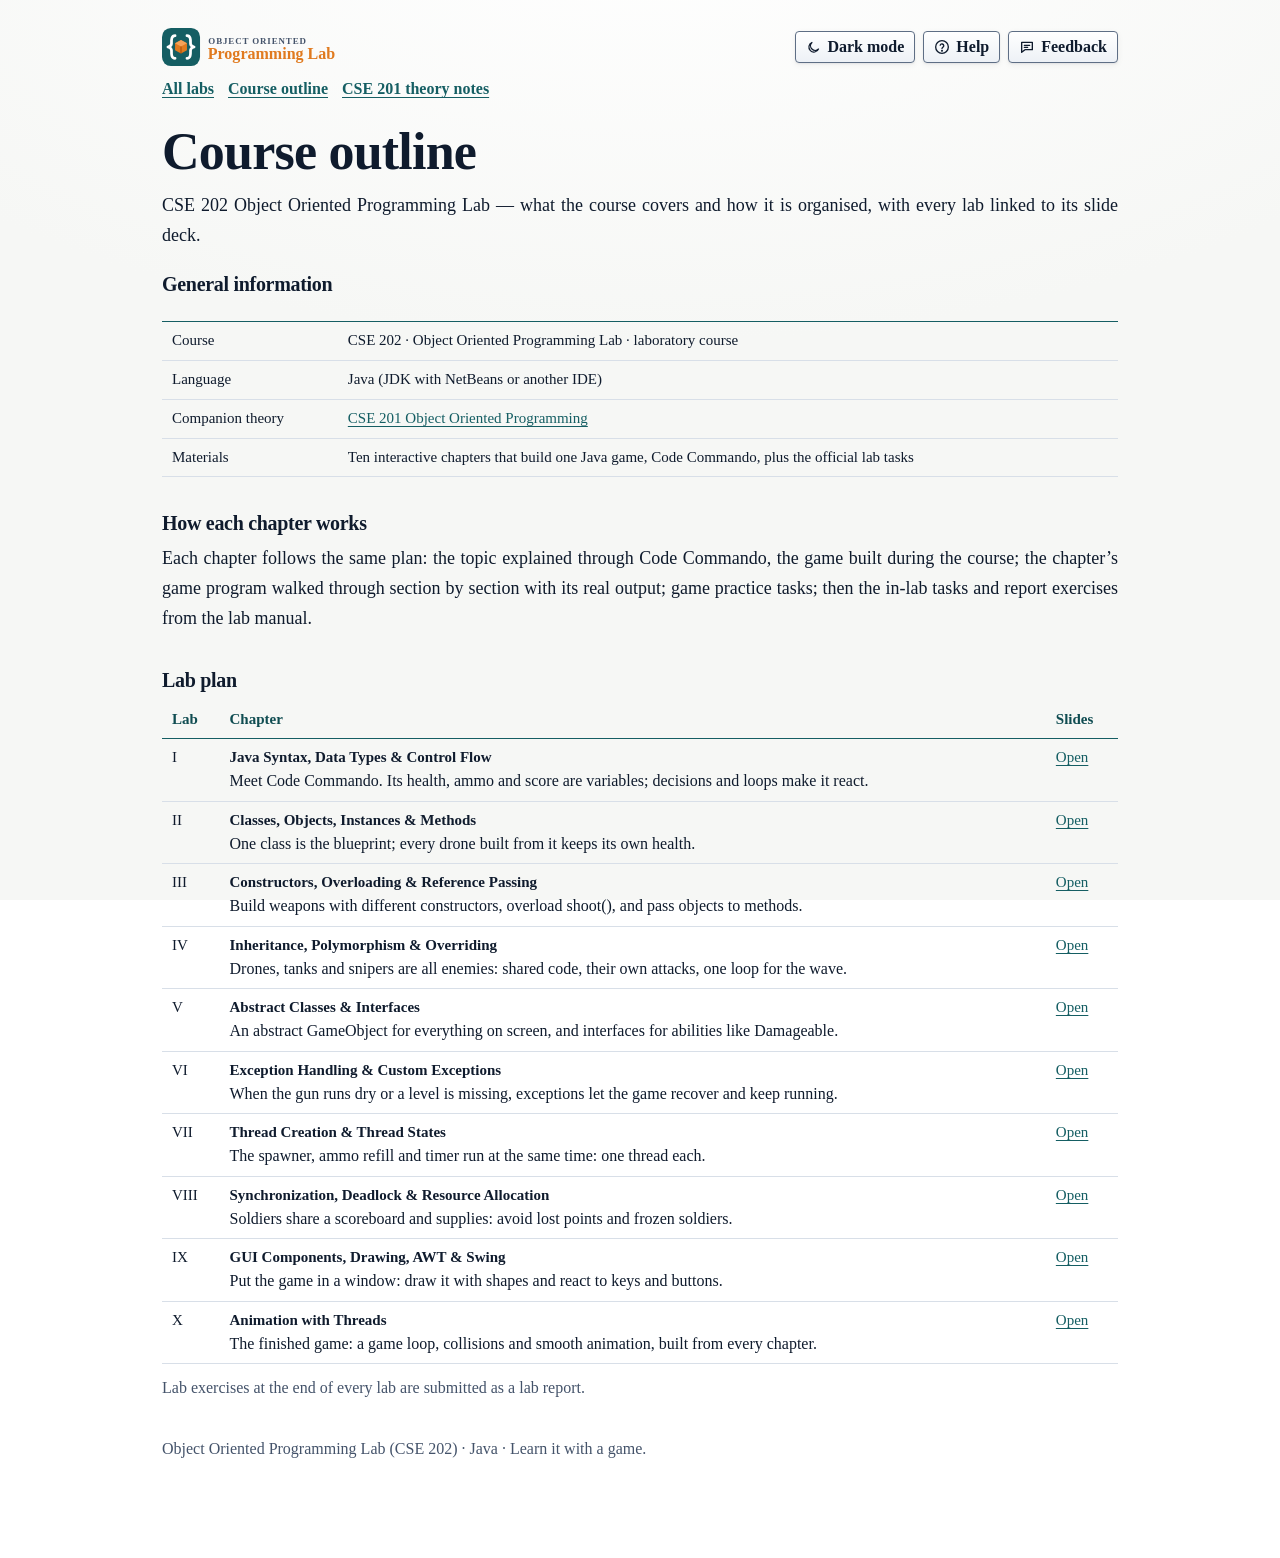
<file: course.html>
<!DOCTYPE html>
<html lang="en">
<head>
<meta charset="utf-8">
<meta name="viewport" content="width=device-width, initial-scale=1">
<meta name="description" content="Course outline for CSE 202 Object Oriented Programming Lab: what the course covers and the lab plan, with each part linked to its interactive slide deck.">
<meta name="keywords" content="java lab, oop lab, cse 202, green university, java game, learn oop with a game, threads, swing">
<meta name="author" content="Object Oriented Programming Lab Notes">
<meta name="robots" content="index, follow, max-image-preview:large">
<meta name="theme-color" content="#155E63">
<link rel="canonical" href="https://ayan-1829.github.io/CSE-202-Object-Oriented-Programming-Lab/course.html">
<link rel="icon" type="image/svg+xml" href="img/logo-mark.svg">
<link rel="icon" type="image/png" sizes="32x32" href="img/favicon-32.png">
<link rel="icon" type="image/png" sizes="16x16" href="img/favicon-16.png">
<link rel="apple-touch-icon" href="img/apple-touch-icon.png">
<link rel="manifest" href="site.webmanifest">
<meta property="og:type" content="website">
<meta property="og:site_name" content="Object Oriented Programming Lab (CSE 202)">
<meta property="og:title" content="Course Outline – Object Oriented Programming Lab (CSE 202)">
<meta property="og:description" content="Course outline for CSE 202 Object Oriented Programming Lab: what the course covers and the lab plan, with each part linked to its interactive slide deck.">
<meta property="og:url" content="https://ayan-1829.github.io/CSE-202-Object-Oriented-Programming-Lab/course.html">
<meta property="og:locale" content="en_US">
<meta property="og:image" content="https://ayan-1829.github.io/CSE-202-Object-Oriented-Programming-Lab/img/og/home.png?v=2">
<meta property="og:image:type" content="image/png">
<meta property="og:image:width" content="1200">
<meta property="og:image:height" content="630">
<meta property="og:image:alt" content="Course Outline – Object Oriented Programming Lab (CSE 202)">
<meta name="twitter:card" content="summary_large_image">
<meta name="twitter:title" content="Course Outline – Object Oriented Programming Lab (CSE 202)">
<meta name="twitter:description" content="Course outline for CSE 202 Object Oriented Programming Lab: what the course covers and the lab plan, with each part linked to its interactive slide deck.">
<meta name="twitter:image" content="https://ayan-1829.github.io/CSE-202-Object-Oriented-Programming-Lab/img/og/home.png?v=2">
<meta name="twitter:image:alt" content="Course Outline – Object Oriented Programming Lab (CSE 202)">
<title>Course Outline – Object Oriented Programming Lab (CSE 202)</title>
<link rel="preconnect" href="https://fonts.googleapis.com">
<link rel="preconnect" href="https://fonts.gstatic.com" crossorigin>
<link href="https://fonts.googleapis.com/css2?family=IBM+Plex+Mono:wght@400;500;600&display=swap" rel="stylesheet">
<link rel="stylesheet" href="css/style.css">
<link rel="stylesheet" href="css/lab.css">
<link rel="stylesheet" href="css/game.css">
</head>
<body class="index-page">
<div class="page-simple">
<header class="site-header">
<a class="brand" href="index.html" aria-label="Object Oriented Programming Lab — home"><img src="img/logo.svg" alt="Object Oriented Programming Lab" width="250" height="47"></a>
<div class="head-tools"><button type="button" class="btn sm" id="btn-theme" aria-pressed="false" aria-label="Toggle dark mode"><svg class="btn-ic" viewBox="0 0 24 24" fill="none" stroke-width="2" stroke-linecap="round" stroke-linejoin="round" aria-hidden="true"><path d="M20 14.5A8 8 0 1 1 9.5 4a6.5 6.5 0 0 0 10.5 10.5Z"></path></svg><span>Dark mode</span></button></div>
<nav class="topnav" aria-label="Primary"><a href="index.html">All labs</a><a href="course.html" aria-current="page">Course outline</a><a href="https://ayan-1829.github.io/CSE-201-Object-Oriented-Programming/">CSE 201 theory notes</a></nav>
</header>
<main>
<h1>Course outline</h1><p class="lead" style="margin:12px 0 22px">CSE 202 Object Oriented Programming Lab — what the course covers and how it is organised, with every lab linked to its slide deck.</p><section class="refsec"><h3>General information</h3><div class="scrollx"><table class="doc"><thead><tr><th style="white-space:nowrap"></th><th></th></tr></thead><tbody><tr><td style="white-space:nowrap">Course</td><td>CSE 202 · Object Oriented Programming Lab · laboratory course</td></tr><tr><td style="white-space:nowrap">Language</td><td>Java (JDK with NetBeans or another IDE)</td></tr><tr><td style="white-space:nowrap">Companion theory</td><td><a href="https://ayan-1829.github.io/CSE-201-Object-Oriented-Programming/">CSE 201 Object Oriented Programming</a></td></tr><tr><td style="white-space:nowrap">Materials</td><td>Ten interactive chapters that build one Java game, Code Commando, plus the official lab tasks</td></tr></tbody></table></div></section><section class="refsec"><h3>How each chapter works</h3><p>Each chapter follows the same plan: the topic explained through Code Commando, the game built during the course; the chapter’s game program walked through section by section with its real output; game practice tasks; then the in-lab tasks and report exercises from the lab manual.</p></section><section class="refsec"><h3>Lab plan</h3><div class="scrollx"><table class="doc"><thead><tr><th style="white-space:nowrap">Lab</th><th>Chapter</th><th style="white-space:nowrap">Slides</th></tr></thead><tbody><tr><td style="white-space:nowrap">I</td><td><b>Java Syntax, Data Types &amp; Control Flow</b><br><span class="small">Meet Code Commando. Its health, ammo and score are variables; decisions and loops make it react.</span></td><td style="white-space:nowrap"><a href="labs/01-java-basics.html">Open</a></td></tr><tr><td style="white-space:nowrap">II</td><td><b>Classes, Objects, Instances &amp; Methods</b><br><span class="small">One class is the blueprint; every drone built from it keeps its own health.</span></td><td style="white-space:nowrap"><a href="labs/02-classes-and-objects.html">Open</a></td></tr><tr><td style="white-space:nowrap">III</td><td><b>Constructors, Overloading &amp; Reference Passing</b><br><span class="small">Build weapons with different constructors, overload shoot(), and pass objects to methods.</span></td><td style="white-space:nowrap"><a href="labs/03-constructors-overloading.html">Open</a></td></tr><tr><td style="white-space:nowrap">IV</td><td><b>Inheritance, Polymorphism &amp; Overriding</b><br><span class="small">Drones, tanks and snipers are all enemies: shared code, their own attacks, one loop for the wave.</span></td><td style="white-space:nowrap"><a href="labs/04-inheritance-polymorphism.html">Open</a></td></tr><tr><td style="white-space:nowrap">V</td><td><b>Abstract Classes &amp; Interfaces</b><br><span class="small">An abstract GameObject for everything on screen, and interfaces for abilities like Damageable.</span></td><td style="white-space:nowrap"><a href="labs/05-abstract-classes-interfaces.html">Open</a></td></tr><tr><td style="white-space:nowrap">VI</td><td><b>Exception Handling &amp; Custom Exceptions</b><br><span class="small">When the gun runs dry or a level is missing, exceptions let the game recover and keep running.</span></td><td style="white-space:nowrap"><a href="labs/06-exception-handling.html">Open</a></td></tr><tr><td style="white-space:nowrap">VII</td><td><b>Thread Creation &amp; Thread States</b><br><span class="small">The spawner, ammo refill and timer run at the same time: one thread each.</span></td><td style="white-space:nowrap"><a href="labs/07-threads.html">Open</a></td></tr><tr><td style="white-space:nowrap">VIII</td><td><b>Synchronization, Deadlock &amp; Resource Allocation</b><br><span class="small">Soldiers share a scoreboard and supplies: avoid lost points and frozen soldiers.</span></td><td style="white-space:nowrap"><a href="labs/08-synchronization-deadlock.html">Open</a></td></tr><tr><td style="white-space:nowrap">IX</td><td><b>GUI Components, Drawing, AWT &amp; Swing</b><br><span class="small">Put the game in a window: draw it with shapes and react to keys and buttons.</span></td><td style="white-space:nowrap"><a href="labs/09-gui-swing.html">Open</a></td></tr><tr><td style="white-space:nowrap">X</td><td><b>Animation with Threads</b><br><span class="small">The finished game: a game loop, collisions and smooth animation, built from every chapter.</span></td><td style="white-space:nowrap"><a href="labs/10-animation.html">Open</a></td></tr></tbody></table></div><p class="small muted">Lab exercises at the end of every lab are submitted as a lab report.</p></section>
</main>
<footer class="site-foot small muted"><p>Object Oriented Programming Lab (CSE 202) · Java · Learn it with a game.</p></footer>
</div>
<script src="js/core.js"></script>
<script src="js/art.js"></script>
<script src="js/java.js"></script>
<script src="js/demos-basics.js"></script>
<script src="js/game-core.js"></script>
<script src="js/game-scenes-a.js"></script>
<script src="js/game-scenes-b.js"></script>
<script src="js/game-scenes-c.js"></script>
<script>document.querySelectorAll('[data-demo]').forEach(function (ph) { try { DEMOS[ph.getAttribute('data-demo')](ph); } catch (e) { /* the page works without the scene */ } });</script>
<script src="js/analytics.js"
        data-endpoint="https://analytics-proxy.ayansarkar1829.workers.dev"
        data-project="CSE-202 OOP Lab"></script>
<script src="js/course-events.js"></script>
<!-- help --><script src="js/help-data.js"></script><script src="js/help.js"></script><script src="js/feedback.js"></script><script src="js/progress.js"></script><!-- /help -->
</body>
</html>
</file>
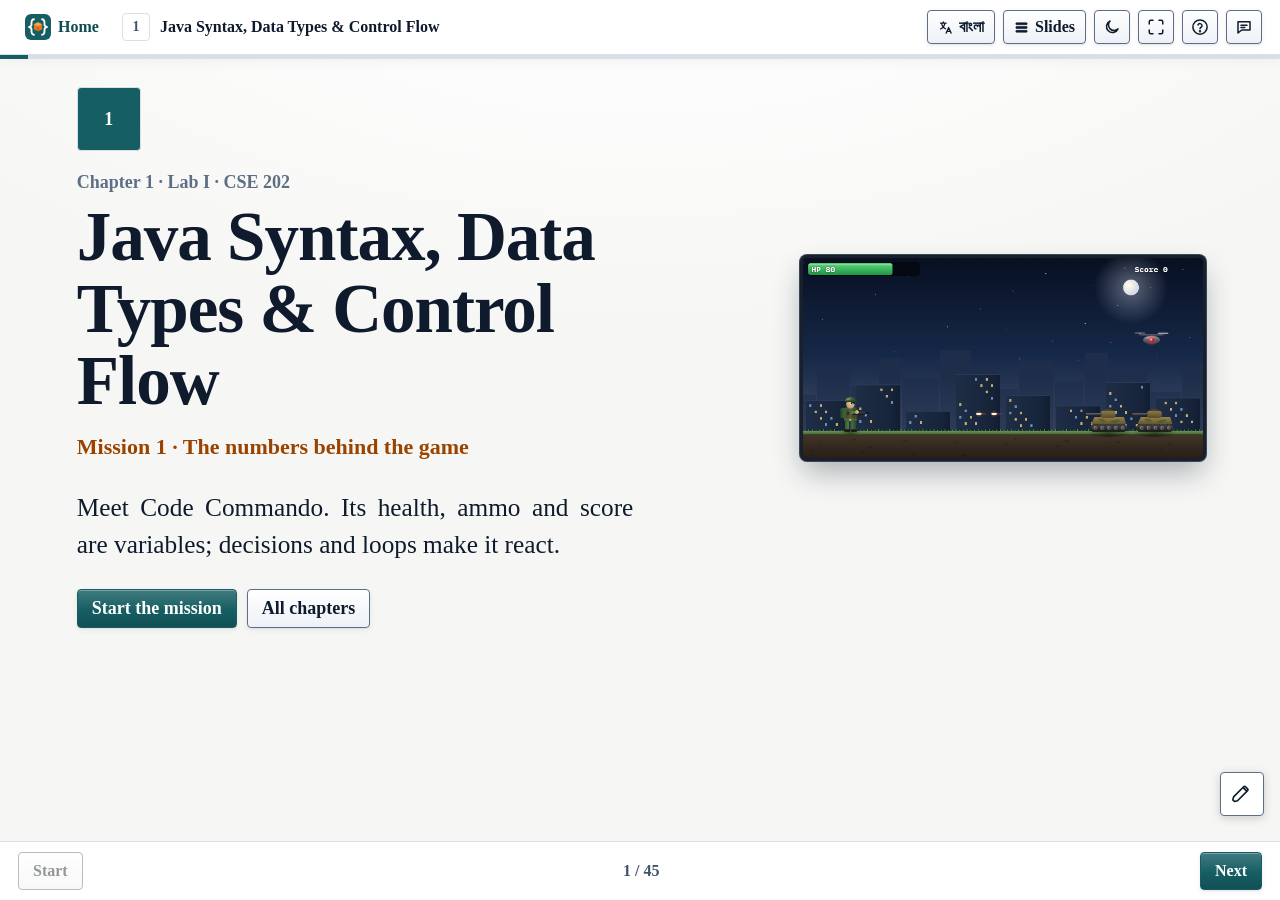
<file: labs/01-java-basics.html>
<!DOCTYPE html>
<html lang="en">
<head>
<meta charset="utf-8">
<meta name="viewport" content="width=device-width, initial-scale=1">
<meta name="description" content="Meet Code Commando. Its health, ammo and score are variables; decisions and loops make it react.">
<meta name="keywords" content="java lab, data types, type casting, switch, for loop, while loop, do-while, java game, game programming, cse 202, object oriented programming lab">
<meta name="author" content="Object Oriented Programming Lab Notes">
<meta name="robots" content="index, follow, max-image-preview:large">
<meta name="theme-color" content="#155E63">
<link rel="canonical" href="https://ayan-1829.github.io/CSE-202-Object-Oriented-Programming-Lab/labs/01-java-basics.html">
<link rel="icon" type="image/svg+xml" href="../img/logo-mark.svg">
<link rel="icon" type="image/png" sizes="32x32" href="../img/favicon-32.png">
<link rel="icon" type="image/png" sizes="16x16" href="../img/favicon-16.png">
<link rel="apple-touch-icon" href="../img/apple-touch-icon.png">
<link rel="manifest" href="../site.webmanifest">
<meta property="og:type" content="article">
<meta property="og:site_name" content="Object Oriented Programming Lab (CSE 202)">
<meta property="og:title" content="Chapter 1: Java Syntax, Data Types &amp; Control Flow | OOP Lab (CSE 202)">
<meta property="og:description" content="Meet Code Commando. Its health, ammo and score are variables; decisions and loops make it react.">
<meta property="og:url" content="https://ayan-1829.github.io/CSE-202-Object-Oriented-Programming-Lab/labs/01-java-basics.html">
<meta property="og:locale" content="en_US">
<meta property="og:image" content="https://ayan-1829.github.io/CSE-202-Object-Oriented-Programming-Lab/img/og/01-java-basics.png?v=2">
<meta property="og:image:type" content="image/png">
<meta property="og:image:width" content="1200">
<meta property="og:image:height" content="630">
<meta property="og:image:alt" content="Chapter 1 of 10: Java Syntax, Data Types &amp; Control Flow – CSE 202 Object Oriented Programming Lab">
<meta name="twitter:card" content="summary_large_image">
<meta name="twitter:title" content="Chapter 1: Java Syntax, Data Types &amp; Control Flow | OOP Lab (CSE 202)">
<meta name="twitter:description" content="Meet Code Commando. Its health, ammo and score are variables; decisions and loops make it react.">
<meta name="twitter:image" content="https://ayan-1829.github.io/CSE-202-Object-Oriented-Programming-Lab/img/og/01-java-basics.png?v=2">
<meta name="twitter:image:alt" content="Chapter 1 of 10: Java Syntax, Data Types &amp; Control Flow – CSE 202 Object Oriented Programming Lab">
<script type="application/ld+json">{"@context": "https://schema.org", "@type": "LearningResource", "name": "Java Syntax, Data Types & Control Flow", "description": "Meet Code Commando. Its health, ammo and score are variables; decisions and loops make it react.", "position": 1, "educationalLevel": "Undergraduate", "learningResourceType": "Lab session slides", "inLanguage": "en", "numberOfItems": 44, "isAccessibleForFree": true, "url": "https://ayan-1829.github.io/CSE-202-Object-Oriented-Programming-Lab/labs/01-java-basics.html", "image": "https://ayan-1829.github.io/CSE-202-Object-Oriented-Programming-Lab/img/og/01-java-basics.png", "isPartOf": {"@type": "Course", "name": "Object Oriented Programming Lab", "courseCode": "CSE 202", "url": "https://ayan-1829.github.io/CSE-202-Object-Oriented-Programming-Lab/"}}</script>
<title>Chapter 1: Java Syntax, Data Types &amp; Control Flow | OOP Lab (CSE 202)</title>
<link rel="preconnect" href="https://fonts.googleapis.com">
<link rel="preconnect" href="https://fonts.gstatic.com" crossorigin>
<link href="https://fonts.googleapis.com/css2?family=IBM+Plex+Mono:wght@400;500;600&display=swap" rel="stylesheet">
<link rel="stylesheet" href="../css/style.css">
<link rel="stylesheet" href="../css/lab.css">
<link rel="stylesheet" href="../css/game.css">
</head>
<body class="deck-page">
<div class="sr-only" id="live" aria-live="polite"></div>
<header class="deck-bar">
  <a class="home-link" href="../index.html" aria-label="Home: all chapters"><img src="../img/logo-mark.svg" alt="" width="26" height="26"><span>Home</span></a>
  <div class="deck-title"><span class="badge">1</span><span>Java Syntax, Data Types &amp; Control Flow</span></div>
  <div class="deck-actions">
    <button type="button" class="btn sm" id="btn-menu" aria-expanded="false" aria-controls="slide-menu" aria-label="Slides"><svg class="btn-ic" viewBox="0 0 24 24" fill="currentColor" stroke="none" aria-hidden="true"><rect x="3" y="4.5" width="18" height="3" rx="1"></rect><rect x="3" y="10.5" width="18" height="3" rx="1"></rect><rect x="3" y="16.5" width="18" height="3" rx="1"></rect></svg><span>Slides</span></button>
    <button type="button" class="btn sm" id="btn-theme" aria-pressed="false" aria-label="Toggle dark mode"><svg class="btn-ic" viewBox="0 0 24 24" fill="none" stroke-width="2" stroke-linecap="round" stroke-linejoin="round" aria-hidden="true"><path d="M20 14.5A8 8 0 1 1 9.5 4a6.5 6.5 0 0 0 10.5 10.5Z"></path></svg><span>Dark mode</span></button>
    <button type="button" class="btn sm" id="btn-fs" aria-pressed="false" aria-label="Full screen"><svg class="btn-ic" viewBox="0 0 24 24" fill="none" stroke-width="2" stroke-linecap="round" stroke-linejoin="round" aria-hidden="true"><path d="M8 3H5a2 2 0 0 0-2 2v3M16 3h3a2 2 0 0 1 2 2v3M8 21H5a2 2 0 0 1-2-2v-3M16 21h3a2 2 0 0 0 2-2v-3"></path></svg><span>Full screen</span></button>
  </div>
</header>
<div class="deck-progress"><i id="progress-fill"></i></div>
<main class="deck" id="deck">
<section class="slide title-slide" data-title="Java Syntax, Data Types &amp; Control Flow" aria-label="Java Syntax, Data Types &amp; Control Flow" tabindex="-1"><div class="slide-inner">
<div class="topic-art g-title-art" data-demo="g-title" data-ch="1" aria-hidden="true"></div>
<span class="badge big">1</span>
<p class="kicker">Chapter 1 · Lab I · CSE 202</p>
<h1>Java Syntax, Data Types & Control Flow</h1>
<p class="g-mission">Mission 1 · The numbers behind the game</p>
<p class="lead">Meet Code Commando. Its health, ammo and score are variables; decisions and loops make it react.</p>
<div class="row"><a class="btn pri" href="#s=2">Start the mission</a><a class="btn" href="../index.html">All chapters</a></div>
</div></section>
<section class="slide " data-title="Your mission" aria-label="Your mission" tabindex="-1"><div class="slide-inner">
<p class="kicker">Mission 1 · The numbers behind the game</p><h2>Your mission</h2><div class="hook"><p class="q">Every game you have played is secretly a spreadsheet in a hurry. Behind the explosions, the computer is just updating a few numbers, sixty times a second.</p><p>Health 100, ammo 5, score 0, name “Ranger”: in Java each one lives in a <b>variable</b> with a <b>type</b>. Add <code>if</code> and <code>switch</code> to make decisions and loops to repeat them, and the numbers start to fight back.</p></div>
</div></section>
<section class="slide " data-title="Your mission (cont.)" aria-label="Your mission (cont.)" tabindex="-1"><div class="slide-inner">
<p class="kicker">Mission 1 · The numbers behind the game</p><h2>Your mission (cont.)</h2><div data-demo="g-intro"></div>
</div></section>
<section class="slide " data-title="Chapter at a glance" aria-label="Chapter at a glance" tabindex="-1"><div style="zoom:0.95;" class="slide-inner">
<p class="kicker">Chapter 1 of 10</p><h2>Chapter at a glance</h2><div class="cols wl"><div><h3>After this chapter you can</h3><ul class=""><li>Set up and check a JDK with an IDE (NetBeans, Eclipse or IntelliJ IDEA)</li><li>Explain how <code>GameBasics.java</code> becomes bytecode that the JVM runs</li><li>Store game data in the eight primitive types and <code>String</code></li><li>Turn a <code>double</code> hit into <code>int</code> health with a cast</li><li>Make game decisions with <code>if / else if / else</code> and <code>switch</code></li><li>Repeat actions with <code>for</code>, <code>while</code> and <code>do-while</code>, steered by <code>break</code> and <code>continue</code></li></ul></div>
<div><h3>Before you start</h3><ul class=""><li>Create folders and save files</li><li>No Java yet: this chapter starts from zero</li><li>JDK 11 or later and an IDE installed (the setup slides help)</li><li>The lab tasks also read keyboard input (<code>Scanner</code>) and use a first array: their hints show how</li></ul></div></div>
<p class="note-line"><b>What is marked:</b> the 4 lab tasks (show them during the lab) and the 2 report exercises. The game tasks are practice.</p>
</div></section>
<section class="slide " data-title="Contents" aria-label="Contents" tabindex="-1"><div class="slide-inner">
<p class="kicker">Chapter 1 of 10</p><h2>Contents</h2><p class="muted">Select a part to jump to it.</p><ol class="outline-list"><li><a href="#s=5">Install Java and NetBeans</a></li><li><a href="#s=9">Today’s build: the game program</a></li><li><a href="#s=10">The topics: the idea, then the game</a></li><li><a href="#s=29">Run the game</a></li><li><a href="#s=30">Game practice tasks</a></li><li><a href="#s=33">Lab tasks</a></li><li><a href="#s=38">Lab report exercises</a></li><li><a href="#s=41">Viva questions and quiz</a></li></ol>
</div></section>
<section class="slide " data-title="Which Java do you need?" aria-label="Which Java do you need?" tabindex="-1"><div class="slide-inner">
<p class="kicker">Setting up · 1 of 4</p><h2>Which Java do you need?</h2><ul class="big-list"><li>A <b>JDK</b> (Java Development Kit): it contains the compiler <code>javac</code> and the runtime <code>java</code>. A JRE alone cannot compile.</li><li>Use the current <b>LTS</b> release, <b>JDK 25</b>, from the official Java site <code>oracle.com/java</code>. These labs need JDK 11 or later.</li><li>Install the JDK <b>first</b>, then the IDE: this course uses <b>Apache NetBeans</b>.</li><li>On the next slides, pick your operating system: each slide has direct download links, the steps and a YouTube video link.</li></ul>
</div></section>
<section class="slide " data-title="Install the JDK" aria-label="Install the JDK" tabindex="-1"><div style="zoom:0.90;" class="slide-inner">
<p class="kicker">Setting up · 2 of 4</p><h2>Install the JDK</h2><div class="os-setup" data-setup="jdk"></div>
</div></section>
<section class="slide " data-title="Install Apache NetBeans" aria-label="Install Apache NetBeans" tabindex="-1"><div class="slide-inner">
<p class="kicker">Setting up · 3 of 4</p><h2>Install Apache NetBeans</h2><div class="os-setup" data-setup="nb"></div>
</div></section>
<section class="slide " data-title="Your first project in NetBeans" aria-label="Your first project in NetBeans" tabindex="-1"><div style="zoom:0.94;" class="slide-inner">
<p class="kicker">Setting up · 4 of 4</p><h2>Your first project in NetBeans</h2><div class="os-setup" data-setup="proj"></div>
</div></section>
<section class="slide " data-title="Today’s build" aria-label="Today’s build" tabindex="-1"><div class="slide-inner">
<p class="kicker">Build the game · Chapter 1</p><h2>Today’s build</h2><ul class="pts"><li>One class, <code>GameBasics</code>, about 60 lines, with everything inside <code>main</code>.</li><li>Each topic below adds one short section to it. It prints a battle log; pictures come in Chapter 9.</li></ul>
<div class="cols wl"><div><h3>What the program does</h3><ol class="flow"><li>Print the player’s stats</li><li>Cast a 12.75 hit to a whole number</li><li>Pick the health bar colour with if-else</li><li>Pick a weapon with switch</li><li>Fire a 3-shot burst with for</li><li>Shoot a drone until it falls with while</li><li>Skip a jammed shot and stop at an empty clip</li><li>Clear the waves with do-while</li></ol></div><div><h3>Files</h3><ul class="g-files"><li><code>GameBasics.java</code> <span class="muted">(64 lines)</span></li></ul><p class="muted">64 lines in all. Each topic below shows the part of the program that uses it.</p></div></div>
</div></section>
<section class="slide " data-title="Your first Java program" aria-label="Your first Java program" tabindex="-1"><div class="slide-inner">
<p class="kicker">Topic 1 of 6</p><h2>Your first Java program</h2><div class="g-ingame"><div>In the game:</div><div>From GameBasics.java to a running program</div></div><div class="g-codeside g-topic"><pre class="code small-code">public class GameBasics {
    public static void main(String[] args) {
        System.out.println(&quot;Mission start!&quot;);
    }
}</pre><ul class="pts"><li>Java code lives inside a <b>class</b>; the file is named after the class.</li><li><code>javac GameBasics.java</code> compiles it to bytecode, <code>GameBasics.class</code>.</li><li><code>java GameBasics</code> starts the JVM, which runs <code>main</code>.</li><li>Every statement lives inside a class.</li></ul></div>
</div></section>
<section class="slide " data-title="From GameBasics.java to a running program" aria-label="From GameBasics.java to a running program" tabindex="-1"><div class="slide-inner">
<p class="kicker">Topic 1 of 6 · in the game</p><h2>From GameBasics.java to a running program</h2><div data-demo="g-jvm"></div>
</div></section>
<section class="slide " data-title="Variables and data types" aria-label="Variables and data types" tabindex="-1"><div class="slide-inner">
<p class="kicker">Topic 2 of 6</p><h2>Variables and data types</h2><div class="g-ingame"><div>In the game:</div><div>Variables: the numbers on the screen</div></div><div class="g-codeside g-topic"><div><div class="kicker g-wk"><div class="walk-file">GameBasics.java</div><div>·</div><div>The player’s stats</div></div><pre class="code small-code wide">// 1. Variables: the player&#x27;s stats
String name = &quot;Ranger&quot;;
int health = 100;
int ammo = 5;
double damage = 12.75;
boolean alive = true;
System.out.println(name + &quot; | health &quot; + health + &quot; | ammo &quot; + ammo + &quot; | alive &quot; + alive);</pre></div><ul class="pts"><li>A <b>variable</b> is a named box that holds one value.</li><li>Its <b>type</b> decides what may go in: whole numbers, decimals, one character, true/false or text.</li><li>Declare it once with its type, then use it by name.</li><li>Five variables, four types: <code>health</code> and <code>ammo</code> are both <code>int</code>, and still hold different values.</li></ul></div>
</div></section>
<section class="slide " data-title="Variables: the numbers on the screen" aria-label="Variables: the numbers on the screen" tabindex="-1"><div class="slide-inner">
<p class="kicker">Topic 2 of 6 · in the game</p><h2>Variables: the numbers on the screen</h2><div data-demo="g-hud"></div>
</div></section>
<section class="slide " data-title="Variables: the numbers on the screen (in code)" aria-label="Variables: the numbers on the screen (in code)" tabindex="-1"><div class="slide-inner">
<p class="kicker">Topic 2 of 6 · in the game, in code</p><h2>Variables: the numbers on the screen</h2><div class="scrollx"><table class="doc"><thead><tr><th>Type</th><th>In the game</th><th>Example</th></tr></thead><tbody><tr><td>byte / short</td><td>small whole numbers</td><td><code>byte lives = 3;</code> · <code>short level = 1;</code></td></tr><tr><td>int</td><td>most whole numbers</td><td><code>int health = 100;</code></td></tr><tr><td>long</td><td>huge whole numbers (suffix L)</td><td><code>long highScore = 2500000000L;</code></td></tr><tr><td>float</td><td>decimals, less precise (suffix f)</td><td><code>float speed = 2.5f;</code></td></tr><tr><td>double</td><td>decimals, the usual choice</td><td><code>double damage = 12.75;</code></td></tr><tr><td>char</td><td>one character</td><td><code>char rank = 'B';</code></td></tr><tr><td>boolean</td><td>true or false</td><td><code>boolean alive = true;</code></td></tr><tr><td>String</td><td>text (a class, not a primitive)</td><td><code>String name = "Ranger";</code></td></tr></tbody></table></div><ul class="pts"><li>Use <code>int</code> for whole numbers and <code>double</code> for decimals. Reach for the others only with a reason, such as <code>long</code> for a number too big for <code>int</code>.</li></ul>
</div></section>
<section class="slide " data-title="Type casting" aria-label="Type casting" tabindex="-1"><div class="slide-inner">
<p class="kicker">Topic 3 of 6</p><h2>Type casting</h2><div class="g-ingame"><div>In the game:</div><div>Type casting: damage into health</div></div><div class="g-codeside g-topic"><pre class="code small-code">int hit = (int) damage;                 // narrowing: 12.75 -&gt; 12
health = health - hit;                  // 100 - 12 = 88
double healthAsDouble = health;         // widening: 88 -&gt; 88.0
char nextRank = (char) (rank - 1);      // &#x27;B&#x27; - 1 = &#x27;A&#x27;</pre><ul class="pts"><li><b>Widening</b>: a small type goes into a bigger one by itself (int → double).</li><li><b>Narrowing</b>: a bigger type into a smaller one needs a cast, <code>(int)</code>, and drops the fraction.</li><li>Watch int ÷ int: 7 / 2 is 3. Cast one side to get 3.5.</li><li>The cast truncates: 12.75 becomes 12, not 13.</li></ul></div>
</div></section>
<section class="slide " data-title="Type casting: damage into health" aria-label="Type casting: damage into health" tabindex="-1"><div class="slide-inner">
<p class="kicker">Topic 3 of 6 · in the game</p><h2>Type casting: damage into health</h2><div data-demo="g-cast"></div>
</div></section>
<section class="slide " data-title="Casting the damage" aria-label="Casting the damage" tabindex="-1"><div class="slide-inner">
<p class="kicker">Topic 3 of 6 · our game program · 1 of 1 · <span class="walk-file">GameBasics.java</span></p><h2>Casting the damage</h2><div data-demo="g-explain" data-steps="[{&quot;l&quot;:[[1,1]],&quot;t&quot;:&quot;A comment, for people reading the code. Java ignores everything after &lt;code&gt;//&lt;/code&gt; on a line.&quot;},{&quot;l&quot;:[[2,2]],&quot;t&quot;:&quot;&lt;code&gt;damage&lt;/code&gt; is 12.75, a &lt;code&gt;double&lt;/code&gt;. &lt;code&gt;(int)&lt;/code&gt; in front turns it into a whole number by cutting off the .75, so &lt;code&gt;hit&lt;/code&gt; becomes 12. It does not round.&quot;},{&quot;l&quot;:[[3,3]],&quot;t&quot;:&quot;Read it right to left: first work out &lt;code&gt;health - hit&lt;/code&gt; (100 − 12 = 88), then store 88 back in &lt;code&gt;health&lt;/code&gt;. The old 100 is gone.&quot;},{&quot;l&quot;:[[4,4]],&quot;t&quot;:&quot;Print one line. Each &lt;code&gt;+&lt;/code&gt; glues the next piece on, so it prints &lt;code&gt;Hit for 12.75 -&gt; loses 12 -&gt; health 88&lt;/code&gt;.&quot;}]"><pre class="run-file" hidden>// 2. Casting: a 12.75 hit becomes a whole number
int hit = (int) damage;
health = health - hit;
System.out.println(&quot;Hit for &quot; + damage + &quot; -&gt; loses &quot; + hit + &quot; -&gt; health &quot; + health);</pre><ul class="walk-notes"><li><code>(int) damage</code> drops .75: the health loses 12.</li></ul></div>
</div></section>
<section class="slide " data-title="The if-else statement" aria-label="The if-else statement" tabindex="-1"><div class="slide-inner">
<p class="kicker">Topic 4 of 6</p><h2>The if-else statement</h2><div class="g-ingame"><div>In the game:</div><div>if / else: the health bar colour</div></div><div class="g-codeside g-topic"><pre class="code small-code">if (health &gt;= 70) {
    System.out.println(health + &quot; HP: Healthy (green bar)&quot;);
} else if (health &gt;= 30) {
    System.out.println(health + &quot; HP: Hurt (yellow bar)&quot;);
} else if (health &gt; 0) {
    System.out.println(health + &quot; HP: Critical (red bar)&quot;);
} else {
    System.out.println(&quot;Game over&quot;);
}</pre><ul class="pts"><li><code>if</code> runs a block only when its condition is <code>true</code>.</li><li><code>else if</code> tests the next condition; <code>else</code> catches the rest.</li><li>Only the <b>first</b> true branch runs.</li><li>88 HP: the first test is true, so the other branches are skipped.</li></ul></div>
</div></section>
<section class="slide " data-title="if / else: the health bar colour" aria-label="if / else: the health bar colour" tabindex="-1"><div class="slide-inner">
<p class="kicker">Topic 4 of 6 · in the game</p><h2>if / else: the health bar colour</h2><div data-demo="g-ifflow"></div>
</div></section>
<section class="slide " data-title="The health bar colour" aria-label="The health bar colour" tabindex="-1"><div class="slide-inner">
<p class="kicker">Topic 4 of 6 · our game program · 1 of 1 · <span class="walk-file">GameBasics.java</span></p><h2>The health bar colour</h2><div data-demo="g-explain" data-steps="[{&quot;l&quot;:[[2,2]],&quot;t&quot;:&quot;Is &lt;code&gt;health&lt;/code&gt; (88) at least 70? Yes, so Java runs the code inside the first pair of braces.&quot;},{&quot;l&quot;:[[3,3]],&quot;t&quot;:&quot;It prints &lt;code&gt;Health bar: green&lt;/code&gt;.&quot;},{&quot;l&quot;:[[4,8]],&quot;t&quot;:&quot;Once one branch has run, every &lt;code&gt;else&lt;/code&gt; after it is skipped. The yellow test is only reached when health is below 70, and red only when it is below 30.&quot;},{&quot;l&quot;:[[2,8]],&quot;t&quot;:&quot;Try it in your head: with health 45 the first test fails and the second passes, so the bar is yellow. With 10 both tests fail, and &lt;code&gt;else&lt;/code&gt; prints red.&quot;}]"><pre class="run-file" hidden>// 3. if-else: the colour of the health bar
if (health &gt;= 70) {
    System.out.println(&quot;Health bar: green&quot;);
} else if (health &gt;= 30) {
    System.out.println(&quot;Health bar: yellow&quot;);
} else {
    System.out.println(&quot;Health bar: red&quot;);
}</pre><ul class="walk-notes"><li>88 is at least 70, so the first branch runs and the rest are skipped.</li></ul></div>
</div></section>
<section class="slide " data-title="The switch statement" aria-label="The switch statement" tabindex="-1"><div class="slide-inner">
<p class="kicker">Topic 5 of 6</p><h2>The switch statement</h2><div class="g-ingame"><div>In the game:</div><div>switch: pick a weapon</div></div><div class="g-codeside g-topic"><div><div class="kicker g-wk"><div class="walk-file">GameBasics.java</div><div>·</div><div>Weapon select</div></div><pre class="code small-code">// 4. switch: key 2 picks the rifle
int key = 2;
switch (key) {
    case 1:  System.out.println(&quot;Weapon: Pistol&quot;); break;
    case 2:  System.out.println(&quot;Weapon: Rifle&quot;);  break;
    default: System.out.println(&quot;Weapon: Fists&quot;);
}</pre></div><ul class="pts"><li><code>switch</code> picks one <code>case</code> by the value of a variable.</li><li><code>break</code> ends the case; without it the next case runs too (fall-through).</li><li><code>default</code> runs when no case matches.</li><li>key 2 jumps straight to <code>case 2</code>; <code>break</code> stops it there.</li></ul></div>
</div></section>
<section class="slide " data-title="switch: pick a weapon" aria-label="switch: pick a weapon" tabindex="-1"><div class="slide-inner">
<p class="kicker">Topic 5 of 6 · in the game</p><h2>switch: pick a weapon</h2><div data-demo="g-switch"></div>
</div></section>
<section class="slide " data-title="Loops" aria-label="Loops" tabindex="-1"><div class="slide-inner">
<p class="kicker">Topic 6 of 6</p><h2>Loops</h2><div class="g-ingame"><div>In the game:</div><div>Loops: fire, fire, fire</div></div><div class="g-codeside g-topic"><div><div class="kicker g-wk"><div class="walk-file">GameBasics.java</div><div>·</div><div>Burst fire</div></div><pre class="code small-code">// 5. for: a burst of exactly 3 shots
for (int shot = 1; shot &lt;= 3; shot++) {
    ammo--;
    System.out.println(&quot;Shot &quot; + shot + &quot;, ammo left &quot; + ammo);
}</pre></div><ul class="pts"><li>A loop repeats a block of code. <code>for (start; test; update)</code>: you know how many times.</li><li><code>while</code> tests first (may run zero times); <code>do-while</code> tests after (runs at least once).</li><li><code>break</code> leaves the loop at once; <code>continue</code> skips to the next round.</li><li>Exactly three shots: start, test and update all sit in the header.</li></ul></div>
</div></section>
<section class="slide " data-title="Loops: fire, fire, fire" aria-label="Loops: fire, fire, fire" tabindex="-1"><div class="slide-inner">
<p class="kicker">Topic 6 of 6 · in the game</p><h2>Loops: fire, fire, fire</h2><div data-demo="g-loops"></div>
</div></section>
<section class="slide " data-title="Destroy the drone" aria-label="Destroy the drone" tabindex="-1"><div class="slide-inner">
<p class="kicker">Topic 6 of 6 · our game program · 1 of 3 · <span class="walk-file">GameBasics.java</span></p><h2>Destroy the drone</h2><div data-demo="g-explain" data-steps="[{&quot;l&quot;:[[2,2]],&quot;t&quot;:&quot;The drone starts with 60 health.&quot;},{&quot;l&quot;:[[3,3]],&quot;t&quot;:&quot;&lt;code&gt;while&lt;/code&gt; checks its condition before every round: is the drone still alive (health above 0)? 60 &amp;gt; 0, so the body runs.&quot;},{&quot;l&quot;:[[4,4]],&quot;t&quot;:&quot;&lt;code&gt;droneHealth -= 25&lt;/code&gt; is short for &lt;code&gt;droneHealth = droneHealth - 25&lt;/code&gt;: 60 becomes 35.&quot;},{&quot;l&quot;:[[5,5]],&quot;t&quot;:&quot;&lt;code&gt;Math.max(droneHealth, 0)&lt;/code&gt; gives the larger of the two numbers, so a health below 0 is printed as 0.&quot;},{&quot;l&quot;:[[3,6]],&quot;t&quot;:&quot;Back to the test: 35 &amp;gt; 0, shoot (10); 10 &amp;gt; 0, shoot (−15, printed as 0). Now −15 &amp;gt; 0 is false and the loop stops: three shots, and nobody had to count them in advance.&quot;}]"><pre class="run-file" hidden>// 6. while: shoot the drone until it falls
int droneHealth = 60;
while (droneHealth &gt; 0) {
    droneHealth -= 25;
    System.out.println(&quot;Drone health &quot; + Math.max(droneHealth, 0));
}</pre><ul class="walk-notes"><li>We do not know in advance how many shots it takes: three.</li></ul></div>
</div></section>
<section class="slide " data-title="A jam and an empty clip" aria-label="A jam and an empty clip" tabindex="-1"><div class="slide-inner">
<p class="kicker">Topic 6 of 6 · our game program · 2 of 3 · <span class="walk-file">GameBasics.java</span></p><h2>A jam and an empty clip</h2><div data-demo="g-explain" data-steps="[{&quot;l&quot;:[[2,2]],&quot;t&quot;:&quot;A &lt;code&gt;for&lt;/code&gt; loop that would try shots 1 to 5. Before it starts, &lt;code&gt;ammo&lt;/code&gt; is 2: the burst used 3 of the 5.&quot;},{&quot;l&quot;:[[3,3]],&quot;t&quot;:&quot;On shot 2 the gun jams. &lt;code&gt;continue&lt;/code&gt; skips the rest of this round and goes straight on to shot 3.&quot;},{&quot;l&quot;:[[4,4]],&quot;t&quot;:&quot;When the clip is empty, &lt;code&gt;break&lt;/code&gt; leaves the loop completely.&quot;},{&quot;l&quot;:[[5,6]],&quot;t&quot;:&quot;Otherwise, use one bullet and print how many are left.&quot;},{&quot;l&quot;:[[2,7]],&quot;t&quot;:&quot;So: shot 1 fires (ammo 1), shot 2 jams, shot 3 fires (ammo 0), and shot 4 finds the clip empty and breaks. Shot 5 never happens.&quot;}]"><pre class="run-file" hidden>// 7. break and continue: a jammed shot, then an empty clip
for (int shot = 1; shot &lt;= 5; shot++) {
    if (shot == 2) continue;            // jammed: skip this shot
    if (ammo == 0) break;               // empty: stop firing
    ammo--;
    System.out.println(&quot;Bang! ammo left &quot; + ammo);
}</pre><ul class="walk-notes"><li><code>continue</code> skips shot 2; <code>break</code> stops when ammo is 0.</li></ul></div>
</div></section>
<section class="slide " data-title="Waves" aria-label="Waves" tabindex="-1"><div class="slide-inner">
<p class="kicker">Topic 6 of 6 · our game program · 3 of 3 · <span class="walk-file">GameBasics.java</span></p><h2>Waves</h2><div data-demo="g-explain" data-steps="[{&quot;l&quot;:[[2,3]],&quot;t&quot;:&quot;5 enemies are waiting, and no wave has been fought yet.&quot;},{&quot;l&quot;:[[4,7]],&quot;t&quot;:&quot;&lt;code&gt;do&lt;/code&gt; runs the body first, with no test: &lt;code&gt;wave&lt;/code&gt; becomes 1, 3 enemies are cleared (5 − 3 = 2) and it prints &lt;code&gt;Wave 1 cleared&lt;/code&gt;.&quot;},{&quot;l&quot;:[[8,8]],&quot;t&quot;:&quot;Only now is the condition tested: 2 &amp;gt; 0, so go round again. Wave 2 leaves −1 enemies, −1 &amp;gt; 0 is false, and the loop ends after two waves.&quot;},{&quot;l&quot;:[[4,8]],&quot;t&quot;:&quot;Use &lt;code&gt;do-while&lt;/code&gt; when the body must run at least once, like the first wave of a game.&quot;}]"><pre class="run-file" hidden>// 8. do-while: fight waves until no enemies are left
int enemies = 5;
int wave = 0;
do {
    wave++;
    enemies -= 3;
    System.out.println(&quot;Wave &quot; + wave + &quot; cleared&quot;);
} while (enemies &gt; 0);</pre><ul class="walk-notes"><li>The body runs first, then <code>enemies &gt; 0</code> is tested.</li></ul></div>
</div></section>
<section class="slide " data-title="The complete game program" aria-label="The complete game program" tabindex="-1"><div class="slide-inner">
<p class="kicker">Build the game · 1 file</p><h2>The complete game program</h2><div class="codeview"><pre class="code small-code" data-file="GameBasics.java">public class GameBasics {
    public static void main(String[] args) {

        // 1. Variables: the player&#x27;s stats
        String name = &quot;Ranger&quot;;
        int health = 100;
        int ammo = 5;
        double damage = 12.75;
        boolean alive = true;
        System.out.println(name + &quot; | health &quot; + health + &quot; | ammo &quot; + ammo + &quot; | alive &quot; + alive);

        // 2. Casting: a 12.75 hit becomes a whole number
        int hit = (int) damage;
        health = health - hit;
        System.out.println(&quot;Hit for &quot; + damage + &quot; -&gt; loses &quot; + hit + &quot; -&gt; health &quot; + health);

        // 3. if-else: the colour of the health bar
        if (health &gt;= 70) {
            System.out.println(&quot;Health bar: green&quot;);
        } else if (health &gt;= 30) {
            System.out.println(&quot;Health bar: yellow&quot;);
        } else {
            System.out.println(&quot;Health bar: red&quot;);
        }

        // 4. switch: key 2 picks the rifle
        int key = 2;
        switch (key) {
            case 1:  System.out.println(&quot;Weapon: Pistol&quot;); break;
            case 2:  System.out.println(&quot;Weapon: Rifle&quot;);  break;
            default: System.out.println(&quot;Weapon: Fists&quot;);
        }

        // 5. for: a burst of exactly 3 shots
        for (int shot = 1; shot &lt;= 3; shot++) {
            ammo--;
            System.out.println(&quot;Shot &quot; + shot + &quot;, ammo left &quot; + ammo);
        }

        // 6. while: shoot the drone until it falls
        int droneHealth = 60;
        while (droneHealth &gt; 0) {
            droneHealth -= 25;
            System.out.println(&quot;Drone health &quot; + Math.max(droneHealth, 0));
        }

        // 7. break and continue: a jammed shot, then an empty clip
        for (int shot = 1; shot &lt;= 5; shot++) {
            if (shot == 2) continue;            // jammed: skip this shot
            if (ammo == 0) break;               // empty: stop firing
            ammo--;
            System.out.println(&quot;Bang! ammo left &quot; + ammo);
        }

        // 8. do-while: fight waves until no enemies are left
        int enemies = 5;
        int wave = 0;
        do {
            wave++;
            enemies -= 3;
            System.out.println(&quot;Wave &quot; + wave + &quot; cleared&quot;);
        } while (enemies &gt; 0);
    }
}</pre></div><p class="muted">Save every file in one folder, then compile and run: <code>javac *.java</code> → <code>java GameBasics</code></p>
</div></section>
<section class="slide " data-title="Expected output" aria-label="Expected output" tabindex="-1"><div class="slide-inner">
<p class="kicker">Run the game</p><h2>Expected output</h2><div data-demo="g-run" data-cmd="java GameBasics" data-steps="[{&quot;o&quot;:&quot;Ranger | health 100 | ammo 5 | alive true&quot;,&quot;f&quot;:[[0,10]]},{&quot;o&quot;:&quot;Hit for 12.75 -&gt; loses 12 -&gt; health 88&quot;,&quot;f&quot;:[[0,15]]},{&quot;o&quot;:&quot;Health bar: green&quot;,&quot;f&quot;:[[0,19]]},{&quot;o&quot;:&quot;Weapon: Rifle&quot;,&quot;f&quot;:[[0,30]]},{&quot;o&quot;:&quot;Shot 1, ammo left 4&quot;,&quot;f&quot;:[[0,37]]},{&quot;o&quot;:&quot;Shot 2, ammo left 3&quot;,&quot;f&quot;:[[0,37]]},{&quot;o&quot;:&quot;Shot 3, ammo left 2&quot;,&quot;f&quot;:[[0,37]]},{&quot;o&quot;:&quot;Drone health 35&quot;,&quot;f&quot;:[[0,44]]},{&quot;o&quot;:&quot;Drone health 10&quot;,&quot;f&quot;:[[0,44]]},{&quot;o&quot;:&quot;Drone health 0&quot;,&quot;f&quot;:[[0,44]]},{&quot;o&quot;:&quot;Bang! ammo left 1&quot;,&quot;f&quot;:[[0,52]]},{&quot;o&quot;:&quot;Bang! ammo left 0&quot;,&quot;f&quot;:[[0,52]]},{&quot;o&quot;:&quot;Wave 1 cleared&quot;,&quot;f&quot;:[[0,61]]},{&quot;o&quot;:&quot;Wave 2 cleared&quot;,&quot;f&quot;:[[0,61]]}]"><pre class="run-file" data-file="GameBasics.java" hidden>public class GameBasics {
    public static void main(String[] args) {

        // 1. Variables: the player&#x27;s stats
        String name = &quot;Ranger&quot;;
        int health = 100;
        int ammo = 5;
        double damage = 12.75;
        boolean alive = true;
        System.out.println(name + &quot; | health &quot; + health + &quot; | ammo &quot; + ammo + &quot; | alive &quot; + alive);

        // 2. Casting: a 12.75 hit becomes a whole number
        int hit = (int) damage;
        health = health - hit;
        System.out.println(&quot;Hit for &quot; + damage + &quot; -&gt; loses &quot; + hit + &quot; -&gt; health &quot; + health);

        // 3. if-else: the colour of the health bar
        if (health &gt;= 70) {
            System.out.println(&quot;Health bar: green&quot;);
        } else if (health &gt;= 30) {
            System.out.println(&quot;Health bar: yellow&quot;);
        } else {
            System.out.println(&quot;Health bar: red&quot;);
        }

        // 4. switch: key 2 picks the rifle
        int key = 2;
        switch (key) {
            case 1:  System.out.println(&quot;Weapon: Pistol&quot;); break;
            case 2:  System.out.println(&quot;Weapon: Rifle&quot;);  break;
            default: System.out.println(&quot;Weapon: Fists&quot;);
        }

        // 5. for: a burst of exactly 3 shots
        for (int shot = 1; shot &lt;= 3; shot++) {
            ammo--;
            System.out.println(&quot;Shot &quot; + shot + &quot;, ammo left &quot; + ammo);
        }

        // 6. while: shoot the drone until it falls
        int droneHealth = 60;
        while (droneHealth &gt; 0) {
            droneHealth -= 25;
            System.out.println(&quot;Drone health &quot; + Math.max(droneHealth, 0));
        }

        // 7. break and continue: a jammed shot, then an empty clip
        for (int shot = 1; shot &lt;= 5; shot++) {
            if (shot == 2) continue;            // jammed: skip this shot
            if (ammo == 0) break;               // empty: stop firing
            ammo--;
            System.out.println(&quot;Bang! ammo left &quot; + ammo);
        }

        // 8. do-while: fight waves until no enemies are left
        int enemies = 5;
        int wave = 0;
        do {
            wave++;
            enemies -= 3;
            System.out.println(&quot;Wave &quot; + wave + &quot; cleared&quot;);
        } while (enemies &gt; 0);
    }
}</pre></div>
</div></section>
<section class="slide " data-title="Game task 1: Add a shield" aria-label="Game task 1: Add a shield" tabindex="-1"><div class="slide-inner">
<p class="kicker">Game practice · 1 of 3</p><h2>Game task 1: Add a shield</h2><div class="ex task g-task"><div class="qq">Give the commando a shield that soaks up damage first.</div>
<div class="chk-head"><span>Requirements</span><span class="chk-count"></span></div><ul class="chk-list"><li><input type="checkbox" id="g1t0r0" data-key="g1t0r0"><label for="g1t0r0">Declare <code>int shield = 30;</code> and print it with the stats</label></li><li><input type="checkbox" id="g1t0r1" data-key="g1t0r1"><label for="g1t0r1">When a hit arrives, take it from the shield first; only the rest reduces health</label></li><li><input type="checkbox" id="g1t0r2" data-key="g1t0r2"><label for="g1t0r2">Use an <code>if</code> so the shield never goes below 0</label></li><li><input type="checkbox" id="g1t0r3" data-key="g1t0r3"><label for="g1t0r3">Print shield and health after a hit of 45</label></li><li><input type="checkbox" id="g1t0r4" data-key="g1t0r4"><label for="g1t0r4">Check, each time from 100 health and 30 shield: a hit of 10 leaves 20 shield, 100 health; 30 leaves 0 shield, 100 health; 45 leaves 0 shield, 85 health</label></li></ul><details class="reveal"><summary>Show a hint</summary><div class="ans">Work out <code>int overflow = hit - shield;</code> first. If it is positive the shield is gone and health loses <code>overflow</code>.</div></details></div>
</div></section>
<section class="slide " data-title="Game task 2: A fourth weapon" aria-label="Game task 2: A fourth weapon" tabindex="-1"><div class="slide-inner">
<p class="kicker">Game practice · 2 of 3</p><h2>Game task 2: A fourth weapon</h2><div class="ex task g-task"><div class="qq">Add key 4: a Laser with 40 damage.</div>
<div class="chk-head"><span>Requirements</span><span class="chk-count"></span></div><ul class="chk-list"><li><input type="checkbox" id="g1t1r0" data-key="g1t1r0"><label for="g1t1r0">Add <code>case 4</code> to the switch</label></li><li><input type="checkbox" id="g1t1r1" data-key="g1t1r1"><label for="g1t1r1">Try keys 1 to 5 in a for loop and print each weapon</label></li><li><input type="checkbox" id="g1t1r2" data-key="g1t1r2"><label for="g1t1r2">For each weapon, count the shots needed to destroy a 60 HP drone (a while loop inside the for loop)</label></li></ul><details class="reveal"><summary>Show a hint</summary><div class="ans">Put the while loop inside the for loop, and reset <code>droneHealth</code> to 60 for every weapon.</div></details></div>
</div></section>
<section class="slide " data-title="Game task 3: Accuracy grade" aria-label="Game task 3: Accuracy grade" tabindex="-1"><div class="slide-inner">
<p class="kicker">Game practice · 3 of 3</p><h2>Game task 3: Accuracy grade</h2><div class="ex task g-task"><div class="qq">Grade the player from shots fired and hits.</div>
<div class="chk-head"><span>Requirements</span><span class="chk-count"></span></div><ul class="chk-list"><li><input type="checkbox" id="g1t2r0" data-key="g1t2r0"><label for="g1t2r0"><code>int shotsFired = 40, hits = 31;</code></label></li><li><input type="checkbox" id="g1t2r1" data-key="g1t2r1"><label for="g1t2r1">Work out the accuracy as a percentage in a double (watch out for integer division)</label></li><li><input type="checkbox" id="g1t2r2" data-key="g1t2r2"><label for="g1t2r2">Use <code>switch ((int) accuracy / 10)</code> to print S (90+), A (80s), B (70s) or C</label></li><li><input type="checkbox" id="g1t2r3" data-key="g1t2r3"><label for="g1t2r3">Print the accuracy with <code>printf</code> and one decimal place</label></li></ul><details class="reveal"><summary>Show a hint</summary><div class="ans"><code>hits / shotsFired</code> is 0 with two ints. Cast one of them first: <code>(double) hits / shotsFired * 100</code>. In <code>printf</code>, <code>%.1f</code> is replaced by a double with one decimal place and <code>%n</code> ends the line.</div></details></div>
</div></section>
<section class="slide " data-title="Lab task 1: Temperature converter" aria-label="Lab task 1: Temperature converter" tabindex="-1"><div class="slide-inner">
<p class="kicker">Lab task 1 of 4</p><h2>Lab task 1: Temperature converter</h2><div class="ex task"><div class="qq">Read a temperature in Celsius and convert it to Fahrenheit, Kelvin and Rankine: F = C × 1.8 + 32, K = C + 273.15, R = F + 459.67.</div>
<div class="chk-head"><span>Requirements</span><span class="chk-count"></span></div><ul class="chk-list"><li><input type="checkbox" id="l1t0r0" data-key="l1t0r0"><label for="l1t0r0">Use <code>double</code> variables for all temperatures</label></li><li><input type="checkbox" id="l1t0r1" data-key="l1t0r1"><label for="l1t0r1">Print every converted value with a clear label</label></li><li><input type="checkbox" id="l1t0r2" data-key="l1t0r2"><label for="l1t0r2">Use meaningful variable names</label></li></ul><p class="task-check"><b>Check your answer:</b> 0 °C gives 32 °F, 273.15 K and 491.67 °R. 100 °C gives 212 °F, 373.15 K and 671.67 °R.</p><details class="reveal"><summary>Show a hint</summary><div class="ans">Put <code>import java.util.Scanner;</code> above the class, then read with <code>Scanner sc = new Scanner(System.in); double c = sc.nextDouble();</code>. Compute F first, because R depends on it.</div></details></div>
</div></section>
<section class="slide " data-title="Lab task 2: FizzBuzz extended" aria-label="Lab task 2: FizzBuzz extended" tabindex="-1"><div class="slide-inner">
<p class="kicker">Lab task 2 of 4</p><h2>Lab task 2: FizzBuzz extended</h2><div class="ex task"><div class="qq">Print 1 to 50: FizzBuzz if divisible by 3 and 5, Fizz for 3, Buzz for 5, Boom for 7, otherwise the number.</div>
<div class="chk-head"><span>Requirements</span><span class="chk-count"></span></div><ul class="chk-list"><li><input type="checkbox" id="l1t1r0" data-key="l1t1r0"><label for="l1t1r0">Use a <code>for</code> loop</label></li><li><input type="checkbox" id="l1t1r1" data-key="l1t1r1"><label for="l1t1r1">Use <code>if / else if / else</code></label></li><li><input type="checkbox" id="l1t1r2" data-key="l1t1r2"><label for="l1t1r2">Test “3 and 5” <b>before</b> 3 or 5 alone</label></li></ul><p class="task-check"><b>Check your answer:</b> The first ten lines: 1, 2, Fizz, 4, Buzz, Fizz, Boom, 8, Fizz, Buzz. 15 prints FizzBuzz.</p><details class="reveal"><summary>Show a hint</summary><div class="ans">Order matters: once one branch of an if-else chain matches, the rest are skipped. Use <code>i % 15 == 0</code> or <code>i % 3 == 0 && i % 5 == 0</code> first. The task does not say what 21, 35 and 42 (7 and also 3 or 5) should print: ask your instructor, or pick a rule (for example, test 7 last, so 21 prints Fizz), write it as a comment and say it in your report.</div></details></div>
</div></section>
<section class="slide " data-title="Lab task 3: Number system classifier" aria-label="Lab task 3: Number system classifier" tabindex="-1"><div class="slide-inner">
<p class="kicker">Lab task 3 of 4</p><h2>Lab task 3: Number system classifier</h2><div class="ex task"><div class="qq">Read an integer and classify it by the remainder when divided by 4: 0 → Divisible by 4, 1 or 3 → Odd, 2 → Even, not divisible by 4.</div>
<div class="chk-head"><span>Requirements</span><span class="chk-count"></span></div><ul class="chk-list"><li><input type="checkbox" id="l1t2r0" data-key="l1t2r0"><label for="l1t2r0">Read input with <code>Scanner</code></label></li><li><input type="checkbox" id="l1t2r1" data-key="l1t2r1"><label for="l1t2r1">Use a traditional <code>switch</code></label></li><li><input type="checkbox" id="l1t2r2" data-key="l1t2r2"><label for="l1t2r2">Print the number and its classification</label></li></ul><p class="task-check"><b>Check your answer:</b> 8 → Divisible by 4. 7 → Odd. 6 → Even, not divisible by 4.</p><details class="reveal"><summary>Show a hint</summary><div class="ans">Read with <code>Scanner</code> (put <code>import java.util.Scanner;</code> above the class). <code>case 1: case 3:</code> can share one body. Careful with negative numbers: <code>-3 % 4</code> is <code>-3</code> in Java.</div></details></div>
</div></section>
<section class="slide " data-title="Lab task 4: Digit frequency counter" aria-label="Lab task 4: Digit frequency counter" tabindex="-1"><div class="slide-inner">
<p class="kicker">Lab task 4 of 4</p><h2>Lab task 4: Digit frequency counter</h2><div class="ex task"><div class="qq">Read a positive integer and count how often each digit 0–9 appears.</div>
<div class="chk-head"><span>Requirements</span><span class="chk-count"></span></div><ul class="chk-list"><li><input type="checkbox" id="l1t3r0" data-key="l1t3r0"><label for="l1t3r0">Repeat input with <code>do-while</code> until the number is positive</label></li><li><input type="checkbox" id="l1t3r1" data-key="l1t3r1"><label for="l1t3r1">Store counts in an <code>int[10]</code></label></li><li><input type="checkbox" id="l1t3r2" data-key="l1t3r2"><label for="l1t3r2">Extract digits with a <code>while</code> loop</label></li><li><input type="checkbox" id="l1t3r3" data-key="l1t3r3"><label for="l1t3r3">Print the frequency of each digit</label></li></ul><p class="task-check"><b>Check your answer:</b> For 1002: the digit 0 appears 2 times, 1 and 2 once each, and every other digit 0 times.</p><details class="reveal"><summary>Show a hint</summary><div class="ans"><code>int[] freq = new int[10];</code> is ten counters, <code>freq[0]</code> to <code>freq[9]</code>. <code>n % 10</code> is the last digit and <code>n / 10</code> drops it. Try 1002 on paper first: which counter goes up at each step, and when does the loop stop? Use <code>long</code> for very large inputs.</div></details></div>
</div></section>
<section class="slide " data-title="Show your work" aria-label="Show your work" tabindex="-1"><div class="slide-inner">
<p class="kicker">Lab tasks</p><h2>Show your work during the lab</h2><p>For each task, show the instructor:</p><ul class="big-list"><li>the source code</li><li>a successful compilation</li><li>the running output</li><li>a short explanation of the logic you used</li></ul>
</div></section>
<section class="slide " data-title="Report exercise 1" aria-label="Report exercise 1" tabindex="-1"><div class="slide-inner">
<p class="kicker">Lab report · exercise 1 of 2</p><h2>Student grade management system</h2><div class="ex task report"><div class="qq">Manage the marks of five students in Mathematics, Physics and Chemistry.</div>
<div class="chk-head"><span>Requirements</span><span class="chk-count"></span></div><ul class="chk-list"><li><input type="checkbox" id="l1e0r0" data-key="l1e0r0"><label for="l1e0r0">Store the marks of 5 students × 3 subjects in arrays</label></li><li><input type="checkbox" id="l1e0r1" data-key="l1e0r1"><label for="l1e0r1">Compute each student’s average with loops</label></li><li><input type="checkbox" id="l1e0r2" data-key="l1e0r2"><label for="l1e0r2">Assign grades with if-else: ≥80 A, ≥70 B, ≥60 C, ≥50 D, else F</label></li><li><input type="checkbox" id="l1e0r3" data-key="l1e0r3"><label for="l1e0r3">Find and print the highest and lowest scorer</label></li><li><input type="checkbox" id="l1e0r4" data-key="l1e0r4"><label for="l1e0r4">Print a motivational message per grade using <code>switch</code></label></li><li><input type="checkbox" id="l1e0r5" data-key="l1e0r5"><label for="l1e0r5">Display the results in a clear table</label></li></ul></div>
</div></section>
<section class="slide " data-title="Report exercise 2" aria-label="Report exercise 2" tabindex="-1"><div class="slide-inner">
<p class="kicker">Lab report · exercise 2 of 2</p><h2>Pattern & sequence explorer</h2><div class="ex task report"><div class="qq">A menu-driven program: 1. Pascal’s triangle, 2. Primes by the Sieve of Eratosthenes, 3. Perfect numbers up to 10000, 4. Exit.</div>
<div class="chk-head"><span>Requirements</span><span class="chk-count"></span></div><ul class="chk-list"><li><input type="checkbox" id="l1e1r0" data-key="l1e1r0"><label for="l1e1r0">Repeat the menu with <code>do-while</code></label></li><li><input type="checkbox" id="l1e1r1" data-key="l1e1r1"><label for="l1e1r1">Handle choices with <code>switch</code></label></li><li><input type="checkbox" id="l1e1r2" data-key="l1e1r2"><label for="l1e1r2">Use nested loops where needed</label></li><li><input type="checkbox" id="l1e1r3" data-key="l1e1r3"><label for="l1e1r3">Use arrays where appropriate (the sieve)</label></li><li><input type="checkbox" id="l1e1r4" data-key="l1e1r4"><label for="l1e1r4">Validate user input</label></li></ul></div>
</div></section>
<section class="slide " data-title="Writing the lab report" aria-label="Writing the lab report" tabindex="-1"><div class="slide-inner">
<p class="kicker">Lab report</p><h2>Writing the lab report</h2><ul class="big-list"><li>Problem statement and your design (classes, fields, methods)</li><li>Complete source code, formatted and commented</li><li>Sample output or screenshots for normal <b>and</b> edge cases</li><li>A short discussion: what each OOP concept did in your program</li></ul><div class="integrity"><h3>Academic integrity</h3><p>Copying from the internet, classmates, seniors or any other unauthorized source is strictly prohibited. Full marks may be deducted if plagiarism, copied work or academic dishonesty is detected. Complete the tasks, implementation, output analysis and report yourself.</p></div>
</div></section>
<section class="slide " data-title="Viva questions (1 of 2)" aria-label="Viva questions (1 of 2)" tabindex="-1"><div class="slide-inner">
<p class="kicker">Discussion</p><h2>Viva questions (1 of 2)</h2><div class="ex"><div class="qq">Why is <code>long highScore = 2500000000L;</code> written with an L?</div><details class="reveal"><summary>Show the answer</summary><div class="ans">The number is too big for an int. Without the L, Java reads it as an int and refuses to compile.</div></details></div><div class="ex"><div class="qq"><code>int hit = (int) 12.75;</code> gives 12. Why not 13?</div><details class="reveal"><summary>Show the answer</summary><div class="ans">A cast to int truncates: it drops the fraction. Use <code>Math.round</code> to round.</div></details></div>
</div></section>
<section class="slide " data-title="Viva questions (2 of 2)" aria-label="Viva questions (2 of 2)" tabindex="-1"><div class="slide-inner">
<p class="kicker">Discussion</p><h2>Viva questions (2 of 2)</h2><div class="ex"><div class="qq">What happens if you remove the <code>break</code> after <code>case 2</code>?</div><details class="reveal"><summary>Show the answer</summary><div class="ans">Execution falls through into <code>default</code>, so key 2 prints “Weapon: Rifle” and then “Weapon: Fists”.</div></details></div><div class="ex"><div class="qq">When would a game use do-while instead of while?</div><details class="reveal"><summary>Show the answer</summary><div class="ans">When the body must run at least once, such as showing the menu or playing the first wave before checking whether to go on.</div></details></div>
</div></section>
<section class="slide " data-title="Quiz" aria-label="Quiz" tabindex="-1"><div class="slide-inner">
<p class="kicker">Check yourself</p><h2>Quiz</h2><div><div class="quiz-host" data-quiz-key="game1"></div><script type="application/json" class="quiz-json">[{"q": "Which type fits <code>alive<\/code> (is the player still in the game)?", "o": ["int", "char", "boolean", "String"], "a": 2, "w": "boolean holds true or false."}, {"q": "<code>double damage = 12.75; int hit = (int) damage;<\/code> What is hit?", "o": ["13", "12", "12.75", "a compile error"], "a": 1, "w": "A cast to int cuts off the fraction."}, {"q": "A switch has no <code>break<\/code> after case 1, and key is 1. Which code runs?", "o": ["only case 1", "case 1 and the cases below it, until a break", "only default", "nothing"], "a": 1, "w": "Without break, execution falls through."}, {"q": "Which loop always runs its body at least once?", "o": ["for", "while", "do-while", "none of them"], "a": 2, "w": "do-while tests after the body."}, {"q": "Inside a loop, <code>continue<\/code>\u2026", "o": ["ends the program", "leaves the loop", "skips to the next round of the loop", "restarts the loop from the beginning"], "a": 2, "w": "break leaves the loop; continue skips the rest of this round."}]</script></div>
</div></section>
<section class="slide " data-title="Summary" aria-label="Summary" tabindex="-1"><div class="slide-inner">
<p class="kicker">Mission debrief</p><h2>Summary</h2><ul class="sumlist"><li>A game is numbers and words in variables; the type decides what fits.</li><li>double → int needs a cast and drops the fraction; int → double is automatic.</li><li>if-else chooses by condition; switch chooses by value (remember break).</li><li>for: a known number of times. while: while a condition holds. do-while: at least once.</li><li>Next mission: turn the player and the enemies into objects.</li></ul><div class="nextcard"><a class="btn pri" href="02-classes-and-objects.html">Next: Mission 2 · Build the characters</a><a class="btn" href="../index.html">All chapters</a></div>
</div></section>
</main>
<footer class="deck-foot">
  <button type="button" class="btn" id="prev">Previous</button>
  <span class="counter" id="counter">1 / 44</span>
  <button type="button" class="btn pri" id="next">Next</button>
</footer>
<aside id="slide-menu" hidden aria-label="Slide list"><div class="menu-head"><h3>Slides in this chapter</h3><button type="button" id="btn-menu-close" class="menu-close" aria-label="Close slide list">&#10005;</button></div></aside>
<noscript><p style="padding:20px">This chapter needs JavaScript for the slides, the game scenes and the interactive examples.</p></noscript>
<script src="../js/core.js"></script>
<script src="../js/art.js"></script>
<script src="../js/java.js"></script>
<script src="../js/tracer.js"></script>
<script src="../js/traces.js"></script>
<script src="../js/lab-traces.js"></script>
<script src="../js/figs.js"></script>
<script src="../js/lab-figs.js"></script>
<script src="../js/demos-basics.js"></script>
<script src="../js/demos-oop.js"></script>
<script src="../js/demos-adv.js"></script>
<script src="../js/game-core.js"></script>
<script src="../js/game-scenes-a.js"></script>
<script src="../js/game-scenes-b.js"></script>
<script src="../js/game-scenes-c.js"></script>
<script src="../js/quiz.js"></script>
<script src="../js/page.js"></script>
<script src="../js/lab.js"></script>
<script>window.OOP_TOPIC = {"id": 1, "prev": null, "next": "02-classes-and-objects.html", "nextLabel": "Next chapter"};</script>
<script>mountPage();</script>
<script src="../js/slides.js"></script>
<script src="../js/annotate.js"></script>
<script src="../js/lang.js"></script>
<script src="../js/analytics.js"
        data-endpoint="https://analytics-proxy.ayansarkar1829.workers.dev"
        data-project="CSE-202 OOP Lab"></script>
<script src="../js/course-events.js"></script>
<!-- help --><script src="../js/help-data.js"></script><script src="../js/help.js"></script><script src="../js/feedback.js"></script><script src="../js/progress.js"></script><!-- /help -->
</body>
</html>
</file>
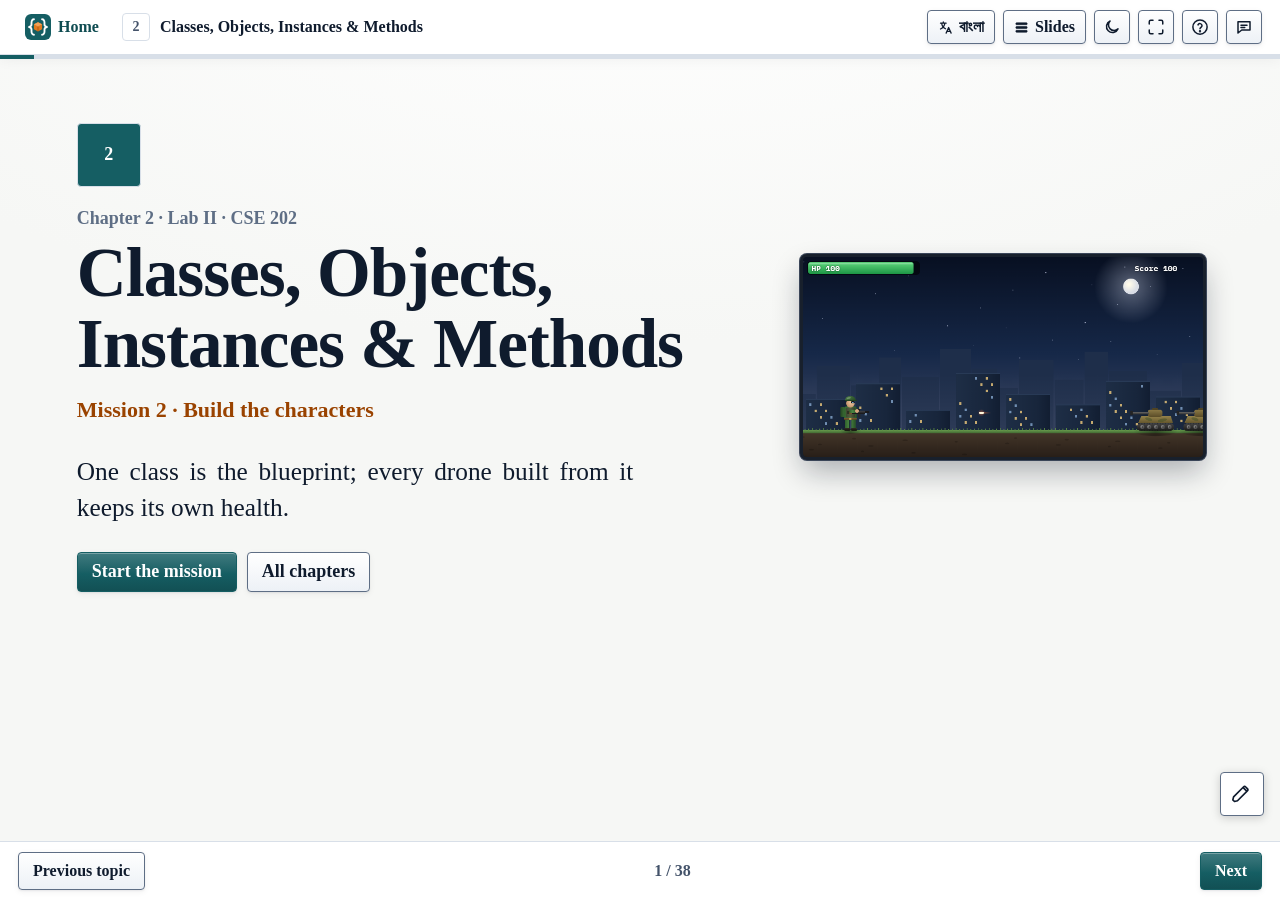
<file: labs/02-classes-and-objects.html>
<!DOCTYPE html>
<html lang="en">
<head>
<meta charset="utf-8">
<meta name="viewport" content="width=device-width, initial-scale=1">
<meta name="description" content="One class is the blueprint; every drone built from it keeps its own health.">
<meta name="keywords" content="java class, object, constructor, this keyword, encapsulation, static, reference semantics, lab, java game, game programming, cse 202, object oriented programming lab">
<meta name="author" content="Object Oriented Programming Lab Notes">
<meta name="robots" content="index, follow, max-image-preview:large">
<meta name="theme-color" content="#155E63">
<link rel="canonical" href="https://ayan-1829.github.io/CSE-202-Object-Oriented-Programming-Lab/labs/02-classes-and-objects.html">
<link rel="icon" type="image/svg+xml" href="../img/logo-mark.svg">
<link rel="icon" type="image/png" sizes="32x32" href="../img/favicon-32.png">
<link rel="icon" type="image/png" sizes="16x16" href="../img/favicon-16.png">
<link rel="apple-touch-icon" href="../img/apple-touch-icon.png">
<link rel="manifest" href="../site.webmanifest">
<meta property="og:type" content="article">
<meta property="og:site_name" content="Object Oriented Programming Lab (CSE 202)">
<meta property="og:title" content="Chapter 2: Classes, Objects, Instances &amp; Methods | OOP Lab (CSE 202)">
<meta property="og:description" content="One class is the blueprint; every drone built from it keeps its own health.">
<meta property="og:url" content="https://ayan-1829.github.io/CSE-202-Object-Oriented-Programming-Lab/labs/02-classes-and-objects.html">
<meta property="og:locale" content="en_US">
<meta property="og:image" content="https://ayan-1829.github.io/CSE-202-Object-Oriented-Programming-Lab/img/og/02-classes-and-objects.png?v=2">
<meta property="og:image:type" content="image/png">
<meta property="og:image:width" content="1200">
<meta property="og:image:height" content="630">
<meta property="og:image:alt" content="Chapter 2 of 10: Classes, Objects, Instances &amp; Methods – CSE 202 Object Oriented Programming Lab">
<meta name="twitter:card" content="summary_large_image">
<meta name="twitter:title" content="Chapter 2: Classes, Objects, Instances &amp; Methods | OOP Lab (CSE 202)">
<meta name="twitter:description" content="One class is the blueprint; every drone built from it keeps its own health.">
<meta name="twitter:image" content="https://ayan-1829.github.io/CSE-202-Object-Oriented-Programming-Lab/img/og/02-classes-and-objects.png?v=2">
<meta name="twitter:image:alt" content="Chapter 2 of 10: Classes, Objects, Instances &amp; Methods – CSE 202 Object Oriented Programming Lab">
<script type="application/ld+json">{"@context": "https://schema.org", "@type": "LearningResource", "name": "Classes, Objects, Instances & Methods", "description": "One class is the blueprint; every drone built from it keeps its own health.", "position": 2, "educationalLevel": "Undergraduate", "learningResourceType": "Lab session slides", "inLanguage": "en", "numberOfItems": 38, "isAccessibleForFree": true, "url": "https://ayan-1829.github.io/CSE-202-Object-Oriented-Programming-Lab/labs/02-classes-and-objects.html", "image": "https://ayan-1829.github.io/CSE-202-Object-Oriented-Programming-Lab/img/og/02-classes-and-objects.png", "isPartOf": {"@type": "Course", "name": "Object Oriented Programming Lab", "courseCode": "CSE 202", "url": "https://ayan-1829.github.io/CSE-202-Object-Oriented-Programming-Lab/"}}</script>
<title>Chapter 2: Classes, Objects, Instances &amp; Methods | OOP Lab (CSE 202)</title>
<link rel="preconnect" href="https://fonts.googleapis.com">
<link rel="preconnect" href="https://fonts.gstatic.com" crossorigin>
<link href="https://fonts.googleapis.com/css2?family=IBM+Plex+Mono:wght@400;500;600&display=swap" rel="stylesheet">
<link rel="stylesheet" href="../css/style.css">
<link rel="stylesheet" href="../css/lab.css">
<link rel="stylesheet" href="../css/game.css">
</head>
<body class="deck-page">
<div class="sr-only" id="live" aria-live="polite"></div>
<header class="deck-bar">
  <a class="home-link" href="../index.html" aria-label="Home: all chapters"><img src="../img/logo-mark.svg" alt="" width="26" height="26"><span>Home</span></a>
  <div class="deck-title"><span class="badge">2</span><span>Classes, Objects, Instances &amp; Methods</span></div>
  <div class="deck-actions">
    <button type="button" class="btn sm" id="btn-menu" aria-expanded="false" aria-controls="slide-menu" aria-label="Slides"><svg class="btn-ic" viewBox="0 0 24 24" fill="currentColor" stroke="none" aria-hidden="true"><rect x="3" y="4.5" width="18" height="3" rx="1"></rect><rect x="3" y="10.5" width="18" height="3" rx="1"></rect><rect x="3" y="16.5" width="18" height="3" rx="1"></rect></svg><span>Slides</span></button>
    <button type="button" class="btn sm" id="btn-theme" aria-pressed="false" aria-label="Toggle dark mode"><svg class="btn-ic" viewBox="0 0 24 24" fill="none" stroke-width="2" stroke-linecap="round" stroke-linejoin="round" aria-hidden="true"><path d="M20 14.5A8 8 0 1 1 9.5 4a6.5 6.5 0 0 0 10.5 10.5Z"></path></svg><span>Dark mode</span></button>
    <button type="button" class="btn sm" id="btn-fs" aria-pressed="false" aria-label="Full screen"><svg class="btn-ic" viewBox="0 0 24 24" fill="none" stroke-width="2" stroke-linecap="round" stroke-linejoin="round" aria-hidden="true"><path d="M8 3H5a2 2 0 0 0-2 2v3M16 3h3a2 2 0 0 1 2 2v3M8 21H5a2 2 0 0 1-2-2v-3M16 21h3a2 2 0 0 0 2-2v-3"></path></svg><span>Full screen</span></button>
  </div>
</header>
<div class="deck-progress"><i id="progress-fill"></i></div>
<main class="deck" id="deck">
<section class="slide title-slide" data-title="Classes, Objects, Instances &amp; Methods" aria-label="Classes, Objects, Instances &amp; Methods" tabindex="-1"><div class="slide-inner">
<div class="topic-art g-title-art" data-demo="g-title" data-ch="2" aria-hidden="true"></div>
<span class="badge big">2</span>
<p class="kicker">Chapter 2 · Lab II · CSE 202</p>
<h1>Classes, Objects, Instances & Methods</h1>
<p class="g-mission">Mission 2 · Build the characters</p>
<p class="lead">One class is the blueprint; every drone built from it keeps its own health.</p>
<div class="row"><a class="btn pri" href="#s=2">Start the mission</a><a class="btn" href="../index.html">All chapters</a></div>
</div></section>
<section class="slide " data-title="Your mission" aria-label="Your mission" tabindex="-1"><div class="slide-inner">
<p class="kicker">Mission 2 · Build the characters</p><h2>Your mission</h2><div class="hook"><p class="q">Three drones attack at once. A beginner copies the drone code three times. Then the boss says: “Make it fifty.”</p><p>Write one <b>class</b>, <code>Enemy</code>, as a blueprint, and build as many <b>objects</b> as you like with <code>new</code>. Fifty drones, one class — and each object keeps its own health.</p></div>
</div></section>
<section class="slide " data-title="Chapter at a glance" aria-label="Chapter at a glance" tabindex="-1"><div class="slide-inner">
<p class="kicker">Chapter 2 of 10</p><h2>Chapter at a glance</h2><div class="cols wl"><div><h3>After this chapter you can</h3><ul class=""><li>Explain class and object with the Enemy blueprint and its drones</li><li>Write fields, a constructor and methods for <code>Player</code> and <code>Enemy</code></li><li>Protect fields with <code>private</code> and a validating setter</li><li>Tell instance members from static members (<code>enemiesSpawned</code>)</li><li>Follow references from stack variables to heap objects</li></ul></div>
<div><h3>Before you start</h3><ul class=""><li>Chapter 1: variables, if and loops</li><li>Compile and run a program with several files: <code>javac *.java</code></li></ul></div></div>
<p class="note-line"><b>What is marked:</b> the 3 lab tasks (show them during the lab) and the 2 report exercises. The game tasks are practice.</p>
</div></section>
<section class="slide " data-title="Contents" aria-label="Contents" tabindex="-1"><div class="slide-inner">
<p class="kicker">Chapter 2 of 10</p><h2>Contents</h2><p class="muted">Select a part to jump to it.</p><ol class="outline-list"><li><a href="#s=5">Today’s build: the game program</a></li><li><a href="#s=6">The topics: the idea, then the game</a></li><li><a href="#s=23">Run the game</a></li><li><a href="#s=24">Game practice tasks</a></li><li><a href="#s=27">Lab tasks</a></li><li><a href="#s=32">Lab report exercises</a></li><li><a href="#s=35">Viva questions and quiz</a></li></ol>
</div></section>
<section class="slide " data-title="Today’s build" aria-label="Today’s build" tabindex="-1"><div class="slide-inner">
<p class="kicker">Build the game · Chapter 2</p><h2>Today’s build</h2><ul class="pts"><li>Three files: <code>Player</code> and <code>Enemy</code> are the blueprints; <code>BattleDemo</code> builds the objects and runs a small fight.</li><li>Compile all three together: <code>javac *.java</code>, then <code>java BattleDemo</code>.</li></ul>
<div class="cols wl"><div><h3>What the program does</h3><ol class="flow"><li>Create one Player and two Enemy objects</li><li>Show that each object keeps its own health</li><li>Let the objects fight by calling each other’s methods</li><li>Test the validating setter with 250 and -30</li><li>Make a second reference to the same drone</li></ol></div><div><h3>Files</h3><ul class="g-files"><li><code>Player.java</code> <span class="muted">(68 lines)</span></li><li><code>Enemy.java</code> <span class="muted">(38 lines)</span></li><li><code>BattleDemo.java</code> <span class="muted">(39 lines)</span></li></ul><p class="muted">145 lines in all. Each topic below shows the part of the program that uses it.</p></div></div>
</div></section>
<section class="slide " data-title="Class and object" aria-label="Class and object" tabindex="-1"><div class="slide-inner">
<p class="kicker">Topic 1 of 6</p><h2>Class and object</h2><div class="g-ingame"><div>In the game:</div><div>Class = blueprint, object = the real thing</div></div><div class="g-codeside g-topic"><div><div class="kicker g-wk"><div class="walk-file">BattleDemo.java</div><div>·</div><div>BattleDemo: creating objects</div></div><pre class="code small-code">System.out.println(&quot;=== Creating objects with new ===&quot;);
Player ranger = new Player(&quot;Ranger&quot;, 100, 5);
Enemy drone1 = new Enemy(&quot;Drone-1&quot;, 40, 50);
Enemy drone2 = new Enemy(&quot;Drone-2&quot;, 40, 50);
ranger.showStatus();
System.out.println(&quot;Players created: &quot; + Player.getPlayersCreated());
System.out.println(&quot;Enemies spawned: &quot; + Enemy.getEnemiesSpawned());

System.out.println(&quot;\n=== Each object keeps its own state ===&quot;);
ranger.shoot(drone1);
System.out.println(&quot;drone1 health: &quot; + drone1.getHealth());
System.out.println(&quot;drone2 health: &quot; + drone2.getHealth());</pre></div><ul class="pts"><li>A <b>class</b> is a blueprint: it lists what every object has and does.</li><li>An <b>object</b> is one real thing built from the class with <code>new</code>.</li><li>Each object keeps its own values.</li><li>Three <code>new</code>s: three objects.</li></ul></div>
</div></section>
<section class="slide " data-title="Class = blueprint, object = the real thing" aria-label="Class = blueprint, object = the real thing" tabindex="-1"><div class="slide-inner">
<p class="kicker">Topic 1 of 6 · in the game</p><h2>Class = blueprint, object = the real thing</h2><div data-demo="g-blueprint"></div>
</div></section>
<section class="slide " data-title="Fields, constructor and this" aria-label="Fields, constructor and this" tabindex="-1"><div class="slide-inner">
<p class="kicker">Topic 2 of 6</p><h2>Fields, constructor and this</h2><div class="g-codeside"><pre class="code small-code">public class Enemy {
    private String type;
    private int health;
    private int points;

    public Enemy(String type, int health, int points) {
        this.type = type;
        this.health = health;
        this.points = points;
    }
}</pre><ul class="pts"><li><b>Fields</b> are the variables inside an object.</li><li>A <b>constructor</b> has the class name and no return type; it fills the fields when <code>new</code> runs.</li><li><code>this.health</code> means “this object’s field” when a parameter has the same name.</li><li><b>Fields</b> hold each object’s state.</li></ul></div>
</div></section>
<section class="slide " data-title="Player: fields and a static counter" aria-label="Player: fields and a static counter" tabindex="-1"><div class="slide-inner">
<p class="kicker">Topic 2 of 6 · our game program · 1 of 2 · <span class="walk-file">Player.java</span></p><h2>Player: fields and a static counter</h2><div data-demo="g-explain" data-steps="[{&quot;l&quot;:[[1,1]],&quot;t&quot;:&quot;&lt;code&gt;class Player&lt;/code&gt; is the blueprint of a player. It is not a player yet: &lt;code&gt;new Player(...)&lt;/code&gt; makes one later.&quot;},{&quot;l&quot;:[[3,6]],&quot;t&quot;:&quot;Four &lt;b&gt;fields&lt;/b&gt;: the data every player carries. &lt;code&gt;private&lt;/code&gt; means only code inside this class can touch them.&quot;},{&quot;l&quot;:[[9,9]],&quot;t&quot;:&quot;&lt;code&gt;static&lt;/code&gt; makes one counter for the whole class instead of one per player. It starts at 0.&quot;},{&quot;l&quot;:[[1,9]],&quot;t&quot;:&quot;Picture two Player objects: each has its own name, health, ammo and score, but both share the one &lt;code&gt;playersCreated&lt;/code&gt;.&quot;}]"><pre class="run-file" hidden>public class Player {
    // Fields: every Player object gets its own copy
    private String name;
    private int health;
    private int ammo;
    private int score;

    // Static field: one copy shared by the whole class
    private static int playersCreated = 0;</pre><ul class="walk-notes"><li>Four private fields: every Player object gets its own.</li><li><code>playersCreated</code> is static: shared by all players.</li></ul></div>
</div></section>
<section class="slide " data-title="The Player constructor" aria-label="The Player constructor" tabindex="-1"><div class="slide-inner">
<p class="kicker">Topic 2 of 6 · our game program · 2 of 2 · <span class="walk-file">Player.java</span></p><h2>The Player constructor</h2><div data-demo="g-explain" data-steps="[{&quot;l&quot;:[[2,2]],&quot;t&quot;:&quot;The &lt;b&gt;constructor&lt;/b&gt; has the class’s name and no return type. It runs once each time &lt;code&gt;new Player(\&quot;Ranger\&quot;, 100, 5)&lt;/code&gt; is written; the three values arrive here as &lt;code&gt;name&lt;/code&gt;, &lt;code&gt;health&lt;/code&gt; and &lt;code&gt;ammo&lt;/code&gt;.&quot;},{&quot;l&quot;:[[3,3]],&quot;t&quot;:&quot;Two things are called &lt;code&gt;name&lt;/code&gt;: the parameter that just arrived and the field. &lt;code&gt;this.name&lt;/code&gt; means “the field of this object”, so the line copies the parameter into the field.&quot;},{&quot;l&quot;:[[4,4]],&quot;t&quot;:&quot;Health is not copied straight in: &lt;code&gt;setHealth&lt;/code&gt; checks it first (a later slide shows how).&quot;},{&quot;l&quot;:[[5,6]],&quot;t&quot;:&quot;Ammo is copied as given, and every new player starts with a score of 0.&quot;},{&quot;l&quot;:[[7,7]],&quot;t&quot;:&quot;Add 1 to the shared counter, so the class knows how many players have been made.&quot;}]"><pre class="run-file" hidden>// Constructor: runs once for each new Player
public Player(String name, int health, int ammo) {
    this.name = name;
    setHealth(health);
    this.ammo = ammo;
    this.score = 0;
    playersCreated++;
}</pre><ul class="walk-notes"><li><code>this.name</code> is the field, <code>name</code> the parameter.</li><li>Health goes through <code>setHealth</code>, so even the constructor is checked.</li></ul></div>
</div></section>
<section class="slide " data-title="Methods" aria-label="Methods" tabindex="-1"><div class="slide-inner">
<p class="kicker">Topic 3 of 6</p><h2>Methods</h2><div class="g-ingame"><div>In the game:</div><div>Methods: what objects can do</div></div><div class="g-codeside"><pre class="code small-code">ranger.shoot(drone1);          // the player acts on a drone

// inside Player.shoot(Enemy target):
ammo--;
target.takeDamage(25);         // the drone changes its own health
if (!target.isAlive()) {
    score += target.getPoints();
}</pre><ul class="pts"><li>A <b>method</b> is something an object can do.</li><li>It may take parameters and may <code>return</code> a value (<code>void</code> returns nothing).</li><li>Call it on an object: <code>c.increment()</code>.</li><li>A method is called on an object: <code>ranger.shoot(…)</code>.</li></ul></div>
</div></section>
<section class="slide " data-title="shoot(): one object acts on another" aria-label="shoot(): one object acts on another" tabindex="-1"><div class="slide-inner">
<p class="kicker">Topic 3 of 6 · our game program · 1 of 4 · <span class="walk-file">Player.java</span></p><h2>shoot(): one object acts on another</h2><div data-demo="g-explain" data-steps="[{&quot;l&quot;:[[1,1]],&quot;t&quot;:&quot;&lt;code&gt;shoot&lt;/code&gt; is given the enemy to shoot, called &lt;code&gt;target&lt;/code&gt; inside the method. &lt;code&gt;void&lt;/code&gt; means it gives nothing back.&quot;},{&quot;l&quot;:[[2,5]],&quot;t&quot;:&quot;&lt;code&gt;!&lt;/code&gt; means “not”. If the target is already destroyed, print a message and &lt;code&gt;return&lt;/code&gt;: the method ends there, and nothing below it runs.&quot;},{&quot;l&quot;:[[6,9]],&quot;t&quot;:&quot;The same idea for an empty clip: print “click!” and stop.&quot;},{&quot;l&quot;:[[10,11]],&quot;t&quot;:&quot;Getting this far means the shot is fine: use one bullet (&lt;code&gt;ammo--&lt;/code&gt;), then call &lt;code&gt;takeDamage(25)&lt;/code&gt; on the &lt;b&gt;enemy&lt;/b&gt; object. The player’s own health does not change.&quot;},{&quot;l&quot;:[[12,12]],&quot;t&quot;:&quot;Ask the enemy for its type and its new health, and print them.&quot;},{&quot;l&quot;:[[13,16]],&quot;t&quot;:&quot;Did that shot destroy it? If so, add the enemy’s points to this player’s score (&lt;code&gt;score += …&lt;/code&gt; means &lt;code&gt;score = score + …&lt;/code&gt;).&quot;}]"><pre class="run-file" hidden>public void shoot(Enemy target) {
    if (!target.isAlive()) {
        System.out.println(name + &quot; holds fire: &quot; + target.getType() + &quot; is already destroyed&quot;);
        return;
    }
    if (ammo == 0) {
        System.out.println(name + &quot; pulls the trigger: click! Out of ammo&quot;);
        return;
    }
    ammo--;
    target.takeDamage(25);
    System.out.println(name + &quot; shoots &quot; + target.getType() + &quot; -&gt; its health &quot; + target.getHealth());
    if (!target.isAlive()) {
        score += target.getPoints();
        System.out.println(target.getType() + &quot; destroyed! +&quot; + target.getPoints() + &quot; points&quot;);
    }
}</pre><ul class="walk-notes"><li>Two early <code>return</code>s: a destroyed target, an empty clip.</li><li><code>target.takeDamage(25)</code> changes the drone, not the player.</li><li>Points are added only when the shot destroys it.</li></ul></div>
</div></section>
<section class="slide " data-title="takeDamage(), isAlive() and showStatus()" aria-label="takeDamage(), isAlive() and showStatus()" tabindex="-1"><div class="slide-inner">
<p class="kicker">Topic 3 of 6 · our game program · 2 of 4 · <span class="walk-file">Player.java</span></p><h2>takeDamage(), isAlive() and showStatus()</h2><div data-demo="g-explain" data-steps="[{&quot;l&quot;:[[1,3]],&quot;t&quot;:&quot;To lose health, the player calls its own setter with the lower value. The setter keeps health at 0 or above, so it can never go negative.&quot;},{&quot;l&quot;:[[5,7]],&quot;t&quot;:&quot;&lt;code&gt;health &amp;gt; 0&lt;/code&gt; is either true or false, so the method returns a &lt;code&gt;boolean&lt;/code&gt;: alive or not.&quot;},{&quot;l&quot;:[[9,11]],&quot;t&quot;:&quot;Print the player’s current data on one line. Each object prints its own values.&quot;}]"><pre class="run-file" hidden>public void takeDamage(int amount) {
    setHealth(health - amount);
}

public boolean isAlive() {
    return health &gt; 0;
}

public void showStatus() {
    System.out.println(&quot;[&quot; + name + &quot;] health &quot; + health + &quot; | ammo &quot; + ammo + &quot; | score &quot; + score);
}</pre><ul class="walk-notes"><li>takeDamage reuses the setter, so health never goes below 0.</li></ul></div>
</div></section>
<section class="slide " data-title="Enemy: its methods" aria-label="Enemy: its methods" tabindex="-1"><div class="slide-inner">
<p class="kicker">Topic 3 of 6 · our game program · 3 of 4 · <span class="walk-file">Enemy.java</span></p><h2>Enemy: its methods</h2><div data-demo="g-explain" data-steps="[{&quot;l&quot;:[[1,4]],&quot;t&quot;:&quot;Getters, as in Player.&quot;},{&quot;l&quot;:[[6,8]],&quot;t&quot;:&quot;An enemy is alive while its health is above 0.&quot;},{&quot;l&quot;:[[10,15]],&quot;t&quot;:&quot;Take the damage, then stop health from going below 0.&quot;},{&quot;l&quot;:[[17,22]],&quot;t&quot;:&quot;&lt;code&gt;attack&lt;/code&gt; is given a Player. If this enemy is still alive, it calls &lt;code&gt;takeDamage(10)&lt;/code&gt; on that player: one object changing another through its methods.&quot;}]"><pre class="run-file" hidden>public String getType() { return type; }
public int getHealth()  { return health; }
public int getPoints()  { return points; }
public static int getEnemiesSpawned() { return enemiesSpawned; }

public boolean isAlive() {
    return health &gt; 0;
}

public void takeDamage(int amount) {
    health -= amount;
    if (health &lt; 0) {
        health = 0;
    }
}

public void attack(Player target) {
    if (isAlive()) {
        target.takeDamage(10);
        System.out.println(type + &quot; zaps &quot; + target.getName() + &quot; -&gt; health &quot; + target.getHealth());
    }
}</pre><ul class="walk-notes"><li><code>attack</code> calls a method on the Player it is given.</li></ul></div>
</div></section>
<section class="slide " data-title="BattleDemo: the fight" aria-label="BattleDemo: the fight" tabindex="-1"><div class="slide-inner">
<p class="kicker">Topic 3 of 6 · our game program · 4 of 4 · <span class="walk-file">BattleDemo.java</span></p><h2>BattleDemo: the fight</h2><div data-demo="g-explain" data-steps="[{&quot;l&quot;:[[2,2]],&quot;t&quot;:&quot;drone2 zaps the ranger: health 100 → 90.&quot;},{&quot;l&quot;:[[3,3]],&quot;t&quot;:&quot;The ranger shoots drone1 again. It had 15 left from the first shot, so it is destroyed and the ranger scores 50.&quot;},{&quot;l&quot;:[[4,5]],&quot;t&quot;:&quot;drone2 zaps again (health 80), and the ranger shoots drone2 (40 → 15).&quot;},{&quot;l&quot;:[[6,6]],&quot;t&quot;:&quot;drone1 is already destroyed, so &lt;code&gt;shoot&lt;/code&gt; stops at its first &lt;code&gt;return&lt;/code&gt; and no bullet is used.&quot;},{&quot;l&quot;:[[7,8]],&quot;t&quot;:&quot;drone2 goes from 15 to 0: destroyed, +50. The next shot at it is refused, like line 6.&quot;},{&quot;l&quot;:[[9,9]],&quot;t&quot;:&quot;The status line: health 80, ammo 1, score 100. Five bullets, four shots fired, two refused.&quot;}]"><pre class="run-file" hidden>System.out.println(&quot;\n=== The fight: objects calling each other&#x27;s methods ===&quot;);
drone2.attack(ranger);
ranger.shoot(drone1);
drone2.attack(ranger);
ranger.shoot(drone2);
ranger.shoot(drone1);
ranger.shoot(drone2);
ranger.shoot(drone2);
ranger.showStatus();</pre><ul class="walk-notes"><li>Objects take turns calling each other’s methods.</li><li>Shooting a destroyed drone is refused, so no ammo is wasted.</li></ul></div>
</div></section>
<section class="slide " data-title="Encapsulation" aria-label="Encapsulation" tabindex="-1"><div class="slide-inner">
<p class="kicker">Topic 4 of 6</p><h2>Encapsulation</h2><div class="g-ingame"><div>In the game:</div><div>Encapsulation: private fields and a validating setter</div></div><div class="g-codeside"><pre class="code small-code">private int health;

public int getHealth() { return health; }

public void setHealth(int health) {
    if (health &lt; 0) {
        health = 0;
    }
    if (health &gt; 100) {
        health = 100;
    }
    this.health = health;
}</pre><ul class="pts"><li>Make fields <code>private</code>: only the class itself can touch them.</li><li>Give controlled access with public <b>getters</b> and <b>setters</b>.</li><li>A setter can refuse bad values.</li><li><code>private</code>: only code inside the class can touch the field.</li></ul></div>
</div></section>
<section class="slide " data-title="Getters and the validating setter" aria-label="Getters and the validating setter" tabindex="-1"><div class="slide-inner">
<p class="kicker">Topic 4 of 6 · our game program · 1 of 1 · <span class="walk-file">Player.java</span></p><h2>Getters and the validating setter</h2><div data-demo="g-explain" data-steps="[{&quot;l&quot;:[[2,5]],&quot;t&quot;:&quot;&lt;b&gt;Getters&lt;/b&gt;: the fields are private, so other classes ask for a value through these methods. They can read it, but not change it.&quot;},{&quot;l&quot;:[[6,6]],&quot;t&quot;:&quot;A &lt;code&gt;static&lt;/code&gt; getter belongs to the class, so it is called as &lt;code&gt;Player.getPlayersCreated()&lt;/code&gt;, without any player object.&quot;},{&quot;l&quot;:[[9,9]],&quot;t&quot;:&quot;The &lt;b&gt;setter&lt;/b&gt; is the only way to change health from outside the class.&quot;},{&quot;l&quot;:[[10,15]],&quot;t&quot;:&quot;It fixes a bad value first: below 0 becomes 0, above 100 becomes 100.&quot;},{&quot;l&quot;:[[16,16]],&quot;t&quot;:&quot;Only then is the value stored. So &lt;code&gt;setHealth(250)&lt;/code&gt; stores 100.&quot;}]"><pre class="run-file" hidden>// Getters: read-only access to private fields
public String getName() { return name; }
public int getHealth()  { return health; }
public int getAmmo()    { return ammo; }
public int getScore()   { return score; }
public static int getPlayersCreated() { return playersCreated; }

// Validating setter: health always stays between 0 and 100
public void setHealth(int health) {
    if (health &lt; 0) {
        health = 0;
    }
    if (health &gt; 100) {
        health = 100;
    }
    this.health = health;
}</pre><ul class="walk-notes"><li>Getters give read-only access.</li><li>The setter clamps health to 0..100.</li></ul></div>
</div></section>
<section class="slide " data-title="Instance and static members" aria-label="Instance and static members" tabindex="-1"><div class="slide-inner">
<p class="kicker">Topic 5 of 6</p><h2>Instance and static members</h2><div class="g-ingame"><div>In the game:</div><div>Instance members and static members</div></div><div class="g-codeside"><pre class="code small-code">private int health;                      // one per object
private static int enemiesSpawned = 0;   // one for the whole class

public Enemy(String type, int health, int points) {
    …
    enemiesSpawned++;                    // counts every new Enemy
}

int n = Enemy.getEnemiesSpawned();       // called on the class</pre><ul class="pts"><li>An <b>instance</b> field: every object has its own copy (each drone’s health).</li><li>A <code>static</code> field: one copy shared by the whole class (how many enemies were spawned).</li><li>Use a static member through the class name: <code>Enemy.enemiesSpawned</code>.</li><li>An <b>instance</b> field belongs to each object.</li></ul></div>
</div></section>
<section class="slide " data-title="Enemy: fields, counter and constructor" aria-label="Enemy: fields, counter and constructor" tabindex="-1"><div class="slide-inner">
<p class="kicker">Topic 5 of 6 · our game program · 1 of 1 · <span class="walk-file">Enemy.java</span></p><h2>Enemy: fields, counter and constructor</h2><div data-demo="g-explain" data-steps="[{&quot;l&quot;:[[1,4]],&quot;t&quot;:&quot;Enemy follows the same plan as Player: private fields for its type, its health and the points it is worth.&quot;},{&quot;l&quot;:[[7,7]],&quot;t&quot;:&quot;A static counter, shared by all enemies.&quot;},{&quot;l&quot;:[[9,14]],&quot;t&quot;:&quot;The constructor copies the three values into the fields and adds 1 to the counter. &lt;code&gt;new Enemy(\&quot;Drone-1\&quot;, 40, 50)&lt;/code&gt; makes a drone with 40 health, worth 50 points.&quot;}]"><pre class="run-file" hidden>public class Enemy {
    private String type;
    private int health;
    private int points;

    // Counts every Enemy ever created
    private static int enemiesSpawned = 0;

    public Enemy(String type, int health, int points) {
        this.type = type;
        this.health = health;
        this.points = points;
        enemiesSpawned++;
    }</pre><ul class="walk-notes"><li>The same pattern as Player.</li><li><code>enemiesSpawned++</code> runs once per new Enemy.</li></ul></div>
</div></section>
<section class="slide " data-title="References" aria-label="References" tabindex="-1"><div class="slide-inner">
<p class="kicker">Topic 6 of 6</p><h2>References</h2><div class="g-ingame"><div>In the game:</div><div>References: stack and heap</div></div><div class="g-codeside g-topic"><div><div class="kicker g-wk"><div class="walk-file">BattleDemo.java</div><div>·</div><div>BattleDemo: the setter and references</div></div><pre class="code small-code wide">System.out.println(&quot;\n=== Encapsulation: the setter validates ===&quot;);
ranger.setHealth(250);
System.out.println(&quot;setHealth(250) -&gt; health &quot; + ranger.getHealth());
ranger.setHealth(-30);
System.out.println(&quot;setHealth(-30) -&gt; health &quot; + ranger.getHealth() + &quot;, alive? &quot; + ranger.isAlive());

System.out.println(&quot;\n=== References: two names, one object ===&quot;);
Enemy target = drone1;
System.out.println(&quot;target == drone1 ? &quot; + (target == drone1));
System.out.println(&quot;target.getType(): &quot; + target.getType());
System.out.println(&quot;Enemies spawned is still &quot; + Enemy.getEnemiesSpawned() + &quot; (no new object was made)&quot;);</pre></div><ul class="pts"><li>A class-type variable holds a <b>reference</b> (an arrow) to an object on the heap.</li><li><code>b2 = b1</code> copies the arrow, not the object: both point to the same box.</li><li><code>null</code> means the variable points to nothing.</li><li>250 is clamped to 100; -30 to 0.</li></ul></div>
</div></section>
<section class="slide " data-title="References: stack and heap" aria-label="References: stack and heap" tabindex="-1"><div class="slide-inner">
<p class="kicker">Topic 6 of 6 · in the game</p><h2>References: stack and heap</h2><div data-demo="g-refs"></div>
</div></section>
<section class="slide " data-title="The complete game program" aria-label="The complete game program" tabindex="-1"><div class="slide-inner">
<p class="kicker">Build the game · 3 files</p><h2>The complete game program</h2><div class="codeview"><pre class="code small-code" data-file="Player.java">public class Player {
    // Fields: every Player object gets its own copy
    private String name;
    private int health;
    private int ammo;
    private int score;

    // Static field: one copy shared by the whole class
    private static int playersCreated = 0;

    // Constructor: runs once for each new Player
    public Player(String name, int health, int ammo) {
        this.name = name;
        setHealth(health);
        this.ammo = ammo;
        this.score = 0;
        playersCreated++;
    }

    // Getters: read-only access to private fields
    public String getName() { return name; }
    public int getHealth()  { return health; }
    public int getAmmo()    { return ammo; }
    public int getScore()   { return score; }
    public static int getPlayersCreated() { return playersCreated; }

    // Validating setter: health always stays between 0 and 100
    public void setHealth(int health) {
        if (health &lt; 0) {
            health = 0;
        }
        if (health &gt; 100) {
            health = 100;
        }
        this.health = health;
    }

    // Methods: what a player can do
    public void shoot(Enemy target) {
        if (!target.isAlive()) {
            System.out.println(name + &quot; holds fire: &quot; + target.getType() + &quot; is already destroyed&quot;);
            return;
        }
        if (ammo == 0) {
            System.out.println(name + &quot; pulls the trigger: click! Out of ammo&quot;);
            return;
        }
        ammo--;
        target.takeDamage(25);
        System.out.println(name + &quot; shoots &quot; + target.getType() + &quot; -&gt; its health &quot; + target.getHealth());
        if (!target.isAlive()) {
            score += target.getPoints();
            System.out.println(target.getType() + &quot; destroyed! +&quot; + target.getPoints() + &quot; points&quot;);
        }
    }

    public void takeDamage(int amount) {
        setHealth(health - amount);
    }

    public boolean isAlive() {
        return health &gt; 0;
    }

    public void showStatus() {
        System.out.println(&quot;[&quot; + name + &quot;] health &quot; + health + &quot; | ammo &quot; + ammo + &quot; | score &quot; + score);
    }
}</pre><pre class="code small-code" data-file="Enemy.java">public class Enemy {
    private String type;
    private int health;
    private int points;

    // Counts every Enemy ever created
    private static int enemiesSpawned = 0;

    public Enemy(String type, int health, int points) {
        this.type = type;
        this.health = health;
        this.points = points;
        enemiesSpawned++;
    }

    public String getType() { return type; }
    public int getHealth()  { return health; }
    public int getPoints()  { return points; }
    public static int getEnemiesSpawned() { return enemiesSpawned; }

    public boolean isAlive() {
        return health &gt; 0;
    }

    public void takeDamage(int amount) {
        health -= amount;
        if (health &lt; 0) {
            health = 0;
        }
    }

    public void attack(Player target) {
        if (isAlive()) {
            target.takeDamage(10);
            System.out.println(type + &quot; zaps &quot; + target.getName() + &quot; -&gt; health &quot; + target.getHealth());
        }
    }
}</pre><pre class="code small-code" data-file="BattleDemo.java">public class BattleDemo {
    public static void main(String[] args) {

        System.out.println(&quot;=== Creating objects with new ===&quot;);
        Player ranger = new Player(&quot;Ranger&quot;, 100, 5);
        Enemy drone1 = new Enemy(&quot;Drone-1&quot;, 40, 50);
        Enemy drone2 = new Enemy(&quot;Drone-2&quot;, 40, 50);
        ranger.showStatus();
        System.out.println(&quot;Players created: &quot; + Player.getPlayersCreated());
        System.out.println(&quot;Enemies spawned: &quot; + Enemy.getEnemiesSpawned());

        System.out.println(&quot;\n=== Each object keeps its own state ===&quot;);
        ranger.shoot(drone1);
        System.out.println(&quot;drone1 health: &quot; + drone1.getHealth());
        System.out.println(&quot;drone2 health: &quot; + drone2.getHealth());

        System.out.println(&quot;\n=== The fight: objects calling each other&#x27;s methods ===&quot;);
        drone2.attack(ranger);
        ranger.shoot(drone1);
        drone2.attack(ranger);
        ranger.shoot(drone2);
        ranger.shoot(drone1);
        ranger.shoot(drone2);
        ranger.shoot(drone2);
        ranger.showStatus();

        System.out.println(&quot;\n=== Encapsulation: the setter validates ===&quot;);
        ranger.setHealth(250);
        System.out.println(&quot;setHealth(250) -&gt; health &quot; + ranger.getHealth());
        ranger.setHealth(-30);
        System.out.println(&quot;setHealth(-30) -&gt; health &quot; + ranger.getHealth() + &quot;, alive? &quot; + ranger.isAlive());

        System.out.println(&quot;\n=== References: two names, one object ===&quot;);
        Enemy target = drone1;
        System.out.println(&quot;target == drone1 ? &quot; + (target == drone1));
        System.out.println(&quot;target.getType(): &quot; + target.getType());
        System.out.println(&quot;Enemies spawned is still &quot; + Enemy.getEnemiesSpawned() + &quot; (no new object was made)&quot;);
    }
}</pre></div><p class="muted">Save every file in one folder, then compile and run: <code>javac *.java</code> → <code>java BattleDemo</code></p>
</div></section>
<section class="slide " data-title="Expected output" aria-label="Expected output" tabindex="-1"><div class="slide-inner">
<p class="kicker">Run the game</p><h2>Expected output</h2><div data-demo="g-run" data-cmd="java BattleDemo" data-steps="[{&quot;o&quot;:&quot;=== Creating objects with new ===&quot;,&quot;f&quot;:[[0,4]]},{&quot;o&quot;:&quot;[Ranger] health 100 | ammo 5 | score 0&quot;,&quot;f&quot;:[[1,66],[0,8]]},{&quot;o&quot;:&quot;Players created: 1&quot;,&quot;f&quot;:[[0,9]]},{&quot;o&quot;:&quot;Enemies spawned: 2&quot;,&quot;f&quot;:[[0,10]]},{&quot;o&quot;:&quot;&quot;,&quot;f&quot;:[[0,12]]},{&quot;o&quot;:&quot;=== Each object keeps its own state ===&quot;,&quot;f&quot;:[[0,12]]},{&quot;o&quot;:&quot;Ranger shoots Drone-1 -&gt; its health 15&quot;,&quot;f&quot;:[[1,50],[0,13]]},{&quot;o&quot;:&quot;drone1 health: 15&quot;,&quot;f&quot;:[[0,14]]},{&quot;o&quot;:&quot;drone2 health: 40&quot;,&quot;f&quot;:[[0,15]]},{&quot;o&quot;:&quot;&quot;,&quot;f&quot;:[[0,17]]},{&quot;o&quot;:&quot;=== The fight: objects calling each other&#x27;s methods ===&quot;,&quot;f&quot;:[[0,17]]},{&quot;o&quot;:&quot;Drone-2 zaps Ranger -&gt; health 90&quot;,&quot;f&quot;:[[2,35],[0,18]]},{&quot;o&quot;:&quot;Ranger shoots Drone-1 -&gt; its health 0&quot;,&quot;f&quot;:[[1,50],[0,19]]},{&quot;o&quot;:&quot;Drone-1 destroyed! +50 points&quot;,&quot;f&quot;:[[1,53],[0,19]]},{&quot;o&quot;:&quot;Drone-2 zaps Ranger -&gt; health 80&quot;,&quot;f&quot;:[[2,35],[0,20]]},{&quot;o&quot;:&quot;Ranger shoots Drone-2 -&gt; its health 15&quot;,&quot;f&quot;:[[1,50],[0,21]]},{&quot;o&quot;:&quot;Ranger holds fire: Drone-1 is already destroyed&quot;,&quot;f&quot;:[[1,41],[0,22]]},{&quot;o&quot;:&quot;Ranger shoots Drone-2 -&gt; its health 0&quot;,&quot;f&quot;:[[1,50],[0,23]]},{&quot;o&quot;:&quot;Drone-2 destroyed! +50 points&quot;,&quot;f&quot;:[[1,53],[0,23]]},{&quot;o&quot;:&quot;Ranger holds fire: Drone-2 is already destroyed&quot;,&quot;f&quot;:[[1,41],[0,24]]},{&quot;o&quot;:&quot;[Ranger] health 80 | ammo 1 | score 100&quot;,&quot;f&quot;:[[1,66],[0,25]]},{&quot;o&quot;:&quot;&quot;,&quot;f&quot;:[[0,27]]},{&quot;o&quot;:&quot;=== Encapsulation: the setter validates ===&quot;,&quot;f&quot;:[[0,27]]},{&quot;o&quot;:&quot;setHealth(250) -&gt; health 100&quot;,&quot;f&quot;:[[0,29]]},{&quot;o&quot;:&quot;setHealth(-30) -&gt; health 0, alive? false&quot;,&quot;f&quot;:[[0,31]]},{&quot;o&quot;:&quot;&quot;,&quot;f&quot;:[[0,33]]},{&quot;o&quot;:&quot;=== References: two names, one object ===&quot;,&quot;f&quot;:[[0,33]]},{&quot;o&quot;:&quot;target == drone1 ? true&quot;,&quot;f&quot;:[[0,35]]},{&quot;o&quot;:&quot;target.getType(): Drone-1&quot;,&quot;f&quot;:[[0,36]]},{&quot;o&quot;:&quot;Enemies spawned is still 2 (no new object was made)&quot;,&quot;f&quot;:[[0,37]]}]"><pre class="run-file" data-file="BattleDemo.java" hidden>public class BattleDemo {
    public static void main(String[] args) {

        System.out.println(&quot;=== Creating objects with new ===&quot;);
        Player ranger = new Player(&quot;Ranger&quot;, 100, 5);
        Enemy drone1 = new Enemy(&quot;Drone-1&quot;, 40, 50);
        Enemy drone2 = new Enemy(&quot;Drone-2&quot;, 40, 50);
        ranger.showStatus();
        System.out.println(&quot;Players created: &quot; + Player.getPlayersCreated());
        System.out.println(&quot;Enemies spawned: &quot; + Enemy.getEnemiesSpawned());

        System.out.println(&quot;\n=== Each object keeps its own state ===&quot;);
        ranger.shoot(drone1);
        System.out.println(&quot;drone1 health: &quot; + drone1.getHealth());
        System.out.println(&quot;drone2 health: &quot; + drone2.getHealth());

        System.out.println(&quot;\n=== The fight: objects calling each other&#x27;s methods ===&quot;);
        drone2.attack(ranger);
        ranger.shoot(drone1);
        drone2.attack(ranger);
        ranger.shoot(drone2);
        ranger.shoot(drone1);
        ranger.shoot(drone2);
        ranger.shoot(drone2);
        ranger.showStatus();

        System.out.println(&quot;\n=== Encapsulation: the setter validates ===&quot;);
        ranger.setHealth(250);
        System.out.println(&quot;setHealth(250) -&gt; health &quot; + ranger.getHealth());
        ranger.setHealth(-30);
        System.out.println(&quot;setHealth(-30) -&gt; health &quot; + ranger.getHealth() + &quot;, alive? &quot; + ranger.isAlive());

        System.out.println(&quot;\n=== References: two names, one object ===&quot;);
        Enemy target = drone1;
        System.out.println(&quot;target == drone1 ? &quot; + (target == drone1));
        System.out.println(&quot;target.getType(): &quot; + target.getType());
        System.out.println(&quot;Enemies spawned is still &quot; + Enemy.getEnemiesSpawned() + &quot; (no new object was made)&quot;);
    }
}</pre><pre class="run-file" data-file="Player.java" hidden>public class Player {
    // Fields: every Player object gets its own copy
    private String name;
    private int health;
    private int ammo;
    private int score;

    // Static field: one copy shared by the whole class
    private static int playersCreated = 0;

    // Constructor: runs once for each new Player
    public Player(String name, int health, int ammo) {
        this.name = name;
        setHealth(health);
        this.ammo = ammo;
        this.score = 0;
        playersCreated++;
    }

    // Getters: read-only access to private fields
    public String getName() { return name; }
    public int getHealth()  { return health; }
    public int getAmmo()    { return ammo; }
    public int getScore()   { return score; }
    public static int getPlayersCreated() { return playersCreated; }

    // Validating setter: health always stays between 0 and 100
    public void setHealth(int health) {
        if (health &lt; 0) {
            health = 0;
        }
        if (health &gt; 100) {
            health = 100;
        }
        this.health = health;
    }

    // Methods: what a player can do
    public void shoot(Enemy target) {
        if (!target.isAlive()) {
            System.out.println(name + &quot; holds fire: &quot; + target.getType() + &quot; is already destroyed&quot;);
            return;
        }
        if (ammo == 0) {
            System.out.println(name + &quot; pulls the trigger: click! Out of ammo&quot;);
            return;
        }
        ammo--;
        target.takeDamage(25);
        System.out.println(name + &quot; shoots &quot; + target.getType() + &quot; -&gt; its health &quot; + target.getHealth());
        if (!target.isAlive()) {
            score += target.getPoints();
            System.out.println(target.getType() + &quot; destroyed! +&quot; + target.getPoints() + &quot; points&quot;);
        }
    }

    public void takeDamage(int amount) {
        setHealth(health - amount);
    }

    public boolean isAlive() {
        return health &gt; 0;
    }

    public void showStatus() {
        System.out.println(&quot;[&quot; + name + &quot;] health &quot; + health + &quot; | ammo &quot; + ammo + &quot; | score &quot; + score);
    }
}</pre><pre class="run-file" data-file="Enemy.java" hidden>public class Enemy {
    private String type;
    private int health;
    private int points;

    // Counts every Enemy ever created
    private static int enemiesSpawned = 0;

    public Enemy(String type, int health, int points) {
        this.type = type;
        this.health = health;
        this.points = points;
        enemiesSpawned++;
    }

    public String getType() { return type; }
    public int getHealth()  { return health; }
    public int getPoints()  { return points; }
    public static int getEnemiesSpawned() { return enemiesSpawned; }

    public boolean isAlive() {
        return health &gt; 0;
    }

    public void takeDamage(int amount) {
        health -= amount;
        if (health &lt; 0) {
            health = 0;
        }
    }

    public void attack(Player target) {
        if (isAlive()) {
            target.takeDamage(10);
            System.out.println(type + &quot; zaps &quot; + target.getName() + &quot; -&gt; health &quot; + target.getHealth());
        }
    }
}</pre></div>
</div></section>
<section class="slide " data-title="Game task 1: A Medkit class" aria-label="Game task 1: A Medkit class" tabindex="-1"><div class="slide-inner">
<p class="kicker">Game practice · 1 of 3</p><h2>Game task 1: A Medkit class</h2><div class="ex task g-task"><div class="qq">Pick-ups become objects too.</div>
<div class="chk-head"><span>Requirements</span><span class="chk-count"></span></div><ul class="chk-list"><li><input type="checkbox" id="g2t0r0" data-key="g2t0r0"><label for="g2t0r0">Class <code>Medkit</code> with a private <code>int amount</code> and a constructor</label></li><li><input type="checkbox" id="g2t0r1" data-key="g2t0r1"><label for="g2t0r1">Method <code>use(Player p)</code> that heals the player through <code>setHealth</code></label></li><li><input type="checkbox" id="g2t0r2" data-key="g2t0r2"><label for="g2t0r2">A static counter of medkits used</label></li><li><input type="checkbox" id="g2t0r3" data-key="g2t0r3"><label for="g2t0r3">In main: hurt the player, use two medkits, print the status and the counter</label></li></ul><details class="reveal"><summary>Show a hint</summary><div class="ans">use() gets the Player as a parameter: <code>p.setHealth(p.getHealth() + amount);</code> The setter already caps health at 100.</div></details></div>
</div></section>
<section class="slide " data-title="Game task 2: Reload" aria-label="Game task 2: Reload" tabindex="-1"><div class="slide-inner">
<p class="kicker">Game practice · 2 of 3</p><h2>Game task 2: Reload</h2><div class="ex task g-task"><div class="qq">Let players reload.</div>
<div class="chk-head"><span>Requirements</span><span class="chk-count"></span></div><ul class="chk-list"><li><input type="checkbox" id="g2t1r0" data-key="g2t1r0"><label for="g2t1r0">A private field <code>maxAmmo</code>, set in the constructor</label></li><li><input type="checkbox" id="g2t1r1" data-key="g2t1r1"><label for="g2t1r1">Method <code>reload()</code> that fills ammo back up to maxAmmo</label></li><li><input type="checkbox" id="g2t1r2" data-key="g2t1r2"><label for="g2t1r2">It returns how many bullets were added</label></li><li><input type="checkbox" id="g2t1r3" data-key="g2t1r3"><label for="g2t1r3">Show shoot → reload → shoot in main</label></li></ul><details class="reveal"><summary>Show a hint</summary><div class="ans">Work out <code>int added = maxAmmo - ammo;</code> before you overwrite ammo.</div></details></div>
</div></section>
<section class="slide " data-title="Game task 3: A second player" aria-label="Game task 3: A second player" tabindex="-1"><div class="slide-inner">
<p class="kicker">Game practice · 3 of 3</p><h2>Game task 3: A second player</h2><div class="ex task g-task"><div class="qq">Two players, one game.</div>
<div class="chk-head"><span>Requirements</span><span class="chk-count"></span></div><ul class="chk-list"><li><input type="checkbox" id="g2t2r0" data-key="g2t2r0"><label for="g2t2r0">Create two Player objects with different names</label></li><li><input type="checkbox" id="g2t2r1" data-key="g2t2r1"><label for="g2t2r1">Let the same drone attack both</label></li><li><input type="checkbox" id="g2t2r2" data-key="g2t2r2"><label for="g2t2r2">Print both statuses: each keeps its own health</label></li><li><input type="checkbox" id="g2t2r3" data-key="g2t2r3"><label for="g2t2r3">Print <code>Player.getPlayersCreated()</code></label></li></ul><details class="reveal"><summary>Show a hint</summary><div class="ans"><code>playersCreated</code> is static, so it counts both players; health is not static.</div></details></div>
</div></section>
<section class="slide " data-title="Lab tasks" aria-label="Lab tasks" tabindex="-1"><div class="slide-inner">
<p class="kicker">Practice · lab tasks</p><h2>Lab tasks</h2>
<p>These tasks come from the lab manual. They start from its program, not from the game: save these files in one folder, then make the changes each task asks for.</p>
<ul class="g-files"><li><a href="../starter/lab02/Car.java" download><code>Car.java</code></a></li><li><a href="../starter/lab02/Lab2Demo.java" download><code>Lab2Demo.java</code></a></li></ul><p class="muted">Compile and run: <code>javac *.java</code> → <code>java Lab2Demo</code></p>
</div></section>
<section class="slide " data-title="Lab task 1: Extend the Car class" aria-label="Lab task 1: Extend the Car class" tabindex="-1"><div class="slide-inner">
<p class="kicker">Lab task 1 of 3</p><h2>Lab task 1: Extend the Car class</h2><div class="ex task"><div class="qq">Add an engine to the car: it may only accelerate while the engine is on.</div>
<div class="chk-head"><span>Requirements</span><span class="chk-count"></span></div><ul class="chk-list"><li><input type="checkbox" id="l2t0r0" data-key="l2t0r0"><label for="l2t0r0">Add a private boolean field <code>engineOn</code>, false in the constructor</label></li><li><input type="checkbox" id="l2t0r1" data-key="l2t0r1"><label for="l2t0r1">Add <code>startEngine()</code> and <code>stopEngine()</code></label></li><li><input type="checkbox" id="l2t0r2" data-key="l2t0r2"><label for="l2t0r2">Make <code>accelerate()</code> work only when the engine is on</label></li><li><input type="checkbox" id="l2t0r3" data-key="l2t0r3"><label for="l2t0r3">Print a message when accelerating with the engine off</label></li><li><input type="checkbox" id="l2t0r4" data-key="l2t0r4"><label for="l2t0r4">Demonstrate it from <code>main</code></label></li></ul><details class="reveal"><summary>Show a hint</summary><div class="ans">Wrap the existing body of <code>accelerate</code> in <code>if (engineOn) { … } else { System.out.println(…); }</code>.</div></details></div>
</div></section>
<section class="slide " data-title="Lab task 2: Design a BankAccount class" aria-label="Lab task 2: Design a BankAccount class" tabindex="-1"><div class="slide-inner">
<p class="kicker">Lab task 2 of 3</p><h2>Lab task 2: Design a BankAccount class</h2><div class="ex task"><div class="qq">A simple account with an owner, a balance and a count of all accounts.</div>
<div class="chk-head"><span>Requirements</span><span class="chk-count"></span></div><ul class="chk-list"><li><input type="checkbox" id="l2t1r0" data-key="l2t1r0"><label for="l2t1r0">Fields: <code>private String owner</code>, <code>private double balance</code>, <code>private static int totalAccounts</code></label></li><li><input type="checkbox" id="l2t1r1" data-key="l2t1r1"><label for="l2t1r1">Constructor, <code>deposit</code>, <code>withdraw</code>, <code>getBalance</code>, <code>display</code>, <code>static getTotalAccounts</code></label></li><li><input type="checkbox" id="l2t1r2" data-key="l2t1r2"><label for="l2t1r2">Reject negative deposits and withdrawals larger than the balance</label></li><li><input type="checkbox" id="l2t1r3" data-key="l2t1r3"><label for="l2t1r3">Create at least three accounts and print the total</label></li></ul><details class="reveal"><summary>Show a hint</summary><div class="ans">Increment <code>totalAccounts</code> in the constructor, exactly like <code>count</code> in Car.</div></details></div>
</div></section>
<section class="slide " data-title="Lab task 3: Demonstrate reference sharing" aria-label="Lab task 3: Demonstrate reference sharing" tabindex="-1"><div class="slide-inner">
<p class="kicker">Lab task 3 of 3</p><h2>Lab task 3: Demonstrate reference sharing</h2><div class="ex task"><div class="qq">Show that two variables can refer to one BankAccount.</div>
<div class="chk-head"><span>Requirements</span><span class="chk-count"></span></div><ul class="chk-list"><li><input type="checkbox" id="l2t2r0" data-key="l2t2r0"><label for="l2t2r0">Create <code>account1</code></label></li><li><input type="checkbox" id="l2t2r1" data-key="l2t2r1"><label for="l2t2r1">Assign it to <code>account2</code></label></li><li><input type="checkbox" id="l2t2r2" data-key="l2t2r2"><label for="l2t2r2">Deposit through <code>account2</code></label></li><li><input type="checkbox" id="l2t2r3" data-key="l2t2r3"><label for="l2t2r3">Print the balance through both</label></li><li><input type="checkbox" id="l2t2r4" data-key="l2t2r4"><label for="l2t2r4">Add a comment explaining why both balances are the same</label></li></ul><details class="reveal"><summary>Show a hint</summary><div class="ans">Draw the stack and heap first: two arrows, one object.</div></details></div>
</div></section>
<section class="slide " data-title="Show your work" aria-label="Show your work" tabindex="-1"><div class="slide-inner">
<p class="kicker">Lab tasks</p><h2>Show your work during the lab</h2><p>For each task, show the instructor:</p><ul class="big-list"><li>the source code</li><li>a successful compilation</li><li>the running output</li><li>a short explanation of the logic you used</li></ul>
</div></section>
<section class="slide " data-title="Report exercise 1" aria-label="Report exercise 1" tabindex="-1"><div class="slide-inner">
<p class="kicker">Lab report · exercise 1 of 2</p><h2>University student registration</h2><div class="ex task report"><div class="qq">Classes <code>Student</code>, <code>Course</code> and <code>Enrollment</code> (a student enrolled in a course for a semester, with a grade).</div>
<div class="chk-head"><span>Requirements</span><span class="chk-count"></span></div><ul class="chk-list"><li><input type="checkbox" id="l2e0r0" data-key="l2e0r0"><label for="l2e0r0">Student: id, name, cgpa, department, static totalStudents; getters/setters, <code>display()</code>, <code>isHonours()</code> (cgpa ≥ 3.75)</label></li><li><input type="checkbox" id="l2e0r1" data-key="l2e0r1"><label for="l2e0r1">Course: code, title, credit hours, instructor; getters and <code>display()</code></label></li><li><input type="checkbox" id="l2e0r2" data-key="l2e0r2"><label for="l2e0r2">Enrollment: Student, Course, semester, grade; <code>display()</code></label></li><li><input type="checkbox" id="l2e0r3" data-key="l2e0r3"><label for="l2e0r3">Create ≥3 students, ≥2 courses and ≥4 enrollments</label></li><li><input type="checkbox" id="l2e0r4" data-key="l2e0r4"><label for="l2e0r4">Change a student with a setter and show that the enrollment reflects it</label></li><li><input type="checkbox" id="l2e0r5" data-key="l2e0r5"><label for="l2e0r5">Print the total number of students with the static method</label></li></ul></div>
</div></section>
<section class="slide " data-title="Report exercise 2" aria-label="Report exercise 2" tabindex="-1"><div class="slide-inner">
<p class="kicker">Lab report · exercise 2 of 2</p><h2>Retail store inventory</h2><div class="ex task report"><div class="qq">Classes <code>Product</code> and <code>Inventory</code> (an array of products).</div>
<div class="chk-head"><span>Requirements</span><span class="chk-count"></span></div><ul class="chk-list"><li><input type="checkbox" id="l2e1r0" data-key="l2e1r0"><label for="l2e1r0">Product: id, name, price, stockQuantity, static productCount; validating setters</label></li><li><input type="checkbox" id="l2e1r1" data-key="l2e1r1"><label for="l2e1r1"><code>sell(qty)</code> and <code>restock(qty)</code> with the validation rules</label></li><li><input type="checkbox" id="l2e1r2" data-key="l2e1r2"><label for="l2e1r2">Inventory: <code>addProduct</code>, <code>findById</code>, <code>listAll</code>, <code>totalInventoryValue</code></label></li><li><input type="checkbox" id="l2e1r3" data-key="l2e1r3"><label for="l2e1r3">Create ≥6 products and perform ≥10 operations</label></li><li><input type="checkbox" id="l2e1r4" data-key="l2e1r4"><label for="l2e1r4">Print the total inventory value and product count</label></li></ul></div>
</div></section>
<section class="slide " data-title="Writing the lab report" aria-label="Writing the lab report" tabindex="-1"><div class="slide-inner">
<p class="kicker">Lab report</p><h2>Writing the lab report</h2><ul class="big-list"><li>Problem statement and your design (classes, fields, methods)</li><li>Complete source code, formatted and commented</li><li>Sample output or screenshots for normal <b>and</b> edge cases</li><li>A short discussion: what each OOP concept did in your program</li></ul><div class="integrity"><h3>Academic integrity</h3><p>Copying from the internet, classmates, seniors or any other unauthorized source is strictly prohibited. Full marks may be deducted if plagiarism, copied work or academic dishonesty is detected. Complete the tasks, implementation, output analysis and report yourself.</p></div>
</div></section>
<section class="slide " data-title="Viva questions (1 of 2)" aria-label="Viva questions (1 of 2)" tabindex="-1"><div class="slide-inner">
<p class="kicker">Discussion</p><h2>Viva questions (1 of 2)</h2><div class="ex"><div class="qq">What is the difference between the class <code>Enemy</code> and the object <code>drone1</code>?</div><details class="reveal"><summary>Show the answer</summary><div class="ans">Enemy is the blueprint (code). drone1 refers to one object built from it, with its own health.</div></details></div><div class="ex"><div class="qq">Why are the fields private?</div><details class="reveal"><summary>Show the answer</summary><div class="ans">So no other class can set health to 250 directly; it must use setHealth, which checks the value.</div></details></div>
</div></section>
<section class="slide " data-title="Viva questions (2 of 2)" aria-label="Viva questions (2 of 2)" tabindex="-1"><div class="slide-inner">
<p class="kicker">Discussion</p><h2>Viva questions (2 of 2)</h2><div class="ex"><div class="qq">Why is <code>enemiesSpawned</code> static but <code>health</code> is not?</div><details class="reveal"><summary>Show the answer</summary><div class="ans">There is one spawn count for the whole game, but every enemy has its own health.</div></details></div><div class="ex"><div class="qq">After <code>Enemy target = drone1;</code> how many Enemy objects exist?</div><details class="reveal"><summary>Show the answer</summary><div class="ans">Still two. target is a second reference to the object drone1 already refers to.</div></details></div>
</div></section>
<section class="slide " data-title="Quiz" aria-label="Quiz" tabindex="-1"><div class="slide-inner">
<p class="kicker">Check yourself</p><h2>Quiz</h2><div><div class="quiz-host" data-quiz-key="game2"></div><script type="application/json" class="quiz-json">[{"q": "Which keyword creates an object?", "o": ["class", "new", "this", "static"], "a": 1, "w": "new builds an object and runs its constructor."}, {"q": "Three Enemy objects exist. How many copies of the static field <code>enemiesSpawned<\/code> are there?", "o": ["three", "one", "none", "one per method"], "a": 1, "w": "static: one copy for the class."}, {"q": "In the constructor, <code>this.health = health;<\/code> means\u2026", "o": ["the parameter gets the field\u2019s value", "the field gets the parameter\u2019s value", "nothing at all", "a compile error"], "a": 1, "w": "this.health is the field."}, {"q": "<code>target == drone1<\/code> is true when\u2026", "o": ["both have the same health", "both refer to the same object", "both are Enemy objects", "always"], "a": 1, "w": "== compares references."}, {"q": "Why use a setter instead of a public field?", "o": ["it runs faster", "it can check the value first", "Java requires it", "it saves memory"], "a": 1, "w": "The setter keeps health in 0..100."}]</script></div>
</div></section>
<section class="slide " data-title="Summary" aria-label="Summary" tabindex="-1"><div class="slide-inner">
<p class="kicker">Mission debrief</p><h2>Summary</h2><ul class="sumlist"><li>A class is the blueprint; new builds objects (instances) from it.</li><li>Each object has its own fields; a static field is shared by the class.</li><li>Constructors fill the fields; this.x means the field.</li><li>private fields plus getters and checking setters protect the object’s state.</li><li>Variables hold references: = copies the arrow, never the object.</li><li>Next mission: give the commando an armory.</li></ul><div class="nextcard"><a class="btn pri" href="03-constructors-overloading.html">Next: Mission 3 · Arm up</a><a class="btn" href="../index.html">All chapters</a></div>
</div></section>
</main>
<footer class="deck-foot">
  <button type="button" class="btn" id="prev">Previous</button>
  <span class="counter" id="counter">1 / 38</span>
  <button type="button" class="btn pri" id="next">Next</button>
</footer>
<aside id="slide-menu" hidden aria-label="Slide list"><div class="menu-head"><h3>Slides in this chapter</h3><button type="button" id="btn-menu-close" class="menu-close" aria-label="Close slide list">&#10005;</button></div></aside>
<noscript><p style="padding:20px">This chapter needs JavaScript for the slides, the game scenes and the interactive examples.</p></noscript>
<script src="../js/core.js"></script>
<script src="../js/art.js"></script>
<script src="../js/java.js"></script>
<script src="../js/tracer.js"></script>
<script src="../js/traces.js"></script>
<script src="../js/lab-traces.js"></script>
<script src="../js/figs.js"></script>
<script src="../js/lab-figs.js"></script>
<script src="../js/demos-basics.js"></script>
<script src="../js/demos-oop.js"></script>
<script src="../js/demos-adv.js"></script>
<script src="../js/game-core.js"></script>
<script src="../js/game-scenes-a.js"></script>
<script src="../js/game-scenes-b.js"></script>
<script src="../js/game-scenes-c.js"></script>
<script src="../js/quiz.js"></script>
<script src="../js/page.js"></script>
<script src="../js/lab.js"></script>
<script>window.OOP_TOPIC = {"id": 2, "prev": "01-java-basics.html", "next": "03-constructors-overloading.html", "nextLabel": "Next chapter"};</script>
<script>mountPage();</script>
<script src="../js/slides.js"></script>
<script src="../js/annotate.js"></script>
<script src="../js/lang.js"></script>
<script src="../js/analytics.js"
        data-endpoint="https://analytics-proxy.ayansarkar1829.workers.dev"
        data-project="CSE-202 OOP Lab"></script>
<script src="../js/course-events.js"></script>
<!-- help --><script src="../js/help-data.js"></script><script src="../js/help.js"></script><script src="../js/feedback.js"></script><script src="../js/progress.js"></script><!-- /help -->
</body>
</html>
</file>
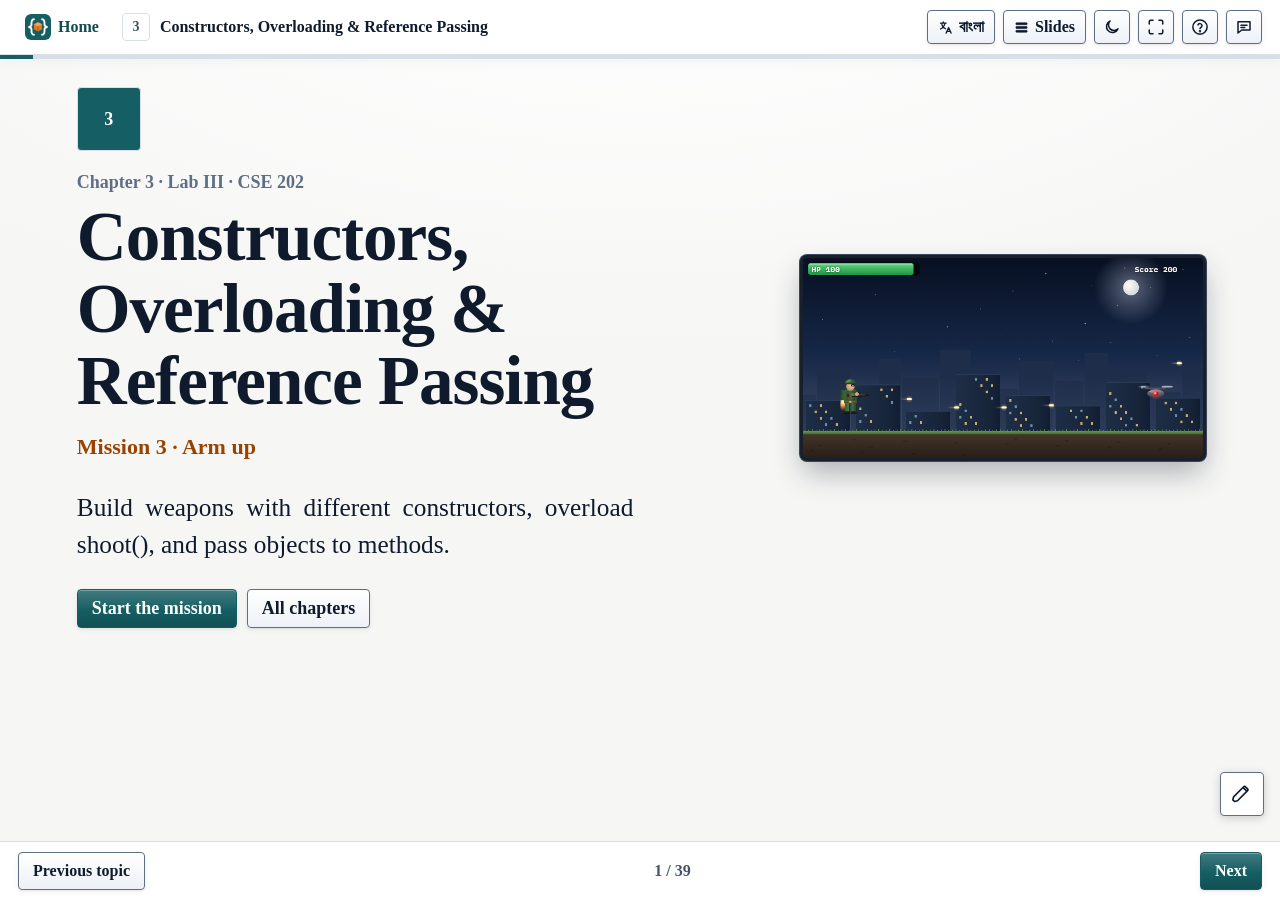
<file: labs/03-constructors-overloading.html>
<!DOCTYPE html>
<html lang="en">
<head>
<meta charset="utf-8">
<meta name="viewport" content="width=device-width, initial-scale=1">
<meta name="description" content="Build weapons with different constructors, overload shoot(), and pass objects to methods.">
<meta name="keywords" content="java constructor, copy constructor, constructor chaining, method overloading, pass by value, object reference, lab, java game, game programming, cse 202, object oriented programming lab">
<meta name="author" content="Object Oriented Programming Lab Notes">
<meta name="robots" content="index, follow, max-image-preview:large">
<meta name="theme-color" content="#155E63">
<link rel="canonical" href="https://ayan-1829.github.io/CSE-202-Object-Oriented-Programming-Lab/labs/03-constructors-overloading.html">
<link rel="icon" type="image/svg+xml" href="../img/logo-mark.svg">
<link rel="icon" type="image/png" sizes="32x32" href="../img/favicon-32.png">
<link rel="icon" type="image/png" sizes="16x16" href="../img/favicon-16.png">
<link rel="apple-touch-icon" href="../img/apple-touch-icon.png">
<link rel="manifest" href="../site.webmanifest">
<meta property="og:type" content="article">
<meta property="og:site_name" content="Object Oriented Programming Lab (CSE 202)">
<meta property="og:title" content="Chapter 3: Constructors, Overloading &amp; Reference Passing | OOP Lab (CSE 202)">
<meta property="og:description" content="Build weapons with different constructors, overload shoot(), and pass objects to methods.">
<meta property="og:url" content="https://ayan-1829.github.io/CSE-202-Object-Oriented-Programming-Lab/labs/03-constructors-overloading.html">
<meta property="og:locale" content="en_US">
<meta property="og:image" content="https://ayan-1829.github.io/CSE-202-Object-Oriented-Programming-Lab/img/og/03-constructors-overloading.png?v=2">
<meta property="og:image:type" content="image/png">
<meta property="og:image:width" content="1200">
<meta property="og:image:height" content="630">
<meta property="og:image:alt" content="Chapter 3 of 10: Constructors, Overloading &amp; Reference Passing – CSE 202 Object Oriented Programming Lab">
<meta name="twitter:card" content="summary_large_image">
<meta name="twitter:title" content="Chapter 3: Constructors, Overloading &amp; Reference Passing | OOP Lab (CSE 202)">
<meta name="twitter:description" content="Build weapons with different constructors, overload shoot(), and pass objects to methods.">
<meta name="twitter:image" content="https://ayan-1829.github.io/CSE-202-Object-Oriented-Programming-Lab/img/og/03-constructors-overloading.png?v=2">
<meta name="twitter:image:alt" content="Chapter 3 of 10: Constructors, Overloading &amp; Reference Passing – CSE 202 Object Oriented Programming Lab">
<script type="application/ld+json">{"@context": "https://schema.org", "@type": "LearningResource", "name": "Constructors, Overloading & Reference Passing", "description": "Build weapons with different constructors, overload shoot(), and pass objects to methods.", "position": 3, "educationalLevel": "Undergraduate", "learningResourceType": "Lab session slides", "inLanguage": "en", "numberOfItems": 39, "isAccessibleForFree": true, "url": "https://ayan-1829.github.io/CSE-202-Object-Oriented-Programming-Lab/labs/03-constructors-overloading.html", "image": "https://ayan-1829.github.io/CSE-202-Object-Oriented-Programming-Lab/img/og/03-constructors-overloading.png", "isPartOf": {"@type": "Course", "name": "Object Oriented Programming Lab", "courseCode": "CSE 202", "url": "https://ayan-1829.github.io/CSE-202-Object-Oriented-Programming-Lab/"}}</script>
<title>Chapter 3: Constructors, Overloading &amp; Reference Passing | OOP Lab (CSE 202)</title>
<link rel="preconnect" href="https://fonts.googleapis.com">
<link rel="preconnect" href="https://fonts.gstatic.com" crossorigin>
<link href="https://fonts.googleapis.com/css2?family=IBM+Plex+Mono:wght@400;500;600&display=swap" rel="stylesheet">
<link rel="stylesheet" href="../css/style.css">
<link rel="stylesheet" href="../css/lab.css">
<link rel="stylesheet" href="../css/game.css">
</head>
<body class="deck-page">
<div class="sr-only" id="live" aria-live="polite"></div>
<header class="deck-bar">
  <a class="home-link" href="../index.html" aria-label="Home: all chapters"><img src="../img/logo-mark.svg" alt="" width="26" height="26"><span>Home</span></a>
  <div class="deck-title"><span class="badge">3</span><span>Constructors, Overloading &amp; Reference Passing</span></div>
  <div class="deck-actions">
    <button type="button" class="btn sm" id="btn-menu" aria-expanded="false" aria-controls="slide-menu" aria-label="Slides"><svg class="btn-ic" viewBox="0 0 24 24" fill="currentColor" stroke="none" aria-hidden="true"><rect x="3" y="4.5" width="18" height="3" rx="1"></rect><rect x="3" y="10.5" width="18" height="3" rx="1"></rect><rect x="3" y="16.5" width="18" height="3" rx="1"></rect></svg><span>Slides</span></button>
    <button type="button" class="btn sm" id="btn-theme" aria-pressed="false" aria-label="Toggle dark mode"><svg class="btn-ic" viewBox="0 0 24 24" fill="none" stroke-width="2" stroke-linecap="round" stroke-linejoin="round" aria-hidden="true"><path d="M20 14.5A8 8 0 1 1 9.5 4a6.5 6.5 0 0 0 10.5 10.5Z"></path></svg><span>Dark mode</span></button>
    <button type="button" class="btn sm" id="btn-fs" aria-pressed="false" aria-label="Full screen"><svg class="btn-ic" viewBox="0 0 24 24" fill="none" stroke-width="2" stroke-linecap="round" stroke-linejoin="round" aria-hidden="true"><path d="M8 3H5a2 2 0 0 0-2 2v3M16 3h3a2 2 0 0 1 2 2v3M8 21H5a2 2 0 0 1-2-2v-3M16 21h3a2 2 0 0 0 2-2v-3"></path></svg><span>Full screen</span></button>
  </div>
</header>
<div class="deck-progress"><i id="progress-fill"></i></div>
<main class="deck" id="deck">
<section class="slide title-slide" data-title="Constructors, Overloading &amp; Reference Passing" aria-label="Constructors, Overloading &amp; Reference Passing" tabindex="-1"><div class="slide-inner">
<div class="topic-art g-title-art" data-demo="g-title" data-ch="3" aria-hidden="true"></div>
<span class="badge big">3</span>
<p class="kicker">Chapter 3 · Lab III · CSE 202</p>
<h1>Constructors, Overloading & Reference Passing</h1>
<p class="g-mission">Mission 3 · Arm up</p>
<p class="lead">Build weapons with different constructors, overload shoot(), and pass objects to methods.</p>
<div class="row"><a class="btn pri" href="#s=2">Start the mission</a><a class="btn" href="../index.html">All chapters</a></div>
</div></section>
<section class="slide " data-title="Your mission" aria-label="Your mission" tabindex="-1"><div class="slide-inner">
<p class="kicker">Mission 3 · Arm up</p><h2>Your mission</h2><div class="hook"><p class="q">The armoury sergeant hates paperwork. “A pistol is just a weapon with the usual settings,” he grumbles. “Don’t make me fill in every box.”</p><p>Give <code>Weapon</code> several <b>constructors</b> that call each other with <code>this(…)</code>, so a pistol needs one line and a rocket launcher a few more. Then give the player several <code>shoot</code> methods with the same name: that is <b>overloading</b>.</p></div>
</div></section>
<section class="slide " data-title="Chapter at a glance" aria-label="Chapter at a glance" tabindex="-1"><div class="slide-inner">
<p class="kicker">Chapter 3 of 10</p><h2>Chapter at a glance</h2><div class="cols wl"><div><h3>After this chapter you can</h3><ul class=""><li>Write default, parameterised and copy constructors</li><li>Chain constructors with <code>this(…)</code> so the fields are set in one place</li><li>Overload <code>shoot()</code> and predict which version runs</li><li>Explain why changing an int parameter never reaches the caller</li><li>Explain why changing an object through a parameter does</li></ul></div>
<div><h3>Before you start</h3><ul class=""><li>Chapter 2: classes, fields, constructors and methods</li></ul></div></div>
<p class="note-line"><b>What is marked:</b> the 3 lab tasks (show them during the lab) and the 2 report exercises. The game tasks are practice.</p>
</div></section>
<section class="slide " data-title="Contents" aria-label="Contents" tabindex="-1"><div class="slide-inner">
<p class="kicker">Chapter 3 of 10</p><h2>Contents</h2><p class="muted">Select a part to jump to it.</p><ol class="outline-list"><li><a href="#s=5">Today’s build: the game program</a></li><li><a href="#s=6">The topics: the idea, then the game</a></li><li><a href="#s=24">Run the game</a></li><li><a href="#s=25">Game practice tasks</a></li><li><a href="#s=28">Lab tasks</a></li><li><a href="#s=33">Lab report exercises</a></li><li><a href="#s=36">Viva questions and quiz</a></li></ol>
</div></section>
<section class="slide " data-title="Today’s build" aria-label="Today’s build" tabindex="-1"><div class="slide-inner">
<p class="kicker">Build the game · Chapter 3</p><h2>Today’s build</h2><ul class="pts"><li>Four files: <code>Weapon</code> (four constructors), <code>Player</code> (three shoot methods), <code>Medic</code> (heals through a reference) and <code>ArmoryDemo</code> (main).</li></ul>
<div class="cols wl"><div><h3>What the program does</h3><ol class="flow"><li>Craft three weapons with three different constructors</li><li>Copy the rifle and upgrade only the copy</li><li>Equip the rocket and call all three shoot() versions</li><li>Pass an int to refill(): unchanged afterwards</li><li>Pass the pistol to refill(): changed; swap() cannot replace it</li><li>Let the medic heal the player through a reference</li></ol></div><div><h3>Files</h3><ul class="g-files"><li><code>Weapon.java</code> <span class="muted">(53 lines)</span></li><li><code>Player.java</code> <span class="muted">(55 lines)</span></li><li><code>Medic.java</code> <span class="muted">(13 lines)</span></li><li><code>ArmoryDemo.java</code> <span class="muted">(59 lines)</span></li></ul><p class="muted">180 lines in all. Each topic below shows the part of the program that uses it.</p></div></div>
</div></section>
<section class="slide " data-title="Kinds of constructors" aria-label="Kinds of constructors" tabindex="-1"><div class="slide-inner">
<p class="kicker">Topic 1 of 5</p><h2>Kinds of constructors</h2><div class="g-ingame"><div>In the game:</div><div>Four ways to build a Weapon</div></div><div class="g-codeside g-topic"><div><div class="kicker g-wk"><div class="walk-file">Weapon.java</div><div>·</div><div>Fields and the default constructor</div></div><pre class="code small-code wide">public class Weapon {
    private String name;
    private int damage;
    private int ammo;

    // 1. Default constructor: no arguments gives a basic pistol
    public Weapon() {
        this(&quot;Pistol&quot;, 10);                 // chain to the 2-argument constructor
    }</pre></div><ul class="pts"><li><b>Default</b>: no parameters, fills in starting values.</li><li><b>Parameterised</b>: the caller passes the values.</li><li><b>Copy</b>: builds a new object from another one of the same class.</li><li>No arguments: a pistol with 10 damage.</li></ul></div>
</div></section>
<section class="slide " data-title="Four ways to build a Weapon" aria-label="Four ways to build a Weapon" tabindex="-1"><div class="slide-inner">
<p class="kicker">Topic 1 of 5 · in the game</p><h2>Four ways to build a Weapon</h2><div data-demo="g-armory"></div>
</div></section>
<section class="slide " data-title="Parameterised and full constructors" aria-label="Parameterised and full constructors" tabindex="-1"><div class="slide-inner">
<p class="kicker">Topic 1 of 5 · our game program · 1 of 4 · <span class="walk-file">Weapon.java</span></p><h2>Parameterised and full constructors</h2><pre class="code walk-code">// 2. Parameterised constructor: a standard clip of 12
public Weapon(String name, int damage) {
    this(name, damage, 12);             // chain to the full constructor
}

// 3. Full constructor: the only one that sets the fields
public Weapon(String name, int damage, int ammo) {
    this.name = name;
    this.damage = damage;
    this.ammo = ammo;
    System.out.println(&quot;  crafted &quot; + this);
}</pre><ul class="walk-notes"><li>The 2-argument version adds a standard clip of 12.</li><li>Only the full constructor writes the fields.</li></ul>
</div></section>
<section class="slide " data-title="The copy constructor, getters and fire()" aria-label="The copy constructor, getters and fire()" tabindex="-1"><div class="slide-inner">
<p class="kicker">Topic 1 of 5 · our game program · 2 of 4 · <span class="walk-file">Weapon.java</span></p><h2>The copy constructor, getters and fire()</h2><div class="walk-side g-walk"><pre class="code walk-code">// 4. Copy constructor: a new weapon with the same settings
public Weapon(Weapon other) {
    this(other.name, other.damage, other.ammo);
}

public String getName() { return name; }
public int getDamage()  { return damage; }
public int getAmmo()    { return ammo; }

public boolean fire() {
    if (ammo == 0) {
        return false;
    }
    ammo--;
    return true;
}</pre><ul class="walk-notes"><li>The copy reads the other weapon’s private fields: allowed, it is the same class.</li><li><code>fire()</code> returns false when the clip is empty.</li></ul></div>
</div></section>
<section class="slide " data-title="addAmmo(), upgrade() and toString()" aria-label="addAmmo(), upgrade() and toString()" tabindex="-1"><div class="slide-inner">
<p class="kicker">Topic 1 of 5 · our game program · 3 of 4 · <span class="walk-file">Weapon.java</span></p><h2>addAmmo(), upgrade() and toString()</h2><pre class="code walk-code">public void addAmmo(int amount) {
    ammo += amount;
}

public void upgrade(int extraDamage) {
    damage += extraDamage;
}

@Override
public String toString() {
    return name + &quot; [&quot; + damage + &quot; dmg, &quot; + ammo + &quot; ammo]&quot;;
}</pre><ul class="walk-notes"><li><code>toString()</code> decides how a Weapon prints: <code>"  crafted " + this</code> uses it.</li></ul>
</div></section>
<section class="slide " data-title="main: building and copying" aria-label="main: building and copying" tabindex="-1"><div class="slide-inner">
<p class="kicker">Topic 1 of 5 · our game program · 4 of 4 · <span class="walk-file">ArmoryDemo.java</span></p><h2>main: building and copying</h2><pre class="code walk-code">System.out.println(&quot;=== Constructors ===&quot;);
Weapon pistol = new Weapon();
Weapon rifle = new Weapon(&quot;Rifle&quot;, 25);
Weapon rocket = new Weapon(&quot;Rocket&quot;, 80, 3);

System.out.println(&quot;\n=== Copy constructor ===&quot;);
Weapon spare = new Weapon(rifle);
spare.upgrade(5);
System.out.println(&quot;rifle: &quot; + rifle);
System.out.println(&quot;spare: &quot; + spare + &quot;  (a separate object)&quot;);</pre><ul class="walk-notes"><li>Each line runs a different constructor; each prints “crafted”.</li><li>Upgrading the spare leaves the rifle alone.</li></ul>
</div></section>
<section class="slide " data-title="Constructor chaining" aria-label="Constructor chaining" tabindex="-1"><div class="slide-inner">
<p class="kicker">Topic 2 of 5</p><h2>Constructor chaining</h2><div class="g-ingame"><div>In the game:</div><div>Constructor chaining with this(…)</div></div><div class="g-codeside"><pre class="code small-code">public Weapon() {
    this(&quot;Pistol&quot;, 10);                 // -&gt; the 2-argument constructor
}

public Weapon(String name, int damage) {
    this(name, damage, 12);             // -&gt; the full constructor
}

public Weapon(String name, int damage, int ammo) {
    this.name = name;
    this.damage = damage;
    this.ammo = ammo;
}</pre><ul class="pts"><li><code>this(…)</code> calls another constructor of the same class.</li><li>It must be the <b>first</b> line of the constructor.</li><li>The real work is written once, in one constructor.</li><li><code>this(…)</code> calls another constructor of the same class.</li></ul></div>
</div></section>
<section class="slide " data-title="Player: chained constructors and equip()" aria-label="Player: chained constructors and equip()" tabindex="-1"><div class="slide-inner">
<p class="kicker">Topic 2 of 5 · our game program · 1 of 1 · <span class="walk-file">Player.java</span></p><h2>Player: chained constructors and equip()</h2><div class="walk-side g-walk"><pre class="code walk-code">public Player(String name) {
    this(name, 100);                    // chain: default health is 100
}

public Player(String name, int health) {
    this.name = name;
    this.health = health;
    this.weapon = new Weapon();         // everyone starts with a pistol
}

public String getName() { return name; }
public int getHealth()  { return health; }

public void setHealth(int health) {
    this.health = Math.max(0, Math.min(100, health));
}

public void equip(Weapon w) {
    weapon = w;
    System.out.println(name + &quot; equips &quot; + w);
}</pre><ul class="walk-notes"><li><code>new Player("Ranger")</code> chains to health 100.</li><li>Every player starts with <code>new Weapon()</code>: a pistol.</li></ul></div>
</div></section>
<section class="slide " data-title="Method overloading" aria-label="Method overloading" tabindex="-1"><div class="slide-inner">
<p class="kicker">Topic 3 of 5</p><h2>Method overloading</h2><div class="g-ingame"><div>In the game:</div><div>Overloading shoot()</div></div><div class="g-codeside g-topic"><div><div class="kicker g-wk"><div class="walk-file">ArmoryDemo.java</div><div>·</div><div>main: overloading</div></div><pre class="code small-code">System.out.println(&quot;\n=== Overloaded shoot() ===&quot;);
Player ranger = new Player(&quot;Ranger&quot;);
ranger.equip(rocket);
ranger.shoot();
ranger.shoot(&quot;Tank&quot;);
ranger.shoot(&quot;Drone&quot;, 3);</pre></div><ul class="pts"><li>Several methods share one name but have different <b>parameter lists</b>.</li><li>Java picks the one whose parameters match the call.</li><li>The return type alone is not enough to tell them apart.</li><li>The rocket has 3 ammo: the third call runs dry halfway through the burst.</li></ul></div>
</div></section>
<section class="slide " data-title="Overloading shoot()" aria-label="Overloading shoot()" tabindex="-1"><div class="slide-inner">
<p class="kicker">Topic 3 of 5 · in the game</p><h2>Overloading shoot()</h2><div data-demo="g-overload"></div>
</div></section>
<section class="slide " data-title="Three shoot() methods" aria-label="Three shoot() methods" tabindex="-1"><div style="zoom:0.97;" class="slide-inner">
<p class="kicker">Topic 3 of 5 · our game program · 1 of 1 · <span class="walk-file">Player.java</span></p><h2>Three shoot() methods</h2><div class="walk-side g-walk"><pre class="code walk-code wide">// Overloaded shoot(): same name, different parameter lists
public void shoot() {
    if (weapon.fire()) {
        System.out.println(name + &quot; fires the &quot; + weapon.getName() + &quot; into the air&quot;);
    } else {
        System.out.println(name + &quot;: click! The &quot; + weapon.getName() + &quot; is empty&quot;);
    }
}

public void shoot(String target) {
    if (weapon.fire()) {
        System.out.println(name + &quot; hits &quot; + target + &quot; for &quot; + weapon.getDamage());
    } else {
        System.out.println(name + &quot;: click! The &quot; + weapon.getName() + &quot; is empty&quot;);
    }
}

public void shoot(String target, int burst) {
    System.out.println(name + &quot; fires a burst of &quot; + burst + &quot; at &quot; + target);
    for (int i = 1; i &lt;= burst; i++) {
        shoot(target);                  // reuses the one-target version
    }
}</pre><ul class="walk-notes"><li>Same name, three parameter lists.</li><li>The burst version reuses <code>shoot(target)</code>.</li></ul></div>
</div></section>
<section class="slide " data-title="Passing arguments" aria-label="Passing arguments" tabindex="-1"><div class="slide-inner">
<p class="kicker">Topic 4 of 5</p><h2>Passing arguments</h2><div class="g-ingame"><div>In the game:</div><div>Passing a primitive and passing a reference</div></div><ul class="pts big-list"><li>Java always passes a <b>copy</b> of the argument.</li><li>For a primitive, the copy is the value: the caller’s variable cannot change.</li><li>For an object, the copy is the reference: the method reaches the same object.</li></ul>
</div></section>
<section class="slide " data-title="Passing a primitive and passing a reference" aria-label="Passing a primitive and passing a reference" tabindex="-1"><div class="slide-inner">
<p class="kicker">Topic 4 of 5 · in the game</p><h2>Passing a primitive and passing a reference</h2><div data-demo="g-pass"></div>
</div></section>
<section class="slide " data-title="Primitive and reference parameters" aria-label="Primitive and reference parameters" tabindex="-1"><div class="slide-inner">
<p class="kicker">Topic 4 of 5 · our game program · 1 of 2 · <span class="walk-file">ArmoryDemo.java</span></p><h2>Primitive and reference parameters</h2><div class="walk-side g-walk"><pre class="code walk-code">// Receives a copy of the int: the change stays inside this method
static void refill(int ammo) {
    ammo = 99;
    System.out.println(&quot;  inside refill(int): ammo = &quot; + ammo);
}

// Receives a copy of the reference: both point at the same Weapon object
static void refill(Weapon w) {
    w.addAmmo(10);
    System.out.println(&quot;  inside refill(Weapon): &quot; + w);
}

// Pointing the parameter at a new object does not change the caller&#x27;s variable
static void swap(Weapon w) {
    w = new Weapon(&quot;Water gun&quot;, 1, 1);
    System.out.println(&quot;  inside swap(): w is now &quot; + w);
}</pre><ul class="walk-notes"><li><code>refill(int)</code> and <code>refill(Weapon)</code> overload each other too.</li><li><code>swap</code> re-points its own copy only.</li></ul></div>
</div></section>
<section class="slide " data-title="main: passing values and references" aria-label="main: passing values and references" tabindex="-1"><div class="slide-inner">
<p class="kicker">Topic 4 of 5 · our game program · 2 of 2 · <span class="walk-file">ArmoryDemo.java</span></p><h2>main: passing values and references</h2><div class="walk-side g-walk"><pre class="code walk-code">System.out.println(&quot;\n=== Passing a primitive ===&quot;);
int ammo = 5;
refill(ammo);
System.out.println(&quot;  after refill(int): ammo = &quot; + ammo);

System.out.println(&quot;\n=== Passing an object reference ===&quot;);
refill(pistol);
System.out.println(&quot;  after refill(Weapon): &quot; + pistol);
swap(pistol);
System.out.println(&quot;  after swap(): pistol is still &quot; + pistol);

System.out.println(&quot;\n=== A medic heals through a reference ===&quot;);
Medic doc = new Medic(&quot;Doc&quot;);
ranger.takeDamage(40);
System.out.println(&quot;Ranger takes 40 damage -&gt; health &quot; + ranger.getHealth());
doc.heal(ranger, 30);
System.out.println(&quot;Back in main: ranger.getHealth() = &quot; + ranger.getHealth());</pre><ul class="walk-notes"><li>ammo is still 5 after refill(int).</li><li>The pistol gains 10 ammo; swap() changes nothing.</li><li>The medic’s heal shows up in main.</li></ul></div>
</div></section>
<section class="slide " data-title="Objects working on other objects" aria-label="Objects working on other objects" tabindex="-1"><div class="slide-inner">
<p class="kicker">Topic 5 of 5</p><h2>Objects working on other objects</h2><div class="g-ingame"><div>In the game:</div><div>A medic heals through a reference</div></div><div class="g-codeside"><pre class="code small-code">public void heal(Player p, int amount) {
    p.setHealth(p.getHealth() + amount);
}

// in main
ranger.takeDamage(40);        // health 60
doc.heal(ranger, 30);         // p and ranger: the same Player
ranger.getHealth();           // 90</pre><ul class="pts"><li>A method can take another object as a parameter.</li><li>Through that reference it can call the other object’s methods and change it.</li><li>In the game: a <code>Medic</code> heals a <code>Player</code>.</li><li><code>p</code> is a copy of the reference in <code>ranger</code>.</li></ul></div>
</div></section>
<section class="slide " data-title="Medic" aria-label="Medic" tabindex="-1"><div class="slide-inner">
<p class="kicker">Topic 5 of 5 · our game program · 1 of 1 · <span class="walk-file">Medic.java</span></p><h2>Medic</h2><div class="walk-side g-walk"><pre class="code walk-code wide">public class Medic {
    private String name;

    public Medic(String name) {
        this.name = name;
    }

    // p is a copy of the reference: it points at the caller&#x27;s Player object
    public void heal(Player p, int amount) {
        p.setHealth(p.getHealth() + amount);
        System.out.println(name + &quot; heals &quot; + p.getName() + &quot; -&gt; health &quot; + p.getHealth());
    }
}</pre><ul class="walk-notes"><li><code>heal</code> receives a reference and changes the object it points at.</li></ul></div>
</div></section>
<section class="slide " data-title="The complete game program" aria-label="The complete game program" tabindex="-1"><div class="slide-inner">
<p class="kicker">Build the game · 4 files</p><h2>The complete game program</h2><div class="codeview"><pre class="code small-code" data-file="Weapon.java">public class Weapon {
    private String name;
    private int damage;
    private int ammo;

    // 1. Default constructor: no arguments gives a basic pistol
    public Weapon() {
        this(&quot;Pistol&quot;, 10);                 // chain to the 2-argument constructor
    }

    // 2. Parameterised constructor: a standard clip of 12
    public Weapon(String name, int damage) {
        this(name, damage, 12);             // chain to the full constructor
    }

    // 3. Full constructor: the only one that sets the fields
    public Weapon(String name, int damage, int ammo) {
        this.name = name;
        this.damage = damage;
        this.ammo = ammo;
        System.out.println(&quot;  crafted &quot; + this);
    }

    // 4. Copy constructor: a new weapon with the same settings
    public Weapon(Weapon other) {
        this(other.name, other.damage, other.ammo);
    }

    public String getName() { return name; }
    public int getDamage()  { return damage; }
    public int getAmmo()    { return ammo; }

    public boolean fire() {
        if (ammo == 0) {
            return false;
        }
        ammo--;
        return true;
    }

    public void addAmmo(int amount) {
        ammo += amount;
    }

    public void upgrade(int extraDamage) {
        damage += extraDamage;
    }

    @Override
    public String toString() {
        return name + &quot; [&quot; + damage + &quot; dmg, &quot; + ammo + &quot; ammo]&quot;;
    }
}</pre><pre class="code small-code" data-file="Player.java">public class Player {
    private String name;
    private int health;
    private Weapon weapon;

    public Player(String name) {
        this(name, 100);                    // chain: default health is 100
    }

    public Player(String name, int health) {
        this.name = name;
        this.health = health;
        this.weapon = new Weapon();         // everyone starts with a pistol
    }

    public String getName() { return name; }
    public int getHealth()  { return health; }

    public void setHealth(int health) {
        this.health = Math.max(0, Math.min(100, health));
    }

    public void equip(Weapon w) {
        weapon = w;
        System.out.println(name + &quot; equips &quot; + w);
    }

    // Overloaded shoot(): same name, different parameter lists
    public void shoot() {
        if (weapon.fire()) {
            System.out.println(name + &quot; fires the &quot; + weapon.getName() + &quot; into the air&quot;);
        } else {
            System.out.println(name + &quot;: click! The &quot; + weapon.getName() + &quot; is empty&quot;);
        }
    }

    public void shoot(String target) {
        if (weapon.fire()) {
            System.out.println(name + &quot; hits &quot; + target + &quot; for &quot; + weapon.getDamage());
        } else {
            System.out.println(name + &quot;: click! The &quot; + weapon.getName() + &quot; is empty&quot;);
        }
    }

    public void shoot(String target, int burst) {
        System.out.println(name + &quot; fires a burst of &quot; + burst + &quot; at &quot; + target);
        for (int i = 1; i &lt;= burst; i++) {
            shoot(target);                  // reuses the one-target version
        }
    }

    public void takeDamage(int amount) {
        setHealth(health - amount);
    }
}</pre><pre class="code small-code" data-file="Medic.java">public class Medic {
    private String name;

    public Medic(String name) {
        this.name = name;
    }

    // p is a copy of the reference: it points at the caller&#x27;s Player object
    public void heal(Player p, int amount) {
        p.setHealth(p.getHealth() + amount);
        System.out.println(name + &quot; heals &quot; + p.getName() + &quot; -&gt; health &quot; + p.getHealth());
    }
}</pre><pre class="code small-code" data-file="ArmoryDemo.java">public class ArmoryDemo {

    // Receives a copy of the int: the change stays inside this method
    static void refill(int ammo) {
        ammo = 99;
        System.out.println(&quot;  inside refill(int): ammo = &quot; + ammo);
    }

    // Receives a copy of the reference: both point at the same Weapon object
    static void refill(Weapon w) {
        w.addAmmo(10);
        System.out.println(&quot;  inside refill(Weapon): &quot; + w);
    }

    // Pointing the parameter at a new object does not change the caller&#x27;s variable
    static void swap(Weapon w) {
        w = new Weapon(&quot;Water gun&quot;, 1, 1);
        System.out.println(&quot;  inside swap(): w is now &quot; + w);
    }

    public static void main(String[] args) {

        System.out.println(&quot;=== Constructors ===&quot;);
        Weapon pistol = new Weapon();
        Weapon rifle = new Weapon(&quot;Rifle&quot;, 25);
        Weapon rocket = new Weapon(&quot;Rocket&quot;, 80, 3);

        System.out.println(&quot;\n=== Copy constructor ===&quot;);
        Weapon spare = new Weapon(rifle);
        spare.upgrade(5);
        System.out.println(&quot;rifle: &quot; + rifle);
        System.out.println(&quot;spare: &quot; + spare + &quot;  (a separate object)&quot;);

        System.out.println(&quot;\n=== Overloaded shoot() ===&quot;);
        Player ranger = new Player(&quot;Ranger&quot;);
        ranger.equip(rocket);
        ranger.shoot();
        ranger.shoot(&quot;Tank&quot;);
        ranger.shoot(&quot;Drone&quot;, 3);

        System.out.println(&quot;\n=== Passing a primitive ===&quot;);
        int ammo = 5;
        refill(ammo);
        System.out.println(&quot;  after refill(int): ammo = &quot; + ammo);

        System.out.println(&quot;\n=== Passing an object reference ===&quot;);
        refill(pistol);
        System.out.println(&quot;  after refill(Weapon): &quot; + pistol);
        swap(pistol);
        System.out.println(&quot;  after swap(): pistol is still &quot; + pistol);

        System.out.println(&quot;\n=== A medic heals through a reference ===&quot;);
        Medic doc = new Medic(&quot;Doc&quot;);
        ranger.takeDamage(40);
        System.out.println(&quot;Ranger takes 40 damage -&gt; health &quot; + ranger.getHealth());
        doc.heal(ranger, 30);
        System.out.println(&quot;Back in main: ranger.getHealth() = &quot; + ranger.getHealth());
    }
}</pre></div><p class="muted">Save every file in one folder, then compile and run: <code>javac *.java</code> → <code>java ArmoryDemo</code></p>
</div></section>
<section class="slide " data-title="Expected output" aria-label="Expected output" tabindex="-1"><div class="slide-inner">
<p class="kicker">Run the game</p><h2>Expected output</h2><div data-demo="g-run" data-cmd="java ArmoryDemo" data-steps="[{&quot;o&quot;:&quot;=== Constructors ===&quot;,&quot;f&quot;:[[0,23]]},{&quot;o&quot;:&quot;  crafted Pistol [10 dmg, 12 ammo]&quot;,&quot;f&quot;:[[1,21],[1,13],[1,8],[0,24]]},{&quot;o&quot;:&quot;  crafted Rifle [25 dmg, 12 ammo]&quot;,&quot;f&quot;:[[1,21],[1,13],[0,25]]},{&quot;o&quot;:&quot;  crafted Rocket [80 dmg, 3 ammo]&quot;,&quot;f&quot;:[[1,21],[0,26]]},{&quot;o&quot;:&quot;&quot;,&quot;f&quot;:[[0,28]]},{&quot;o&quot;:&quot;=== Copy constructor ===&quot;,&quot;f&quot;:[[0,28]]},{&quot;o&quot;:&quot;  crafted Rifle [25 dmg, 12 ammo]&quot;,&quot;f&quot;:[[1,21],[1,26],[0,29]]},{&quot;o&quot;:&quot;rifle: Rifle [25 dmg, 12 ammo]&quot;,&quot;f&quot;:[[0,31]]},{&quot;o&quot;:&quot;spare: Rifle [30 dmg, 12 ammo]  (a separate object)&quot;,&quot;f&quot;:[[0,32]]},{&quot;o&quot;:&quot;&quot;,&quot;f&quot;:[[0,34]]},{&quot;o&quot;:&quot;=== Overloaded shoot() ===&quot;,&quot;f&quot;:[[0,34]]},{&quot;o&quot;:&quot;  crafted Pistol [10 dmg, 12 ammo]&quot;,&quot;f&quot;:[[1,21],[1,13],[1,8],[2,13],[2,7],[0,35]]},{&quot;o&quot;:&quot;Ranger equips Rocket [80 dmg, 3 ammo]&quot;,&quot;f&quot;:[[2,25],[0,36]]},{&quot;o&quot;:&quot;Ranger fires the Rocket into the air&quot;,&quot;f&quot;:[[2,31],[0,37]]},{&quot;o&quot;:&quot;Ranger hits Tank for 80&quot;,&quot;f&quot;:[[2,39],[0,38]]},{&quot;o&quot;:&quot;Ranger fires a burst of 3 at Drone&quot;,&quot;f&quot;:[[2,46],[0,39]]},{&quot;o&quot;:&quot;Ranger hits Drone for 80&quot;,&quot;f&quot;:[[2,39],[2,48],[0,39]]},{&quot;o&quot;:&quot;Ranger: click! The Rocket is empty&quot;,&quot;f&quot;:[[2,41],[2,48],[0,39]]},{&quot;o&quot;:&quot;Ranger: click! The Rocket is empty&quot;,&quot;f&quot;:[[2,41],[2,48],[0,39]]},{&quot;o&quot;:&quot;&quot;,&quot;f&quot;:[[0,41]]},{&quot;o&quot;:&quot;=== Passing a primitive ===&quot;,&quot;f&quot;:[[0,41]]},{&quot;o&quot;:&quot;  inside refill(int): ammo = 99&quot;,&quot;f&quot;:[[0,6],[0,43]]},{&quot;o&quot;:&quot;  after refill(int): ammo = 5&quot;,&quot;f&quot;:[[0,44]]},{&quot;o&quot;:&quot;&quot;,&quot;f&quot;:[[0,46]]},{&quot;o&quot;:&quot;=== Passing an object reference ===&quot;,&quot;f&quot;:[[0,46]]},{&quot;o&quot;:&quot;  inside refill(Weapon): Pistol [10 dmg, 22 ammo]&quot;,&quot;f&quot;:[[0,12],[0,47]]},{&quot;o&quot;:&quot;  after refill(Weapon): Pistol [10 dmg, 22 ammo]&quot;,&quot;f&quot;:[[0,48]]},{&quot;o&quot;:&quot;  crafted Water gun [1 dmg, 1 ammo]&quot;,&quot;f&quot;:[[1,21],[0,17],[0,49]]},{&quot;o&quot;:&quot;  inside swap(): w is now Water gun [1 dmg, 1 ammo]&quot;,&quot;f&quot;:[[0,18],[0,49]]},{&quot;o&quot;:&quot;  after swap(): pistol is still Pistol [10 dmg, 22 ammo]&quot;,&quot;f&quot;:[[0,50]]},{&quot;o&quot;:&quot;&quot;,&quot;f&quot;:[[0,52]]},{&quot;o&quot;:&quot;=== A medic heals through a reference ===&quot;,&quot;f&quot;:[[0,52]]},{&quot;o&quot;:&quot;Ranger takes 40 damage -&gt; health 60&quot;,&quot;f&quot;:[[0,55]]},{&quot;o&quot;:&quot;Doc heals Ranger -&gt; health 90&quot;,&quot;f&quot;:[[3,11],[0,56]]},{&quot;o&quot;:&quot;Back in main: ranger.getHealth() = 90&quot;,&quot;f&quot;:[[0,57]]}]"><pre class="run-file" data-file="ArmoryDemo.java" hidden>public class ArmoryDemo {

    // Receives a copy of the int: the change stays inside this method
    static void refill(int ammo) {
        ammo = 99;
        System.out.println(&quot;  inside refill(int): ammo = &quot; + ammo);
    }

    // Receives a copy of the reference: both point at the same Weapon object
    static void refill(Weapon w) {
        w.addAmmo(10);
        System.out.println(&quot;  inside refill(Weapon): &quot; + w);
    }

    // Pointing the parameter at a new object does not change the caller&#x27;s variable
    static void swap(Weapon w) {
        w = new Weapon(&quot;Water gun&quot;, 1, 1);
        System.out.println(&quot;  inside swap(): w is now &quot; + w);
    }

    public static void main(String[] args) {

        System.out.println(&quot;=== Constructors ===&quot;);
        Weapon pistol = new Weapon();
        Weapon rifle = new Weapon(&quot;Rifle&quot;, 25);
        Weapon rocket = new Weapon(&quot;Rocket&quot;, 80, 3);

        System.out.println(&quot;\n=== Copy constructor ===&quot;);
        Weapon spare = new Weapon(rifle);
        spare.upgrade(5);
        System.out.println(&quot;rifle: &quot; + rifle);
        System.out.println(&quot;spare: &quot; + spare + &quot;  (a separate object)&quot;);

        System.out.println(&quot;\n=== Overloaded shoot() ===&quot;);
        Player ranger = new Player(&quot;Ranger&quot;);
        ranger.equip(rocket);
        ranger.shoot();
        ranger.shoot(&quot;Tank&quot;);
        ranger.shoot(&quot;Drone&quot;, 3);

        System.out.println(&quot;\n=== Passing a primitive ===&quot;);
        int ammo = 5;
        refill(ammo);
        System.out.println(&quot;  after refill(int): ammo = &quot; + ammo);

        System.out.println(&quot;\n=== Passing an object reference ===&quot;);
        refill(pistol);
        System.out.println(&quot;  after refill(Weapon): &quot; + pistol);
        swap(pistol);
        System.out.println(&quot;  after swap(): pistol is still &quot; + pistol);

        System.out.println(&quot;\n=== A medic heals through a reference ===&quot;);
        Medic doc = new Medic(&quot;Doc&quot;);
        ranger.takeDamage(40);
        System.out.println(&quot;Ranger takes 40 damage -&gt; health &quot; + ranger.getHealth());
        doc.heal(ranger, 30);
        System.out.println(&quot;Back in main: ranger.getHealth() = &quot; + ranger.getHealth());
    }
}</pre><pre class="run-file" data-file="Weapon.java" hidden>public class Weapon {
    private String name;
    private int damage;
    private int ammo;

    // 1. Default constructor: no arguments gives a basic pistol
    public Weapon() {
        this(&quot;Pistol&quot;, 10);                 // chain to the 2-argument constructor
    }

    // 2. Parameterised constructor: a standard clip of 12
    public Weapon(String name, int damage) {
        this(name, damage, 12);             // chain to the full constructor
    }

    // 3. Full constructor: the only one that sets the fields
    public Weapon(String name, int damage, int ammo) {
        this.name = name;
        this.damage = damage;
        this.ammo = ammo;
        System.out.println(&quot;  crafted &quot; + this);
    }

    // 4. Copy constructor: a new weapon with the same settings
    public Weapon(Weapon other) {
        this(other.name, other.damage, other.ammo);
    }

    public String getName() { return name; }
    public int getDamage()  { return damage; }
    public int getAmmo()    { return ammo; }

    public boolean fire() {
        if (ammo == 0) {
            return false;
        }
        ammo--;
        return true;
    }

    public void addAmmo(int amount) {
        ammo += amount;
    }

    public void upgrade(int extraDamage) {
        damage += extraDamage;
    }

    @Override
    public String toString() {
        return name + &quot; [&quot; + damage + &quot; dmg, &quot; + ammo + &quot; ammo]&quot;;
    }
}</pre><pre class="run-file" data-file="Player.java" hidden>public class Player {
    private String name;
    private int health;
    private Weapon weapon;

    public Player(String name) {
        this(name, 100);                    // chain: default health is 100
    }

    public Player(String name, int health) {
        this.name = name;
        this.health = health;
        this.weapon = new Weapon();         // everyone starts with a pistol
    }

    public String getName() { return name; }
    public int getHealth()  { return health; }

    public void setHealth(int health) {
        this.health = Math.max(0, Math.min(100, health));
    }

    public void equip(Weapon w) {
        weapon = w;
        System.out.println(name + &quot; equips &quot; + w);
    }

    // Overloaded shoot(): same name, different parameter lists
    public void shoot() {
        if (weapon.fire()) {
            System.out.println(name + &quot; fires the &quot; + weapon.getName() + &quot; into the air&quot;);
        } else {
            System.out.println(name + &quot;: click! The &quot; + weapon.getName() + &quot; is empty&quot;);
        }
    }

    public void shoot(String target) {
        if (weapon.fire()) {
            System.out.println(name + &quot; hits &quot; + target + &quot; for &quot; + weapon.getDamage());
        } else {
            System.out.println(name + &quot;: click! The &quot; + weapon.getName() + &quot; is empty&quot;);
        }
    }

    public void shoot(String target, int burst) {
        System.out.println(name + &quot; fires a burst of &quot; + burst + &quot; at &quot; + target);
        for (int i = 1; i &lt;= burst; i++) {
            shoot(target);                  // reuses the one-target version
        }
    }

    public void takeDamage(int amount) {
        setHealth(health - amount);
    }
}</pre><pre class="run-file" data-file="Medic.java" hidden>public class Medic {
    private String name;

    public Medic(String name) {
        this.name = name;
    }

    // p is a copy of the reference: it points at the caller&#x27;s Player object
    public void heal(Player p, int amount) {
        p.setHealth(p.getHealth() + amount);
        System.out.println(name + &quot; heals &quot; + p.getName() + &quot; -&gt; health &quot; + p.getHealth());
    }
}</pre></div>
</div></section>
<section class="slide " data-title="Game task 1: A shotgun constructor" aria-label="Game task 1: A shotgun constructor" tabindex="-1"><div class="slide-inner">
<p class="kicker">Game practice · 1 of 3</p><h2>Game task 1: A shotgun constructor</h2><div class="ex task g-task"><div class="qq">A weapon that fires several pellets.</div>
<div class="chk-head"><span>Requirements</span><span class="chk-count"></span></div><ul class="chk-list"><li><input type="checkbox" id="g3t0r0" data-key="g3t0r0"><label for="g3t0r0">Add <code>Weapon(String name, int damage, int ammo, int pellets)</code></label></li><li><input type="checkbox" id="g3t0r1" data-key="g3t0r1"><label for="g3t0r1">Chain the other constructors to it with <code>this(…)</code>, so pellets defaults to 1</label></li><li><input type="checkbox" id="g3t0r2" data-key="g3t0r2"><label for="g3t0r2">Show the pellets in <code>toString()</code></label></li><li><input type="checkbox" id="g3t0r3" data-key="g3t0r3"><label for="g3t0r3">Craft a shotgun with 6 pellets and a pistol with 1</label></li></ul><details class="reveal"><summary>Show a hint</summary><div class="ans">Make the new 4-argument constructor the only one that sets the fields, and let the 3-argument one call it with pellets = 1.</div></details></div>
</div></section>
<section class="slide " data-title="Game task 2: Overload heal()" aria-label="Game task 2: Overload heal()" tabindex="-1"><div class="slide-inner">
<p class="kicker">Game practice · 2 of 3</p><h2>Game task 2: Overload heal()</h2><div class="ex task g-task"><div class="qq">More ways to heal.</div>
<div class="chk-head"><span>Requirements</span><span class="chk-count"></span></div><ul class="chk-list"><li><input type="checkbox" id="g3t1r0" data-key="g3t1r0"><label for="g3t1r0"><code>heal(Player p)</code> heals 20 by calling the 2-argument version</label></li><li><input type="checkbox" id="g3t1r1" data-key="g3t1r1"><label for="g3t1r1"><code>heal(Player a, Player b, int amount)</code> heals two players at once</label></li><li><input type="checkbox" id="g3t1r2" data-key="g3t1r2"><label for="g3t1r2">Call all three versions from main and print the results</label></li></ul><details class="reveal"><summary>Show a hint</summary><div class="ans">Let the short versions call the full one, just as <code>shoot(target, burst)</code> calls <code>shoot(target)</code>.</div></details></div>
</div></section>
<section class="slide " data-title="Game task 3: Swap weapons" aria-label="Game task 3: Swap weapons" tabindex="-1"><div class="slide-inner">
<p class="kicker">Game practice · 3 of 3</p><h2>Game task 3: Swap weapons</h2><div class="ex task g-task"><div class="qq">Two players trade weapons.</div>
<div class="chk-head"><span>Requirements</span><span class="chk-count"></span></div><ul class="chk-list"><li><input type="checkbox" id="g3t2r0" data-key="g3t2r0"><label for="g3t2r0">Write <code>static void swapWeapons(Player a, Player b)</code> that exchanges their weapons</label></li><li><input type="checkbox" id="g3t2r1" data-key="g3t2r1"><label for="g3t2r1">Add a getter <code>getWeapon()</code></label></li><li><input type="checkbox" id="g3t2r2" data-key="g3t2r2"><label for="g3t2r2">Print both players’ weapons before and after</label></li><li><input type="checkbox" id="g3t2r3" data-key="g3t2r3"><label for="g3t2r3">Explain in a comment why this works, while swapping two Weapon parameters does not</label></li></ul><details class="reveal"><summary>Show a hint</summary><div class="ans">You cannot change the caller’s variables, but you can call methods on the objects they refer to: <code>a.equip(…)</code> and <code>b.equip(…)</code>.</div></details></div>
</div></section>
<section class="slide " data-title="Lab tasks" aria-label="Lab tasks" tabindex="-1"><div class="slide-inner">
<p class="kicker">Practice · lab tasks</p><h2>Lab tasks</h2>
<p>These tasks come from the lab manual. They start from its program, not from the game: save these files in one folder, then make the changes each task asks for.</p>
<ul class="g-files"><li><a href="../starter/lab03/Rectangle.java" download><code>Rectangle.java</code></a></li><li><a href="../starter/lab03/Lab3Demo.java" download><code>Lab3Demo.java</code></a></li></ul><p class="muted">Compile and run: <code>javac *.java</code> → <code>java Lab3Demo</code></p>
</div></section>
<section class="slide " data-title="Lab task 1: Overloaded perimeter() methods" aria-label="Lab task 1: Overloaded perimeter() methods" tabindex="-1"><div class="slide-inner">
<p class="kicker">Lab task 1 of 3</p><h2>Lab task 1: Overloaded perimeter() methods</h2><div class="ex task"><div class="qq">Add three overloads to Rectangle and call each from main.</div>
<div class="chk-head"><span>Requirements</span><span class="chk-count"></span></div><ul class="chk-list"><li><input type="checkbox" id="l3t0r0" data-key="l3t0r0"><label for="l3t0r0"><code>double perimeter()</code> from the object’s fields</label></li><li><input type="checkbox" id="l3t0r1" data-key="l3t0r1"><label for="l3t0r1"><code>double perimeter(double scaleFactor)</code></label></li><li><input type="checkbox" id="l3t0r2" data-key="l3t0r2"><label for="l3t0r2"><code>static double perimeter(double width, double height)</code></label></li><li><input type="checkbox" id="l3t0r3" data-key="l3t0r3"><label for="l3t0r3">Demonstrate all three</label></li></ul><details class="reveal"><summary>Show a hint</summary><div class="ans">Mirror the three area() overloads; the scaled version can call <code>perimeter()</code>.</div></details></div>
</div></section>
<section class="slide " data-title="Lab task 2: Copy constructor independence test" aria-label="Lab task 2: Copy constructor independence test" tabindex="-1"><div class="slide-inner">
<p class="kicker">Lab task 2 of 3</p><h2>Lab task 2: Copy constructor independence test</h2><div class="ex task"><div class="qq">Prove that a copy is a separate object.</div>
<div class="chk-head"><span>Requirements</span><span class="chk-count"></span></div><ul class="chk-list"><li><input type="checkbox" id="l3t1r0" data-key="l3t1r0"><label for="l3t1r0"><code>Rectangle a = new Rectangle(4.0, 8.0, "Red");</code></label></li><li><input type="checkbox" id="l3t1r1" data-key="l3t1r1"><label for="l3t1r1"><code>Rectangle b = new Rectangle(a);</code></label></li><li><input type="checkbox" id="l3t1r2" data-key="l3t1r2"><label for="l3t1r2">Call <code>a.scale(3.0)</code></label></li><li><input type="checkbox" id="l3t1r3" data-key="l3t1r3"><label for="l3t1r3">Print a and b and show b is unchanged</label></li><li><input type="checkbox" id="l3t1r4" data-key="l3t1r4"><label for="l3t1r4">Explain in a comment why b is independent</label></li></ul><details class="reveal"><summary>Show a hint</summary><div class="ans">The copy constructor copied the <i>values</i> of width and height into a new object.</div></details></div>
</div></section>
<section class="slide " data-title="Lab task 3: Design a Circle class" aria-label="Lab task 3: Design a Circle class" tabindex="-1"><div class="slide-inner">
<p class="kicker">Lab task 3 of 3</p><h2>Lab task 3: Design a Circle class</h2><div class="ex task"><div class="qq">Constructors, overloads and reference passing with circles.</div>
<div class="chk-head"><span>Requirements</span><span class="chk-count"></span></div><ul class="chk-list"><li><input type="checkbox" id="l3t2r0" data-key="l3t2r0"><label for="l3t2r0">Fields <code>radius</code> and <code>colour</code></label></li><li><input type="checkbox" id="l3t2r1" data-key="l3t2r1"><label for="l3t2r1">Default (1.0, White), radius, radius+colour and copy constructors</label></li><li><input type="checkbox" id="l3t2r2" data-key="l3t2r2"><label for="l3t2r2"><code>area()</code>, <code>area(scale)</code>, <code>circumference()</code>, <code>circumference(scale)</code>, <code>scale()</code>, <code>display()</code></label></li><li><input type="checkbox" id="l3t2r3" data-key="l3t2r3"><label for="l3t2r3">Create ≥3 circles and demonstrate every constructor and overload</label></li><li><input type="checkbox" id="l3t2r4" data-key="l3t2r4"><label for="l3t2r4">Pass a circle to a method that doubles its radius; show the change in main</label></li></ul><details class="reveal"><summary>Show a hint</summary><div class="ans">Chain the constructors to <code>Circle(double radius, String colour)</code> and validate radius there.</div></details></div>
</div></section>
<section class="slide " data-title="Show your work" aria-label="Show your work" tabindex="-1"><div class="slide-inner">
<p class="kicker">Lab tasks</p><h2>Show your work during the lab</h2><p>For each task, show the instructor:</p><ul class="big-list"><li>the source code</li><li>a successful compilation</li><li>the running output</li><li>a short explanation of the logic you used</li></ul>
</div></section>
<section class="slide " data-title="Report exercise 1" aria-label="Report exercise 1" tabindex="-1"><div class="slide-inner">
<p class="kicker">Lab report · exercise 1 of 2</p><h2>Geometric shape library</h2><div class="ex task report"><div class="qq">Classes <code>Triangle</code> and <code>Cylinder</code> with a driver class.</div>
<div class="chk-head"><span>Requirements</span><span class="chk-count"></span></div><ul class="chk-list"><li><input type="checkbox" id="l3e0r0" data-key="l3e0r0"><label for="l3e0r0">Triangle: sides a, b, c and type; default, equilateral, isosceles, general and copy constructors</label></li><li><input type="checkbox" id="l3e0r1" data-key="l3e0r1"><label for="l3e0r1">Triangle: <code>area()</code> by Heron’s formula, <code>area(scale)</code>, <code>isValid()</code>, <code>display()</code></label></li><li><input type="checkbox" id="l3e0r2" data-key="l3e0r2"><label for="l3e0r2">Cylinder: radius, height; default, two-arg and copy constructors</label></li><li><input type="checkbox" id="l3e0r3" data-key="l3e0r3"><label for="l3e0r3">Cylinder: <code>volume()</code>, <code>volume(scale)</code>, <code>surfaceArea()</code>, <code>surfaceArea(boolean includeCaps)</code></label></li><li><input type="checkbox" id="l3e0r4" data-key="l3e0r4"><label for="l3e0r4">Create ≥3 of each with different constructors; show copy independence and every overload</label></li></ul></div>
</div></section>
<section class="slide " data-title="Report exercise 2" aria-label="Report exercise 2" tabindex="-1"><div class="slide-inner">
<p class="kicker">Lab report · exercise 2 of 2</p><h2>Student record mutation study</h2><div class="ex task report"><div class="qq">A <code>StudentRecord</code> with a <code>double[] grades</code> array, to study copying and mutation.</div>
<div class="chk-head"><span>Requirements</span><span class="chk-count"></span></div><ul class="chk-list"><li><input type="checkbox" id="l3e1r0" data-key="l3e1r0"><label for="l3e1r0">Default, full and copy constructors; getters, setters, <code>average()</code>, <code>display()</code>, <code>applyBonus()</code></label></li><li><input type="checkbox" id="l3e1r1" data-key="l3e1r1"><label for="l3e1r1">s1 with grades {85, 90, 78, 92, 88}; s2 as a copy of s1</label></li><li><input type="checkbox" id="l3e1r2" data-key="l3e1r2"><label for="l3e1r2">Pass s1 to <code>applyBonus(StudentRecord, double)</code> and display both</label></li><li><input type="checkbox" id="l3e1r3" data-key="l3e1r3"><label for="l3e1r3">Explain whether the copy is independent (shallow vs deep copy of the array)</label></li><li><input type="checkbox" id="l3e1r4" data-key="l3e1r4"><label for="l3e1r4">Show with <code>tryEditPrimitive(double)</code> that a primitive grade is unchanged</label></li></ul></div>
</div></section>
<section class="slide " data-title="Writing the lab report" aria-label="Writing the lab report" tabindex="-1"><div class="slide-inner">
<p class="kicker">Lab report</p><h2>Writing the lab report</h2><ul class="big-list"><li>Problem statement and your design (classes, fields, methods)</li><li>Complete source code, formatted and commented</li><li>Sample output or screenshots for normal <b>and</b> edge cases</li><li>A short discussion: what each OOP concept did in your program</li></ul><div class="integrity"><h3>Academic integrity</h3><p>Copying from the internet, classmates, seniors or any other unauthorized source is strictly prohibited. Full marks may be deducted if plagiarism, copied work or academic dishonesty is detected. Complete the tasks, implementation, output analysis and report yourself.</p></div>
</div></section>
<section class="slide " data-title="Viva questions (1 of 2)" aria-label="Viva questions (1 of 2)" tabindex="-1"><div class="slide-inner">
<p class="kicker">Discussion</p><h2>Viva questions (1 of 2)</h2><div class="ex"><div class="qq">Why does <code>Weapon()</code> call <code>this("Pistol", 10)</code> instead of setting the fields itself?</div><details class="reveal"><summary>Show the answer</summary><div class="ans">So the fields are set in one place only. If the rules change, there is one constructor to edit.</div></details></div><div class="ex"><div class="qq">Can <code>this(…)</code> be the second statement of a constructor?</div><details class="reveal"><summary>Show the answer</summary><div class="ans">No. It must be the first statement; the compiler rejects it anywhere else.</div></details></div>
</div></section>
<section class="slide " data-title="Viva questions (2 of 2)" aria-label="Viva questions (2 of 2)" tabindex="-1"><div class="slide-inner">
<p class="kicker">Discussion</p><h2>Viva questions (2 of 2)</h2><div class="ex"><div class="qq"><code>refill(ammo)</code> set ammo to 99, but main still printed 5. Why?</div><details class="reveal"><summary>Show the answer</summary><div class="ans">The method got a copy of the value. Its ammo is a different variable from main’s.</div></details></div><div class="ex"><div class="qq"><code>swap(pistol)</code> made a water gun, but main’s pistol did not change. Why?</div><details class="reveal"><summary>Show the answer</summary><div class="ans">swap got a copy of the reference and pointed its copy at a new object. main’s variable still refers to the old one.</div></details></div>
</div></section>
<section class="slide " data-title="Quiz" aria-label="Quiz" tabindex="-1"><div class="slide-inner">
<p class="kicker">Check yourself</p><h2>Quiz</h2><div><div class="quiz-host" data-quiz-key="game3"></div><script type="application/json" class="quiz-json">[{"q": "A constructor with no parameters is called\u2026", "o": ["a copy constructor", "a default (no-argument) constructor", "an overloaded method", "a static constructor"], "a": 1, "w": "It sets sensible defaults."}, {"q": "<code>this(name, damage, 12);<\/code> inside a constructor\u2026", "o": ["creates a second object", "calls another constructor of the same class", "calls the superclass constructor", "is not allowed"], "a": 1, "w": "That is constructor chaining."}, {"q": "<code>shoot()<\/code>, <code>shoot(String)<\/code> and <code>shoot(String, int)<\/code> in one class are an example of\u2026", "o": ["overriding", "overloading", "an error", "inheritance"], "a": 1, "w": "Same name, different parameters."}, {"q": "A method sets its int parameter to 99. In the caller, the variable is\u2026", "o": ["99", "unchanged", "0", "undefined"], "a": 1, "w": "Primitives are copied."}, {"q": "A method calls <code>w.addAmmo(10)<\/code> on its Weapon parameter. The caller\u2019s weapon\u2026", "o": ["is unchanged", "has 10 more ammo", "is replaced", "is copied"], "a": 1, "w": "Both references point at the same object."}]</script></div>
</div></section>
<section class="slide " data-title="Summary" aria-label="Summary" tabindex="-1"><div class="slide-inner">
<p class="kicker">Mission debrief</p><h2>Summary</h2><ul class="sumlist"><li>Default, parameterised and copy constructors build objects in different ways.</li><li>this(…) chains constructors so the fields are set in one place.</li><li>Overloading: one name, different parameters, picked at compile time.</li><li>Java passes copies: of the value for primitives, of the reference for objects.</li><li>Next mission: many kinds of enemy in one fight.</li></ul><div class="nextcard"><a class="btn pri" href="04-inheritance-polymorphism.html">Next: Mission 4 · Many enemies, one fight</a><a class="btn" href="../index.html">All chapters</a></div>
</div></section>
</main>
<footer class="deck-foot">
  <button type="button" class="btn" id="prev">Previous</button>
  <span class="counter" id="counter">1 / 39</span>
  <button type="button" class="btn pri" id="next">Next</button>
</footer>
<aside id="slide-menu" hidden aria-label="Slide list"><div class="menu-head"><h3>Slides in this chapter</h3><button type="button" id="btn-menu-close" class="menu-close" aria-label="Close slide list">&#10005;</button></div></aside>
<noscript><p style="padding:20px">This chapter needs JavaScript for the slides, the game scenes and the interactive examples.</p></noscript>
<script src="../js/core.js"></script>
<script src="../js/art.js"></script>
<script src="../js/java.js"></script>
<script src="../js/tracer.js"></script>
<script src="../js/traces.js"></script>
<script src="../js/lab-traces.js"></script>
<script src="../js/figs.js"></script>
<script src="../js/lab-figs.js"></script>
<script src="../js/demos-basics.js"></script>
<script src="../js/demos-oop.js"></script>
<script src="../js/demos-adv.js"></script>
<script src="../js/game-core.js"></script>
<script src="../js/game-scenes-a.js"></script>
<script src="../js/game-scenes-b.js"></script>
<script src="../js/game-scenes-c.js"></script>
<script src="../js/quiz.js"></script>
<script src="../js/page.js"></script>
<script src="../js/lab.js"></script>
<script>window.OOP_TOPIC = {"id": 3, "prev": "02-classes-and-objects.html", "next": "04-inheritance-polymorphism.html", "nextLabel": "Next chapter"};</script>
<script>mountPage();</script>
<script src="../js/slides.js"></script>
<script src="../js/annotate.js"></script>
<script src="../js/lang.js"></script>
<script src="../js/analytics.js"
        data-endpoint="https://analytics-proxy.ayansarkar1829.workers.dev"
        data-project="CSE-202 OOP Lab"></script>
<script src="../js/course-events.js"></script>
<!-- help --><script src="../js/help-data.js"></script><script src="../js/help.js"></script><script src="../js/feedback.js"></script><script src="../js/progress.js"></script><!-- /help -->
</body>
</html>
</file>
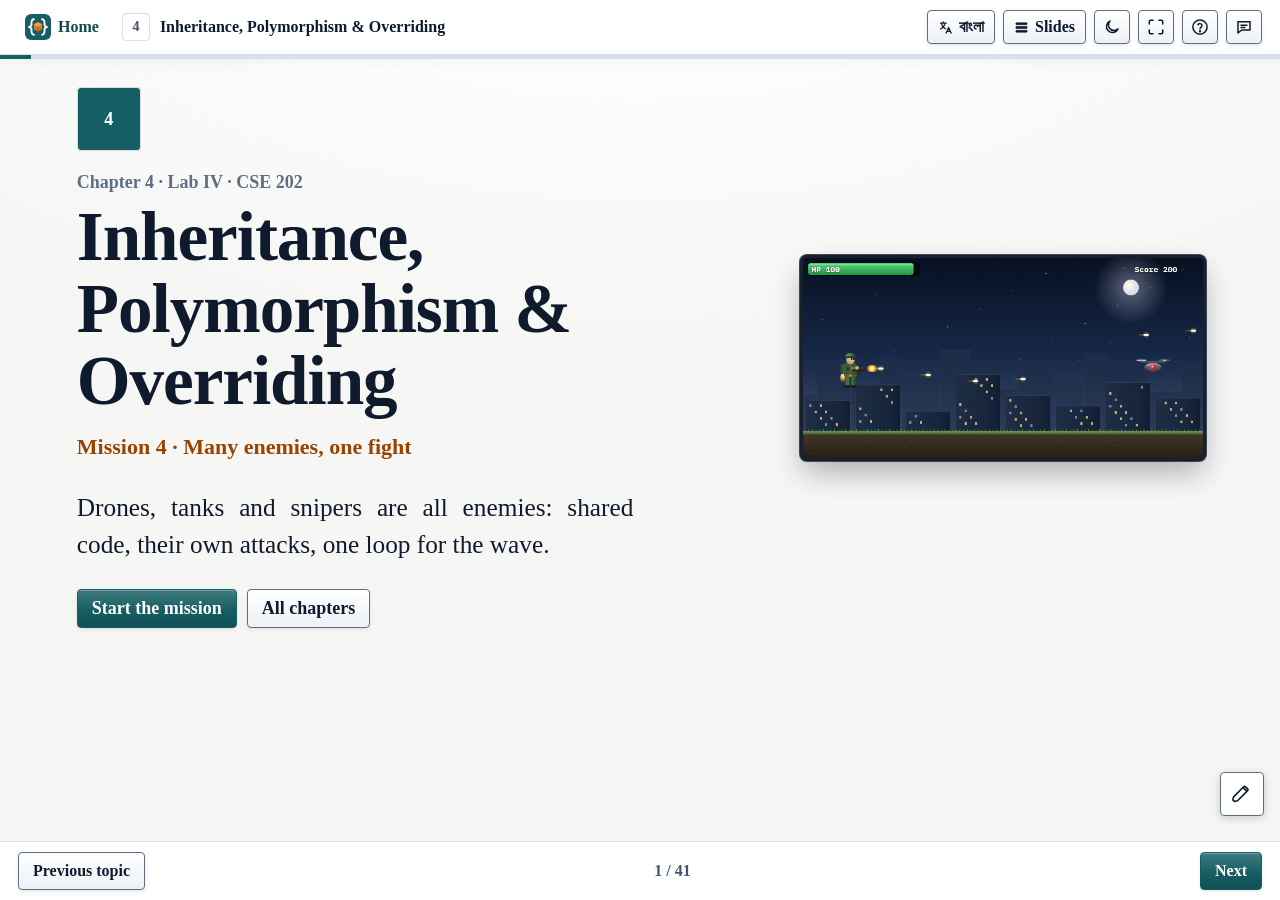
<file: labs/04-inheritance-polymorphism.html>
<!DOCTYPE html>
<html lang="en">
<head>
<meta charset="utf-8">
<meta name="viewport" content="width=device-width, initial-scale=1">
<meta name="description" content="Drones, tanks and snipers are all enemies: shared code, their own attacks, one loop for the wave.">
<meta name="keywords" content="java inheritance, extends, super, method overriding, polymorphism, dynamic dispatch, instanceof, lab, java game, game programming, cse 202, object oriented programming lab">
<meta name="author" content="Object Oriented Programming Lab Notes">
<meta name="robots" content="index, follow, max-image-preview:large">
<meta name="theme-color" content="#155E63">
<link rel="canonical" href="https://ayan-1829.github.io/CSE-202-Object-Oriented-Programming-Lab/labs/04-inheritance-polymorphism.html">
<link rel="icon" type="image/svg+xml" href="../img/logo-mark.svg">
<link rel="icon" type="image/png" sizes="32x32" href="../img/favicon-32.png">
<link rel="icon" type="image/png" sizes="16x16" href="../img/favicon-16.png">
<link rel="apple-touch-icon" href="../img/apple-touch-icon.png">
<link rel="manifest" href="../site.webmanifest">
<meta property="og:type" content="article">
<meta property="og:site_name" content="Object Oriented Programming Lab (CSE 202)">
<meta property="og:title" content="Chapter 4: Inheritance, Polymorphism &amp; Overriding | OOP Lab (CSE 202)">
<meta property="og:description" content="Drones, tanks and snipers are all enemies: shared code, their own attacks, one loop for the wave.">
<meta property="og:url" content="https://ayan-1829.github.io/CSE-202-Object-Oriented-Programming-Lab/labs/04-inheritance-polymorphism.html">
<meta property="og:locale" content="en_US">
<meta property="og:image" content="https://ayan-1829.github.io/CSE-202-Object-Oriented-Programming-Lab/img/og/04-inheritance-polymorphism.png?v=2">
<meta property="og:image:type" content="image/png">
<meta property="og:image:width" content="1200">
<meta property="og:image:height" content="630">
<meta property="og:image:alt" content="Chapter 4 of 10: Inheritance, Polymorphism &amp; Overriding – CSE 202 Object Oriented Programming Lab">
<meta name="twitter:card" content="summary_large_image">
<meta name="twitter:title" content="Chapter 4: Inheritance, Polymorphism &amp; Overriding | OOP Lab (CSE 202)">
<meta name="twitter:description" content="Drones, tanks and snipers are all enemies: shared code, their own attacks, one loop for the wave.">
<meta name="twitter:image" content="https://ayan-1829.github.io/CSE-202-Object-Oriented-Programming-Lab/img/og/04-inheritance-polymorphism.png?v=2">
<meta name="twitter:image:alt" content="Chapter 4 of 10: Inheritance, Polymorphism &amp; Overriding – CSE 202 Object Oriented Programming Lab">
<script type="application/ld+json">{"@context": "https://schema.org", "@type": "LearningResource", "name": "Inheritance, Polymorphism & Overriding", "description": "Drones, tanks and snipers are all enemies: shared code, their own attacks, one loop for the wave.", "position": 4, "educationalLevel": "Undergraduate", "learningResourceType": "Lab session slides", "inLanguage": "en", "numberOfItems": 41, "isAccessibleForFree": true, "url": "https://ayan-1829.github.io/CSE-202-Object-Oriented-Programming-Lab/labs/04-inheritance-polymorphism.html", "image": "https://ayan-1829.github.io/CSE-202-Object-Oriented-Programming-Lab/img/og/04-inheritance-polymorphism.png", "isPartOf": {"@type": "Course", "name": "Object Oriented Programming Lab", "courseCode": "CSE 202", "url": "https://ayan-1829.github.io/CSE-202-Object-Oriented-Programming-Lab/"}}</script>
<title>Chapter 4: Inheritance, Polymorphism &amp; Overriding | OOP Lab (CSE 202)</title>
<link rel="preconnect" href="https://fonts.googleapis.com">
<link rel="preconnect" href="https://fonts.gstatic.com" crossorigin>
<link href="https://fonts.googleapis.com/css2?family=IBM+Plex+Mono:wght@400;500;600&display=swap" rel="stylesheet">
<link rel="stylesheet" href="../css/style.css">
<link rel="stylesheet" href="../css/lab.css">
<link rel="stylesheet" href="../css/game.css">
</head>
<body class="deck-page">
<div class="sr-only" id="live" aria-live="polite"></div>
<header class="deck-bar">
  <a class="home-link" href="../index.html" aria-label="Home: all chapters"><img src="../img/logo-mark.svg" alt="" width="26" height="26"><span>Home</span></a>
  <div class="deck-title"><span class="badge">4</span><span>Inheritance, Polymorphism &amp; Overriding</span></div>
  <div class="deck-actions">
    <button type="button" class="btn sm" id="btn-menu" aria-expanded="false" aria-controls="slide-menu" aria-label="Slides"><svg class="btn-ic" viewBox="0 0 24 24" fill="currentColor" stroke="none" aria-hidden="true"><rect x="3" y="4.5" width="18" height="3" rx="1"></rect><rect x="3" y="10.5" width="18" height="3" rx="1"></rect><rect x="3" y="16.5" width="18" height="3" rx="1"></rect></svg><span>Slides</span></button>
    <button type="button" class="btn sm" id="btn-theme" aria-pressed="false" aria-label="Toggle dark mode"><svg class="btn-ic" viewBox="0 0 24 24" fill="none" stroke-width="2" stroke-linecap="round" stroke-linejoin="round" aria-hidden="true"><path d="M20 14.5A8 8 0 1 1 9.5 4a6.5 6.5 0 0 0 10.5 10.5Z"></path></svg><span>Dark mode</span></button>
    <button type="button" class="btn sm" id="btn-fs" aria-pressed="false" aria-label="Full screen"><svg class="btn-ic" viewBox="0 0 24 24" fill="none" stroke-width="2" stroke-linecap="round" stroke-linejoin="round" aria-hidden="true"><path d="M8 3H5a2 2 0 0 0-2 2v3M16 3h3a2 2 0 0 1 2 2v3M8 21H5a2 2 0 0 1-2-2v-3M16 21h3a2 2 0 0 0 2-2v-3"></path></svg><span>Full screen</span></button>
  </div>
</header>
<div class="deck-progress"><i id="progress-fill"></i></div>
<main class="deck" id="deck">
<section class="slide title-slide" data-title="Inheritance, Polymorphism &amp; Overriding" aria-label="Inheritance, Polymorphism &amp; Overriding" tabindex="-1"><div class="slide-inner">
<div class="topic-art g-title-art" data-demo="g-title" data-ch="4" aria-hidden="true"></div>
<span class="badge big">4</span>
<p class="kicker">Chapter 4 · Lab IV · CSE 202</p>
<h1>Inheritance, Polymorphism & Overriding</h1>
<p class="g-mission">Mission 4 · Many enemies, one fight</p>
<p class="lead">Drones, tanks and snipers are all enemies: shared code, their own attacks, one loop for the wave.</p>
<div class="row"><a class="btn pri" href="#s=2">Start the mission</a><a class="btn" href="../index.html">All chapters</a></div>
</div></section>
<section class="slide " data-title="Your mission" aria-label="Your mission" tabindex="-1"><div class="slide-inner">
<p class="kicker">Mission 4 · Many enemies, one fight</p><h2>Your mission</h2><div class="hook"><p class="q">The commander shouts one order: “Attack!” The drone dives, the tank fires a shell, the sniper takes aim. Nobody asked which kind of enemy they were.</p><p>They all <b>extend</b> <code>Enemy</code>, so one <code>Enemy[]</code> holds them all, and one call, <code>e.attack(ranger)</code>, makes each one attack <b>in its own way</b>. That is polymorphism.</p></div>
</div></section>
<section class="slide " data-title="Chapter at a glance" aria-label="Chapter at a glance" tabindex="-1"><div class="slide-inner">
<p class="kicker">Chapter 4 of 10</p><h2>Chapter at a glance</h2><div class="cols wl"><div><h3>After this chapter you can</h3><ul class=""><li>Build a class hierarchy with <code>extends</code>: GameCharacter → Enemy → Drone, Tank, Sniper</li><li>Use <code>super(…)</code> for the inherited part and <code>protected</code> to share fields</li><li>Override <code>attack()</code>, <code>takeDamage()</code> and <code>describe()</code>; tell overriding from overloading</li><li>Run a mixed wave through Enemy references (polymorphism)</li><li>Use <code>instanceof</code> before casting to reach Tank- or Sniper-only methods</li></ul></div>
<div><h3>Before you start</h3><ul class=""><li>Chapters 2–3: classes, constructors and overloading</li><li>Arrays and the for-each loop</li></ul></div></div>
<p class="note-line"><b>What is marked:</b> the 3 lab tasks (show them during the lab) and the 2 report exercises. The game tasks are practice.</p>
</div></section>
<section class="slide " data-title="Contents" aria-label="Contents" tabindex="-1"><div class="slide-inner">
<p class="kicker">Chapter 4 of 10</p><h2>Contents</h2><p class="muted">Select a part to jump to it.</p><ol class="outline-list"><li><a href="#s=5">Today’s build: the game program</a></li><li><a href="#s=6">The topics: the idea, then the game</a></li><li><a href="#s=26">Run the game</a></li><li><a href="#s=27">Game practice tasks</a></li><li><a href="#s=30">Lab tasks</a></li><li><a href="#s=35">Lab report exercises</a></li><li><a href="#s=38">Viva questions and quiz</a></li></ol>
</div></section>
<section class="slide " data-title="Today’s build" aria-label="Today’s build" tabindex="-1"><div class="slide-inner">
<p class="kicker">Build the game · Chapter 4</p><h2>Today’s build</h2><ul class="pts"><li>Seven files: the hierarchy <code>GameCharacter</code> → <code>Player</code>, <code>Enemy</code> → <code>Drone</code>, <code>Tank</code>, <code>Sniper</code>, and <code>WaveDemo</code> to run it.</li></ul>
<div class="cols wl"><div><h3>What the program does</h3><ol class="flow"><li>Create the player, a drone, a tank and a sniper, and describe each</li><li>Put the enemies in an Enemy[] and let each one attack</li><li>Shoot the drone and the tank: armor blocks part of the hit</li><li>Use the overloaded shoot(target, power)</li><li>Use instanceof and casts to call raiseShield() and aim()</li><li>Call describe() through a GameCharacter reference</li></ol></div><div><h3>Files</h3><ul class="g-files"><li><code>GameCharacter.java</code> <span class="muted">(25 lines)</span></li><li><code>Player.java</code> <span class="muted">(26 lines)</span></li><li><code>Enemy.java</code> <span class="muted">(19 lines)</span></li><li><code>Drone.java</code> <span class="muted">(12 lines)</span></li><li><code>Tank.java</code> <span class="muted">(34 lines)</span></li><li><code>Sniper.java</code> <span class="muted">(17 lines)</span></li><li><code>WaveDemo.java</code> <span class="muted">(47 lines)</span></li></ul><p class="muted">180 lines in all. Each topic below shows the part of the program that uses it.</p></div></div>
</div></section>
<section class="slide " data-title="Inheritance" aria-label="Inheritance" tabindex="-1"><div class="slide-inner">
<p class="kicker">Topic 1 of 6</p><h2>Inheritance</h2><div class="g-ingame"><div>In the game:</div><div>The family tree of the game</div></div><div class="g-codeside g-topic"><div><div class="kicker g-wk"><div class="walk-file">Player.java</div><div>·</div><div>Player extends GameCharacter</div></div><pre class="code small-code wide">public class Player extends GameCharacter {
    private int score;

    public Player(String name) {
        super(name, 100);                   // build the GameCharacter part first
    }</pre></div><ul class="pts"><li><code>class Enemy extends GameCharacter</code>: Enemy gets every field and method of GameCharacter.</li><li>The parent is the <b>superclass</b>, the child the <b>subclass</b>.</li><li>A subclass <b>is a</b> kind of its superclass, and can add its own members.</li><li><code>super(name, 100)</code> builds the inherited part.</li></ul></div>
</div></section>
<section class="slide " data-title="The family tree of the game" aria-label="The family tree of the game" tabindex="-1"><div class="slide-inner">
<p class="kicker">Topic 1 of 6 · in the game</p><h2>The family tree of the game</h2><div data-demo="g-family"></div>
</div></section>
<section class="slide " data-title="GameCharacter: the root of the tree" aria-label="GameCharacter: the root of the tree" tabindex="-1"><div style="zoom:0.91;" class="slide-inner">
<p class="kicker">Topic 1 of 6 · our game program · 1 of 1 · <span class="walk-file">GameCharacter.java</span></p><h2>GameCharacter: the root of the tree</h2><div class="walk-side g-walk"><pre class="code walk-code">public class GameCharacter {
    // protected: visible to subclasses such as Player and Enemy
    protected String name;
    protected int health;

    public GameCharacter(String name, int health) {
        this.name = name;
        this.health = health;
    }

    public String getName() { return name; }
    public int getHealth()  { return health; }

    public boolean isAlive() {
        return health &gt; 0;
    }

    public void takeDamage(int amount) {
        health = Math.max(0, health - amount);
    }

    public void describe() {
        System.out.println(name + &quot; (&quot; + health + &quot; HP)&quot;);
    }
}</pre><ul class="walk-notes"><li>What every character has: a name and health.</li><li>protected fields are visible to subclasses.</li></ul></div>
</div></section>
<section class="slide " data-title="super and protected" aria-label="super and protected" tabindex="-1"><div class="slide-inner">
<p class="kicker">Topic 2 of 6</p><h2>super and protected</h2><div class="g-ingame"><div>In the game:</div><div>super(…) and protected</div></div><div class="g-codeside"><pre class="code small-code">public class Enemy extends GameCharacter {
    protected int damage;

    public Enemy(String name, int health, int damage) {
        super(name, health);            // build the GameCharacter part first
        this.damage = damage;
    }
}

public class Drone extends Enemy {
    public Drone(String name) {
        super(name, 30, 5);             // light and weak
    }
}</pre><ul class="pts"><li><code>super(…)</code> calls the parent’s constructor; it must be the first line.</li><li><code>protected</code> members are visible in subclasses (and the package).</li><li><code>super.method()</code> calls the parent’s version of a method.</li><li>A subclass constructor starts with <code>super(…)</code>.</li></ul></div>
</div></section>
<section class="slide " data-title="Enemy: what all enemies share" aria-label="Enemy: what all enemies share" tabindex="-1"><div class="slide-inner">
<p class="kicker">Topic 2 of 6 · our game program · 1 of 1 · <span class="walk-file">Enemy.java</span></p><h2>Enemy: what all enemies share</h2><div class="walk-side g-walk"><pre class="code walk-code wide">public class Enemy extends GameCharacter {
    protected int damage;

    public Enemy(String name, int health, int damage) {
        super(name, health);
        this.damage = damage;
    }

    // Every enemy can attack; subclasses override how
    public void attack(GameCharacter target) {
        target.takeDamage(damage);
        System.out.println(name + &quot; attacks &quot; + target.getName() + &quot; for &quot; + damage);
    }

    @Override
    public void describe() {
        System.out.println(&quot;Enemy &quot; + name + &quot; (&quot; + health + &quot; HP, &quot; + damage + &quot; damage)&quot;);
    }
}</pre><ul class="walk-notes"><li>Adds damage and a default attack().</li><li>Overrides describe() to show the damage.</li></ul></div>
</div></section>
<section class="slide " data-title="Method overriding" aria-label="Method overriding" tabindex="-1"><div class="slide-inner">
<p class="kicker">Topic 3 of 6</p><h2>Method overriding</h2><div class="g-ingame"><div>In the game:</div><div>Overriding: each enemy attacks its own way</div></div><div class="g-codeside"><pre class="code small-code">// Drone
@Override
public void attack(GameCharacter target) {
    target.takeDamage(damage);
    System.out.println(name + &quot; dives at &quot; + target.getName() + &quot;! -&quot; + damage);
}

// Tank
@Override
public void takeDamage(int amount) {
    int blocked = Math.min(armor, amount);
    super.takeDamage(amount - blocked);   // the inherited version does the rest
}</pre><ul class="pts"><li>A subclass writes its own version of a parent method: same name, same parameters.</li><li>Mark it with <code>@Override</code> so the compiler checks it.</li><li>The object’s real class decides which version runs.</li><li>Same signature as the parent’s method, a new body.</li></ul></div>
</div></section>
<section class="slide " data-title="Drone: overriding attack()" aria-label="Drone: overriding attack()" tabindex="-1"><div class="slide-inner">
<p class="kicker">Topic 3 of 6 · our game program · 1 of 4 · <span class="walk-file">Drone.java</span></p><h2>Drone: overriding attack()</h2><pre class="code walk-code wide">public class Drone extends Enemy {

    public Drone(String name) {
        super(name, 30, 5);                 // light and weak
    }

    @Override
    public void attack(GameCharacter target) {
        target.takeDamage(damage);
        System.out.println(name + &quot; dives at &quot; + target.getName() + &quot;! -&quot; + damage);
    }
}</pre><ul class="walk-notes"><li>No new fields at all: only a different attack.</li><li>Drone inherits Enemy’s describe().</li></ul>
</div></section>
<section class="slide " data-title="Tank: armor and its own takeDamage()" aria-label="Tank: armor and its own takeDamage()" tabindex="-1"><div class="slide-inner">
<p class="kicker">Topic 3 of 6 · our game program · 2 of 4 · <span class="walk-file">Tank.java</span></p><h2>Tank: armor and its own takeDamage()</h2><div class="walk-side g-walk"><pre class="code walk-code wide">public class Tank extends Enemy {
    private int armor;

    public Tank(String name, int armor) {
        super(name, 120, 20);               // slow, tough and hits hard
        this.armor = armor;
    }

    @Override
    public void attack(GameCharacter target) {
        target.takeDamage(damage);
        System.out.println(name + &quot; fires a shell at &quot; + target.getName() + &quot;! -&quot; + damage);
    }

    // Armor blocks part of every hit, then the inherited version does the rest
    @Override
    public void takeDamage(int amount) {
        int blocked = Math.min(armor, amount);
        System.out.println(&quot;  &quot; + name + &quot;&#x27;s armor blocks &quot; + blocked);
        super.takeDamage(amount - blocked);
    }</pre><ul class="walk-notes"><li>A field only tanks have: armor.</li><li><code>super.takeDamage(…)</code> reuses the inherited logic.</li></ul></div>
</div></section>
<section class="slide " data-title="Tank: raiseShield() and describe()" aria-label="Tank: raiseShield() and describe()" tabindex="-1"><div class="slide-inner">
<p class="kicker">Topic 3 of 6 · our game program · 3 of 4 · <span class="walk-file">Tank.java</span></p><h2>Tank: raiseShield() and describe()</h2><pre class="code walk-code">// Only tanks have this method
public void raiseShield() {
    armor += 10;
    System.out.println(name + &quot; raises its shield: armor &quot; + armor);
}

@Override
public void describe() {
    super.describe();                   // reuse Enemy&#x27;s version, then add more
    System.out.println(&quot;  armor &quot; + armor);
}</pre><ul class="walk-notes"><li>raiseShield() exists only in Tank.</li><li>describe() extends the parent’s output instead of replacing it.</li></ul>
</div></section>
<section class="slide " data-title="Sniper" aria-label="Sniper" tabindex="-1"><div class="slide-inner">
<p class="kicker">Topic 3 of 6 · our game program · 4 of 4 · <span class="walk-file">Sniper.java</span></p><h2>Sniper</h2><div class="walk-side g-walk"><pre class="code walk-code wide">public class Sniper extends Enemy {

    public Sniper(String name) {
        super(name, 50, 35);                // fragile, but every shot hurts
    }

    @Override
    public void attack(GameCharacter target) {
        target.takeDamage(damage);
        System.out.println(name + &quot; takes aim... headshot on &quot; + target.getName() + &quot;! -&quot; + damage);
    }

    // Only snipers have this method
    public void aim() {
        System.out.println(name + &quot; steadies the rifle (red laser on)&quot;);
    }
}</pre><ul class="walk-notes"><li>Its own attack() and an extra aim() method.</li></ul></div>
</div></section>
<section class="slide " data-title="Overloading vs overriding" aria-label="Overloading vs overriding" tabindex="-1"><div class="slide-inner">
<p class="kicker">Topic 4 of 6</p><h2>Overloading vs overriding</h2><div class="g-ingame"><div>In the game:</div><div>Overloading or overriding?</div></div><div class="scrollx"><table class="doc"><thead><tr><th></th><th>Overloading</th><th>Overriding</th></tr></thead><tbody><tr><td>Where</td><td>in one class</td><td>in a subclass</td></tr><tr><td>Parameters</td><td>different</td><td>exactly the same</td></tr><tr><td>Chosen</td><td>at compile time, from the arguments</td><td>at run time, from the object</td></tr><tr><td>In the game</td><td><code>shoot(target)</code> / <code>shoot(target, power)</code></td><td><code>Drone.attack()</code> / <code>Tank.attack()</code></td></tr></tbody></table></div><ul class="pts"><li><b>Overloading</b>: same name, different parameters, usually in one class. Chosen at compile time.</li><li><b>Overriding</b>: same name and parameters, in a subclass. Chosen at run time.</li><li>A class can do both.</li><li>Overloading gives one class several versions of a method.</li></ul>
</div></section>
<section class="slide " data-title="Player: overloaded shoot() and describe()" aria-label="Player: overloaded shoot() and describe()" tabindex="-1"><div class="slide-inner">
<p class="kicker">Topic 4 of 6 · our game program · 1 of 2 · <span class="walk-file">Player.java</span></p><h2>Player: overloaded shoot() and describe()</h2><div class="walk-side g-walk"><pre class="code walk-code wide">// Overloaded: same name, different parameters (chosen at compile time)
public void shoot(Enemy target) {
    shoot(target, 25);
}

public void shoot(Enemy target, int power) {
    System.out.println(name + &quot; shoots &quot; + target.getName() + &quot; with power &quot; + power);
    target.takeDamage(power);           // which takeDamage runs depends on the object
    if (!target.isAlive()) {
        score += 100;
        System.out.println(target.getName() + &quot; destroyed! Score &quot; + score);
    }
}

@Override
public void describe() {
    System.out.println(&quot;Player &quot; + name + &quot; (&quot; + health + &quot; HP, score &quot; + score + &quot;)&quot;);
}</pre><ul class="walk-notes"><li>Two overloaded shoot() methods.</li><li><code>target.takeDamage(power)</code> runs the target’s own version.</li><li>describe() is overridden.</li></ul></div>
</div></section>
<section class="slide " data-title="WaveDemo: overriding and overloading" aria-label="WaveDemo: overriding and overloading" tabindex="-1"><div class="slide-inner">
<p class="kicker">Topic 4 of 6 · our game program · 2 of 2 · <span class="walk-file">WaveDemo.java</span></p><h2>WaveDemo: overriding and overloading</h2><pre class="code walk-code">System.out.println(&quot;\n=== Overriding takeDamage() ===&quot;);
ranger.shoot(drone);
ranger.shoot(tank);
System.out.println(&quot;Tank health: &quot; + tank.getHealth());

System.out.println(&quot;\n=== Overloading shoot() ===&quot;);
ranger.shoot(sniper, 60);</pre><ul class="walk-notes"><li>The tank’s armor kicks in automatically: its own takeDamage() runs.</li><li>shoot(sniper, 60) picks the 2-argument overload.</li></ul>
</div></section>
<section class="slide " data-title="Polymorphism" aria-label="Polymorphism" tabindex="-1"><div class="slide-inner">
<p class="kicker">Topic 5 of 6</p><h2>Polymorphism</h2><div class="g-ingame"><div>In the game:</div><div>Polymorphism: one loop, three attacks</div></div><div class="g-codeside g-topic"><div><div class="kicker g-wk"><div class="walk-file">WaveDemo.java</div><div>·</div><div>WaveDemo: polymorphism</div></div><pre class="code small-code">System.out.println(&quot;\n=== Polymorphism: one loop, three attacks ===&quot;);
Enemy[] wave = { drone, tank, sniper };
for (Enemy e : wave) {
    e.attack(ranger);               // the object&#x27;s own attack() runs
}
System.out.println(&quot;Ranger&#x27;s health after the wave: &quot; + ranger.getHealth());</pre></div><ul class="pts"><li>A parent-type variable can refer to any subclass object.</li><li>One call, <code>e.attack(ranger)</code>, runs a different method for each real object.</li><li>New subclasses work without changing the loop.</li><li>One loop, three different attacks.</li></ul></div>
</div></section>
<section class="slide " data-title="Polymorphism: one loop, three attacks" aria-label="Polymorphism: one loop, three attacks" tabindex="-1"><div class="slide-inner">
<p class="kicker">Topic 5 of 6 · in the game</p><h2>Polymorphism: one loop, three attacks</h2><div data-demo="g-wave"></div>
</div></section>
<section class="slide " data-title="WaveDemo: the characters" aria-label="WaveDemo: the characters" tabindex="-1"><div class="slide-inner">
<p class="kicker">Topic 5 of 6 · our game program · 1 of 1 · <span class="walk-file">WaveDemo.java</span></p><h2>WaveDemo: the characters</h2><pre class="code walk-code">System.out.println(&quot;=== The characters ===&quot;);
Player ranger = new Player(&quot;Ranger&quot;);
Drone drone = new Drone(&quot;Drone-1&quot;);
Tank tank = new Tank(&quot;Tank-1&quot;, 8);
Sniper sniper = new Sniper(&quot;Sniper-1&quot;);
ranger.describe();
drone.describe();                   // Drone has no describe(): Enemy&#x27;s runs
tank.describe();
sniper.describe();</pre><ul class="walk-notes"><li>Each describe() call runs the version of that object’s class.</li></ul>
</div></section>
<section class="slide " data-title="instanceof and casting" aria-label="instanceof and casting" tabindex="-1"><div class="slide-inner">
<p class="kicker">Topic 6 of 6</p><h2>instanceof and casting</h2><div class="g-ingame"><div>In the game:</div><div>instanceof and safe casting</div></div><ul class="pts big-list"><li>Through a parent reference you can only call the parent’s methods.</li><li><code>e instanceof Tank</code> checks the real class first.</li><li>Then cast down, <code>(Tank) e</code>, to reach the subclass’s own method.</li></ul>
</div></section>
<section class="slide " data-title="instanceof and safe casting" aria-label="instanceof and safe casting" tabindex="-1"><div class="slide-inner">
<p class="kicker">Topic 6 of 6 · in the game</p><h2>instanceof and safe casting</h2><div data-demo="g-cast4"></div>
</div></section>
<section class="slide " data-title="WaveDemo: instanceof and casting" aria-label="WaveDemo: instanceof and casting" tabindex="-1"><div class="slide-inner">
<p class="kicker">Topic 6 of 6 · our game program · 1 of 1 · <span class="walk-file">WaveDemo.java</span></p><h2>WaveDemo: instanceof and casting</h2><div class="walk-side g-walk"><pre class="code walk-code wide">System.out.println(&quot;\n=== instanceof and casting ===&quot;);
for (Enemy e : wave) {
    if (e instanceof Tank) {
        Tank t = (Tank) e;          // safe: we just checked
        t.raiseShield();
    } else if (e instanceof Sniper) {
        ((Sniper) e).aim();
    } else {
        System.out.println(e.getName() + &quot; is a &quot; + e.getClass().getSimpleName() + &quot;: no special move&quot;);
    }
}

System.out.println(&quot;\n=== A GameCharacter reference ===&quot;);
GameCharacter c = tank;             // upcast: always allowed
c.describe();                       // still runs Tank&#x27;s describe()
System.out.println(&quot;c instanceof Enemy : &quot; + (c instanceof Enemy));
System.out.println(&quot;c instanceof Drone : &quot; + (c instanceof Drone));</pre><ul class="walk-notes"><li>Check first, then cast, then call the special method.</li><li>An upcast to GameCharacter still runs Tank’s describe().</li></ul></div>
</div></section>
<section class="slide " data-title="The complete game program" aria-label="The complete game program" tabindex="-1"><div class="slide-inner">
<p class="kicker">Build the game · 7 files</p><h2>The complete game program</h2><div class="codeview"><pre class="code small-code" data-file="GameCharacter.java">public class GameCharacter {
    // protected: visible to subclasses such as Player and Enemy
    protected String name;
    protected int health;

    public GameCharacter(String name, int health) {
        this.name = name;
        this.health = health;
    }

    public String getName() { return name; }
    public int getHealth()  { return health; }

    public boolean isAlive() {
        return health &gt; 0;
    }

    public void takeDamage(int amount) {
        health = Math.max(0, health - amount);
    }

    public void describe() {
        System.out.println(name + &quot; (&quot; + health + &quot; HP)&quot;);
    }
}</pre><pre class="code small-code" data-file="Player.java">public class Player extends GameCharacter {
    private int score;

    public Player(String name) {
        super(name, 100);                   // build the GameCharacter part first
    }

    // Overloaded: same name, different parameters (chosen at compile time)
    public void shoot(Enemy target) {
        shoot(target, 25);
    }

    public void shoot(Enemy target, int power) {
        System.out.println(name + &quot; shoots &quot; + target.getName() + &quot; with power &quot; + power);
        target.takeDamage(power);           // which takeDamage runs depends on the object
        if (!target.isAlive()) {
            score += 100;
            System.out.println(target.getName() + &quot; destroyed! Score &quot; + score);
        }
    }

    @Override
    public void describe() {
        System.out.println(&quot;Player &quot; + name + &quot; (&quot; + health + &quot; HP, score &quot; + score + &quot;)&quot;);
    }
}</pre><pre class="code small-code" data-file="Enemy.java">public class Enemy extends GameCharacter {
    protected int damage;

    public Enemy(String name, int health, int damage) {
        super(name, health);
        this.damage = damage;
    }

    // Every enemy can attack; subclasses override how
    public void attack(GameCharacter target) {
        target.takeDamage(damage);
        System.out.println(name + &quot; attacks &quot; + target.getName() + &quot; for &quot; + damage);
    }

    @Override
    public void describe() {
        System.out.println(&quot;Enemy &quot; + name + &quot; (&quot; + health + &quot; HP, &quot; + damage + &quot; damage)&quot;);
    }
}</pre><pre class="code small-code" data-file="Drone.java">public class Drone extends Enemy {

    public Drone(String name) {
        super(name, 30, 5);                 // light and weak
    }

    @Override
    public void attack(GameCharacter target) {
        target.takeDamage(damage);
        System.out.println(name + &quot; dives at &quot; + target.getName() + &quot;! -&quot; + damage);
    }
}</pre><pre class="code small-code" data-file="Tank.java">public class Tank extends Enemy {
    private int armor;

    public Tank(String name, int armor) {
        super(name, 120, 20);               // slow, tough and hits hard
        this.armor = armor;
    }

    @Override
    public void attack(GameCharacter target) {
        target.takeDamage(damage);
        System.out.println(name + &quot; fires a shell at &quot; + target.getName() + &quot;! -&quot; + damage);
    }

    // Armor blocks part of every hit, then the inherited version does the rest
    @Override
    public void takeDamage(int amount) {
        int blocked = Math.min(armor, amount);
        System.out.println(&quot;  &quot; + name + &quot;&#x27;s armor blocks &quot; + blocked);
        super.takeDamage(amount - blocked);
    }

    // Only tanks have this method
    public void raiseShield() {
        armor += 10;
        System.out.println(name + &quot; raises its shield: armor &quot; + armor);
    }

    @Override
    public void describe() {
        super.describe();                   // reuse Enemy&#x27;s version, then add more
        System.out.println(&quot;  armor &quot; + armor);
    }
}</pre><pre class="code small-code" data-file="Sniper.java">public class Sniper extends Enemy {

    public Sniper(String name) {
        super(name, 50, 35);                // fragile, but every shot hurts
    }

    @Override
    public void attack(GameCharacter target) {
        target.takeDamage(damage);
        System.out.println(name + &quot; takes aim... headshot on &quot; + target.getName() + &quot;! -&quot; + damage);
    }

    // Only snipers have this method
    public void aim() {
        System.out.println(name + &quot; steadies the rifle (red laser on)&quot;);
    }
}</pre><pre class="code small-code" data-file="WaveDemo.java">public class WaveDemo {
    public static void main(String[] args) {

        System.out.println(&quot;=== The characters ===&quot;);
        Player ranger = new Player(&quot;Ranger&quot;);
        Drone drone = new Drone(&quot;Drone-1&quot;);
        Tank tank = new Tank(&quot;Tank-1&quot;, 8);
        Sniper sniper = new Sniper(&quot;Sniper-1&quot;);
        ranger.describe();
        drone.describe();                   // Drone has no describe(): Enemy&#x27;s runs
        tank.describe();
        sniper.describe();

        System.out.println(&quot;\n=== Polymorphism: one loop, three attacks ===&quot;);
        Enemy[] wave = { drone, tank, sniper };
        for (Enemy e : wave) {
            e.attack(ranger);               // the object&#x27;s own attack() runs
        }
        System.out.println(&quot;Ranger&#x27;s health after the wave: &quot; + ranger.getHealth());

        System.out.println(&quot;\n=== Overriding takeDamage() ===&quot;);
        ranger.shoot(drone);
        ranger.shoot(tank);
        System.out.println(&quot;Tank health: &quot; + tank.getHealth());

        System.out.println(&quot;\n=== Overloading shoot() ===&quot;);
        ranger.shoot(sniper, 60);

        System.out.println(&quot;\n=== instanceof and casting ===&quot;);
        for (Enemy e : wave) {
            if (e instanceof Tank) {
                Tank t = (Tank) e;          // safe: we just checked
                t.raiseShield();
            } else if (e instanceof Sniper) {
                ((Sniper) e).aim();
            } else {
                System.out.println(e.getName() + &quot; is a &quot; + e.getClass().getSimpleName() + &quot;: no special move&quot;);
            }
        }

        System.out.println(&quot;\n=== A GameCharacter reference ===&quot;);
        GameCharacter c = tank;             // upcast: always allowed
        c.describe();                       // still runs Tank&#x27;s describe()
        System.out.println(&quot;c instanceof Enemy : &quot; + (c instanceof Enemy));
        System.out.println(&quot;c instanceof Drone : &quot; + (c instanceof Drone));
    }
}</pre></div><p class="muted">Save every file in one folder, then compile and run: <code>javac *.java</code> → <code>java WaveDemo</code></p>
</div></section>
<section class="slide " data-title="Expected output" aria-label="Expected output" tabindex="-1"><div class="slide-inner">
<p class="kicker">Run the game</p><h2>Expected output</h2><div data-demo="g-run" data-cmd="java WaveDemo" data-steps="[{&quot;o&quot;:&quot;=== The characters ===&quot;,&quot;f&quot;:[[0,4]]},{&quot;o&quot;:&quot;Player Ranger (100 HP, score 0)&quot;,&quot;f&quot;:[[1,24],[0,9]]},{&quot;o&quot;:&quot;Enemy Drone-1 (30 HP, 5 damage)&quot;,&quot;f&quot;:[[2,17],[0,10]]},{&quot;o&quot;:&quot;Enemy Tank-1 (120 HP, 20 damage)&quot;,&quot;f&quot;:[[2,17],[4,31],[0,11]]},{&quot;o&quot;:&quot;  armor 8&quot;,&quot;f&quot;:[[4,32],[0,11]]},{&quot;o&quot;:&quot;Enemy Sniper-1 (50 HP, 35 damage)&quot;,&quot;f&quot;:[[2,17],[0,12]]},{&quot;o&quot;:&quot;&quot;,&quot;f&quot;:[[0,14]]},{&quot;o&quot;:&quot;=== Polymorphism: one loop, three attacks ===&quot;,&quot;f&quot;:[[0,14]]},{&quot;o&quot;:&quot;Drone-1 dives at Ranger! -5&quot;,&quot;f&quot;:[[3,10],[0,17]]},{&quot;o&quot;:&quot;Tank-1 fires a shell at Ranger! -20&quot;,&quot;f&quot;:[[4,12],[0,17]]},{&quot;o&quot;:&quot;Sniper-1 takes aim... headshot on Ranger! -35&quot;,&quot;f&quot;:[[5,10],[0,17]]},{&quot;o&quot;:&quot;Ranger&#x27;s health after the wave: 40&quot;,&quot;f&quot;:[[0,19]]},{&quot;o&quot;:&quot;&quot;,&quot;f&quot;:[[0,21]]},{&quot;o&quot;:&quot;=== Overriding takeDamage() ===&quot;,&quot;f&quot;:[[0,21]]},{&quot;o&quot;:&quot;Ranger shoots Drone-1 with power 25&quot;,&quot;f&quot;:[[1,14],[1,10],[0,22]]},{&quot;o&quot;:&quot;Ranger shoots Tank-1 with power 25&quot;,&quot;f&quot;:[[1,14],[1,10],[0,23]]},{&quot;o&quot;:&quot;  Tank-1&#x27;s armor blocks 8&quot;,&quot;f&quot;:[[4,19],[1,15],[1,10],[0,23]]},{&quot;o&quot;:&quot;Tank health: 103&quot;,&quot;f&quot;:[[0,24]]},{&quot;o&quot;:&quot;&quot;,&quot;f&quot;:[[0,26]]},{&quot;o&quot;:&quot;=== Overloading shoot() ===&quot;,&quot;f&quot;:[[0,26]]},{&quot;o&quot;:&quot;Ranger shoots Sniper-1 with power 60&quot;,&quot;f&quot;:[[1,14],[0,27]]},{&quot;o&quot;:&quot;Sniper-1 destroyed! Score 100&quot;,&quot;f&quot;:[[1,18],[0,27]]},{&quot;o&quot;:&quot;&quot;,&quot;f&quot;:[[0,29]]},{&quot;o&quot;:&quot;=== instanceof and casting ===&quot;,&quot;f&quot;:[[0,29]]},{&quot;o&quot;:&quot;Drone-1 is a Drone: no special move&quot;,&quot;f&quot;:[[0,37]]},{&quot;o&quot;:&quot;Tank-1 raises its shield: armor 18&quot;,&quot;f&quot;:[[4,26],[0,33]]},{&quot;o&quot;:&quot;Sniper-1 steadies the rifle (red laser on)&quot;,&quot;f&quot;:[[5,15],[0,35]]},{&quot;o&quot;:&quot;&quot;,&quot;f&quot;:[[0,41]]},{&quot;o&quot;:&quot;=== A GameCharacter reference ===&quot;,&quot;f&quot;:[[0,41]]},{&quot;o&quot;:&quot;Enemy Tank-1 (103 HP, 20 damage)&quot;,&quot;f&quot;:[[2,17],[4,31],[0,43]]},{&quot;o&quot;:&quot;  armor 18&quot;,&quot;f&quot;:[[4,32],[0,43]]},{&quot;o&quot;:&quot;c instanceof Enemy : true&quot;,&quot;f&quot;:[[0,44]]},{&quot;o&quot;:&quot;c instanceof Drone : false&quot;,&quot;f&quot;:[[0,45]]}]"><pre class="run-file" data-file="WaveDemo.java" hidden>public class WaveDemo {
    public static void main(String[] args) {

        System.out.println(&quot;=== The characters ===&quot;);
        Player ranger = new Player(&quot;Ranger&quot;);
        Drone drone = new Drone(&quot;Drone-1&quot;);
        Tank tank = new Tank(&quot;Tank-1&quot;, 8);
        Sniper sniper = new Sniper(&quot;Sniper-1&quot;);
        ranger.describe();
        drone.describe();                   // Drone has no describe(): Enemy&#x27;s runs
        tank.describe();
        sniper.describe();

        System.out.println(&quot;\n=== Polymorphism: one loop, three attacks ===&quot;);
        Enemy[] wave = { drone, tank, sniper };
        for (Enemy e : wave) {
            e.attack(ranger);               // the object&#x27;s own attack() runs
        }
        System.out.println(&quot;Ranger&#x27;s health after the wave: &quot; + ranger.getHealth());

        System.out.println(&quot;\n=== Overriding takeDamage() ===&quot;);
        ranger.shoot(drone);
        ranger.shoot(tank);
        System.out.println(&quot;Tank health: &quot; + tank.getHealth());

        System.out.println(&quot;\n=== Overloading shoot() ===&quot;);
        ranger.shoot(sniper, 60);

        System.out.println(&quot;\n=== instanceof and casting ===&quot;);
        for (Enemy e : wave) {
            if (e instanceof Tank) {
                Tank t = (Tank) e;          // safe: we just checked
                t.raiseShield();
            } else if (e instanceof Sniper) {
                ((Sniper) e).aim();
            } else {
                System.out.println(e.getName() + &quot; is a &quot; + e.getClass().getSimpleName() + &quot;: no special move&quot;);
            }
        }

        System.out.println(&quot;\n=== A GameCharacter reference ===&quot;);
        GameCharacter c = tank;             // upcast: always allowed
        c.describe();                       // still runs Tank&#x27;s describe()
        System.out.println(&quot;c instanceof Enemy : &quot; + (c instanceof Enemy));
        System.out.println(&quot;c instanceof Drone : &quot; + (c instanceof Drone));
    }
}</pre><pre class="run-file" data-file="Player.java" hidden>public class Player extends GameCharacter {
    private int score;

    public Player(String name) {
        super(name, 100);                   // build the GameCharacter part first
    }

    // Overloaded: same name, different parameters (chosen at compile time)
    public void shoot(Enemy target) {
        shoot(target, 25);
    }

    public void shoot(Enemy target, int power) {
        System.out.println(name + &quot; shoots &quot; + target.getName() + &quot; with power &quot; + power);
        target.takeDamage(power);           // which takeDamage runs depends on the object
        if (!target.isAlive()) {
            score += 100;
            System.out.println(target.getName() + &quot; destroyed! Score &quot; + score);
        }
    }

    @Override
    public void describe() {
        System.out.println(&quot;Player &quot; + name + &quot; (&quot; + health + &quot; HP, score &quot; + score + &quot;)&quot;);
    }
}</pre><pre class="run-file" data-file="Enemy.java" hidden>public class Enemy extends GameCharacter {
    protected int damage;

    public Enemy(String name, int health, int damage) {
        super(name, health);
        this.damage = damage;
    }

    // Every enemy can attack; subclasses override how
    public void attack(GameCharacter target) {
        target.takeDamage(damage);
        System.out.println(name + &quot; attacks &quot; + target.getName() + &quot; for &quot; + damage);
    }

    @Override
    public void describe() {
        System.out.println(&quot;Enemy &quot; + name + &quot; (&quot; + health + &quot; HP, &quot; + damage + &quot; damage)&quot;);
    }
}</pre><pre class="run-file" data-file="Drone.java" hidden>public class Drone extends Enemy {

    public Drone(String name) {
        super(name, 30, 5);                 // light and weak
    }

    @Override
    public void attack(GameCharacter target) {
        target.takeDamage(damage);
        System.out.println(name + &quot; dives at &quot; + target.getName() + &quot;! -&quot; + damage);
    }
}</pre><pre class="run-file" data-file="Tank.java" hidden>public class Tank extends Enemy {
    private int armor;

    public Tank(String name, int armor) {
        super(name, 120, 20);               // slow, tough and hits hard
        this.armor = armor;
    }

    @Override
    public void attack(GameCharacter target) {
        target.takeDamage(damage);
        System.out.println(name + &quot; fires a shell at &quot; + target.getName() + &quot;! -&quot; + damage);
    }

    // Armor blocks part of every hit, then the inherited version does the rest
    @Override
    public void takeDamage(int amount) {
        int blocked = Math.min(armor, amount);
        System.out.println(&quot;  &quot; + name + &quot;&#x27;s armor blocks &quot; + blocked);
        super.takeDamage(amount - blocked);
    }

    // Only tanks have this method
    public void raiseShield() {
        armor += 10;
        System.out.println(name + &quot; raises its shield: armor &quot; + armor);
    }

    @Override
    public void describe() {
        super.describe();                   // reuse Enemy&#x27;s version, then add more
        System.out.println(&quot;  armor &quot; + armor);
    }
}</pre><pre class="run-file" data-file="Sniper.java" hidden>public class Sniper extends Enemy {

    public Sniper(String name) {
        super(name, 50, 35);                // fragile, but every shot hurts
    }

    @Override
    public void attack(GameCharacter target) {
        target.takeDamage(damage);
        System.out.println(name + &quot; takes aim... headshot on &quot; + target.getName() + &quot;! -&quot; + damage);
    }

    // Only snipers have this method
    public void aim() {
        System.out.println(name + &quot; steadies the rifle (red laser on)&quot;);
    }
}</pre></div>
</div></section>
<section class="slide " data-title="Game task 1: A Boss enemy" aria-label="Game task 1: A Boss enemy" tabindex="-1"><div class="slide-inner">
<p class="kicker">Game practice · 1 of 3</p><h2>Game task 1: A Boss enemy</h2><div class="ex task g-task"><div class="qq">An enemy with two phases.</div>
<div class="chk-head"><span>Requirements</span><span class="chk-count"></span></div><ul class="chk-list"><li><input type="checkbox" id="g4t0r0" data-key="g4t0r0"><label for="g4t0r0"><code>Boss extends Enemy</code> with 300 HP and 40 damage</label></li><li><input type="checkbox" id="g4t0r1" data-key="g4t0r1"><label for="g4t0r1">A field <code>phase</code> (1 or 2)</label></li><li><input type="checkbox" id="g4t0r2" data-key="g4t0r2"><label for="g4t0r2">Override takeDamage(): below 150 HP it switches to phase 2 and prints a warning</label></li><li><input type="checkbox" id="g4t0r3" data-key="g4t0r3"><label for="g4t0r3">Override attack(): in phase 2 it hits twice as hard</label></li><li><input type="checkbox" id="g4t0r4" data-key="g4t0r4"><label for="g4t0r4">Add the boss to the wave array and run the same loop</label></li></ul><details class="reveal"><summary>Show a hint</summary><div class="ans">Call <code>super.takeDamage(amount)</code> first, then check <code>health &lt; 150</code>.</div></details></div>
</div></section>
<section class="slide " data-title="Game task 2: A Medic player class" aria-label="Game task 2: A Medic player class" tabindex="-1"><div class="slide-inner">
<p class="kicker">Game practice · 2 of 3</p><h2>Game task 2: A Medic player class</h2><div class="ex task g-task"><div class="qq">A player who can heal.</div>
<div class="chk-head"><span>Requirements</span><span class="chk-count"></span></div><ul class="chk-list"><li><input type="checkbox" id="g4t1r0" data-key="g4t1r0"><label for="g4t1r0"><code>Medic extends Player</code> with a constructor that uses <code>super(name)</code></label></li><li><input type="checkbox" id="g4t1r1" data-key="g4t1r1"><label for="g4t1r1">A new method <code>heal(GameCharacter c, int amount)</code></label></li><li><input type="checkbox" id="g4t1r2" data-key="g4t1r2"><label for="g4t1r2">Override describe()</label></li><li><input type="checkbox" id="g4t1r3" data-key="g4t1r3"><label for="g4t1r3">Store a Medic in a Player variable and call describe()</label></li></ul><details class="reveal"><summary>Show a hint</summary><div class="ans">The field health is protected, and all the game classes are in one package, so the Medic can write <code>c.health</code>.</div></details></div>
</div></section>
<section class="slide " data-title="Game task 3: Count by type" aria-label="Game task 3: Count by type" tabindex="-1"><div class="slide-inner">
<p class="kicker">Game practice · 3 of 3</p><h2>Game task 3: Count by type</h2><div class="ex task g-task"><div class="qq">Report on a mixed wave.</div>
<div class="chk-head"><span>Requirements</span><span class="chk-count"></span></div><ul class="chk-list"><li><input type="checkbox" id="g4t2r0" data-key="g4t2r0"><label for="g4t2r0">Build an Enemy[] with 2 drones, 2 tanks and 1 sniper</label></li><li><input type="checkbox" id="g4t2r1" data-key="g4t2r1"><label for="g4t2r1">Loop once and count each type with instanceof</label></li><li><input type="checkbox" id="g4t2r2" data-key="g4t2r2"><label for="g4t2r2">Raise every tank’s shield through a safe cast</label></li><li><input type="checkbox" id="g4t2r3" data-key="g4t2r3"><label for="g4t2r3">Print the counts and the total health of the wave</label></li></ul><details class="reveal"><summary>Show a hint</summary><div class="ans">If you ever add a subclass of Tank, test the most specific class first.</div></details></div>
</div></section>
<section class="slide " data-title="Lab tasks" aria-label="Lab tasks" tabindex="-1"><div class="slide-inner">
<p class="kicker">Practice · lab tasks</p><h2>Lab tasks</h2>
<p>These tasks come from the lab manual. They start from its program, not from the game: save these files in one folder, then make the changes each task asks for.</p>
<ul class="g-files"><li><a href="../starter/lab04/Vehicle.java" download><code>Vehicle.java</code></a></li><li><a href="../starter/lab04/Car.java" download><code>Car.java</code></a></li><li><a href="../starter/lab04/Motorcycle.java" download><code>Motorcycle.java</code></a></li><li><a href="../starter/lab04/ElectricCar.java" download><code>ElectricCar.java</code></a></li><li><a href="../starter/lab04/Lab4Demo.java" download><code>Lab4Demo.java</code></a></li></ul><p class="muted">Compile and run: <code>javac *.java</code> → <code>java Lab4Demo</code></p>
</div></section>
<section class="slide " data-title="Lab task 1: Add a Bus class" aria-label="Lab task 1: Add a Bus class" tabindex="-1"><div class="slide-inner">
<p class="kicker">Lab task 1 of 3</p><h2>Lab task 1: Add a Bus class</h2><div class="ex task"><div class="qq">A new Vehicle subclass that sells tickets.</div>
<div class="chk-head"><span>Requirements</span><span class="chk-count"></span></div><ul class="chk-list"><li><input type="checkbox" id="l4t0r0" data-key="l4t0r0"><label for="l4t0r0">Private fields <code>numSeats</code> and <code>ticketPrice</code> with getters</label></li><li><input type="checkbox" id="l4t0r1" data-key="l4t0r1"><label for="l4t0r1">Constructor that calls <code>super(make, year)</code></label></li><li><input type="checkbox" id="l4t0r2" data-key="l4t0r2"><label for="l4t0r2">Override <code>display()</code></label></li><li><input type="checkbox" id="l4t0r3" data-key="l4t0r3"><label for="l4t0r3"><code>calculateRevenue(int passengersBoarded)</code></label></li><li><input type="checkbox" id="l4t0r4" data-key="l4t0r4"><label for="l4t0r4">Demonstrate accelerate/brake, display and revenue in Lab4Demo</label></li></ul><details class="reveal"><summary>Show a hint</summary><div class="ans">Cap revenue at the number of seats: <code>Math.min(passengersBoarded, numSeats) * ticketPrice</code>.</div></details></div>
</div></section>
<section class="slide " data-title="Lab task 2: Create a HybridCar class" aria-label="Lab task 2: Create a HybridCar class" tabindex="-1"><div class="slide-inner">
<p class="kicker">Lab task 2 of 3</p><h2>Lab task 2: Create a HybridCar class</h2><div class="ex task"><div class="qq">A Car subclass that can run on fuel or battery.</div>
<div class="chk-head"><span>Requirements</span><span class="chk-count"></span></div><ul class="chk-list"><li><input type="checkbox" id="l4t1r0" data-key="l4t1r0"><label for="l4t1r0">Fields <code>batteryLevel</code> and <code>currentMode</code></label></li><li><input type="checkbox" id="l4t1r1" data-key="l4t1r1"><label for="l4t1r1"><code>useBattery(double)</code> and <code>switchMode(String)</code> ("Fuel" / "Battery")</label></li><li><input type="checkbox" id="l4t1r2" data-key="l4t1r2"><label for="l4t1r2">Override <code>display()</code></label></li><li><input type="checkbox" id="l4t1r3" data-key="l4t1r3"><label for="l4t1r3">Store it in a Vehicle reference and call display()</label></li><li><input type="checkbox" id="l4t1r4" data-key="l4t1r4"><label for="l4t1r4">Cast to HybridCar to call its own methods</label></li></ul><details class="reveal"><summary>Show a hint</summary><div class="ans">Calling <code>v.switchMode("Battery")</code> on a Vehicle reference will not compile — that is the point of the cast.</div></details></div>
</div></section>
<section class="slide " data-title="Lab task 3: Test instanceof and casting" aria-label="Lab task 3: Test instanceof and casting" tabindex="-1"><div class="slide-inner">
<p class="kicker">Lab task 3 of 3</p><h2>Lab task 3: Test instanceof and casting</h2><div class="ex task"><div class="qq">Process a mixed array safely.</div>
<div class="chk-head"><span>Requirements</span><span class="chk-count"></span></div><ul class="chk-list"><li><input type="checkbox" id="l4t2r0" data-key="l4t2r0"><label for="l4t2r0">Array with Car, Motorcycle, ElectricCar and Bus objects</label></li><li><input type="checkbox" id="l4t2r1" data-key="l4t2r1"><label for="l4t2r1">Loop over it</label></li><li><input type="checkbox" id="l4t2r2" data-key="l4t2r2"><label for="l4t2r2">Identify each actual type with <code>instanceof</code></label></li><li><input type="checkbox" id="l4t2r3" data-key="l4t2r3"><label for="l4t2r3">Call type-specific methods after a safe cast</label></li><li><input type="checkbox" id="l4t2r4" data-key="l4t2r4"><label for="l4t2r4">Print clear output</label></li></ul><details class="reveal"><summary>Show a hint</summary><div class="ans">Test the most specific type first: an ElectricCar is also a Car.</div></details></div>
</div></section>
<section class="slide " data-title="Show your work" aria-label="Show your work" tabindex="-1"><div class="slide-inner">
<p class="kicker">Lab tasks</p><h2>Show your work during the lab</h2><p>For each task, show the instructor:</p><ul class="big-list"><li>the source code</li><li>a successful compilation</li><li>the running output</li><li>a short explanation of the logic you used</li></ul>
</div></section>
<section class="slide " data-title="Report exercise 1" aria-label="Report exercise 1" tabindex="-1"><div class="slide-inner">
<p class="kicker">Lab report · exercise 1 of 2</p><h2>Employee hierarchy and payroll</h2><div class="ex task report"><div class="qq">Employee with Manager, Developer and Intern subclasses.</div>
<div class="chk-head"><span>Requirements</span><span class="chk-count"></span></div><ul class="chk-list"><li><input type="checkbox" id="l4e0r0" data-key="l4e0r0"><label for="l4e0r0">Employee: protected empId, name, salary, department; getters/setters, <code>display()</code>, <code>calculateBonus()</code> = 5% of salary</label></li><li><input type="checkbox" id="l4e0r1" data-key="l4e0r1"><label for="l4e0r1">Manager: teamSize, responsibilityBonus; override bonus and display; add/remove team member</label></li><li><input type="checkbox" id="l4e0r2" data-key="l4e0r2"><label for="l4e0r2">Developer: programmingLanguage, yearsExperience; override bonus and display; upgradeLanguage, gainExperience</label></li><li><input type="checkbox" id="l4e0r3" data-key="l4e0r3"><label for="l4e0r3">Intern: university, monthsRemaining; bonus 0.0; decrementMonths</label></li><li><input type="checkbox" id="l4e0r4" data-key="l4e0r4"><label for="l4e0r4">≥2 objects of each subclass in an <code>Employee[]</code></label></li><li><input type="checkbox" id="l4e0r5" data-key="l4e0r5"><label for="l4e0r5">Print total salary, total bonus and average bonus using polymorphic calls</label></li></ul></div>
</div></section>
<section class="slide " data-title="Report exercise 2" aria-label="Report exercise 2" tabindex="-1"><div class="slide-inner">
<p class="kicker">Lab report · exercise 2 of 2</p><h2>Zoo animal classification</h2><div class="ex task report"><div class="qq">Animal → Mammal (Lion, Elephant) and Bird (Eagle).</div>
<div class="chk-head"><span>Requirements</span><span class="chk-count"></span></div><ul class="chk-list"><li><input type="checkbox" id="l4e1r0" data-key="l4e1r0"><label for="l4e1r0">Animal: species, age, weight, enclosure; eat, sleep, makeSound, display</label></li><li><input type="checkbox" id="l4e1r1" data-key="l4e1r1"><label for="l4e1r1">Mammal (hasFur) and Bird (canFly) override makeSound and display</label></li><li><input type="checkbox" id="l4e1r2" data-key="l4e1r2"><label for="l4e1r2">Lion "ROAR!" + hunt(prey); Elephant "TRUMPET!" + spray(); Eagle "SCREECH!" + dive()</label></li><li><input type="checkbox" id="l4e1r3" data-key="l4e1r3"><label for="l4e1r3">≥2 objects of each concrete class in an <code>Animal[]</code></label></li><li><input type="checkbox" id="l4e1r4" data-key="l4e1r4"><label for="l4e1r4">Simulate a day: everyone eats, sleeps and makes a sound</label></li><li><input type="checkbox" id="l4e1r5" data-key="l4e1r5"><label for="l4e1r5">Call class-specific methods safely with instanceof</label></li></ul></div>
</div></section>
<section class="slide " data-title="Writing the lab report" aria-label="Writing the lab report" tabindex="-1"><div class="slide-inner">
<p class="kicker">Lab report</p><h2>Writing the lab report</h2><ul class="big-list"><li>Problem statement and your design (classes, fields, methods)</li><li>Complete source code, formatted and commented</li><li>Sample output or screenshots for normal <b>and</b> edge cases</li><li>A short discussion: what each OOP concept did in your program</li></ul><div class="integrity"><h3>Academic integrity</h3><p>Copying from the internet, classmates, seniors or any other unauthorized source is strictly prohibited. Full marks may be deducted if plagiarism, copied work or academic dishonesty is detected. Complete the tasks, implementation, output analysis and report yourself.</p></div>
</div></section>
<section class="slide " data-title="Viva questions (1 of 2)" aria-label="Viva questions (1 of 2)" tabindex="-1"><div class="slide-inner">
<p class="kicker">Discussion</p><h2>Viva questions (1 of 2)</h2><div class="ex"><div class="qq">Why does Tank’s constructor call <code>super(name, 120, 20)</code>?</div><details class="reveal"><summary>Show the answer</summary><div class="ans">The Enemy part (name, health, damage) must be built first, and only Enemy’s constructor knows how.</div></details></div><div class="ex"><div class="qq"><code>wave[1]</code> is a Tank in an Enemy[]. Which attack() runs for <code>wave[1].attack(ranger)</code>?</div><details class="reveal"><summary>Show the answer</summary><div class="ans">Tank’s. The actual object decides at run time.</div></details></div>
</div></section>
<section class="slide " data-title="Viva questions (2 of 2)" aria-label="Viva questions (2 of 2)" tabindex="-1"><div class="slide-inner">
<p class="kicker">Discussion</p><h2>Viva questions (2 of 2)</h2><div class="ex"><div class="qq">Why does <code>wave[1].raiseShield()</code> not compile?</div><details class="reveal"><summary>Show the answer</summary><div class="ans">The compiler only knows wave[1] is an Enemy, and Enemy has no raiseShield(). Check instanceof and cast to Tank first.</div></details></div><div class="ex"><div class="qq">Drone has no describe() method. What does <code>drone.describe()</code> print?</div><details class="reveal"><summary>Show the answer</summary><div class="ans">Enemy’s version: Drone inherits it from Enemy, which overrides GameCharacter’s.</div></details></div>
</div></section>
<section class="slide " data-title="Quiz" aria-label="Quiz" tabindex="-1"><div class="slide-inner">
<p class="kicker">Check yourself</p><h2>Quiz</h2><div><div class="quiz-host" data-quiz-key="game4"></div><script type="application/json" class="quiz-json">[{"q": "Which keyword calls the superclass constructor?", "o": ["this", "super", "extends", "base"], "a": 1, "w": "super(\u2026) must be the first statement."}, {"q": "A Tank is also a\u2026", "o": ["Drone", "Enemy and GameCharacter", "Player", "nothing else"], "a": 1, "w": "Tank \u2192 Enemy \u2192 GameCharacter."}, {"q": "Which attack() runs for <code>Enemy e = new Sniper(\"S\"); e.attack(p);<\/code>?", "o": ["Enemy\u2019s", "Sniper\u2019s", "GameCharacter\u2019s", "none: compile error"], "a": 1, "w": "Overriding is resolved from the object at run time."}, {"q": "<code>(Tank) e<\/code> where e refers to a Drone throws\u2026", "o": ["NullPointerException", "ClassCastException", "nothing", "only a compile error"], "a": 1, "w": "Check with instanceof first."}, {"q": "<code>shoot(target)<\/code> and <code>shoot(target, power)<\/code> in Player are\u2026", "o": ["overriding", "overloading", "polymorphism at run time", "inheritance"], "a": 1, "w": "Same name, different parameters, same class."}]</script></div>
</div></section>
<section class="slide " data-title="Summary" aria-label="Summary" tabindex="-1"><div class="slide-inner">
<p class="kicker">Mission debrief</p><h2>Summary</h2><ul class="sumlist"><li>extends builds an is-a tree; subclasses reuse everything above them.</li><li>super(…) builds the inherited part first; protected shares fields with subclasses.</li><li>Overriding replaces an inherited method; @Override lets the compiler check it.</li><li>Superclass references + overriding = polymorphism: one loop, many behaviours.</li><li>Check instanceof before you cast.</li><li>Next mission: rules that every game object must follow.</li></ul><div class="nextcard"><a class="btn pri" href="05-abstract-classes-interfaces.html">Next: Mission 5 · Rules every object follows</a><a class="btn" href="../index.html">All chapters</a></div>
</div></section>
</main>
<footer class="deck-foot">
  <button type="button" class="btn" id="prev">Previous</button>
  <span class="counter" id="counter">1 / 41</span>
  <button type="button" class="btn pri" id="next">Next</button>
</footer>
<aside id="slide-menu" hidden aria-label="Slide list"><div class="menu-head"><h3>Slides in this chapter</h3><button type="button" id="btn-menu-close" class="menu-close" aria-label="Close slide list">&#10005;</button></div></aside>
<noscript><p style="padding:20px">This chapter needs JavaScript for the slides, the game scenes and the interactive examples.</p></noscript>
<script src="../js/core.js"></script>
<script src="../js/art.js"></script>
<script src="../js/java.js"></script>
<script src="../js/tracer.js"></script>
<script src="../js/traces.js"></script>
<script src="../js/lab-traces.js"></script>
<script src="../js/figs.js"></script>
<script src="../js/lab-figs.js"></script>
<script src="../js/demos-basics.js"></script>
<script src="../js/demos-oop.js"></script>
<script src="../js/demos-adv.js"></script>
<script src="../js/game-core.js"></script>
<script src="../js/game-scenes-a.js"></script>
<script src="../js/game-scenes-b.js"></script>
<script src="../js/game-scenes-c.js"></script>
<script src="../js/quiz.js"></script>
<script src="../js/page.js"></script>
<script src="../js/lab.js"></script>
<script>window.OOP_TOPIC = {"id": 4, "prev": "03-constructors-overloading.html", "next": "05-abstract-classes-interfaces.html", "nextLabel": "Next chapter"};</script>
<script>mountPage();</script>
<script src="../js/slides.js"></script>
<script src="../js/annotate.js"></script>
<script src="../js/lang.js"></script>
<script src="../js/analytics.js"
        data-endpoint="https://analytics-proxy.ayansarkar1829.workers.dev"
        data-project="CSE-202 OOP Lab"></script>
<script src="../js/course-events.js"></script>
<!-- help --><script src="../js/help-data.js"></script><script src="../js/help.js"></script><script src="../js/feedback.js"></script><script src="../js/progress.js"></script><!-- /help -->
</body>
</html>
</file>
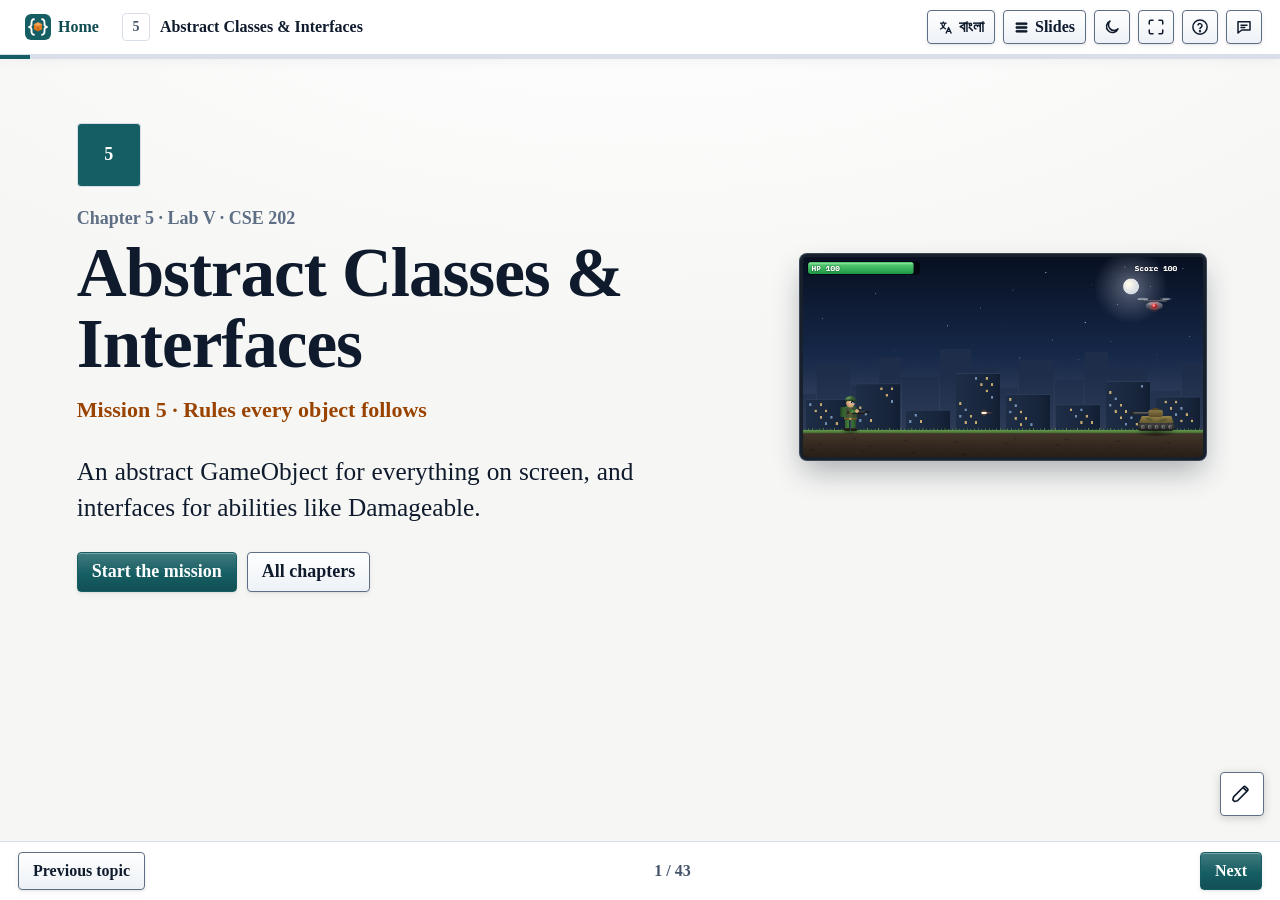
<file: labs/05-abstract-classes-interfaces.html>
<!DOCTYPE html>
<html lang="en">
<head>
<meta charset="utf-8">
<meta name="viewport" content="width=device-width, initial-scale=1">
<meta name="description" content="An abstract GameObject for everything on screen, and interfaces for abilities like Damageable.">
<meta name="keywords" content="java abstract class, abstract method, interface, implements, multiple interfaces, polymorphism, instanceof, lab, java game, game programming, cse 202, object oriented programming lab">
<meta name="author" content="Object Oriented Programming Lab Notes">
<meta name="robots" content="index, follow, max-image-preview:large">
<meta name="theme-color" content="#155E63">
<link rel="canonical" href="https://ayan-1829.github.io/CSE-202-Object-Oriented-Programming-Lab/labs/05-abstract-classes-interfaces.html">
<link rel="icon" type="image/svg+xml" href="../img/logo-mark.svg">
<link rel="icon" type="image/png" sizes="32x32" href="../img/favicon-32.png">
<link rel="icon" type="image/png" sizes="16x16" href="../img/favicon-16.png">
<link rel="apple-touch-icon" href="../img/apple-touch-icon.png">
<link rel="manifest" href="../site.webmanifest">
<meta property="og:type" content="article">
<meta property="og:site_name" content="Object Oriented Programming Lab (CSE 202)">
<meta property="og:title" content="Chapter 5: Abstract Classes &amp; Interfaces | OOP Lab (CSE 202)">
<meta property="og:description" content="An abstract GameObject for everything on screen, and interfaces for abilities like Damageable.">
<meta property="og:url" content="https://ayan-1829.github.io/CSE-202-Object-Oriented-Programming-Lab/labs/05-abstract-classes-interfaces.html">
<meta property="og:locale" content="en_US">
<meta property="og:image" content="https://ayan-1829.github.io/CSE-202-Object-Oriented-Programming-Lab/img/og/05-abstract-classes-interfaces.png?v=2">
<meta property="og:image:type" content="image/png">
<meta property="og:image:width" content="1200">
<meta property="og:image:height" content="630">
<meta property="og:image:alt" content="Chapter 5 of 10: Abstract Classes &amp; Interfaces – CSE 202 Object Oriented Programming Lab">
<meta name="twitter:card" content="summary_large_image">
<meta name="twitter:title" content="Chapter 5: Abstract Classes &amp; Interfaces | OOP Lab (CSE 202)">
<meta name="twitter:description" content="An abstract GameObject for everything on screen, and interfaces for abilities like Damageable.">
<meta name="twitter:image" content="https://ayan-1829.github.io/CSE-202-Object-Oriented-Programming-Lab/img/og/05-abstract-classes-interfaces.png?v=2">
<meta name="twitter:image:alt" content="Chapter 5 of 10: Abstract Classes &amp; Interfaces – CSE 202 Object Oriented Programming Lab">
<script type="application/ld+json">{"@context": "https://schema.org", "@type": "LearningResource", "name": "Abstract Classes & Interfaces", "description": "An abstract GameObject for everything on screen, and interfaces for abilities like Damageable.", "position": 5, "educationalLevel": "Undergraduate", "learningResourceType": "Lab session slides", "inLanguage": "en", "numberOfItems": 43, "isAccessibleForFree": true, "url": "https://ayan-1829.github.io/CSE-202-Object-Oriented-Programming-Lab/labs/05-abstract-classes-interfaces.html", "image": "https://ayan-1829.github.io/CSE-202-Object-Oriented-Programming-Lab/img/og/05-abstract-classes-interfaces.png", "isPartOf": {"@type": "Course", "name": "Object Oriented Programming Lab", "courseCode": "CSE 202", "url": "https://ayan-1829.github.io/CSE-202-Object-Oriented-Programming-Lab/"}}</script>
<title>Chapter 5: Abstract Classes &amp; Interfaces | OOP Lab (CSE 202)</title>
<link rel="preconnect" href="https://fonts.googleapis.com">
<link rel="preconnect" href="https://fonts.gstatic.com" crossorigin>
<link href="https://fonts.googleapis.com/css2?family=IBM+Plex+Mono:wght@400;500;600&display=swap" rel="stylesheet">
<link rel="stylesheet" href="../css/style.css">
<link rel="stylesheet" href="../css/lab.css">
<link rel="stylesheet" href="../css/game.css">
</head>
<body class="deck-page">
<div class="sr-only" id="live" aria-live="polite"></div>
<header class="deck-bar">
  <a class="home-link" href="../index.html" aria-label="Home: all chapters"><img src="../img/logo-mark.svg" alt="" width="26" height="26"><span>Home</span></a>
  <div class="deck-title"><span class="badge">5</span><span>Abstract Classes &amp; Interfaces</span></div>
  <div class="deck-actions">
    <button type="button" class="btn sm" id="btn-menu" aria-expanded="false" aria-controls="slide-menu" aria-label="Slides"><svg class="btn-ic" viewBox="0 0 24 24" fill="currentColor" stroke="none" aria-hidden="true"><rect x="3" y="4.5" width="18" height="3" rx="1"></rect><rect x="3" y="10.5" width="18" height="3" rx="1"></rect><rect x="3" y="16.5" width="18" height="3" rx="1"></rect></svg><span>Slides</span></button>
    <button type="button" class="btn sm" id="btn-theme" aria-pressed="false" aria-label="Toggle dark mode"><svg class="btn-ic" viewBox="0 0 24 24" fill="none" stroke-width="2" stroke-linecap="round" stroke-linejoin="round" aria-hidden="true"><path d="M20 14.5A8 8 0 1 1 9.5 4a6.5 6.5 0 0 0 10.5 10.5Z"></path></svg><span>Dark mode</span></button>
    <button type="button" class="btn sm" id="btn-fs" aria-pressed="false" aria-label="Full screen"><svg class="btn-ic" viewBox="0 0 24 24" fill="none" stroke-width="2" stroke-linecap="round" stroke-linejoin="round" aria-hidden="true"><path d="M8 3H5a2 2 0 0 0-2 2v3M16 3h3a2 2 0 0 1 2 2v3M8 21H5a2 2 0 0 1-2-2v-3M16 21h3a2 2 0 0 0 2-2v-3"></path></svg><span>Full screen</span></button>
  </div>
</header>
<div class="deck-progress"><i id="progress-fill"></i></div>
<main class="deck" id="deck">
<section class="slide title-slide" data-title="Abstract Classes &amp; Interfaces" aria-label="Abstract Classes &amp; Interfaces" tabindex="-1"><div class="slide-inner">
<div class="topic-art g-title-art" data-demo="g-title" data-ch="5" aria-hidden="true"></div>
<span class="badge big">5</span>
<p class="kicker">Chapter 5 · Lab V · CSE 202</p>
<h1>Abstract Classes & Interfaces</h1>
<p class="g-mission">Mission 5 · Rules every object follows</p>
<p class="lead">An abstract GameObject for everything on screen, and interfaces for abilities like Damageable.</p>
<div class="row"><a class="btn pri" href="#s=2">Start the mission</a><a class="btn" href="../index.html">All chapters</a></div>
</div></section>
<section class="slide " data-title="Your mission" aria-label="Your mission" tabindex="-1"><div class="slide-inner">
<p class="kicker">Mission 5 · Rules every object follows</p><h2>Your mission</h2><div class="hook"><p class="q">Someone asks: “Can I see a game object?” You point at a drone. “No, a plain game object.” There isn’t one — and that is the point.</p><p>“Game object” is only an idea, so make <code>GameObject</code> <b>abstract</b>: nobody can create one, and every real object must fill in <code>update()</code> and <code>symbol()</code>. <b>Interfaces</b> add abilities across the family tree, such as being Damageable.</p></div>
</div></section>
<section class="slide " data-title="Chapter at a glance" aria-label="Chapter at a glance" tabindex="-1"><div class="slide-inner">
<p class="kicker">Chapter 5 of 10</p><h2>Chapter at a glance</h2><div class="cols wl"><div><h3>After this chapter you can</h3><ul class=""><li>Declare an abstract class with abstract and concrete methods</li><li>Explain why an abstract class cannot be instantiated</li><li>Define interfaces with constants and default methods</li><li>Implement several interfaces in one class</li><li>Choose between an abstract class and an interface</li><li>Use both as reference types for polymorphism</li></ul></div>
<div><h3>Before you start</h3><ul class=""><li>Chapter 4: inheritance and overriding</li></ul></div></div>
<p class="note-line"><b>What is marked:</b> the 3 lab tasks (show them during the lab) and the 2 report exercises. The game tasks are practice.</p>
</div></section>
<section class="slide " data-title="Contents" aria-label="Contents" tabindex="-1"><div class="slide-inner">
<p class="kicker">Chapter 5 of 10</p><h2>Contents</h2><p class="muted">Select a part to jump to it.</p><ol class="outline-list"><li><a href="#s=5">Today’s build: the game program</a></li><li><a href="#s=6">The topics: the idea, then the game</a></li><li><a href="#s=28">Run the game</a></li><li><a href="#s=29">Game practice tasks</a></li><li><a href="#s=32">Lab tasks</a></li><li><a href="#s=37">Lab report exercises</a></li><li><a href="#s=40">Viva questions and quiz</a></li></ol>
</div></section>
<section class="slide " data-title="Today’s build" aria-label="Today’s build" tabindex="-1"><div class="slide-inner">
<p class="kicker">Build the game · Chapter 5</p><h2>Today’s build</h2><ul class="pts"><li>Nine small files: the abstract <code>GameObject</code>, three interfaces, four concrete classes (<code>Bullet</code>, <code>Player</code>, <code>Drone</code>, <code>HealthPack</code>) and <code>World</code>, which prints a one-line text map of the game.</li></ul>
<div class="cols wl"><div><h3>What the program does</h3><ol class="flow"><li>Create a player, a drone and a health pack</li><li>Store them in one GameObject[] and update them for three ticks, printing the map</li><li>Let every Shooter fire</li><li>Damage only the objects that are Damageable</li><li>Collect the health pack through a Collectible reference</li></ol></div><div><h3>Files</h3><ul class="g-files"><li><code>GameObject.java</code> <span class="muted">(21 lines)</span></li><li><code>Damageable.java</code> <span class="muted">(5 lines)</span></li><li><code>Shooter.java</code> <span class="muted">(6 lines)</span></li><li><code>Collectible.java</code> <span class="muted">(9 lines)</span></li><li><code>Bullet.java</code> <span class="muted">(18 lines)</span></li><li><code>Player.java</code> <span class="muted">(43 lines)</span></li><li><code>Drone.java</code> <span class="muted">(33 lines)</span></li><li><code>HealthPack.java</code> <span class="muted">(29 lines)</span></li><li><code>World.java</code> <span class="muted">(59 lines)</span></li></ul><p class="muted">223 lines in all. Each topic below shows the part of the program that uses it.</p></div></div>
</div></section>
<section class="slide " data-title="Abstract classes" aria-label="Abstract classes" tabindex="-1"><div class="slide-inner">
<p class="kicker">Topic 1 of 5</p><h2>Abstract classes</h2><div class="g-ingame"><div>In the game:</div><div>An abstract GameObject</div></div><ul class="pts big-list"><li>An <code>abstract</code> class is an idea, not a finished thing: you cannot <code>new</code> it.</li><li>It can hold fields, constructors and normal methods for its subclasses.</li><li>In the game there is no plain “GameObject”, only players, drones, bullets, …</li></ul>
</div></section>
<section class="slide " data-title="An abstract GameObject" aria-label="An abstract GameObject" tabindex="-1"><div class="slide-inner">
<p class="kicker">Topic 1 of 5 · in the game</p><h2>An abstract GameObject</h2><div data-demo="g-abstract"></div>
</div></section>
<section class="slide " data-title="GameObject: abstract and concrete methods" aria-label="GameObject: abstract and concrete methods" tabindex="-1"><div class="slide-inner">
<p class="kicker">Topic 1 of 5 · our game program · 1 of 1 · <span class="walk-file">GameObject.java</span></p><h2>GameObject: abstract and concrete methods</h2><div class="walk-side g-walk"><pre class="code walk-code">public abstract class GameObject {
    protected String name;
    protected int x;                        // column on the map, 0..19

    public GameObject(String name, int x) {
        this.name = name;
        this.x = x;
    }

    // Abstract: every kind of object must say how it moves and how it looks
    public abstract void update();
    public abstract char symbol();

    // Concrete: shared by every subclass
    public String getName() { return name; }
    public int getX()       { return x; }

    public String position() {
        return name + &quot; at x=&quot; + x;
    }
}</pre><ul class="walk-notes"><li>Two abstract methods, three concrete ones.</li><li>The constructor runs when a subclass calls <code>super(…)</code>.</li></ul></div>
</div></section>
<section class="slide " data-title="Abstract methods" aria-label="Abstract methods" tabindex="-1"><div class="slide-inner">
<p class="kicker">Topic 2 of 5</p><h2>Abstract methods</h2><div class="g-ingame"><div>In the game:</div><div>Abstract methods in code</div></div><div class="g-codeside"><pre class="code small-code">public abstract class GameObject {
    protected String name;
    protected int x;

    public abstract void update();      // no body: subclasses decide
    public abstract char symbol();

    public String position() {          // a normal, shared method
        return name + &quot; at x=&quot; + x;
    }
}

public class Bullet extends GameObject {
    @Override public void update() { x += 3 * direction; }
    @Override public char symbol() { return direction &gt; 0 ? &#x27;&gt;&#x27; : &#x27;&lt;&#x27;; }
}</pre><ul class="pts"><li>An <b>abstract method</b> has no body, only a heading ending in <code>;</code>.</li><li>Every concrete subclass <b>must</b> override it, or be abstract itself.</li><li>The parent can still call it: each subclass fills it in its own way.</li><li>An abstract method ends with <code>;</code> instead of a body.</li></ul></div>
</div></section>
<section class="slide " data-title="Bullet" aria-label="Bullet" tabindex="-1"><div class="slide-inner">
<p class="kicker">Topic 2 of 5 · our game program · 1 of 5 · <span class="walk-file">Bullet.java</span></p><h2>Bullet</h2><div class="walk-side g-walk"><pre class="code walk-code">public class Bullet extends GameObject {
    private int direction;                  // +1 flies right, -1 flies left

    public Bullet(String name, int x, int direction) {
        super(name, x);
        this.direction = direction;
    }

    @Override
    public void update() {
        x += 3 * direction;                 // bullets are fast
    }

    @Override
    public char symbol() {
        return direction &gt; 0 ? &#x27;&gt;&#x27; : &#x27;&lt;&#x27;;
    }
}</pre><ul class="walk-notes"><li>The simplest concrete GameObject: it flies and has a symbol.</li></ul></div>
</div></section>
<section class="slide " data-title="Drone: moving and drawing" aria-label="Drone: moving and drawing" tabindex="-1"><div class="slide-inner">
<p class="kicker">Topic 2 of 5 · our game program · 2 of 5 · <span class="walk-file">Drone.java</span></p><h2>Drone: moving and drawing</h2><div class="walk-side g-walk"><pre class="code walk-code">public class Drone extends GameObject implements Damageable, Shooter {
    private int health = 30;

    public Drone(String name, int x) {
        super(name, x);
    }

    @Override
    public void update() {
        x -= 1;                             // flies left, towards the player
    }

    @Override
    public char symbol() {
        return isDestroyed() ? &#x27;*&#x27; : &#x27;D&#x27;;
    }</pre><ul class="walk-notes"><li>The same abstract methods as the player, filled in differently: it flies left.</li></ul></div>
</div></section>
<section class="slide " data-title="HealthPack" aria-label="HealthPack" tabindex="-1"><div class="slide-inner">
<p class="kicker">Topic 2 of 5 · our game program · 3 of 5 · <span class="walk-file">HealthPack.java</span></p><h2>HealthPack</h2><div class="walk-side g-walk"><pre class="code walk-code">public class HealthPack extends GameObject implements Collectible {
    private int amount;

    public HealthPack(int x, int amount) {
        super(&quot;HealthPack&quot;, x);
        this.amount = amount;
    }

    @Override
    public void update() {
        // a health pack lies still: an empty body is still an implementation
    }

    @Override
    public char symbol() {
        return &#x27;+&#x27;;
    }</pre><ul class="walk-notes"><li>An empty update() body is still an implementation.</li><li>It is Collectible but not Damageable.</li></ul></div>
</div></section>
<section class="slide " data-title="World: drawing the map" aria-label="World: drawing the map" tabindex="-1"><div class="slide-inner">
<p class="kicker">Topic 2 of 5 · our game program · 4 of 5 · <span class="walk-file">World.java</span></p><h2>World: drawing the map</h2><pre class="code walk-code">// Draws a one-line map, 20 cells wide, from any GameObjects
static void drawMap(String label, GameObject[] objects) {
    char[] row = &quot;....................&quot;.toCharArray();
    for (GameObject o : objects) {
        if (o.getX() &gt;= 0 &amp;&amp; o.getX() &lt; row.length) {
            row[o.getX()] = o.symbol();
        }
    }
    System.out.println(label + &quot;  |&quot; + new String(row) + &quot;|&quot;);
}</pre><ul class="walk-notes"><li>It accepts any GameObject: it only needs getX() and symbol().</li></ul>
</div></section>
<section class="slide " data-title="World: one abstract type, many objects" aria-label="World: one abstract type, many objects" tabindex="-1"><div class="slide-inner">
<p class="kicker">Topic 2 of 5 · our game program · 5 of 5 · <span class="walk-file">World.java</span></p><h2>World: one abstract type, many objects</h2><div class="walk-side g-walk"><pre class="code walk-code wide">Player ranger = new Player(&quot;Ranger&quot;, 1);
Drone drone = new Drone(&quot;Drone-1&quot;, 15);
HealthPack pack = new HealthPack(4, 25);

// GameObject g = new GameObject(&quot;ghost&quot;, 0);   // compile error: GameObject is abstract

System.out.println(&quot;=== One abstract type, many objects ===&quot;);
GameObject[] world = { pack, drone, ranger };     // drawn in this order: the player on top
drawMap(&quot;start &quot;, world);
for (int tick = 1; tick &lt;= 3; tick++) {
    for (GameObject o : world) {
        o.update();                 // each class moves in its own way
    }
    drawMap(&quot;tick &quot; + tick, world);
}</pre><ul class="walk-notes"><li>The commented line would not compile: GameObject is abstract.</li><li>One loop updates every kind of object.</li></ul></div>
</div></section>
<section class="slide " data-title="Interfaces" aria-label="Interfaces" tabindex="-1"><div class="slide-inner">
<p class="kicker">Topic 3 of 5</p><h2>Interfaces</h2><div class="g-ingame"><div>In the game:</div><div>Interfaces: abilities</div></div><div class="g-codeside g-topic"><div><div class="kicker g-wk"><div class="walk-file">Damageable.java</div><div>·</div><div>Damageable</div></div><pre class="code small-code">public interface Damageable {
    void takeDamage(int amount);
    boolean isDestroyed();
}</pre></div><ul class="pts"><li>An <code>interface</code> is a list of abilities: methods a class promises to have.</li><li>A class <code>implements</code> it and must write those methods.</li><li>One class can implement many interfaces.</li><li>Two promises: take damage, say whether it is destroyed.</li></ul></div>
</div></section>
<section class="slide " data-title="Interfaces: abilities" aria-label="Interfaces: abilities" tabindex="-1"><div class="slide-inner">
<p class="kicker">Topic 3 of 5 · in the game</p><h2>Interfaces: abilities</h2><div data-demo="g-badges"></div>
</div></section>
<section class="slide " data-title="Shooter" aria-label="Shooter" tabindex="-1"><div class="slide-inner">
<p class="kicker">Topic 3 of 5 · our game program · 1 of 5 · <span class="walk-file">Shooter.java</span></p><h2>Shooter</h2><pre class="code walk-code wide">public interface Shooter {
    int RANGE = 8;                          // interface fields are public static final

    Bullet shoot();
}</pre><ul class="walk-notes"><li>A constant and one method that returns a new Bullet.</li></ul>
</div></section>
<section class="slide " data-title="Player: one superclass, two interfaces" aria-label="Player: one superclass, two interfaces" tabindex="-1"><div class="slide-inner">
<p class="kicker">Topic 3 of 5 · our game program · 2 of 5 · <span class="walk-file">Player.java</span></p><h2>Player: one superclass, two interfaces</h2><div class="walk-side g-walk"><pre class="code walk-code">public class Player extends GameObject implements Damageable, Shooter {
    private int health = 100;
    private int shots = 0;

    public Player(String name, int x) {
        super(name, x);
    }

    @Override
    public void update() {
        x += 1;                             // walks right one step
    }

    @Override
    public char symbol() {
        return &#x27;P&#x27;;
    }</pre><ul class="walk-notes"><li><code>extends</code> one class, <code>implements</code> two interfaces.</li><li>update() and symbol() satisfy GameObject.</li></ul></div>
</div></section>
<section class="slide " data-title="Player: keeping the interface promises" aria-label="Player: keeping the interface promises" tabindex="-1"><div style="zoom:0.94;" class="slide-inner">
<p class="kicker">Topic 3 of 5 · our game program · 3 of 5 · <span class="walk-file">Player.java</span></p><h2>Player: keeping the interface promises</h2><div class="walk-side g-walk"><pre class="code walk-code">@Override
public void takeDamage(int amount) {
    health = Math.max(0, health - amount);
    System.out.println(&quot;  &quot; + name + &quot; is hit: health &quot; + health);
}

@Override
public boolean isDestroyed() {
    return health == 0;
}

@Override
public Bullet shoot() {
    shots++;
    return new Bullet(name + &quot;-bullet&quot; + shots, x + 1, +1);
}

public void heal(int amount) {
    health = Math.min(100, health + amount);
}

public int getHealth() {
    return health;
}</pre><ul class="walk-notes"><li>takeDamage and isDestroyed for Damageable; shoot for Shooter.</li><li>heal() is an ordinary extra method.</li></ul></div>
</div></section>
<section class="slide " data-title="Drone: Damageable and Shooter" aria-label="Drone: Damageable and Shooter" tabindex="-1"><div class="slide-inner">
<p class="kicker">Topic 3 of 5 · our game program · 4 of 5 · <span class="walk-file">Drone.java</span></p><h2>Drone: Damageable and Shooter</h2><div class="walk-side g-walk"><pre class="code walk-code">@Override
public void takeDamage(int amount) {
    health = Math.max(0, health - amount);
    System.out.println(&quot;  &quot; + name + &quot; is hit: health &quot; + health);
}

@Override
public boolean isDestroyed() {
    return health == 0;
}

@Override
public Bullet shoot() {
    return new Bullet(name + &quot;-laser&quot;, x - 1, -1);
}</pre><ul class="walk-notes"><li>The same abilities as the player, with different behaviour.</li><li>A destroyed drone shows <code>*</code> on the map.</li></ul></div>
</div></section>
<section class="slide " data-title="HealthPack: being collected" aria-label="HealthPack: being collected" tabindex="-1"><div class="slide-inner">
<p class="kicker">Topic 3 of 5 · our game program · 5 of 5 · <span class="walk-file">HealthPack.java</span></p><h2>HealthPack: being collected</h2><pre class="code walk-code wide">@Override
public void collectBy(Player p) {
    p.heal(amount);
    System.out.println(&quot;  &quot; + p.getName() + &quot; &quot; + pickupMessage() + &quot; -&gt; health &quot; + p.getHealth());
}

@Override
public String pickupMessage() {
    return &quot;grabs a health pack (+&quot; + amount + &quot;)&quot;;
}</pre><ul class="walk-notes"><li>collectBy() heals the player it is given.</li><li>It overrides the interface’s default message.</li></ul>
</div></section>
<section class="slide " data-title="Inside an interface" aria-label="Inside an interface" tabindex="-1"><div class="slide-inner">
<p class="kicker">Topic 4 of 5</p><h2>Inside an interface</h2><div class="g-codeside"><pre class="code small-code">public interface Shooter {
    int RANGE = 8;                // public static final: a constant
    Bullet shoot();               // public and abstract
}

public interface Collectible {
    void collectBy(Player p);

    default String pickupMessage() {   // has a body
        return &quot;picked up&quot;;
    }
}</pre><ul class="pts"><li>Methods are <code>public abstract</code> unless marked otherwise.</li><li>Fields are <code>public static final</code>: constants.</li><li>A <code>default</code> method has a body that implementing classes get for free.</li><li>Interface fields are constants: <code>Shooter.RANGE</code>.</li></ul></div>
</div></section>
<section class="slide " data-title="Collectible and a default method" aria-label="Collectible and a default method" tabindex="-1"><div class="slide-inner">
<p class="kicker">Topic 4 of 5 · our game program · 1 of 1 · <span class="walk-file">Collectible.java</span></p><h2>Collectible and a default method</h2><pre class="code walk-code">public interface Collectible {
    void collectBy(Player p);

    // A default method: implementers get it for free and may override it
    default String pickupMessage() {
        return &quot;picked up&quot;;
    }
}</pre><ul class="walk-notes"><li>HealthPack keeps collectBy() abstract but overrides the default message.</li></ul>
</div></section>
<section class="slide " data-title="Abstract class or interface?" aria-label="Abstract class or interface?" tabindex="-1"><div class="slide-inner">
<p class="kicker">Topic 5 of 5</p><h2>Abstract class or interface?</h2><div class="scrollx"><table class="doc"><thead><tr><th></th><th>Abstract class</th><th>Interface</th></tr></thead><tbody><tr><td>A class can…</td><td>extend one</td><td>implement many</td></tr><tr><td>Fields</td><td>any fields</td><td>constants only</td></tr><tr><td>Constructors</td><td>yes</td><td>no</td></tr><tr><td>Methods</td><td>abstract and normal</td><td>abstract, default and static</td></tr><tr><td>In the game</td><td>GameObject: what every object is</td><td>Damageable, Shooter, Collectible: what it can do</td></tr></tbody></table></div><ul class="pts"><li><b>Abstract class</b>: shared code and state for close relatives (“is a”). A class extends only one.</li><li><b>Interface</b>: an ability unrelated classes can share (“can do”). A class implements many.</li><li>Often both: <code>class Drone extends GameObject implements Damageable, Shooter</code>.</li><li>Use an abstract class for a shared base with shared code.</li></ul>
</div></section>
<section class="slide " data-title="World: interfaces as types" aria-label="World: interfaces as types" tabindex="-1"><div class="slide-inner">
<p class="kicker">Topic 5 of 5 · our game program · 1 of 2 · <span class="walk-file">World.java</span></p><h2>World: interfaces as types</h2><pre class="code walk-code wide">System.out.println(&quot;\n=== Interfaces as types ===&quot;);
Shooter[] shooters = { ranger, drone };
for (Shooter s : shooters) {
    Bullet b = s.shoot();
    System.out.println(b.getName() + &quot; fired, flying &#x27;&quot; + b.symbol() + &quot;&#x27; from x=&quot; + b.getX());
}
System.out.println(&quot;Shooter.RANGE = &quot; + Shooter.RANGE);</pre><ul class="walk-notes"><li>A Shooter[] holds the player and the drone.</li><li>Each shoot() returns a new Bullet.</li></ul>
</div></section>
<section class="slide " data-title="World: Damageable and Collectible" aria-label="World: Damageable and Collectible" tabindex="-1"><div class="slide-inner">
<p class="kicker">Topic 5 of 5 · our game program · 2 of 2 · <span class="walk-file">World.java</span></p><h2>World: Damageable and Collectible</h2><div class="walk-side g-walk"><pre class="code walk-code">System.out.println(&quot;\n=== Damage only what is Damageable ===&quot;);
drone.takeDamage(10);
ranger.takeDamage(30);
for (GameObject o : world) {
    if (o instanceof Damageable) {
        Damageable d = (Damageable) o;
        d.takeDamage(20);
    } else {
        System.out.println(&quot;  &quot; + o.getName() + &quot; is not Damageable: skipped&quot;);
    }
}
System.out.println(&quot;Drone destroyed? &quot; + drone.isDestroyed());

System.out.println(&quot;\n=== Picking up a Collectible ===&quot;);
Collectible c = pack;
c.collectBy(ranger);

System.out.println(&quot;\n=== Final map ===&quot;);
drawMap(&quot;end   &quot;, world);</pre><ul class="walk-notes"><li><code>instanceof Damageable</code> skips the health pack.</li><li>The pack is collected through a Collectible reference.</li></ul></div>
</div></section>
<section class="slide " data-title="The complete game program" aria-label="The complete game program" tabindex="-1"><div style="zoom:0.94;" class="slide-inner">
<p class="kicker">Build the game · 9 files</p><h2>The complete game program</h2><div class="codeview"><pre class="code small-code" data-file="GameObject.java">public abstract class GameObject {
    protected String name;
    protected int x;                        // column on the map, 0..19

    public GameObject(String name, int x) {
        this.name = name;
        this.x = x;
    }

    // Abstract: every kind of object must say how it moves and how it looks
    public abstract void update();
    public abstract char symbol();

    // Concrete: shared by every subclass
    public String getName() { return name; }
    public int getX()       { return x; }

    public String position() {
        return name + &quot; at x=&quot; + x;
    }
}</pre><pre class="code small-code" data-file="Damageable.java">// Anything that can be hit and destroyed
public interface Damageable {
    void takeDamage(int amount);
    boolean isDestroyed();
}</pre><pre class="code small-code" data-file="Shooter.java">// Anything that can fire bullets
public interface Shooter {
    int RANGE = 8;                          // interface fields are public static final

    Bullet shoot();
}</pre><pre class="code small-code" data-file="Collectible.java">// Anything the player can pick up
public interface Collectible {
    void collectBy(Player p);

    // A default method: implementers get it for free and may override it
    default String pickupMessage() {
        return &quot;picked up&quot;;
    }
}</pre><pre class="code small-code" data-file="Bullet.java">public class Bullet extends GameObject {
    private int direction;                  // +1 flies right, -1 flies left

    public Bullet(String name, int x, int direction) {
        super(name, x);
        this.direction = direction;
    }

    @Override
    public void update() {
        x += 3 * direction;                 // bullets are fast
    }

    @Override
    public char symbol() {
        return direction &gt; 0 ? &#x27;&gt;&#x27; : &#x27;&lt;&#x27;;
    }
}</pre><pre class="code small-code" data-file="Player.java">public class Player extends GameObject implements Damageable, Shooter {
    private int health = 100;
    private int shots = 0;

    public Player(String name, int x) {
        super(name, x);
    }

    @Override
    public void update() {
        x += 1;                             // walks right one step
    }

    @Override
    public char symbol() {
        return &#x27;P&#x27;;
    }

    @Override
    public void takeDamage(int amount) {
        health = Math.max(0, health - amount);
        System.out.println(&quot;  &quot; + name + &quot; is hit: health &quot; + health);
    }

    @Override
    public boolean isDestroyed() {
        return health == 0;
    }

    @Override
    public Bullet shoot() {
        shots++;
        return new Bullet(name + &quot;-bullet&quot; + shots, x + 1, +1);
    }

    public void heal(int amount) {
        health = Math.min(100, health + amount);
    }

    public int getHealth() {
        return health;
    }
}</pre><pre class="code small-code" data-file="Drone.java">public class Drone extends GameObject implements Damageable, Shooter {
    private int health = 30;

    public Drone(String name, int x) {
        super(name, x);
    }

    @Override
    public void update() {
        x -= 1;                             // flies left, towards the player
    }

    @Override
    public char symbol() {
        return isDestroyed() ? &#x27;*&#x27; : &#x27;D&#x27;;
    }

    @Override
    public void takeDamage(int amount) {
        health = Math.max(0, health - amount);
        System.out.println(&quot;  &quot; + name + &quot; is hit: health &quot; + health);
    }

    @Override
    public boolean isDestroyed() {
        return health == 0;
    }

    @Override
    public Bullet shoot() {
        return new Bullet(name + &quot;-laser&quot;, x - 1, -1);
    }
}</pre><pre class="code small-code" data-file="HealthPack.java">public class HealthPack extends GameObject implements Collectible {
    private int amount;

    public HealthPack(int x, int amount) {
        super(&quot;HealthPack&quot;, x);
        this.amount = amount;
    }

    @Override
    public void update() {
        // a health pack lies still: an empty body is still an implementation
    }

    @Override
    public char symbol() {
        return &#x27;+&#x27;;
    }

    @Override
    public void collectBy(Player p) {
        p.heal(amount);
        System.out.println(&quot;  &quot; + p.getName() + &quot; &quot; + pickupMessage() + &quot; -&gt; health &quot; + p.getHealth());
    }

    @Override
    public String pickupMessage() {
        return &quot;grabs a health pack (+&quot; + amount + &quot;)&quot;;
    }
}</pre><pre class="code small-code" data-file="World.java">public class World {

    // Draws a one-line map, 20 cells wide, from any GameObjects
    static void drawMap(String label, GameObject[] objects) {
        char[] row = &quot;....................&quot;.toCharArray();
        for (GameObject o : objects) {
            if (o.getX() &gt;= 0 &amp;&amp; o.getX() &lt; row.length) {
                row[o.getX()] = o.symbol();
            }
        }
        System.out.println(label + &quot;  |&quot; + new String(row) + &quot;|&quot;);
    }

    public static void main(String[] args) {
        Player ranger = new Player(&quot;Ranger&quot;, 1);
        Drone drone = new Drone(&quot;Drone-1&quot;, 15);
        HealthPack pack = new HealthPack(4, 25);

        // GameObject g = new GameObject(&quot;ghost&quot;, 0);   // compile error: GameObject is abstract

        System.out.println(&quot;=== One abstract type, many objects ===&quot;);
        GameObject[] world = { pack, drone, ranger };     // drawn in this order: the player on top
        drawMap(&quot;start &quot;, world);
        for (int tick = 1; tick &lt;= 3; tick++) {
            for (GameObject o : world) {
                o.update();                 // each class moves in its own way
            }
            drawMap(&quot;tick &quot; + tick, world);
        }

        System.out.println(&quot;\n=== Interfaces as types ===&quot;);
        Shooter[] shooters = { ranger, drone };
        for (Shooter s : shooters) {
            Bullet b = s.shoot();
            System.out.println(b.getName() + &quot; fired, flying &#x27;&quot; + b.symbol() + &quot;&#x27; from x=&quot; + b.getX());
        }
        System.out.println(&quot;Shooter.RANGE = &quot; + Shooter.RANGE);

        System.out.println(&quot;\n=== Damage only what is Damageable ===&quot;);
        drone.takeDamage(10);
        ranger.takeDamage(30);
        for (GameObject o : world) {
            if (o instanceof Damageable) {
                Damageable d = (Damageable) o;
                d.takeDamage(20);
            } else {
                System.out.println(&quot;  &quot; + o.getName() + &quot; is not Damageable: skipped&quot;);
            }
        }
        System.out.println(&quot;Drone destroyed? &quot; + drone.isDestroyed());

        System.out.println(&quot;\n=== Picking up a Collectible ===&quot;);
        Collectible c = pack;
        c.collectBy(ranger);

        System.out.println(&quot;\n=== Final map ===&quot;);
        drawMap(&quot;end   &quot;, world);
    }
}</pre></div><p class="muted">Save every file in one folder, then compile and run: <code>javac *.java</code> → <code>java World</code></p>
</div></section>
<section class="slide " data-title="Expected output" aria-label="Expected output" tabindex="-1"><div class="slide-inner">
<p class="kicker">Run the game</p><h2>Expected output</h2><div data-demo="g-run" data-cmd="java World" data-steps="[{&quot;o&quot;:&quot;=== One abstract type, many objects ===&quot;,&quot;f&quot;:[[0,21]]},{&quot;o&quot;:&quot;start   |.P..+..........D....|&quot;,&quot;f&quot;:[[0,11],[0,23]]},{&quot;o&quot;:&quot;tick 1  |..P.+.........D.....|&quot;,&quot;f&quot;:[[0,11],[0,28]]},{&quot;o&quot;:&quot;tick 2  |...P+........D......|&quot;,&quot;f&quot;:[[0,11],[0,28]]},{&quot;o&quot;:&quot;tick 3  |....P.......D.......|&quot;,&quot;f&quot;:[[0,11],[0,28]]},{&quot;o&quot;:&quot;&quot;,&quot;f&quot;:[[0,31]]},{&quot;o&quot;:&quot;=== Interfaces as types ===&quot;,&quot;f&quot;:[[0,31]]},{&quot;o&quot;:&quot;Ranger-bullet1 fired, flying &#x27;&gt;&#x27; from x=5&quot;,&quot;f&quot;:[[0,35]]},{&quot;o&quot;:&quot;Drone-1-laser fired, flying &#x27;&lt;&#x27; from x=11&quot;,&quot;f&quot;:[[0,35]]},{&quot;o&quot;:&quot;Shooter.RANGE = 8&quot;,&quot;f&quot;:[[0,37]]},{&quot;o&quot;:&quot;&quot;,&quot;f&quot;:[[0,39]]},{&quot;o&quot;:&quot;=== Damage only what is Damageable ===&quot;,&quot;f&quot;:[[0,39]]},{&quot;o&quot;:&quot;  Drone-1 is hit: health 20&quot;,&quot;f&quot;:[[2,21],[0,40]]},{&quot;o&quot;:&quot;  Ranger is hit: health 70&quot;,&quot;f&quot;:[[1,22],[0,41]]},{&quot;o&quot;:&quot;  HealthPack is not Damageable: skipped&quot;,&quot;f&quot;:[[0,47]]},{&quot;o&quot;:&quot;  Drone-1 is hit: health 0&quot;,&quot;f&quot;:[[2,21],[0,45]]},{&quot;o&quot;:&quot;  Ranger is hit: health 50&quot;,&quot;f&quot;:[[1,22],[0,45]]},{&quot;o&quot;:&quot;Drone destroyed? true&quot;,&quot;f&quot;:[[0,50]]},{&quot;o&quot;:&quot;&quot;,&quot;f&quot;:[[0,52]]},{&quot;o&quot;:&quot;=== Picking up a Collectible ===&quot;,&quot;f&quot;:[[0,52]]},{&quot;o&quot;:&quot;  Ranger grabs a health pack (+25) -&gt; health 75&quot;,&quot;f&quot;:[[3,22],[0,54]]},{&quot;o&quot;:&quot;&quot;,&quot;f&quot;:[[0,56]]},{&quot;o&quot;:&quot;=== Final map ===&quot;,&quot;f&quot;:[[0,56]]},{&quot;o&quot;:&quot;end     |....P.......*.......|&quot;,&quot;f&quot;:[[0,11],[0,57]]}]"><pre class="run-file" data-file="World.java" hidden>public class World {

    // Draws a one-line map, 20 cells wide, from any GameObjects
    static void drawMap(String label, GameObject[] objects) {
        char[] row = &quot;....................&quot;.toCharArray();
        for (GameObject o : objects) {
            if (o.getX() &gt;= 0 &amp;&amp; o.getX() &lt; row.length) {
                row[o.getX()] = o.symbol();
            }
        }
        System.out.println(label + &quot;  |&quot; + new String(row) + &quot;|&quot;);
    }

    public static void main(String[] args) {
        Player ranger = new Player(&quot;Ranger&quot;, 1);
        Drone drone = new Drone(&quot;Drone-1&quot;, 15);
        HealthPack pack = new HealthPack(4, 25);

        // GameObject g = new GameObject(&quot;ghost&quot;, 0);   // compile error: GameObject is abstract

        System.out.println(&quot;=== One abstract type, many objects ===&quot;);
        GameObject[] world = { pack, drone, ranger };     // drawn in this order: the player on top
        drawMap(&quot;start &quot;, world);
        for (int tick = 1; tick &lt;= 3; tick++) {
            for (GameObject o : world) {
                o.update();                 // each class moves in its own way
            }
            drawMap(&quot;tick &quot; + tick, world);
        }

        System.out.println(&quot;\n=== Interfaces as types ===&quot;);
        Shooter[] shooters = { ranger, drone };
        for (Shooter s : shooters) {
            Bullet b = s.shoot();
            System.out.println(b.getName() + &quot; fired, flying &#x27;&quot; + b.symbol() + &quot;&#x27; from x=&quot; + b.getX());
        }
        System.out.println(&quot;Shooter.RANGE = &quot; + Shooter.RANGE);

        System.out.println(&quot;\n=== Damage only what is Damageable ===&quot;);
        drone.takeDamage(10);
        ranger.takeDamage(30);
        for (GameObject o : world) {
            if (o instanceof Damageable) {
                Damageable d = (Damageable) o;
                d.takeDamage(20);
            } else {
                System.out.println(&quot;  &quot; + o.getName() + &quot; is not Damageable: skipped&quot;);
            }
        }
        System.out.println(&quot;Drone destroyed? &quot; + drone.isDestroyed());

        System.out.println(&quot;\n=== Picking up a Collectible ===&quot;);
        Collectible c = pack;
        c.collectBy(ranger);

        System.out.println(&quot;\n=== Final map ===&quot;);
        drawMap(&quot;end   &quot;, world);
    }
}</pre><pre class="run-file" data-file="Player.java" hidden>public class Player extends GameObject implements Damageable, Shooter {
    private int health = 100;
    private int shots = 0;

    public Player(String name, int x) {
        super(name, x);
    }

    @Override
    public void update() {
        x += 1;                             // walks right one step
    }

    @Override
    public char symbol() {
        return &#x27;P&#x27;;
    }

    @Override
    public void takeDamage(int amount) {
        health = Math.max(0, health - amount);
        System.out.println(&quot;  &quot; + name + &quot; is hit: health &quot; + health);
    }

    @Override
    public boolean isDestroyed() {
        return health == 0;
    }

    @Override
    public Bullet shoot() {
        shots++;
        return new Bullet(name + &quot;-bullet&quot; + shots, x + 1, +1);
    }

    public void heal(int amount) {
        health = Math.min(100, health + amount);
    }

    public int getHealth() {
        return health;
    }
}</pre><pre class="run-file" data-file="Drone.java" hidden>public class Drone extends GameObject implements Damageable, Shooter {
    private int health = 30;

    public Drone(String name, int x) {
        super(name, x);
    }

    @Override
    public void update() {
        x -= 1;                             // flies left, towards the player
    }

    @Override
    public char symbol() {
        return isDestroyed() ? &#x27;*&#x27; : &#x27;D&#x27;;
    }

    @Override
    public void takeDamage(int amount) {
        health = Math.max(0, health - amount);
        System.out.println(&quot;  &quot; + name + &quot; is hit: health &quot; + health);
    }

    @Override
    public boolean isDestroyed() {
        return health == 0;
    }

    @Override
    public Bullet shoot() {
        return new Bullet(name + &quot;-laser&quot;, x - 1, -1);
    }
}</pre><pre class="run-file" data-file="HealthPack.java" hidden>public class HealthPack extends GameObject implements Collectible {
    private int amount;

    public HealthPack(int x, int amount) {
        super(&quot;HealthPack&quot;, x);
        this.amount = amount;
    }

    @Override
    public void update() {
        // a health pack lies still: an empty body is still an implementation
    }

    @Override
    public char symbol() {
        return &#x27;+&#x27;;
    }

    @Override
    public void collectBy(Player p) {
        p.heal(amount);
        System.out.println(&quot;  &quot; + p.getName() + &quot; &quot; + pickupMessage() + &quot; -&gt; health &quot; + p.getHealth());
    }

    @Override
    public String pickupMessage() {
        return &quot;grabs a health pack (+&quot; + amount + &quot;)&quot;;
    }
}</pre></div>
</div></section>
<section class="slide " data-title="Game task 1: A Mine" aria-label="Game task 1: A Mine" tabindex="-1"><div class="slide-inner">
<p class="kicker">Game practice · 1 of 3</p><h2>Game task 1: A Mine</h2><div class="ex task g-task"><div class="qq">A new object with one ability.</div>
<div class="chk-head"><span>Requirements</span><span class="chk-count"></span></div><ul class="chk-list"><li><input type="checkbox" id="g5t0r0" data-key="g5t0r0"><label for="g5t0r0"><code>Mine extends GameObject implements Damageable</code>; it never moves</label></li><li><input type="checkbox" id="g5t0r1" data-key="g5t0r1"><label for="g5t0r1">symbol() is <code>'x'</code>, or <code>'*'</code> once destroyed</label></li><li><input type="checkbox" id="g5t0r2" data-key="g5t0r2"><label for="g5t0r2">Add it to the world array and show it on the map</label></li><li><input type="checkbox" id="g5t0r3" data-key="g5t0r3"><label for="g5t0r3">Shoot it and show that the Damageable loop handles it with no change</label></li></ul><details class="reveal"><summary>Show a hint</summary><div class="ans">Copy Drone’s Damageable methods; update() can have an empty body, like HealthPack’s.</div></details></div>
</div></section>
<section class="slide " data-title="Game task 2: An AmmoBox" aria-label="Game task 2: An AmmoBox" tabindex="-1"><div class="slide-inner">
<p class="kicker">Game practice · 2 of 3</p><h2>Game task 2: An AmmoBox</h2><div class="ex task g-task"><div class="qq">A second Collectible.</div>
<div class="chk-head"><span>Requirements</span><span class="chk-count"></span></div><ul class="chk-list"><li><input type="checkbox" id="g5t1r0" data-key="g5t1r0"><label for="g5t1r0"><code>AmmoBox extends GameObject implements Collectible</code></label></li><li><input type="checkbox" id="g5t1r1" data-key="g5t1r1"><label for="g5t1r1">Give Player an <code>ammo</code> field and an <code>addAmmo(int)</code> method</label></li><li><input type="checkbox" id="g5t1r2" data-key="g5t1r2"><label for="g5t1r2">Keep the default pickupMessage() (do not override it)</label></li><li><input type="checkbox" id="g5t1r3" data-key="g5t1r3"><label for="g5t1r3">Collect it through a Collectible reference</label></li></ul><details class="reveal"><summary>Show a hint</summary><div class="ans">If you do not override pickupMessage(), the interface’s default version runs.</div></details></div>
</div></section>
<section class="slide " data-title="Game task 3: Sort the world by ability" aria-label="Game task 3: Sort the world by ability" tabindex="-1"><div class="slide-inner">
<p class="kicker">Game practice · 3 of 3</p><h2>Game task 3: Sort the world by ability</h2><div class="ex task g-task"><div class="qq">Who can do what?</div>
<div class="chk-head"><span>Requirements</span><span class="chk-count"></span></div><ul class="chk-list"><li><input type="checkbox" id="g5t2r0" data-key="g5t2r0"><label for="g5t2r0">Loop over the world array once</label></li><li><input type="checkbox" id="g5t2r1" data-key="g5t2r1"><label for="g5t2r1">Print every object’s name followed by the interfaces it implements</label></li><li><input type="checkbox" id="g5t2r2" data-key="g5t2r2"><label for="g5t2r2">Count how many are Damageable, Shooter and Collectible</label></li></ul><details class="reveal"><summary>Show a hint</summary><div class="ans">One object can match several instanceof tests: use separate if statements, not else if.</div></details></div>
</div></section>
<section class="slide " data-title="Lab tasks" aria-label="Lab tasks" tabindex="-1"><div class="slide-inner">
<p class="kicker">Practice · lab tasks</p><h2>Lab tasks</h2>
<p>These tasks come from the lab manual. They start from its program, not from the game: save these files in one folder, then make the changes each task asks for.</p>
<ul class="g-files"><li><a href="../starter/lab05/Animal.java" download><code>Animal.java</code></a></li><li><a href="../starter/lab05/Drawable.java" download><code>Drawable.java</code></a></li><li><a href="../starter/lab05/Eatable.java" download><code>Eatable.java</code></a></li><li><a href="../starter/lab05/Dog.java" download><code>Dog.java</code></a></li><li><a href="../starter/lab05/Bird.java" download><code>Bird.java</code></a></li><li><a href="../starter/lab05/Fish.java" download><code>Fish.java</code></a></li><li><a href="../starter/lab05/Lab5Demo.java" download><code>Lab5Demo.java</code></a></li></ul><p class="muted">Compile and run: <code>javac *.java</code> → <code>java Lab5Demo</code></p>
</div></section>
<section class="slide " data-title="Lab task 1: Add a Cat class" aria-label="Lab task 1: Add a Cat class" tabindex="-1"><div class="slide-inner">
<p class="kicker">Lab task 1 of 3</p><h2>Lab task 1: Add a Cat class</h2><div class="ex task"><div class="qq">A concrete Animal that is also Drawable.</div>
<div class="chk-head"><span>Requirements</span><span class="chk-count"></span></div><ul class="chk-list"><li><input type="checkbox" id="l5t0r0" data-key="l5t0r0"><label for="l5t0r0">Field <code>private String colour</code> with <code>getColour()</code></label></li><li><input type="checkbox" id="l5t0r1" data-key="l5t0r1"><label for="l5t0r1">Implement makeSound(), eat(), draw() and hide()</label></li><li><input type="checkbox" id="l5t0r2" data-key="l5t0r2"><label for="l5t0r2">Create a Cat in Lab5Demo</label></li><li><input type="checkbox" id="l5t0r3" data-key="l5t0r3"><label for="l5t0r3">Pass it to demonstratePolymorphism() and demonstrateDrawable()</label></li></ul><details class="reveal"><summary>Show a hint</summary><div class="ans">If you forget one abstract or interface method, the compiler tells you exactly which.</div></details></div>
</div></section>
<section class="slide " data-title="Lab task 2: Create a Trainable interface" aria-label="Lab task 2: Create a Trainable interface" tabindex="-1"><div class="slide-inner">
<p class="kicker">Lab task 2 of 3</p><h2>Lab task 2: Create a Trainable interface</h2><div class="ex task"><div class="qq">A capability shared by Dog and Cat.</div>
<div class="chk-head"><span>Requirements</span><span class="chk-count"></span></div><ul class="chk-list"><li><input type="checkbox" id="l5t1r0" data-key="l5t1r0"><label for="l5t1r0"><code>void train(String command)</code> and <code>void obey(String command)</code></label></li><li><input type="checkbox" id="l5t1r1" data-key="l5t1r1"><label for="l5t1r1">Dog and Cat implement Trainable (Dog already implements Drawable: list both)</label></li><li><input type="checkbox" id="l5t1r2" data-key="l5t1r2"><label for="l5t1r2">Create a <code>Trainable[]</code> in main</label></li><li><input type="checkbox" id="l5t1r3" data-key="l5t1r3"><label for="l5t1r3">Call train() and obey() on each</label></li></ul><details class="reveal"><summary>Show a hint</summary><div class="ans"><code>class Dog extends Animal implements Drawable, Trainable</code></div></details></div>
</div></section>
<section class="slide " data-title="Lab task 3: Interface-based parameters" aria-label="Lab task 3: Interface-based parameters" tabindex="-1"><div class="slide-inner">
<p class="kicker">Lab task 3 of 3</p><h2>Lab task 3: Interface-based parameters</h2><div class="ex task"><div class="qq">Write <code>feedAnimal(Eatable eatable)</code>.</div>
<div class="chk-head"><span>Requirements</span><span class="chk-count"></span></div><ul class="chk-list"><li><input type="checkbox" id="l5t2r0" data-key="l5t2r0"><label for="l5t2r0">Call it with a Fish</label></li><li><input type="checkbox" id="l5t2r1" data-key="l5t2r1"><label for="l5t2r1">Print whether the object is poisonous</label></li><li><input type="checkbox" id="l5t2r2" data-key="l5t2r2"><label for="l5t2r2">Print its nutrition value</label></li><li><input type="checkbox" id="l5t2r3" data-key="l5t2r3"><label for="l5t2r3">Explain in a comment why <code>feedAnimal(dog)</code> does not compile</label></li></ul><details class="reveal"><summary>Show a hint</summary><div class="ans">The parameter type is the contract: only objects whose class implements Eatable can be passed.</div></details></div>
</div></section>
<section class="slide " data-title="Show your work" aria-label="Show your work" tabindex="-1"><div class="slide-inner">
<p class="kicker">Lab tasks</p><h2>Show your work during the lab</h2><p>For each task, show the instructor:</p><ul class="big-list"><li>the source code</li><li>a successful compilation</li><li>the running output</li><li>a short explanation of the logic you used</li></ul>
</div></section>
<section class="slide " data-title="Report exercise 1" aria-label="Report exercise 1" tabindex="-1"><div class="slide-inner">
<p class="kicker">Lab report · exercise 1 of 2</p><h2>Shape hierarchy with multiple interfaces</h2><div class="ex task report"><div class="qq">Abstract Shape with Resizable and Colorable interfaces.</div>
<div class="chk-head"><span>Requirements</span><span class="chk-count"></span></div><ul class="chk-list"><li><input type="checkbox" id="l5e0r0" data-key="l5e0r0"><label for="l5e0r0">Resizable: <code>scale</code>, <code>getArea</code>, <code>getPerimeter</code>; Colorable: <code>setColor</code>, <code>getColor</code>, <code>describe</code></label></li><li><input type="checkbox" id="l5e0r1" data-key="l5e0r1"><label for="l5e0r1">Abstract Shape: name, color; abstract getArea, getPerimeter, display; getName</label></li><li><input type="checkbox" id="l5e0r2" data-key="l5e0r2"><label for="l5e0r2">Circle and Rectangle implement Resizable and Colorable; Triangle implements Resizable only</label></li><li><input type="checkbox" id="l5e0r3" data-key="l5e0r3"><label for="l5e0r3">≥2 of each; Shape[], Resizable[] and Colorable[] arrays</label></li><li><input type="checkbox" id="l5e0r4" data-key="l5e0r4"><label for="l5e0r4">Use instanceof to check Colorable</label></li></ul></div>
</div></section>
<section class="slide " data-title="Report exercise 2" aria-label="Report exercise 2" tabindex="-1"><div class="slide-inner">
<p class="kicker">Lab report · exercise 2 of 2</p><h2>Employee management with role interfaces</h2><div class="ex task report"><div class="qq">Abstract Employee with Payable and Evaluable.</div>
<div class="chk-head"><span>Requirements</span><span class="chk-count"></span></div><ul class="chk-list"><li><input type="checkbox" id="l5e1r0" data-key="l5e1r0"><label for="l5e1r0">Payable: calculateSalary, getPaymentMethod; Evaluable: evaluate, getPerformanceRating</label></li><li><input type="checkbox" id="l5e1r1" data-key="l5e1r1"><label for="l5e1r1">Abstract Employee: id, name, baseSalary; abstract calculateSalary, getRole, display</label></li><li><input type="checkbox" id="l5e1r2" data-key="l5e1r2"><label for="l5e1r2">Manager and Developer implement Payable and Evaluable; Intern implements Payable</label></li><li><input type="checkbox" id="l5e1r3" data-key="l5e1r3"><label for="l5e1r3">Employee[] with polymorphic display() and calculateSalary()</label></li><li><input type="checkbox" id="l5e1r4" data-key="l5e1r4"><label for="l5e1r4">Total payroll through Payable references; evaluate Evaluable ones via instanceof</label></li><li><input type="checkbox" id="l5e1r5" data-key="l5e1r5"><label for="l5e1r5">Print a payroll summary table</label></li></ul></div>
</div></section>
<section class="slide " data-title="Writing the lab report" aria-label="Writing the lab report" tabindex="-1"><div class="slide-inner">
<p class="kicker">Lab report</p><h2>Writing the lab report</h2><ul class="big-list"><li>Problem statement and your design (classes, fields, methods)</li><li>Complete source code, formatted and commented</li><li>Sample output or screenshots for normal <b>and</b> edge cases</li><li>A short discussion: what each OOP concept did in your program</li></ul><div class="integrity"><h3>Academic integrity</h3><p>Copying from the internet, classmates, seniors or any other unauthorized source is strictly prohibited. Full marks may be deducted if plagiarism, copied work or academic dishonesty is detected. Complete the tasks, implementation, output analysis and report yourself.</p></div>
</div></section>
<section class="slide " data-title="Viva questions (1 of 2)" aria-label="Viva questions (1 of 2)" tabindex="-1"><div class="slide-inner">
<p class="kicker">Discussion</p><h2>Viva questions (1 of 2)</h2><div class="ex"><div class="qq">Why can’t we write <code>new GameObject("x", 0)</code>?</div><details class="reveal"><summary>Show the answer</summary><div class="ans">GameObject is abstract: it has methods with no body, so a plain GameObject would not know how to update or draw itself.</div></details></div><div class="ex"><div class="qq">Player already extends GameObject. How can it also be a Damageable and a Shooter?</div><details class="reveal"><summary>Show the answer</summary><div class="ans">A class can extend only one class but implement any number of interfaces.</div></details></div>
</div></section>
<section class="slide " data-title="Viva questions (2 of 2)" aria-label="Viva questions (2 of 2)" tabindex="-1"><div class="slide-inner">
<p class="kicker">Discussion</p><h2>Viva questions (2 of 2)</h2><div class="ex"><div class="qq">What does the <code>default</code> keyword give an interface method?</div><details class="reveal"><summary>Show the answer</summary><div class="ans">A body. Implementing classes get it for free and may override it.</div></details></div><div class="ex"><div class="qq">Why did the Damageable loop need instanceof but the Shooter loop did not?</div><details class="reveal"><summary>Show the answer</summary><div class="ans">The Shooter loop ran over a Shooter[], so every element was a Shooter. The world array holds any GameObject, including the health pack.</div></details></div>
</div></section>
<section class="slide " data-title="Quiz" aria-label="Quiz" tabindex="-1"><div class="slide-inner">
<p class="kicker">Check yourself</p><h2>Quiz</h2><div><div class="quiz-host" data-quiz-key="game5"></div><script type="application/json" class="quiz-json">[{"q": "An abstract class\u2026", "o": ["can be instantiated with new", "cannot be instantiated", "cannot have constructors", "cannot have normal methods"], "a": 1, "w": "You create concrete subclasses instead."}, {"q": "A class can implement\u2026", "o": ["one interface", "any number of interfaces", "only abstract classes", "no interfaces if it extends a class"], "a": 1, "w": "One superclass, many interfaces."}, {"q": "A field declared in an interface is\u2026", "o": ["private", "public static final", "an instance field", "not allowed"], "a": 1, "w": "Interface fields are constants."}, {"q": "A concrete class extends an abstract class but does not override an abstract method. Then\u2026", "o": ["it still compiles", "it must be declared abstract too", "the method returns null", "Java writes the body"], "a": 1, "w": "Every abstract method must be implemented in a concrete class."}, {"q": "Which fits \u201canything that can be picked up\u201d best?", "o": ["an abstract class", "an interface", "a static method", "a final class"], "a": 1, "w": "An ability shared by unrelated classes is an interface."}]</script></div>
</div></section>
<section class="slide " data-title="Summary" aria-label="Summary" tabindex="-1"><div class="slide-inner">
<p class="kicker">Mission debrief</p><h2>Summary</h2><ul class="sumlist"><li>abstract classes give a shared base and force subclasses to fill in the gaps.</li><li>An abstract class cannot be created with new.</li><li>Interfaces describe abilities; a class can implement many.</li><li>Interface fields are constants; default methods have bodies.</li><li>Both abstract classes and interfaces work as reference types for polymorphism.</li><li>Next mission: what happens when things go wrong.</li></ul><div class="nextcard"><a class="btn pri" href="06-exception-handling.html">Next: Mission 6 · When things go wrong</a><a class="btn" href="../index.html">All chapters</a></div>
</div></section>
</main>
<footer class="deck-foot">
  <button type="button" class="btn" id="prev">Previous</button>
  <span class="counter" id="counter">1 / 43</span>
  <button type="button" class="btn pri" id="next">Next</button>
</footer>
<aside id="slide-menu" hidden aria-label="Slide list"><div class="menu-head"><h3>Slides in this chapter</h3><button type="button" id="btn-menu-close" class="menu-close" aria-label="Close slide list">&#10005;</button></div></aside>
<noscript><p style="padding:20px">This chapter needs JavaScript for the slides, the game scenes and the interactive examples.</p></noscript>
<script src="../js/core.js"></script>
<script src="../js/art.js"></script>
<script src="../js/java.js"></script>
<script src="../js/tracer.js"></script>
<script src="../js/traces.js"></script>
<script src="../js/lab-traces.js"></script>
<script src="../js/figs.js"></script>
<script src="../js/lab-figs.js"></script>
<script src="../js/demos-basics.js"></script>
<script src="../js/demos-oop.js"></script>
<script src="../js/demos-adv.js"></script>
<script src="../js/game-core.js"></script>
<script src="../js/game-scenes-a.js"></script>
<script src="../js/game-scenes-b.js"></script>
<script src="../js/game-scenes-c.js"></script>
<script src="../js/quiz.js"></script>
<script src="../js/page.js"></script>
<script src="../js/lab.js"></script>
<script>window.OOP_TOPIC = {"id": 5, "prev": "04-inheritance-polymorphism.html", "next": "06-exception-handling.html", "nextLabel": "Next chapter"};</script>
<script>mountPage();</script>
<script src="../js/slides.js"></script>
<script src="../js/annotate.js"></script>
<script src="../js/lang.js"></script>
<script src="../js/analytics.js"
        data-endpoint="https://analytics-proxy.ayansarkar1829.workers.dev"
        data-project="CSE-202 OOP Lab"></script>
<script src="../js/course-events.js"></script>
<!-- help --><script src="../js/help-data.js"></script><script src="../js/help.js"></script><script src="../js/feedback.js"></script><script src="../js/progress.js"></script><!-- /help -->
</body>
</html>
</file>
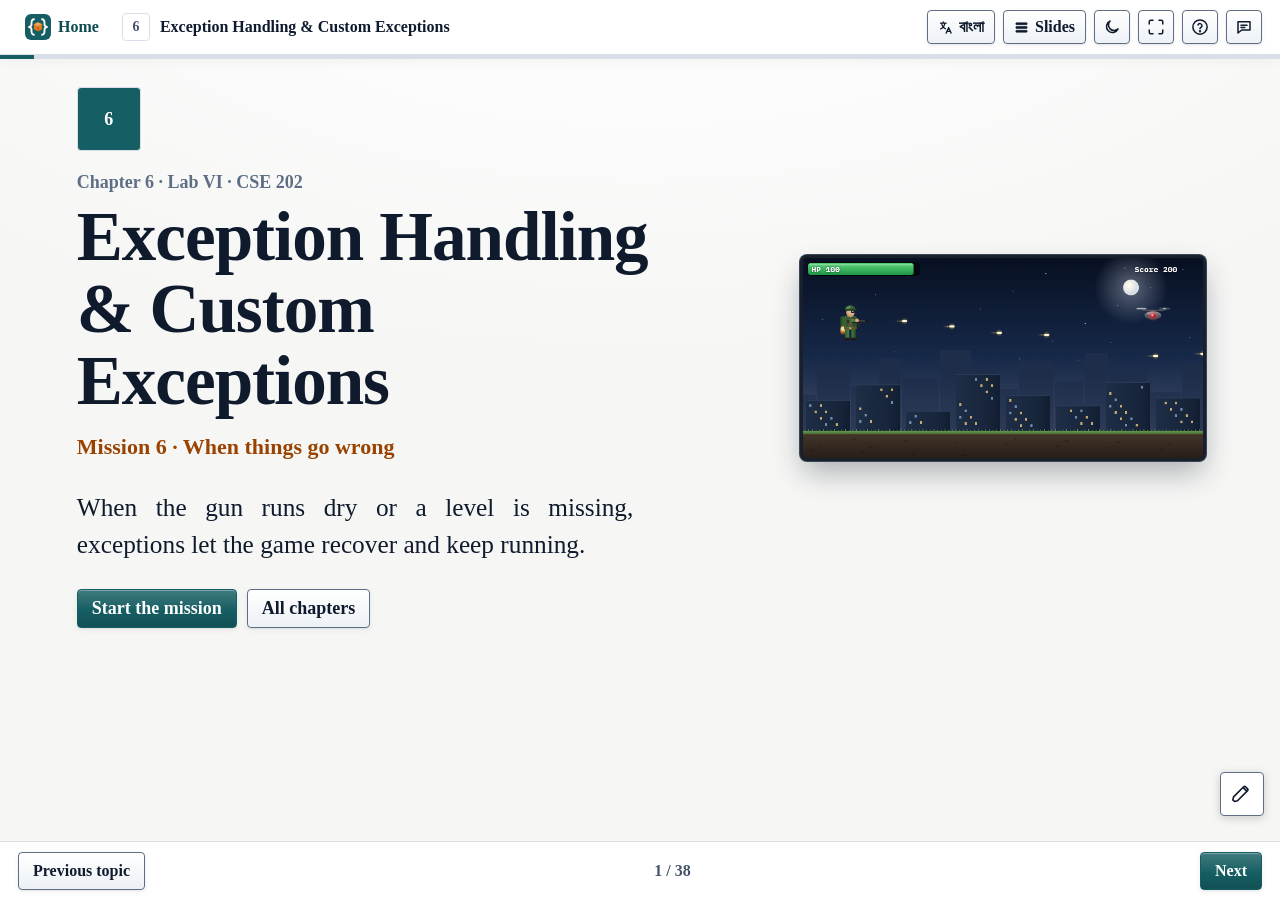
<file: labs/06-exception-handling.html>
<!DOCTYPE html>
<html lang="en">
<head>
<meta charset="utf-8">
<meta name="viewport" content="width=device-width, initial-scale=1">
<meta name="description" content="When the gun runs dry or a level is missing, exceptions let the game recover and keep running.">
<meta name="keywords" content="java exception handling, try catch finally, throw, throws, checked exception, custom exception, exception chaining, lab, java game, game programming, cse 202, object oriented programming lab">
<meta name="author" content="Object Oriented Programming Lab Notes">
<meta name="robots" content="index, follow, max-image-preview:large">
<meta name="theme-color" content="#155E63">
<link rel="canonical" href="https://ayan-1829.github.io/CSE-202-Object-Oriented-Programming-Lab/labs/06-exception-handling.html">
<link rel="icon" type="image/svg+xml" href="../img/logo-mark.svg">
<link rel="icon" type="image/png" sizes="32x32" href="../img/favicon-32.png">
<link rel="icon" type="image/png" sizes="16x16" href="../img/favicon-16.png">
<link rel="apple-touch-icon" href="../img/apple-touch-icon.png">
<link rel="manifest" href="../site.webmanifest">
<meta property="og:type" content="article">
<meta property="og:site_name" content="Object Oriented Programming Lab (CSE 202)">
<meta property="og:title" content="Chapter 6: Exception Handling &amp; Custom Exceptions | OOP Lab (CSE 202)">
<meta property="og:description" content="When the gun runs dry or a level is missing, exceptions let the game recover and keep running.">
<meta property="og:url" content="https://ayan-1829.github.io/CSE-202-Object-Oriented-Programming-Lab/labs/06-exception-handling.html">
<meta property="og:locale" content="en_US">
<meta property="og:image" content="https://ayan-1829.github.io/CSE-202-Object-Oriented-Programming-Lab/img/og/06-exception-handling.png?v=2">
<meta property="og:image:type" content="image/png">
<meta property="og:image:width" content="1200">
<meta property="og:image:height" content="630">
<meta property="og:image:alt" content="Chapter 6 of 10: Exception Handling &amp; Custom Exceptions – CSE 202 Object Oriented Programming Lab">
<meta name="twitter:card" content="summary_large_image">
<meta name="twitter:title" content="Chapter 6: Exception Handling &amp; Custom Exceptions | OOP Lab (CSE 202)">
<meta name="twitter:description" content="When the gun runs dry or a level is missing, exceptions let the game recover and keep running.">
<meta name="twitter:image" content="https://ayan-1829.github.io/CSE-202-Object-Oriented-Programming-Lab/img/og/06-exception-handling.png?v=2">
<meta name="twitter:image:alt" content="Chapter 6 of 10: Exception Handling &amp; Custom Exceptions – CSE 202 Object Oriented Programming Lab">
<script type="application/ld+json">{"@context": "https://schema.org", "@type": "LearningResource", "name": "Exception Handling & Custom Exceptions", "description": "When the gun runs dry or a level is missing, exceptions let the game recover and keep running.", "position": 6, "educationalLevel": "Undergraduate", "learningResourceType": "Lab session slides", "inLanguage": "en", "numberOfItems": 38, "isAccessibleForFree": true, "url": "https://ayan-1829.github.io/CSE-202-Object-Oriented-Programming-Lab/labs/06-exception-handling.html", "image": "https://ayan-1829.github.io/CSE-202-Object-Oriented-Programming-Lab/img/og/06-exception-handling.png", "isPartOf": {"@type": "Course", "name": "Object Oriented Programming Lab", "courseCode": "CSE 202", "url": "https://ayan-1829.github.io/CSE-202-Object-Oriented-Programming-Lab/"}}</script>
<title>Chapter 6: Exception Handling &amp; Custom Exceptions | OOP Lab (CSE 202)</title>
<link rel="preconnect" href="https://fonts.googleapis.com">
<link rel="preconnect" href="https://fonts.gstatic.com" crossorigin>
<link href="https://fonts.googleapis.com/css2?family=IBM+Plex+Mono:wght@400;500;600&display=swap" rel="stylesheet">
<link rel="stylesheet" href="../css/style.css">
<link rel="stylesheet" href="../css/lab.css">
<link rel="stylesheet" href="../css/game.css">
</head>
<body class="deck-page">
<div class="sr-only" id="live" aria-live="polite"></div>
<header class="deck-bar">
  <a class="home-link" href="../index.html" aria-label="Home: all chapters"><img src="../img/logo-mark.svg" alt="" width="26" height="26"><span>Home</span></a>
  <div class="deck-title"><span class="badge">6</span><span>Exception Handling &amp; Custom Exceptions</span></div>
  <div class="deck-actions">
    <button type="button" class="btn sm" id="btn-menu" aria-expanded="false" aria-controls="slide-menu" aria-label="Slides"><svg class="btn-ic" viewBox="0 0 24 24" fill="currentColor" stroke="none" aria-hidden="true"><rect x="3" y="4.5" width="18" height="3" rx="1"></rect><rect x="3" y="10.5" width="18" height="3" rx="1"></rect><rect x="3" y="16.5" width="18" height="3" rx="1"></rect></svg><span>Slides</span></button>
    <button type="button" class="btn sm" id="btn-theme" aria-pressed="false" aria-label="Toggle dark mode"><svg class="btn-ic" viewBox="0 0 24 24" fill="none" stroke-width="2" stroke-linecap="round" stroke-linejoin="round" aria-hidden="true"><path d="M20 14.5A8 8 0 1 1 9.5 4a6.5 6.5 0 0 0 10.5 10.5Z"></path></svg><span>Dark mode</span></button>
    <button type="button" class="btn sm" id="btn-fs" aria-pressed="false" aria-label="Full screen"><svg class="btn-ic" viewBox="0 0 24 24" fill="none" stroke-width="2" stroke-linecap="round" stroke-linejoin="round" aria-hidden="true"><path d="M8 3H5a2 2 0 0 0-2 2v3M16 3h3a2 2 0 0 1 2 2v3M8 21H5a2 2 0 0 1-2-2v-3M16 21h3a2 2 0 0 0 2-2v-3"></path></svg><span>Full screen</span></button>
  </div>
</header>
<div class="deck-progress"><i id="progress-fill"></i></div>
<main class="deck" id="deck">
<section class="slide title-slide" data-title="Exception Handling &amp; Custom Exceptions" aria-label="Exception Handling &amp; Custom Exceptions" tabindex="-1"><div class="slide-inner">
<div class="topic-art g-title-art" data-demo="g-title" data-ch="6" aria-hidden="true"></div>
<span class="badge big">6</span>
<p class="kicker">Chapter 6 · Lab VI · CSE 202</p>
<h1>Exception Handling & Custom Exceptions</h1>
<p class="g-mission">Mission 6 · When things go wrong</p>
<p class="lead">When the gun runs dry or a level is missing, exceptions let the game recover and keep running.</p>
<div class="row"><a class="btn pri" href="#s=2">Start the mission</a><a class="btn" href="../index.html">All chapters</a></div>
</div></section>
<section class="slide " data-title="Your mission" aria-label="Your mission" tabindex="-1"><div class="slide-inner">
<p class="kicker">Mission 6 · When things go wrong</p><h2>Your mission</h2><div class="hook"><p class="q">The player pulls the trigger on an empty gun. In a bad game, the whole screen freezes. In a good one, you hear “click” and the commando reloads.</p><p><code>fire()</code> <b>throws</b> an <code>OutOfAmmoException</code>, the game <b>catches</b> it, reloads and carries on, and a <code>finally</code> block makes sure the score is saved no matter what.</p></div>
</div></section>
<section class="slide " data-title="Chapter at a glance" aria-label="Chapter at a glance" tabindex="-1"><div class="slide-inner">
<p class="kicker">Chapter 6 of 10</p><h2>Chapter at a glance</h2><div class="cols wl"><div><h3>After this chapter you can</h3><ul class=""><li>Explain what an exception is and how it travels up the call stack</li><li>Read the exception hierarchy: Throwable, Exception, RuntimeException</li><li>Tell checked from unchecked exceptions</li><li>Use try, catch, finally, throw and throws</li><li>Write custom exceptions for the game, and wrap a lower-level cause</li></ul></div>
<div><h3>Before you start</h3><ul class=""><li>Chapters 2–5: classes and inheritance (custom exceptions are classes)</li></ul></div></div>
<p class="note-line"><b>What is marked:</b> the 3 lab tasks (show them during the lab) and the 2 report exercises. The game tasks are practice.</p>
</div></section>
<section class="slide " data-title="Contents" aria-label="Contents" tabindex="-1"><div class="slide-inner">
<p class="kicker">Chapter 6 of 10</p><h2>Contents</h2><p class="muted">Select a part to jump to it.</p><ol class="outline-list"><li><a href="#s=5">Today’s build: the game program</a></li><li><a href="#s=6">The topics: the idea, then the game</a></li><li><a href="#s=23">Run the game</a></li><li><a href="#s=24">Game practice tasks</a></li><li><a href="#s=27">Lab tasks</a></li><li><a href="#s=32">Lab report exercises</a></li><li><a href="#s=35">Viva questions and quiz</a></li></ol>
</div></section>
<section class="slide " data-title="Today’s build" aria-label="Today’s build" tabindex="-1"><div class="slide-inner">
<p class="kicker">Build the game · Chapter 6</p><h2>Today’s build</h2><ul class="pts"><li>Six files: three exception classes (<code>GameException</code> and two subclasses), <code>Gun</code>, <code>LevelLoader</code> and <code>ExceptionDemo</code>.</li></ul>
<div class="cols wl"><div><h3>What the program does</h3><ol class="flow"><li>Catch an unchecked exception: lane 5 of 3</li><li>Fire until the clip is empty: catch, reload, and finally on every shot</li><li>throw an IllegalArgumentException for a bad reload</li><li>Load "3", "abc" and "42": a custom exception that wraps NumberFormatException</li><li>Catch an OutOfAmmoException through its parent GameException</li><li>Show that finally runs even after return</li></ol></div><div><h3>Files</h3><ul class="g-files"><li><code>GameException.java</code> <span class="muted">(10 lines)</span></li><li><code>OutOfAmmoException.java</code> <span class="muted">(12 lines)</span></li><li><code>InvalidLevelException.java</code> <span class="muted">(10 lines)</span></li><li><code>Gun.java</code> <span class="muted">(27 lines)</span></li><li><code>LevelLoader.java</code> <span class="muted">(17 lines)</span></li><li><code>ExceptionDemo.java</code> <span class="muted">(70 lines)</span></li></ul><p class="muted">146 lines in all. Each topic below shows the part of the program that uses it.</p></div></div>
</div></section>
<section class="slide " data-title="What is an exception?" aria-label="What is an exception?" tabindex="-1"><div class="slide-inner">
<p class="kicker">Topic 1 of 5</p><h2>What is an exception?</h2><div class="g-codeside g-topic"><div><div class="kicker g-wk"><div class="walk-file">ExceptionDemo.java</div><div>·</div><div>An unchecked exception</div></div><pre class="code small-code wide">System.out.println(&quot;=== An unchecked exception: a lane that does not exist ===&quot;);
int[] laneY = { 100, 200, 300 };
try {
    System.out.println(&quot;Lane 5 is at y=&quot; + laneY[5]);
} catch (ArrayIndexOutOfBoundsException e) {
    System.out.println(&quot;Caught &quot; + e.getClass().getSimpleName() + &quot;: &quot; + e.getMessage());
}</pre></div><ul class="pts"><li>An <b>exception</b> is a problem that happens while the program runs.</li><li>Java creates an exception object and stops the normal flow.</li><li>If nobody catches it, the program crashes with a message.</li><li>There is no lane 5, so Java throws.</li></ul></div>
</div></section>
<section class="slide " data-title="What is an exception?" aria-label="What is an exception?" tabindex="-1"><div class="slide-inner">
<p class="kicker">Topic 1 of 5 · in the game</p><h2>What is an exception?</h2><div data-demo="g-exception"></div>
</div></section>
<section class="slide " data-title="The exception hierarchy" aria-label="The exception hierarchy" tabindex="-1"><div class="slide-inner">
<p class="kicker">Topic 2 of 5</p><h2>The exception hierarchy</h2><div class="g-codeside g-topic"><div><div class="kicker g-wk"><div class="walk-file">GameException.java</div><div>·</div><div>GameException: the parent</div></div><pre class="code small-code">// The parent of every game problem: checked, so callers must handle it
public class GameException extends Exception {
    public GameException(String message) {
        super(message);
    }

    public GameException(String message, Throwable cause) {
        super(message, cause);
    }
}</pre></div><ul class="pts"><li>Everything that can be thrown extends <code>Throwable</code>.</li><li><code>Error</code>: serious JVM problems. <code>Exception</code>: problems a program can handle.</li><li>A <code>catch</code> for a parent type also catches all its children.</li><li>Extends Exception, so it is checked.</li></ul></div>
</div></section>
<section class="slide " data-title="The exception hierarchy" aria-label="The exception hierarchy" tabindex="-1"><div class="slide-inner">
<p class="kicker">Topic 2 of 5 · in the game</p><h2>The exception hierarchy</h2><div data-demo="g-extree"></div>
</div></section>
<section class="slide " data-title="Catching the parent type and finally" aria-label="Catching the parent type and finally" tabindex="-1"><div class="slide-inner">
<p class="kicker">Topic 2 of 5 · our game program · 1 of 1 · <span class="walk-file">ExceptionDemo.java</span></p><h2>Catching the parent type and finally</h2><pre class="code walk-code wide">System.out.println(&quot;\n=== Catching by the parent type ===&quot;);
Gun rocket = new Gun(&quot;Rocket&quot;, 0);
try {
    rocket.fire();
} catch (GameException e) {
    System.out.println(&quot;GameException handler caught &quot; + e.getClass().getSimpleName() + &quot;: &quot; + e.getMessage());
}

System.out.println(&quot;\n=== finally always runs ===&quot;);
System.out.println(saveScore());</pre><ul class="walk-notes"><li>A GameException handler also catches every subclass.</li></ul>
</div></section>
<section class="slide " data-title="Checked and unchecked exceptions" aria-label="Checked and unchecked exceptions" tabindex="-1"><div class="slide-inner">
<p class="kicker">Topic 3 of 5</p><h2>Checked and unchecked exceptions</h2><div class="g-ingame"><div>In the game:</div><div>Checked and unchecked</div></div><div class="scrollx"><table class="doc"><thead><tr><th></th><th>Checked</th><th>Unchecked</th></tr></thead><tbody><tr><td>Extends</td><td>Exception (not RuntimeException)</td><td>RuntimeException</td></tr><tr><td>The compiler</td><td>forces you to catch or declare it</td><td>does not check</td></tr><tr><td>Usually means</td><td>something outside your control</td><td>a bug in the code</td></tr><tr><td>In the game</td><td><code>OutOfAmmoException</code>, <code>InvalidLevelException</code></td><td><code>ArrayIndexOutOfBoundsException</code>, <code>IllegalArgumentException</code></td></tr></tbody></table></div><ul class="pts"><li><b>Checked</b> (e.g. <code>IOException</code>, <code>InterruptedException</code>): the compiler forces you to catch or declare them.</li><li><b>Unchecked</b> (<code>RuntimeException</code> and its children): usually bugs; catching is optional.</li><li>In the game: <code>OutOfAmmoException</code> is checked; a bad reload amount is unchecked.</li><li>Running out of ammo is a normal game situation: make it checked.</li></ul>
</div></section>
<section class="slide " data-title="Gun: an unchecked exception" aria-label="Gun: an unchecked exception" tabindex="-1"><div class="slide-inner">
<p class="kicker">Topic 3 of 5 · our game program · 1 of 2 · <span class="walk-file">Gun.java</span></p><h2>Gun: an unchecked exception</h2><pre class="code walk-code wide">// An unchecked exception for a programming mistake
public void reload(int amount) {
    if (amount &lt;= 0) {
        throw new IllegalArgumentException(&quot;reload amount must be positive, got &quot; + amount);
    }
    ammo += amount;
    System.out.println(&quot;  reloaded &quot; + amount + &quot; -&gt; &quot; + name + &quot; has &quot; + ammo);
}</pre><ul class="walk-notes"><li><code>reload()</code> throws an unchecked one and needs no throws clause.</li></ul>
</div></section>
<section class="slide " data-title="throw and custom exceptions" aria-label="throw and custom exceptions" tabindex="-1"><div class="slide-inner">
<p class="kicker">Topic 3 of 5 · our game program · 2 of 2 · <span class="walk-file">ExceptionDemo.java</span></p><h2>throw and custom exceptions</h2><div class="walk-side g-walk"><pre class="code walk-code wide">System.out.println(&quot;\n=== throw for a bad argument ===&quot;);
try {
    pistol.reload(-5);
} catch (IllegalArgumentException e) {
    System.out.println(&quot;Caught: &quot; + e.getMessage());
}

System.out.println(&quot;\n=== A custom exception that wraps another ===&quot;);
String[] typed = { &quot;3&quot;, &quot;abc&quot;, &quot;42&quot; };
for (String t : typed) {
    try {
        int level = LevelLoader.load(t);
        System.out.println(&quot;Loaded level &quot; + level);
    } catch (InvalidLevelException e) {
        System.out.println(&quot;Cannot load: &quot; + e.getMessage());
        if (e.getCause() != null) {
            System.out.println(&quot;  cause: &quot; + e.getCause().getClass().getSimpleName());
        }
    }
}</pre><ul class="walk-notes"><li><code>getCause()</code> reaches the wrapped NumberFormatException.</li></ul></div>
</div></section>
<section class="slide " data-title="try, catch, finally, throw and throws" aria-label="try, catch, finally, throw and throws" tabindex="-1"><div class="slide-inner">
<p class="kicker">Topic 4 of 5</p><h2>try, catch, finally, throw and throws</h2><div class="g-codeside"><pre class="code small-code">public void fire() throws OutOfAmmoException {   // throws: warns every caller
    if (ammo == 0) {
        throw new OutOfAmmoException(name);        // throw: report the problem
    }
    ammo--;
}

try {
    pistol.fire();
} catch (OutOfAmmoException e) {
    pistol.reload(6);                             // handle it
} finally {
    System.out.println(&quot;(shot logged)&quot;);          // runs every time
}</pre><ul class="pts"><li><code>try</code> holds risky code; <code>catch</code> handles one kind of exception.</li><li><code>finally</code> always runs, error or not.</li><li><code>throw</code> raises an exception; <code>throws</code> in a method heading warns callers.</li><li><code>throws</code> in the header, <code>throw</code> in the body.</li></ul></div>
</div></section>
<section class="slide " data-title="Gun: throw and throws" aria-label="Gun: throw and throws" tabindex="-1"><div class="slide-inner">
<p class="kicker">Topic 4 of 5 · our game program · 1 of 3 · <span class="walk-file">Gun.java</span></p><h2>Gun: throw and throws</h2><div class="walk-side g-walk"><pre class="code walk-code">public class Gun {
    private String name;
    private int ammo;

    public Gun(String name, int ammo) {
        this.name = name;
        this.ammo = ammo;
    }

    // throws: tells every caller that this method can fail this way
    public void fire() throws OutOfAmmoException {
        if (ammo == 0) {
            throw new OutOfAmmoException(name);
        }
        ammo--;
        System.out.println(&quot;  BANG! &quot; + name + &quot; has &quot; + ammo + &quot; left&quot;);
    }</pre><ul class="walk-notes"><li><code>fire()</code> declares the checked exception it can throw.</li><li>It throws before touching the ammo, so nothing is half done.</li></ul></div>
</div></section>
<section class="slide " data-title="Firing until empty" aria-label="Firing until empty" tabindex="-1"><div class="slide-inner">
<p class="kicker">Topic 4 of 5 · our game program · 2 of 3 · <span class="walk-file">ExceptionDemo.java</span></p><h2>Firing until empty</h2><div class="walk-side g-walk"><pre class="code walk-code wide">System.out.println(&quot;\n=== try / catch / finally: firing until the clip is empty ===&quot;);
Gun pistol = new Gun(&quot;Pistol&quot;, 2);
for (int shot = 1; shot &lt;= 3; shot++) {
    try {
        pistol.fire();
        score += 10;
    } catch (OutOfAmmoException e) {
        System.out.println(&quot;  Caught: &quot; + e.getMessage() + &quot; -&gt; reloading&quot;);
        pistol.reload(6);
    } finally {
        System.out.println(&quot;  (shot &quot; + shot + &quot; logged, score &quot; + score + &quot;)&quot;);
    }
}</pre><ul class="walk-notes"><li>Shots 1 and 2 work; shot 3 throws.</li><li><code>score += 10</code> is skipped when fire() throws.</li><li>finally runs after every shot.</li></ul></div>
</div></section>
<section class="slide " data-title="saveScore(): finally after return" aria-label="saveScore(): finally after return" tabindex="-1"><div class="slide-inner">
<p class="kicker">Topic 4 of 5 · our game program · 3 of 3 · <span class="walk-file">ExceptionDemo.java</span></p><h2>saveScore(): finally after return</h2><pre class="code walk-code wide">// finally runs even when the try block returns early
static String saveScore() {
    try {
        return &quot;score &quot; + score + &quot; sent to the server&quot;;
    } finally {
        System.out.println(&quot;  finally: score &quot; + score + &quot; written to save.dat&quot;);
    }
}</pre><ul class="walk-notes"><li>finally runs before the method really returns.</li></ul>
</div></section>
<section class="slide " data-title="Custom exceptions" aria-label="Custom exceptions" tabindex="-1"><div class="slide-inner">
<p class="kicker">Topic 5 of 5</p><h2>Custom exceptions</h2><div class="g-ingame"><div>In the game:</div><div>Custom exceptions and wrapping</div></div><div class="g-codeside g-topic"><div><div class="kicker g-wk"><div class="walk-file">InvalidLevelException.java</div><div>·</div><div>InvalidLevelException</div></div><pre class="code small-code">public class InvalidLevelException extends GameException {
    public InvalidLevelException(String message) {
        super(message);
    }

    // Wraps the low-level exception that caused the problem
    public InvalidLevelException(String message, Throwable cause) {
        super(message, cause);
    }
}</pre></div><ul class="pts"><li>Make your own exception by extending <code>Exception</code> (checked) or <code>RuntimeException</code>.</li><li>Pass the message to <code>super(message)</code>.</li><li>A cause can be wrapped: <code>super(message, cause)</code>.</li><li>Two constructors: with and without a cause.</li></ul></div>
</div></section>
<section class="slide " data-title="Custom exceptions and wrapping" aria-label="Custom exceptions and wrapping" tabindex="-1"><div class="slide-inner">
<p class="kicker">Topic 5 of 5 · in the game</p><h2>Custom exceptions and wrapping</h2><div data-demo="g-level"></div>
</div></section>
<section class="slide " data-title="OutOfAmmoException" aria-label="OutOfAmmoException" tabindex="-1"><div class="slide-inner">
<p class="kicker">Topic 5 of 5 · our game program · 1 of 2 · <span class="walk-file">OutOfAmmoException.java</span></p><h2>OutOfAmmoException</h2><div class="walk-side g-walk"><pre class="code walk-code">public class OutOfAmmoException extends GameException {
    private final String weapon;

    public OutOfAmmoException(String weapon) {
        super(weapon + &quot; is out of ammo&quot;);
        this.weapon = weapon;
    }

    public String getWeapon() {
        return weapon;
    }
}</pre><ul class="walk-notes"><li>An exception can carry data: which weapon ran dry.</li></ul></div>
</div></section>
<section class="slide " data-title="LevelLoader: wrapping a cause" aria-label="LevelLoader: wrapping a cause" tabindex="-1"><div class="slide-inner">
<p class="kicker">Topic 5 of 5 · our game program · 2 of 2 · <span class="walk-file">LevelLoader.java</span></p><h2>LevelLoader: wrapping a cause</h2><div class="walk-side g-walk"><pre class="code walk-code wide">public class LevelLoader {
    public static final int MAX_LEVEL = 10;

    // Turns text such as &quot;3&quot; into a level number, or explains why it cannot
    public static int load(String text) throws InvalidLevelException {
        int level;
        try {
            level = Integer.parseInt(text.trim());
        } catch (NumberFormatException e) {
            throw new InvalidLevelException(&quot;\&quot;&quot; + text + &quot;\&quot; is not a level number&quot;, e);
        }
        if (level &lt; 1 || level &gt; MAX_LEVEL) {
            throw new InvalidLevelException(&quot;level &quot; + level + &quot; does not exist (1-&quot; + MAX_LEVEL + &quot;)&quot;);
        }
        return level;
    }
}</pre><ul class="walk-notes"><li>NumberFormatException is caught and replaced by a game exception.</li><li>Out-of-range numbers get their own message.</li></ul></div>
</div></section>
<section class="slide " data-title="The complete game program" aria-label="The complete game program" tabindex="-1"><div class="slide-inner">
<p class="kicker">Build the game · 6 files</p><h2>The complete game program</h2><div class="codeview"><pre class="code small-code" data-file="GameException.java">// The parent of every game problem: checked, so callers must handle it
public class GameException extends Exception {
    public GameException(String message) {
        super(message);
    }

    public GameException(String message, Throwable cause) {
        super(message, cause);
    }
}</pre><pre class="code small-code" data-file="OutOfAmmoException.java">public class OutOfAmmoException extends GameException {
    private final String weapon;

    public OutOfAmmoException(String weapon) {
        super(weapon + &quot; is out of ammo&quot;);
        this.weapon = weapon;
    }

    public String getWeapon() {
        return weapon;
    }
}</pre><pre class="code small-code" data-file="InvalidLevelException.java">public class InvalidLevelException extends GameException {
    public InvalidLevelException(String message) {
        super(message);
    }

    // Wraps the low-level exception that caused the problem
    public InvalidLevelException(String message, Throwable cause) {
        super(message, cause);
    }
}</pre><pre class="code small-code" data-file="Gun.java">public class Gun {
    private String name;
    private int ammo;

    public Gun(String name, int ammo) {
        this.name = name;
        this.ammo = ammo;
    }

    // throws: tells every caller that this method can fail this way
    public void fire() throws OutOfAmmoException {
        if (ammo == 0) {
            throw new OutOfAmmoException(name);
        }
        ammo--;
        System.out.println(&quot;  BANG! &quot; + name + &quot; has &quot; + ammo + &quot; left&quot;);
    }

    // An unchecked exception for a programming mistake
    public void reload(int amount) {
        if (amount &lt;= 0) {
            throw new IllegalArgumentException(&quot;reload amount must be positive, got &quot; + amount);
        }
        ammo += amount;
        System.out.println(&quot;  reloaded &quot; + amount + &quot; -&gt; &quot; + name + &quot; has &quot; + ammo);
    }
}</pre><pre class="code small-code" data-file="LevelLoader.java">public class LevelLoader {
    public static final int MAX_LEVEL = 10;

    // Turns text such as &quot;3&quot; into a level number, or explains why it cannot
    public static int load(String text) throws InvalidLevelException {
        int level;
        try {
            level = Integer.parseInt(text.trim());
        } catch (NumberFormatException e) {
            throw new InvalidLevelException(&quot;\&quot;&quot; + text + &quot;\&quot; is not a level number&quot;, e);
        }
        if (level &lt; 1 || level &gt; MAX_LEVEL) {
            throw new InvalidLevelException(&quot;level &quot; + level + &quot; does not exist (1-&quot; + MAX_LEVEL + &quot;)&quot;);
        }
        return level;
    }
}</pre><pre class="code small-code" data-file="ExceptionDemo.java">public class ExceptionDemo {

    static int score = 0;

    // finally runs even when the try block returns early
    static String saveScore() {
        try {
            return &quot;score &quot; + score + &quot; sent to the server&quot;;
        } finally {
            System.out.println(&quot;  finally: score &quot; + score + &quot; written to save.dat&quot;);
        }
    }

    public static void main(String[] args) {

        System.out.println(&quot;=== An unchecked exception: a lane that does not exist ===&quot;);
        int[] laneY = { 100, 200, 300 };
        try {
            System.out.println(&quot;Lane 5 is at y=&quot; + laneY[5]);
        } catch (ArrayIndexOutOfBoundsException e) {
            System.out.println(&quot;Caught &quot; + e.getClass().getSimpleName() + &quot;: &quot; + e.getMessage());
        }

        System.out.println(&quot;\n=== try / catch / finally: firing until the clip is empty ===&quot;);
        Gun pistol = new Gun(&quot;Pistol&quot;, 2);
        for (int shot = 1; shot &lt;= 3; shot++) {
            try {
                pistol.fire();
                score += 10;
            } catch (OutOfAmmoException e) {
                System.out.println(&quot;  Caught: &quot; + e.getMessage() + &quot; -&gt; reloading&quot;);
                pistol.reload(6);
            } finally {
                System.out.println(&quot;  (shot &quot; + shot + &quot; logged, score &quot; + score + &quot;)&quot;);
            }
        }

        System.out.println(&quot;\n=== throw for a bad argument ===&quot;);
        try {
            pistol.reload(-5);
        } catch (IllegalArgumentException e) {
            System.out.println(&quot;Caught: &quot; + e.getMessage());
        }

        System.out.println(&quot;\n=== A custom exception that wraps another ===&quot;);
        String[] typed = { &quot;3&quot;, &quot;abc&quot;, &quot;42&quot; };
        for (String t : typed) {
            try {
                int level = LevelLoader.load(t);
                System.out.println(&quot;Loaded level &quot; + level);
            } catch (InvalidLevelException e) {
                System.out.println(&quot;Cannot load: &quot; + e.getMessage());
                if (e.getCause() != null) {
                    System.out.println(&quot;  cause: &quot; + e.getCause().getClass().getSimpleName());
                }
            }
        }

        System.out.println(&quot;\n=== Catching by the parent type ===&quot;);
        Gun rocket = new Gun(&quot;Rocket&quot;, 0);
        try {
            rocket.fire();
        } catch (GameException e) {
            System.out.println(&quot;GameException handler caught &quot; + e.getClass().getSimpleName() + &quot;: &quot; + e.getMessage());
        }

        System.out.println(&quot;\n=== finally always runs ===&quot;);
        System.out.println(saveScore());
    }
}</pre></div><p class="muted">Save every file in one folder, then compile and run: <code>javac *.java</code> → <code>java ExceptionDemo</code></p>
</div></section>
<section class="slide " data-title="Expected output" aria-label="Expected output" tabindex="-1"><div class="slide-inner">
<p class="kicker">Run the game</p><h2>Expected output</h2><div data-demo="g-run" data-cmd="java ExceptionDemo" data-steps="[{&quot;o&quot;:&quot;=== An unchecked exception: a lane that does not exist ===&quot;,&quot;f&quot;:[[0,16]]},{&quot;o&quot;:&quot;Caught ArrayIndexOutOfBoundsException: Index 5 out of bounds for length 3&quot;,&quot;f&quot;:[[0,21]]},{&quot;o&quot;:&quot;&quot;,&quot;f&quot;:[[0,24]]},{&quot;o&quot;:&quot;=== try / catch / finally: firing until the clip is empty ===&quot;,&quot;f&quot;:[[0,24]]},{&quot;o&quot;:&quot;  BANG! Pistol has 1 left&quot;,&quot;f&quot;:[[1,16],[0,28]]},{&quot;o&quot;:&quot;  (shot 1 logged, score 10)&quot;,&quot;f&quot;:[[0,34]]},{&quot;o&quot;:&quot;  BANG! Pistol has 0 left&quot;,&quot;f&quot;:[[1,16],[0,28]]},{&quot;o&quot;:&quot;  (shot 2 logged, score 20)&quot;,&quot;f&quot;:[[0,34]]},{&quot;o&quot;:&quot;  Caught: Pistol is out of ammo -&gt; reloading&quot;,&quot;f&quot;:[[0,31]]},{&quot;o&quot;:&quot;  reloaded 6 -&gt; Pistol has 6&quot;,&quot;f&quot;:[[1,25],[0,32]]},{&quot;o&quot;:&quot;  (shot 3 logged, score 20)&quot;,&quot;f&quot;:[[0,34]]},{&quot;o&quot;:&quot;&quot;,&quot;f&quot;:[[0,38]]},{&quot;o&quot;:&quot;=== throw for a bad argument ===&quot;,&quot;f&quot;:[[0,38]]},{&quot;o&quot;:&quot;Caught: reload amount must be positive, got -5&quot;,&quot;f&quot;:[[0,42]]},{&quot;o&quot;:&quot;&quot;,&quot;f&quot;:[[0,45]]},{&quot;o&quot;:&quot;=== A custom exception that wraps another ===&quot;,&quot;f&quot;:[[0,45]]},{&quot;o&quot;:&quot;Loaded level 3&quot;,&quot;f&quot;:[[0,50]]},{&quot;o&quot;:&quot;Cannot load: \&quot;abc\&quot; is not a level number&quot;,&quot;f&quot;:[[0,52]]},{&quot;o&quot;:&quot;  cause: NumberFormatException&quot;,&quot;f&quot;:[[0,54]]},{&quot;o&quot;:&quot;Cannot load: level 42 does not exist (1-10)&quot;,&quot;f&quot;:[[0,52]]},{&quot;o&quot;:&quot;&quot;,&quot;f&quot;:[[0,59]]},{&quot;o&quot;:&quot;=== Catching by the parent type ===&quot;,&quot;f&quot;:[[0,59]]},{&quot;o&quot;:&quot;GameException handler caught OutOfAmmoException: Rocket is out of ammo&quot;,&quot;f&quot;:[[0,64]]},{&quot;o&quot;:&quot;&quot;,&quot;f&quot;:[[0,67]]},{&quot;o&quot;:&quot;=== finally always runs ===&quot;,&quot;f&quot;:[[0,67]]},{&quot;o&quot;:&quot;  finally: score 20 written to save.dat&quot;,&quot;f&quot;:[[0,10],[0,68]]},{&quot;o&quot;:&quot;score 20 sent to the server&quot;,&quot;f&quot;:[[0,68]]}]"><pre class="run-file" data-file="ExceptionDemo.java" hidden>public class ExceptionDemo {

    static int score = 0;

    // finally runs even when the try block returns early
    static String saveScore() {
        try {
            return &quot;score &quot; + score + &quot; sent to the server&quot;;
        } finally {
            System.out.println(&quot;  finally: score &quot; + score + &quot; written to save.dat&quot;);
        }
    }

    public static void main(String[] args) {

        System.out.println(&quot;=== An unchecked exception: a lane that does not exist ===&quot;);
        int[] laneY = { 100, 200, 300 };
        try {
            System.out.println(&quot;Lane 5 is at y=&quot; + laneY[5]);
        } catch (ArrayIndexOutOfBoundsException e) {
            System.out.println(&quot;Caught &quot; + e.getClass().getSimpleName() + &quot;: &quot; + e.getMessage());
        }

        System.out.println(&quot;\n=== try / catch / finally: firing until the clip is empty ===&quot;);
        Gun pistol = new Gun(&quot;Pistol&quot;, 2);
        for (int shot = 1; shot &lt;= 3; shot++) {
            try {
                pistol.fire();
                score += 10;
            } catch (OutOfAmmoException e) {
                System.out.println(&quot;  Caught: &quot; + e.getMessage() + &quot; -&gt; reloading&quot;);
                pistol.reload(6);
            } finally {
                System.out.println(&quot;  (shot &quot; + shot + &quot; logged, score &quot; + score + &quot;)&quot;);
            }
        }

        System.out.println(&quot;\n=== throw for a bad argument ===&quot;);
        try {
            pistol.reload(-5);
        } catch (IllegalArgumentException e) {
            System.out.println(&quot;Caught: &quot; + e.getMessage());
        }

        System.out.println(&quot;\n=== A custom exception that wraps another ===&quot;);
        String[] typed = { &quot;3&quot;, &quot;abc&quot;, &quot;42&quot; };
        for (String t : typed) {
            try {
                int level = LevelLoader.load(t);
                System.out.println(&quot;Loaded level &quot; + level);
            } catch (InvalidLevelException e) {
                System.out.println(&quot;Cannot load: &quot; + e.getMessage());
                if (e.getCause() != null) {
                    System.out.println(&quot;  cause: &quot; + e.getCause().getClass().getSimpleName());
                }
            }
        }

        System.out.println(&quot;\n=== Catching by the parent type ===&quot;);
        Gun rocket = new Gun(&quot;Rocket&quot;, 0);
        try {
            rocket.fire();
        } catch (GameException e) {
            System.out.println(&quot;GameException handler caught &quot; + e.getClass().getSimpleName() + &quot;: &quot; + e.getMessage());
        }

        System.out.println(&quot;\n=== finally always runs ===&quot;);
        System.out.println(saveScore());
    }
}</pre><pre class="run-file" data-file="Gun.java" hidden>public class Gun {
    private String name;
    private int ammo;

    public Gun(String name, int ammo) {
        this.name = name;
        this.ammo = ammo;
    }

    // throws: tells every caller that this method can fail this way
    public void fire() throws OutOfAmmoException {
        if (ammo == 0) {
            throw new OutOfAmmoException(name);
        }
        ammo--;
        System.out.println(&quot;  BANG! &quot; + name + &quot; has &quot; + ammo + &quot; left&quot;);
    }

    // An unchecked exception for a programming mistake
    public void reload(int amount) {
        if (amount &lt;= 0) {
            throw new IllegalArgumentException(&quot;reload amount must be positive, got &quot; + amount);
        }
        ammo += amount;
        System.out.println(&quot;  reloaded &quot; + amount + &quot; -&gt; &quot; + name + &quot; has &quot; + ammo);
    }
}</pre></div>
</div></section>
<section class="slide " data-title="Game task 1: A WeaponJammedException" aria-label="Game task 1: A WeaponJammedException" tabindex="-1"><div class="slide-inner">
<p class="kicker">Game practice · 1 of 3</p><h2>Game task 1: A WeaponJammedException</h2><div class="ex task g-task"><div class="qq">Sometimes the gun jams.</div>
<div class="chk-head"><span>Requirements</span><span class="chk-count"></span></div><ul class="chk-list"><li><input type="checkbox" id="g6t0r0" data-key="g6t0r0"><label for="g6t0r0"><code>WeaponJammedException extends GameException</code></label></li><li><input type="checkbox" id="g6t0r1" data-key="g6t0r1"><label for="g6t0r1">fire() throws it on every 5th shot</label></li><li><input type="checkbox" id="g6t0r2" data-key="g6t0r2"><label for="g6t0r2">Catch the two exceptions in separate catch blocks with different messages</label></li><li><input type="checkbox" id="g6t0r3" data-key="g6t0r3"><label for="g6t0r3">Try catching GameException first: what does the compiler say?</label></li></ul><details class="reveal"><summary>Show a hint</summary><div class="ans">A catch for the parent placed before a catch for the child makes the child’s block unreachable, which is a compile error.</div></details></div>
</div></section>
<section class="slide " data-title="Game task 2: A safe main menu" aria-label="Game task 2: A safe main menu" tabindex="-1"><div class="slide-inner">
<p class="kicker">Game practice · 2 of 3</p><h2>Game task 2: A safe main menu</h2><div class="ex task g-task"><div class="qq">Typed input never crashes the game.</div>
<div class="chk-head"><span>Requirements</span><span class="chk-count"></span></div><ul class="chk-list"><li><input type="checkbox" id="g6t1r0" data-key="g6t1r0"><label for="g6t1r0">Read a menu choice with <code>Scanner</code></label></li><li><input type="checkbox" id="g6t1r1" data-key="g6t1r1"><label for="g6t1r1">Catch <code>InputMismatchException</code> when the player types letters</label></li><li><input type="checkbox" id="g6t1r2" data-key="g6t1r2"><label for="g6t1r2">Ask again until the input is a number from 1 to 3</label></li><li><input type="checkbox" id="g6t1r3" data-key="g6t1r3"><label for="g6t1r3">Use finally to print "menu closed" once</label></li></ul><details class="reveal"><summary>Show a hint</summary><div class="ans">After an InputMismatchException call <code>sc.next()</code> to throw away the bad token, or the loop never ends.</div></details></div>
</div></section>
<section class="slide " data-title="Game task 3: Save the high score" aria-label="Game task 3: Save the high score" tabindex="-1"><div class="slide-inner">
<p class="kicker">Game practice · 3 of 3</p><h2>Game task 3: Save the high score</h2><div class="ex task g-task"><div class="qq">finally in action.</div>
<div class="chk-head"><span>Requirements</span><span class="chk-count"></span></div><ul class="chk-list"><li><input type="checkbox" id="g6t2r0" data-key="g6t2r0"><label for="g6t2r0">A method <code>saveHighScore(int score)</code> that throws <code>GameException</code> for negative scores</label></li><li><input type="checkbox" id="g6t2r1" data-key="g6t2r1"><label for="g6t2r1">Call it with 1200 and with -5</label></li><li><input type="checkbox" id="g6t2r2" data-key="g6t2r2"><label for="g6t2r2">A finally block that always prints "save attempt finished"</label></li><li><input type="checkbox" id="g6t2r3" data-key="g6t2r3"><label for="g6t2r3">Print the exception message in the catch</label></li></ul><details class="reveal"><summary>Show a hint</summary><div class="ans">throw new GameException("score cannot be negative: " + score);</div></details></div>
</div></section>
<section class="slide " data-title="Lab tasks" aria-label="Lab tasks" tabindex="-1"><div class="slide-inner">
<p class="kicker">Practice · lab tasks</p><h2>Lab tasks</h2>
<p>These tasks come from the lab manual. They start from its program, not from the game: save these files in one folder, then make the changes each task asks for.</p>
<ul class="g-files"><li><a href="../starter/lab06/InvalidAccountException.java" download><code>InvalidAccountException.java</code></a></li><li><a href="../starter/lab06/InsufficientFundsException.java" download><code>InsufficientFundsException.java</code></a></li><li><a href="../starter/lab06/TransactionException.java" download><code>TransactionException.java</code></a></li><li><a href="../starter/lab06/BankAccount.java" download><code>BankAccount.java</code></a></li><li><a href="../starter/lab06/Lab6Demo.java" download><code>Lab6Demo.java</code></a></li></ul><p class="muted">Compile and run: <code>javac *.java</code> → <code>java Lab6Demo</code></p>
</div></section>
<section class="slide " data-title="Lab task 1: Add a FrozenAccountException" aria-label="Lab task 1: Add a FrozenAccountException" tabindex="-1"><div class="slide-inner">
<p class="kicker">Lab task 1 of 3</p><h2>Lab task 1: Add a FrozenAccountException</h2><div class="ex task"><div class="qq">Accounts can be frozen; a frozen account rejects all money movement.</div>
<div class="chk-head"><span>Requirements</span><span class="chk-count"></span></div><ul class="chk-list"><li><input type="checkbox" id="l6t0r0" data-key="l6t0r0"><label for="l6t0r0">Create the unchecked <code>FrozenAccountException</code></label></li><li><input type="checkbox" id="l6t0r1" data-key="l6t0r1"><label for="l6t0r1">Add <code>private boolean isFrozen</code> with <code>freeze()</code> and <code>unfreeze()</code></label></li><li><input type="checkbox" id="l6t0r2" data-key="l6t0r2"><label for="l6t0r2">deposit() and withdraw() throw it when the account is frozen</label></li><li><input type="checkbox" id="l6t0r3" data-key="l6t0r3"><label for="l6t0r3">Demonstrate that a frozen account rejects both operations</label></li></ul><details class="reveal"><summary>Show a hint</summary><div class="ans">Check the frozen flag first in each method, before validating the amount.</div></details></div>
</div></section>
<section class="slide " data-title="Lab task 2: Amount validation utility" aria-label="Lab task 2: Amount validation utility" tabindex="-1"><div class="slide-inner">
<p class="kicker">Lab task 2 of 3</p><h2>Lab task 2: Amount validation utility</h2><div class="ex task"><div class="qq">One static method validates every amount.</div>
<div class="chk-head"><span>Requirements</span><span class="chk-count"></span></div><ul class="chk-list"><li><input type="checkbox" id="l6t1r0" data-key="l6t1r0"><label for="l6t1r0"><code>static void validateAmount(double amount)</code> throws InvalidAccountException</label></li><li><input type="checkbox" id="l6t1r1" data-key="l6t1r1"><label for="l6t1r1">Reject amounts ≤ 0 and amounts > 100000</label></li><li><input type="checkbox" id="l6t1r2" data-key="l6t1r2"><label for="l6t1r2">Use it in deposit() and withdraw()</label></li><li><input type="checkbox" id="l6t1r3" data-key="l6t1r3"><label for="l6t1r3">Test valid, zero, negative and too-large amounts</label></li></ul><details class="reveal"><summary>Show a hint</summary><div class="ans">Because it throws a checked exception, its header needs <code>throws InvalidAccountException</code>.</div></details></div>
</div></section>
<section class="slide " data-title="Lab task 3: Transaction history" aria-label="Lab task 3: Transaction history" tabindex="-1"><div class="slide-inner">
<p class="kicker">Lab task 3 of 3</p><h2>Lab task 3: Transaction history</h2><div class="ex task"><div class="qq">Record what actually happened to an account.</div>
<div class="chk-head"><span>Requirements</span><span class="chk-count"></span></div><ul class="chk-list"><li><input type="checkbox" id="l6t2r0" data-key="l6t2r0"><label for="l6t2r0">Add a history array or list</label></li><li><input type="checkbox" id="l6t2r1" data-key="l6t2r1"><label for="l6t2r1">Record successful deposits, withdrawals and transfers</label></li><li><input type="checkbox" id="l6t2r2" data-key="l6t2r2"><label for="l6t2r2">Do <b>not</b> record failed ones</label></li><li><input type="checkbox" id="l6t2r3" data-key="l6t2r3"><label for="l6t2r3">Implement <code>printTransactionHistory()</code></label></li><li><input type="checkbox" id="l6t2r4" data-key="l6t2r4"><label for="l6t2r4">Demonstrate after a mix of successful and failed operations</label></li></ul><details class="reveal"><summary>Show a hint</summary><div class="ans">Add the record as the last line of each method: if an exception is thrown earlier, that line never runs.</div></details></div>
</div></section>
<section class="slide " data-title="Show your work" aria-label="Show your work" tabindex="-1"><div class="slide-inner">
<p class="kicker">Lab tasks</p><h2>Show your work during the lab</h2><p>For each task, show the instructor:</p><ul class="big-list"><li>the source code</li><li>a successful compilation</li><li>the running output</li><li>a short explanation of the logic you used</li></ul>
</div></section>
<section class="slide " data-title="Report exercise 1" aria-label="Report exercise 1" tabindex="-1"><div class="slide-inner">
<p class="kicker">Lab report · exercise 1 of 2</p><h2>Robust CSV file processing</h2><div class="ex task report"><div class="qq">Read student records (ID,Name,GPA) from a CSV file with custom exceptions.</div>
<div class="chk-head"><span>Requirements</span><span class="chk-count"></span></div><ul class="chk-list"><li><input type="checkbox" id="l6e0r0" data-key="l6e0r0"><label for="l6e0r0">FileAccessException (checked), DataFormatException (checked), InvalidLineException (unchecked)</label></li><li><input type="checkbox" id="l6e0r1" data-key="l6e0r1"><label for="l6e0r1">Student class: id, name, gpa</label></li><li><input type="checkbox" id="l6e0r2" data-key="l6e0r2"><label for="l6e0r2"><code>CSVReader.readStudents(String filename) throws FileAccessException, DataFormatException</code></label></li><li><input type="checkbox" id="l6e0r3" data-key="l6e0r3"><label for="l6e0r3">Fewer than three fields → DataFormatException; unparsable GPA → InvalidLineException</label></li><li><input type="checkbox" id="l6e0r4" data-key="l6e0r4"><label for="l6e0r4">Driver program tested with valid and invalid files</label></li></ul></div>
</div></section>
<section class="slide " data-title="Report exercise 2" aria-label="Report exercise 2" tabindex="-1"><div class="slide-inner">
<p class="kicker">Lab report · exercise 2 of 2</p><h2>E-commerce order processing</h2><div class="ex task report"><div class="qq">Product, ShoppingCart and Order with exception chaining.</div>
<div class="chk-head"><span>Requirements</span><span class="chk-count"></span></div><ul class="chk-list"><li><input type="checkbox" id="l6e1r0" data-key="l6e1r0"><label for="l6e1r0">OutOfStockException and InvalidPriceException (unchecked), OrderProcessingException (checked)</label></li><li><input type="checkbox" id="l6e1r1" data-key="l6e1r1"><label for="l6e1r1">Product: id, name, price, stockQuantity; <code>reduceStock(int)</code> throws OutOfStockException</label></li><li><input type="checkbox" id="l6e1r2" data-key="l6e1r2"><label for="l6e1r2"><code>Order.process() throws OrderProcessingException</code></label></li><li><input type="checkbox" id="l6e1r3" data-key="l6e1r3"><label for="l6e1r3">≥3 products with different stock; one successful and one failing order</label></li><li><input type="checkbox" id="l6e1r4" data-key="l6e1r4"><label for="l6e1r4">Wrap OutOfStockException inside OrderProcessingException</label></li><li><input type="checkbox" id="l6e1r5" data-key="l6e1r5"><label for="l6e1r5">Print a meaningful recovery message in the driver</label></li></ul></div>
</div></section>
<section class="slide " data-title="Writing the lab report" aria-label="Writing the lab report" tabindex="-1"><div class="slide-inner">
<p class="kicker">Lab report</p><h2>Writing the lab report</h2><ul class="big-list"><li>Problem statement and your design (classes, fields, methods)</li><li>Complete source code, formatted and commented</li><li>Sample output or screenshots for normal <b>and</b> edge cases</li><li>A short discussion: what each OOP concept did in your program</li></ul><div class="integrity"><h3>Academic integrity</h3><p>Copying from the internet, classmates, seniors or any other unauthorized source is strictly prohibited. Full marks may be deducted if plagiarism, copied work or academic dishonesty is detected. Complete the tasks, implementation, output analysis and report yourself.</p></div>
</div></section>
<section class="slide " data-title="Viva questions (1 of 2)" aria-label="Viva questions (1 of 2)" tabindex="-1"><div class="slide-inner">
<p class="kicker">Discussion</p><h2>Viva questions (1 of 2)</h2><div class="ex"><div class="qq">Why must <code>fire()</code> say <code>throws OutOfAmmoException</code> but <code>reload()</code> not mention IllegalArgumentException?</div><details class="reveal"><summary>Show the answer</summary><div class="ans">OutOfAmmoException is checked, so the compiler insists. IllegalArgumentException is a RuntimeException: unchecked.</div></details></div><div class="ex"><div class="qq">On shot 3, the line <code>score += 10;</code> did not run. Why?</div><details class="reveal"><summary>Show the answer</summary><div class="ans">fire() threw, so control jumped straight to the catch block, skipping the rest of the try.</div></details></div>
</div></section>
<section class="slide " data-title="Viva questions (2 of 2)" aria-label="Viva questions (2 of 2)" tabindex="-1"><div class="slide-inner">
<p class="kicker">Discussion</p><h2>Viva questions (2 of 2)</h2><div class="ex"><div class="qq">What does <code>e.getCause()</code> give for the input "abc"?</div><details class="reveal"><summary>Show the answer</summary><div class="ans">The original NumberFormatException that LevelLoader wrapped inside the InvalidLevelException.</div></details></div><div class="ex"><div class="qq">Does finally run when the try block contains <code>return</code>?</div><details class="reveal"><summary>Show the answer</summary><div class="ans">Yes. saveScore() shows it: finally prints before the returned value is used.</div></details></div>
</div></section>
<section class="slide " data-title="Quiz" aria-label="Quiz" tabindex="-1"><div class="slide-inner">
<p class="kicker">Check yourself</p><h2>Quiz</h2><div><div class="quiz-host" data-quiz-key="game6"></div><script type="application/json" class="quiz-json">[{"q": "Which keyword starts an exception?", "o": ["throws", "throw", "catch", "try"], "a": 1, "w": "throw creates the report; throws only declares it."}, {"q": "OutOfAmmoException extends GameException, which extends Exception. It is\u2026", "o": ["unchecked", "checked", "an Error", "not an exception"], "a": 1, "w": "Not a RuntimeException, so checked."}, {"q": "When does finally run?", "o": ["only when an exception was thrown", "only when none was thrown", "always", "never after return"], "a": 2, "w": "finally always runs."}, {"q": "A <code>catch (GameException e)<\/code> block can catch\u2026", "o": ["only GameException itself", "GameException and its subclasses", "any Error", "only unchecked exceptions"], "a": 1, "w": "A catch matches the type and its subtypes."}, {"q": "Integer.parseInt(\"abc\") throws\u2026", "o": ["NullPointerException", "NumberFormatException", "ArithmeticException", "nothing"], "a": 1, "w": "The text is not a number."}]</script></div>
</div></section>
<section class="slide " data-title="Summary" aria-label="Summary" tabindex="-1"><div class="slide-inner">
<p class="kicker">Mission debrief</p><h2>Summary</h2><ul class="sumlist"><li>An exception is an object that reports a problem and travels up the call stack.</li><li>Checked exceptions must be caught or declared; unchecked ones signal bugs.</li><li>try / catch handles a problem; finally always runs.</li><li>throw starts an exception; throws declares that a method may throw one.</li><li>Custom exceptions speak the game’s language and can wrap a cause.</li><li>Next mission: make several things happen at once.</li></ul><div class="nextcard"><a class="btn pri" href="07-threads.html">Next: Mission 7 · Everything at once</a><a class="btn" href="../index.html">All chapters</a></div>
</div></section>
</main>
<footer class="deck-foot">
  <button type="button" class="btn" id="prev">Previous</button>
  <span class="counter" id="counter">1 / 38</span>
  <button type="button" class="btn pri" id="next">Next</button>
</footer>
<aside id="slide-menu" hidden aria-label="Slide list"><div class="menu-head"><h3>Slides in this chapter</h3><button type="button" id="btn-menu-close" class="menu-close" aria-label="Close slide list">&#10005;</button></div></aside>
<noscript><p style="padding:20px">This chapter needs JavaScript for the slides, the game scenes and the interactive examples.</p></noscript>
<script src="../js/core.js"></script>
<script src="../js/art.js"></script>
<script src="../js/java.js"></script>
<script src="../js/tracer.js"></script>
<script src="../js/traces.js"></script>
<script src="../js/lab-traces.js"></script>
<script src="../js/figs.js"></script>
<script src="../js/lab-figs.js"></script>
<script src="../js/demos-basics.js"></script>
<script src="../js/demos-oop.js"></script>
<script src="../js/demos-adv.js"></script>
<script src="../js/game-core.js"></script>
<script src="../js/game-scenes-a.js"></script>
<script src="../js/game-scenes-b.js"></script>
<script src="../js/game-scenes-c.js"></script>
<script src="../js/quiz.js"></script>
<script src="../js/page.js"></script>
<script src="../js/lab.js"></script>
<script>window.OOP_TOPIC = {"id": 6, "prev": "05-abstract-classes-interfaces.html", "next": "07-threads.html", "nextLabel": "Next chapter"};</script>
<script>mountPage();</script>
<script src="../js/slides.js"></script>
<script src="../js/annotate.js"></script>
<script src="../js/lang.js"></script>
<script src="../js/analytics.js"
        data-endpoint="https://analytics-proxy.ayansarkar1829.workers.dev"
        data-project="CSE-202 OOP Lab"></script>
<script src="../js/course-events.js"></script>
<!-- help --><script src="../js/help-data.js"></script><script src="../js/help.js"></script><script src="../js/feedback.js"></script><script src="../js/progress.js"></script><!-- /help -->
</body>
</html>
</file>
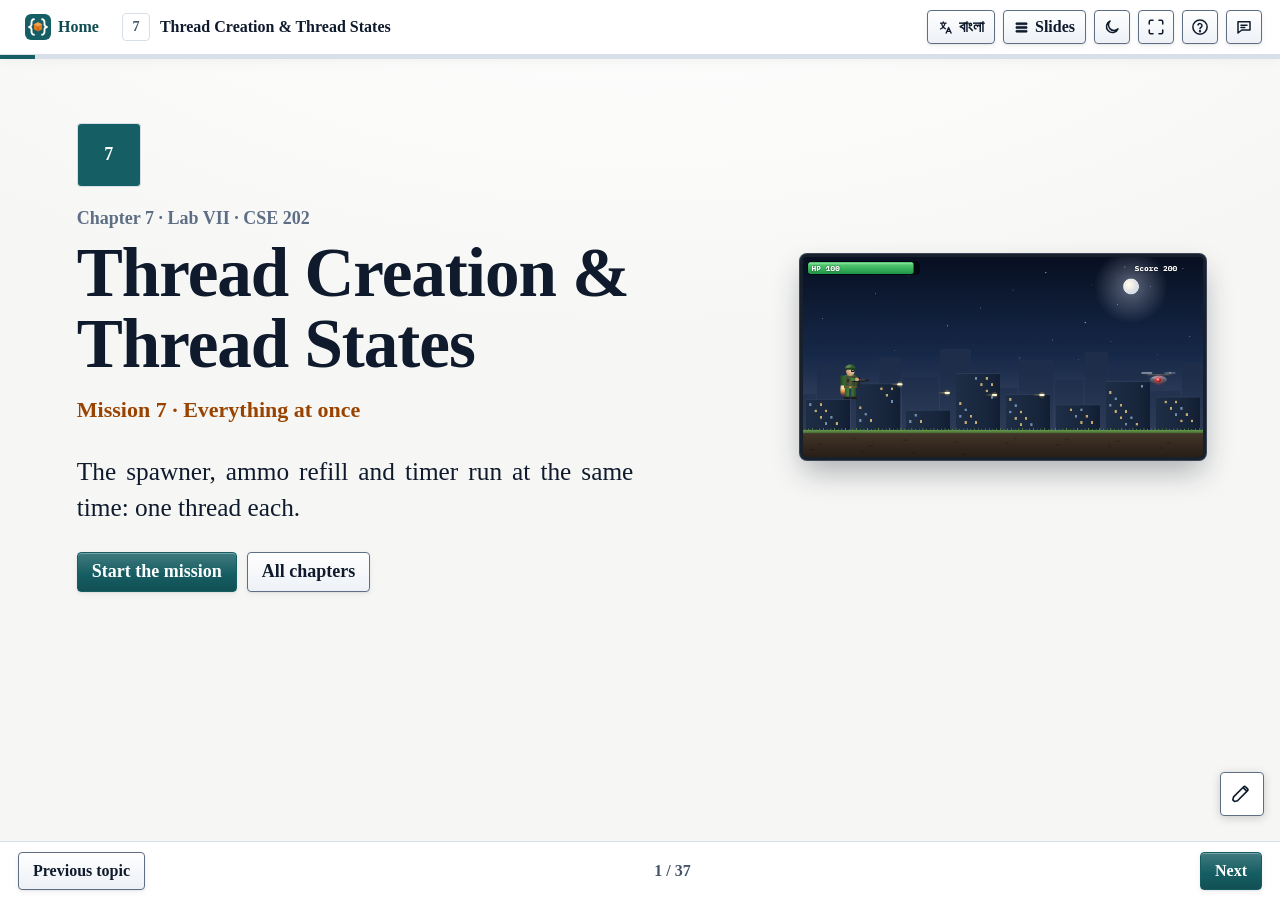
<file: labs/07-threads.html>
<!DOCTYPE html>
<html lang="en">
<head>
<meta charset="utf-8">
<meta name="viewport" content="width=device-width, initial-scale=1">
<meta name="description" content="The spawner, ammo refill and timer run at the same time: one thread each.">
<meta name="keywords" content="java thread, runnable, start vs run, thread states, sleep, join, synchronized, lab, java game, game programming, cse 202, object oriented programming lab">
<meta name="author" content="Object Oriented Programming Lab Notes">
<meta name="robots" content="index, follow, max-image-preview:large">
<meta name="theme-color" content="#155E63">
<link rel="canonical" href="https://ayan-1829.github.io/CSE-202-Object-Oriented-Programming-Lab/labs/07-threads.html">
<link rel="icon" type="image/svg+xml" href="../img/logo-mark.svg">
<link rel="icon" type="image/png" sizes="32x32" href="../img/favicon-32.png">
<link rel="icon" type="image/png" sizes="16x16" href="../img/favicon-16.png">
<link rel="apple-touch-icon" href="../img/apple-touch-icon.png">
<link rel="manifest" href="../site.webmanifest">
<meta property="og:type" content="article">
<meta property="og:site_name" content="Object Oriented Programming Lab (CSE 202)">
<meta property="og:title" content="Chapter 7: Thread Creation &amp; Thread States | OOP Lab (CSE 202)">
<meta property="og:description" content="The spawner, ammo refill and timer run at the same time: one thread each.">
<meta property="og:url" content="https://ayan-1829.github.io/CSE-202-Object-Oriented-Programming-Lab/labs/07-threads.html">
<meta property="og:locale" content="en_US">
<meta property="og:image" content="https://ayan-1829.github.io/CSE-202-Object-Oriented-Programming-Lab/img/og/07-threads.png?v=2">
<meta property="og:image:type" content="image/png">
<meta property="og:image:width" content="1200">
<meta property="og:image:height" content="630">
<meta property="og:image:alt" content="Chapter 7 of 10: Thread Creation &amp; Thread States – CSE 202 Object Oriented Programming Lab">
<meta name="twitter:card" content="summary_large_image">
<meta name="twitter:title" content="Chapter 7: Thread Creation &amp; Thread States | OOP Lab (CSE 202)">
<meta name="twitter:description" content="The spawner, ammo refill and timer run at the same time: one thread each.">
<meta name="twitter:image" content="https://ayan-1829.github.io/CSE-202-Object-Oriented-Programming-Lab/img/og/07-threads.png?v=2">
<meta name="twitter:image:alt" content="Chapter 7 of 10: Thread Creation &amp; Thread States – CSE 202 Object Oriented Programming Lab">
<script type="application/ld+json">{"@context": "https://schema.org", "@type": "LearningResource", "name": "Thread Creation & Thread States", "description": "The spawner, ammo refill and timer run at the same time: one thread each.", "position": 7, "educationalLevel": "Undergraduate", "learningResourceType": "Lab session slides", "inLanguage": "en", "numberOfItems": 37, "isAccessibleForFree": true, "url": "https://ayan-1829.github.io/CSE-202-Object-Oriented-Programming-Lab/labs/07-threads.html", "image": "https://ayan-1829.github.io/CSE-202-Object-Oriented-Programming-Lab/img/og/07-threads.png", "isPartOf": {"@type": "Course", "name": "Object Oriented Programming Lab", "courseCode": "CSE 202", "url": "https://ayan-1829.github.io/CSE-202-Object-Oriented-Programming-Lab/"}}</script>
<title>Chapter 7: Thread Creation &amp; Thread States | OOP Lab (CSE 202)</title>
<link rel="preconnect" href="https://fonts.googleapis.com">
<link rel="preconnect" href="https://fonts.gstatic.com" crossorigin>
<link href="https://fonts.googleapis.com/css2?family=IBM+Plex+Mono:wght@400;500;600&display=swap" rel="stylesheet">
<link rel="stylesheet" href="../css/style.css">
<link rel="stylesheet" href="../css/lab.css">
<link rel="stylesheet" href="../css/game.css">
</head>
<body class="deck-page">
<div class="sr-only" id="live" aria-live="polite"></div>
<header class="deck-bar">
  <a class="home-link" href="../index.html" aria-label="Home: all chapters"><img src="../img/logo-mark.svg" alt="" width="26" height="26"><span>Home</span></a>
  <div class="deck-title"><span class="badge">7</span><span>Thread Creation &amp; Thread States</span></div>
  <div class="deck-actions">
    <button type="button" class="btn sm" id="btn-menu" aria-expanded="false" aria-controls="slide-menu" aria-label="Slides"><svg class="btn-ic" viewBox="0 0 24 24" fill="currentColor" stroke="none" aria-hidden="true"><rect x="3" y="4.5" width="18" height="3" rx="1"></rect><rect x="3" y="10.5" width="18" height="3" rx="1"></rect><rect x="3" y="16.5" width="18" height="3" rx="1"></rect></svg><span>Slides</span></button>
    <button type="button" class="btn sm" id="btn-theme" aria-pressed="false" aria-label="Toggle dark mode"><svg class="btn-ic" viewBox="0 0 24 24" fill="none" stroke-width="2" stroke-linecap="round" stroke-linejoin="round" aria-hidden="true"><path d="M20 14.5A8 8 0 1 1 9.5 4a6.5 6.5 0 0 0 10.5 10.5Z"></path></svg><span>Dark mode</span></button>
    <button type="button" class="btn sm" id="btn-fs" aria-pressed="false" aria-label="Full screen"><svg class="btn-ic" viewBox="0 0 24 24" fill="none" stroke-width="2" stroke-linecap="round" stroke-linejoin="round" aria-hidden="true"><path d="M8 3H5a2 2 0 0 0-2 2v3M16 3h3a2 2 0 0 1 2 2v3M8 21H5a2 2 0 0 1-2-2v-3M16 21h3a2 2 0 0 0 2-2v-3"></path></svg><span>Full screen</span></button>
  </div>
</header>
<div class="deck-progress"><i id="progress-fill"></i></div>
<main class="deck" id="deck">
<section class="slide title-slide" data-title="Thread Creation &amp; Thread States" aria-label="Thread Creation &amp; Thread States" tabindex="-1"><div class="slide-inner">
<div class="topic-art g-title-art" data-demo="g-title" data-ch="7" aria-hidden="true"></div>
<span class="badge big">7</span>
<p class="kicker">Chapter 7 · Lab VII · CSE 202</p>
<h1>Thread Creation & Thread States</h1>
<p class="g-mission">Mission 7 · Everything at once</p>
<p class="lead">The spawner, ammo refill and timer run at the same time: one thread each.</p>
<div class="row"><a class="btn pri" href="#s=2">Start the mission</a><a class="btn" href="../index.html">All chapters</a></div>
</div></section>
<section class="slide " data-title="Your mission" aria-label="Your mission" tabindex="-1"><div class="slide-inner">
<p class="kicker">Mission 7 · Everything at once</p><h2>Your mission</h2><div class="hook"><p class="q">Drones keep spawning, the timer keeps ticking, ammo keeps refilling — and the player is still shooting. One program, four jobs, all at the same time.</p><p>Give each job its own <b>thread</b>. <code>EnemySpawner</code>, <code>AmmoRegen</code> and <code>Timer</code> run side by side, and <code>main</code> waits for them with <code>join()</code>.</p></div>
</div></section>
<section class="slide " data-title="Chapter at a glance" aria-label="Chapter at a glance" tabindex="-1"><div class="slide-inner">
<p class="kicker">Chapter 7 of 10</p><h2>Chapter at a glance</h2><div class="cols wl"><div><h3>After this chapter you can</h3><ul class=""><li>Explain process and thread with the game’s three background jobs</li><li>Create threads by extending Thread, by implementing Runnable and with a lambda</li><li>Explain why start() is needed and run() alone is just a method call</li><li>Name the thread states and see them with getState()</li><li>Use sleep() and join()</li></ul></div>
<div><h3>Before you start</h3><ul class=""><li>Chapters 2–6: classes, interfaces and exceptions (InterruptedException is checked)</li></ul></div></div>
<p class="note-line"><b>What is marked:</b> the 3 lab tasks (show them during the lab) and the 2 report exercises. The game tasks are practice.</p>
</div></section>
<section class="slide " data-title="Contents" aria-label="Contents" tabindex="-1"><div class="slide-inner">
<p class="kicker">Chapter 7 of 10</p><h2>Contents</h2><p class="muted">Select a part to jump to it.</p><ol class="outline-list"><li><a href="#s=5">Today’s build: the game program</a></li><li><a href="#s=6">The topics: the idea, then the game</a></li><li><a href="#s=22">Run the game</a></li><li><a href="#s=23">Game practice tasks</a></li><li><a href="#s=26">Lab tasks</a></li><li><a href="#s=31">Lab report exercises</a></li><li><a href="#s=34">Viva questions and quiz</a></li></ol>
</div></section>
<section class="slide " data-title="Today’s build" aria-label="Today’s build" tabindex="-1"><div class="slide-inner">
<p class="kicker">Build the game · Chapter 7</p><h2>Today’s build</h2><ul class="pts"><li>Three files: <code>EnemySpawner</code> extends Thread, <code>AmmoRegen</code> implements Runnable, and <code>ThreadDemo</code> starts them, plus a third thread written as a lambda.</li></ul>
<div class="cols wl"><div><h3>What the program does</h3><ol class="flow"><li>Create the spawner, the ammo regen and the timer threads</li><li>Print the spawner’s state before start(): NEW</li><li>Start all three; main checks the spawner while it sleeps</li><li>join() all three, then print TERMINATED and the final ammo</li><li>Call run() directly to show that no new thread is made</li></ol></div><div><h3>Files</h3><ul class="g-files"><li><code>EnemySpawner.java</code> <span class="muted">(24 lines)</span></li><li><code>AmmoRegen.java</code> <span class="muted">(27 lines)</span></li><li><code>ThreadDemo.java</code> <span class="muted">(44 lines)</span></li></ul><p class="muted">95 lines in all. Each topic below shows the part of the program that uses it.</p></div></div>
</div></section>
<section class="slide " data-title="What is a thread?" aria-label="What is a thread?" tabindex="-1"><div class="slide-inner">
<p class="kicker">Topic 1 of 6</p><h2>What is a thread?</h2><div class="g-ingame"><div>In the game:</div><div>Three jobs, three threads</div></div><ul class="pts big-list"><li>A <b>thread</b> is one path of execution: one list of steps being run.</li><li>A program starts with one thread, <code>main</code>.</li><li>More threads let several jobs run at the same time.</li></ul>
</div></section>
<section class="slide " data-title="Three jobs, three threads" aria-label="Three jobs, three threads" tabindex="-1"><div class="slide-inner">
<p class="kicker">Topic 1 of 6 · in the game</p><h2>Three jobs, three threads</h2><div data-demo="g-threads"></div>
</div></section>
<section class="slide " data-title="Process and thread" aria-label="Process and thread" tabindex="-1"><div class="slide-inner">
<p class="kicker">Topic 2 of 6</p><h2>Process and thread</h2><ul class="pts big-list"><li>A <b>process</b> is a running program with its own memory (a browser, a music player).</li><li>A process holds one or more <b>threads</b> that share its memory.</li><li>Threads are cheaper to make than processes, but must share carefully.</li></ul>
</div></section>
<section class="slide " data-title="Process and thread" aria-label="Process and thread" tabindex="-1"><div class="slide-inner">
<p class="kicker">Topic 2 of 6 · in the game</p><h2>Process and thread</h2><div data-demo="g-threadmem"></div>
</div></section>
<section class="slide " data-title="Creating a thread" aria-label="Creating a thread" tabindex="-1"><div class="slide-inner">
<p class="kicker">Topic 3 of 6</p><h2>Creating a thread</h2><div class="g-ingame"><div>In the game:</div><div>Two ways to create a thread</div></div><div class="g-codeside"><pre class="code small-code">// 1. extend Thread
public class EnemySpawner extends Thread {
    @Override public void run() { … }
}
new EnemySpawner(3).start();

// 2. implement Runnable and hand it to a Thread
public class AmmoRegen implements Runnable {
    @Override public void run() { … }
}
new Thread(new AmmoRegen(10), &quot;AmmoRegen&quot;).start();

// 3. a lambda is a short Runnable
new Thread(() -&gt; System.out.println(&quot;[Timer] GO!&quot;), &quot;Timer&quot;).start();</pre><ul class="pts"><li><b>Way 1</b>: extend <code>Thread</code> and override <code>run()</code>.</li><li><b>Way 2</b>: implement <code>Runnable</code> and pass it to <code>new Thread(…)</code>.</li><li>Way 2 leaves your class free to extend something else.</li><li>Extending Thread uses up the one superclass a class can have.</li></ul></div>
</div></section>
<section class="slide " data-title="EnemySpawner: extending Thread" aria-label="EnemySpawner: extending Thread" tabindex="-1"><div style="zoom:0.94;" class="slide-inner">
<p class="kicker">Topic 3 of 6 · our game program · 1 of 4 · <span class="walk-file">EnemySpawner.java</span></p><h2>EnemySpawner: extending Thread</h2><div class="walk-side g-walk"><pre class="code walk-code">// Way 1: extend Thread and override run()
public class EnemySpawner extends Thread {
    private final int count;

    public EnemySpawner(int count) {
        super(&quot;Spawner&quot;);                   // the thread&#x27;s name
        this.count = count;
    }

    @Override
    public void run() {
        String me = Thread.currentThread().getName();
        for (int i = 1; i &lt;= count; i++) {
            System.out.println(&quot;[&quot; + me + &quot;] spawned Drone-&quot; + i);
            try {
                Thread.sleep(300);          // TIMED_WAITING while asleep
            } catch (InterruptedException e) {
                System.out.println(&quot;[&quot; + me + &quot;] interrupted, stopping&quot;);
                return;
            }
        }
        System.out.println(&quot;[&quot; + me + &quot;] wave complete&quot;);
    }
}</pre><ul class="walk-notes"><li>The constructor names the thread with <code>super("Spawner")</code>.</li><li>run() spawns, prints and sleeps 300 ms each time.</li><li>Interruption ends it early.</li></ul></div>
</div></section>
<section class="slide " data-title="AmmoRegen: implementing Runnable" aria-label="AmmoRegen: implementing Runnable" tabindex="-1"><div class="slide-inner">
<p class="kicker">Topic 3 of 6 · our game program · 2 of 4 · <span class="walk-file">AmmoRegen.java</span></p><h2>AmmoRegen: implementing Runnable</h2><pre class="code walk-code">// Way 2: implement Runnable and hand the task to a Thread
public class AmmoRegen implements Runnable {
    private int ammo;

    public AmmoRegen(int ammo) {
        this.ammo = ammo;
    }</pre><ul class="walk-notes"><li>A plain class: the Thread that runs it is made in main.</li><li>It keeps the superclass free: it could still extend something else.</li></ul>
</div></section>
<section class="slide " data-title="AmmoRegen: the run() method" aria-label="AmmoRegen: the run() method" tabindex="-1"><div class="slide-inner">
<p class="kicker">Topic 3 of 6 · our game program · 3 of 4 · <span class="walk-file">AmmoRegen.java</span></p><h2>AmmoRegen: the run() method</h2><div class="walk-side g-walk"><pre class="code walk-code">@Override
public void run() {
    String me = Thread.currentThread().getName();
    for (int i = 1; i &lt;= 3; i++) {
        ammo += 5;
        System.out.println(&quot;[&quot; + me + &quot;] +5 ammo -&gt; &quot; + ammo);
        try {
            Thread.sleep(450);
        } catch (InterruptedException e) {
            return;
        }
    }
    System.out.println(&quot;[&quot; + me + &quot;] clip full&quot;);
}

public int getAmmo() {
    return ammo;
}</pre><ul class="walk-notes"><li><code>Thread.currentThread().getName()</code> tells it which thread is running it.</li><li>getAmmo() lets main read the result after join().</li></ul></div>
</div></section>
<section class="slide " data-title="Creating the threads" aria-label="Creating the threads" tabindex="-1"><div class="slide-inner">
<p class="kicker">Topic 3 of 6 · our game program · 4 of 4 · <span class="walk-file">ThreadDemo.java</span></p><h2>Creating the threads</h2><div class="walk-side g-walk"><pre class="code walk-code">System.out.println(&quot;=== Creating three game threads ===&quot;);
EnemySpawner spawner = new EnemySpawner(3);
AmmoRegen regen = new AmmoRegen(10);
Thread regenThread = new Thread(regen, &quot;AmmoRegen&quot;);

// Way 3: a lambda is a short Runnable
Thread timer = new Thread(() -&gt; {
    for (int s = 3; s &gt;= 1; s--) {
        System.out.println(&quot;[Timer] &quot; + s + &quot;...&quot;);
        try {
            Thread.sleep(400);
        } catch (InterruptedException e) {
            return;
        }
    }
    System.out.println(&quot;[Timer] GO!&quot;);
}, &quot;Timer&quot;);

System.out.println(&quot;spawner state before start(): &quot; + spawner.getState());</pre><ul class="walk-notes"><li>The lambda is a Runnable written in place.</li><li>Before start(), getState() is NEW.</li></ul></div>
</div></section>
<section class="slide " data-title="start() or run()?" aria-label="start() or run()?" tabindex="-1"><div class="slide-inner">
<p class="kicker">Topic 4 of 6</p><h2>start() or run()?</h2><div class="g-codeside"><pre class="code small-code">spawner.start();   // a NEW thread runs run()

direct.run();      // no new thread: main runs it like any method
                   // prints [main] spawned Drone-1</pre><ul class="pts"><li><code>start()</code> creates a new thread, which then calls <code>run()</code>.</li><li>Calling <code>run()</code> yourself is a normal method call on the same thread.</li><li>A thread can be started only once.</li><li><code>start()</code> asks the JVM for a new thread, which then calls <code>run()</code>.</li></ul></div>
</div></section>
<section class="slide " data-title="run() is just a method call" aria-label="run() is just a method call" tabindex="-1"><div class="slide-inner">
<p class="kicker">Topic 4 of 6 · our game program · 1 of 1 · <span class="walk-file">ThreadDemo.java</span></p><h2>run() is just a method call</h2><pre class="code walk-code wide">System.out.println(&quot;\n=== run() is just a method call ===&quot;);
EnemySpawner direct = new EnemySpawner(1);
direct.run();                       // no new thread: runs inside main
System.out.println(&quot;direct state: &quot; + direct.getState() + &quot; (it never started)&quot;);</pre><ul class="walk-notes"><li>The output says [main]: no new thread ran it.</li><li>The object stays NEW: it was never started.</li></ul>
</div></section>
<section class="slide " data-title="Thread states" aria-label="Thread states" tabindex="-1"><div class="slide-inner">
<p class="kicker">Topic 5 of 6</p><h2>Thread states</h2><ul class="pts big-list"><li><code>NEW</code>: created, not started. <code>RUNNABLE</code>: running or ready to run.</li><li><code>TIMED_WAITING</code> / <code>WAITING</code> / <code>BLOCKED</code>: paused for a reason.</li><li><code>TERMINATED</code>: <code>run()</code> has finished.</li></ul>
</div></section>
<section class="slide " data-title="Thread states" aria-label="Thread states" tabindex="-1"><div class="slide-inner">
<p class="kicker">Topic 5 of 6 · in the game</p><h2>Thread states</h2><div data-demo="g-states"></div>
</div></section>
<section class="slide " data-title="sleep() and join()" aria-label="sleep() and join()" tabindex="-1"><div class="slide-inner">
<p class="kicker">Topic 6 of 6</p><h2>sleep() and join()</h2><div class="g-codeside"><pre class="code small-code">Thread.sleep(300);        // pause this thread for 300 ms
                          // throws InterruptedException (checked)

spawner.join();           // main waits here until the spawner ends
regenThread.join();
timer.join();
System.out.println(spawner.getState());   // TERMINATED</pre><ul class="pts"><li><code>Thread.sleep(ms)</code> pauses the current thread.</li><li><code>t.join()</code> makes the current thread wait until <code>t</code> finishes.</li><li>Both can throw the checked <code>InterruptedException</code>.</li><li>sleep() gives other threads a turn and slows a job down.</li></ul></div>
</div></section>
<section class="slide " data-title="Starting and joining" aria-label="Starting and joining" tabindex="-1"><div class="slide-inner">
<p class="kicker">Topic 6 of 6 · our game program · 1 of 1 · <span class="walk-file">ThreadDemo.java</span></p><h2>Starting and joining</h2><div class="walk-side g-walk"><pre class="code walk-code wide">System.out.println(&quot;\n=== start(): all three run at the same time ===&quot;);
spawner.start();
regenThread.start();
timer.start();
Thread.sleep(100);
System.out.println(&quot;[main] spawner state while sleeping: &quot; + spawner.getState());

// join(): main waits here until each thread has finished
spawner.join();
regenThread.join();
timer.join();
System.out.println(&quot;[main] all threads finished&quot;);
System.out.println(&quot;spawner state after join(): &quot; + spawner.getState());
System.out.println(&quot;ammo after regen: &quot; + regen.getAmmo());</pre><ul class="walk-notes"><li>After start(), all three run at once.</li><li>main sleeps 100 ms and peeks: the spawner is sleeping too.</li><li>join() waits; then the states are TERMINATED.</li></ul></div>
</div></section>
<section class="slide " data-title="The complete game program" aria-label="The complete game program" tabindex="-1"><div class="slide-inner">
<p class="kicker">Build the game · 3 files</p><h2>The complete game program</h2><div class="codeview"><pre class="code small-code" data-file="EnemySpawner.java">// Way 1: extend Thread and override run()
public class EnemySpawner extends Thread {
    private final int count;

    public EnemySpawner(int count) {
        super(&quot;Spawner&quot;);                   // the thread&#x27;s name
        this.count = count;
    }

    @Override
    public void run() {
        String me = Thread.currentThread().getName();
        for (int i = 1; i &lt;= count; i++) {
            System.out.println(&quot;[&quot; + me + &quot;] spawned Drone-&quot; + i);
            try {
                Thread.sleep(300);          // TIMED_WAITING while asleep
            } catch (InterruptedException e) {
                System.out.println(&quot;[&quot; + me + &quot;] interrupted, stopping&quot;);
                return;
            }
        }
        System.out.println(&quot;[&quot; + me + &quot;] wave complete&quot;);
    }
}</pre><pre class="code small-code" data-file="AmmoRegen.java">// Way 2: implement Runnable and hand the task to a Thread
public class AmmoRegen implements Runnable {
    private int ammo;

    public AmmoRegen(int ammo) {
        this.ammo = ammo;
    }

    @Override
    public void run() {
        String me = Thread.currentThread().getName();
        for (int i = 1; i &lt;= 3; i++) {
            ammo += 5;
            System.out.println(&quot;[&quot; + me + &quot;] +5 ammo -&gt; &quot; + ammo);
            try {
                Thread.sleep(450);
            } catch (InterruptedException e) {
                return;
            }
        }
        System.out.println(&quot;[&quot; + me + &quot;] clip full&quot;);
    }

    public int getAmmo() {
        return ammo;
    }
}</pre><pre class="code small-code" data-file="ThreadDemo.java">public class ThreadDemo {
    public static void main(String[] args) throws InterruptedException {

        System.out.println(&quot;=== Creating three game threads ===&quot;);
        EnemySpawner spawner = new EnemySpawner(3);
        AmmoRegen regen = new AmmoRegen(10);
        Thread regenThread = new Thread(regen, &quot;AmmoRegen&quot;);

        // Way 3: a lambda is a short Runnable
        Thread timer = new Thread(() -&gt; {
            for (int s = 3; s &gt;= 1; s--) {
                System.out.println(&quot;[Timer] &quot; + s + &quot;...&quot;);
                try {
                    Thread.sleep(400);
                } catch (InterruptedException e) {
                    return;
                }
            }
            System.out.println(&quot;[Timer] GO!&quot;);
        }, &quot;Timer&quot;);

        System.out.println(&quot;spawner state before start(): &quot; + spawner.getState());

        System.out.println(&quot;\n=== start(): all three run at the same time ===&quot;);
        spawner.start();
        regenThread.start();
        timer.start();
        Thread.sleep(100);
        System.out.println(&quot;[main] spawner state while sleeping: &quot; + spawner.getState());

        // join(): main waits here until each thread has finished
        spawner.join();
        regenThread.join();
        timer.join();
        System.out.println(&quot;[main] all threads finished&quot;);
        System.out.println(&quot;spawner state after join(): &quot; + spawner.getState());
        System.out.println(&quot;ammo after regen: &quot; + regen.getAmmo());

        System.out.println(&quot;\n=== run() is just a method call ===&quot;);
        EnemySpawner direct = new EnemySpawner(1);
        direct.run();                       // no new thread: runs inside main
        System.out.println(&quot;direct state: &quot; + direct.getState() + &quot; (it never started)&quot;);
    }
}</pre></div><p class="muted">Save every file in one folder, then compile and run: <code>javac *.java</code> → <code>java ThreadDemo</code></p>
</div></section>
<section class="slide " data-title="Expected output" aria-label="Expected output" tabindex="-1"><div style="zoom:0.91;" class="slide-inner">
<p class="kicker">Run the game</p><h2>Expected output</h2><div data-demo="g-run" data-cmd="java ThreadDemo" data-steps="[{&quot;o&quot;:&quot;=== Creating three game threads ===&quot;,&quot;f&quot;:[[0,4]]},{&quot;o&quot;:&quot;spawner state before start(): NEW&quot;,&quot;f&quot;:[[0,22]]},{&quot;o&quot;:&quot;&quot;,&quot;f&quot;:[[0,24]]},{&quot;o&quot;:&quot;=== start(): all three run at the same time ===&quot;,&quot;f&quot;:[[0,24]]},{&quot;o&quot;:&quot;[Spawner] spawned Drone-1&quot;,&quot;f&quot;:[[1,14]]},{&quot;o&quot;:&quot;[AmmoRegen] +5 ammo -&gt; 15&quot;,&quot;f&quot;:[[2,14]]},{&quot;o&quot;:&quot;[Timer] 3...&quot;,&quot;f&quot;:[[0,12]]},{&quot;o&quot;:&quot;[main] spawner state while sleeping: TIMED_WAITING&quot;,&quot;f&quot;:[[0,29]]},{&quot;o&quot;:&quot;[Spawner] spawned Drone-2&quot;,&quot;f&quot;:[[1,14]]},{&quot;o&quot;:&quot;[Timer] 2...&quot;,&quot;f&quot;:[[0,12]]},{&quot;o&quot;:&quot;[AmmoRegen] +5 ammo -&gt; 20&quot;,&quot;f&quot;:[[2,14]]},{&quot;o&quot;:&quot;[Spawner] spawned Drone-3&quot;,&quot;f&quot;:[[1,14]]},{&quot;o&quot;:&quot;[Timer] 1...&quot;,&quot;f&quot;:[[0,12]]},{&quot;o&quot;:&quot;[AmmoRegen] +5 ammo -&gt; 25&quot;,&quot;f&quot;:[[2,14]]},{&quot;o&quot;:&quot;[Spawner] wave complete&quot;,&quot;f&quot;:[[1,22]]},{&quot;o&quot;:&quot;[Timer] GO!&quot;,&quot;f&quot;:[[0,19]]},{&quot;o&quot;:&quot;[AmmoRegen] clip full&quot;,&quot;f&quot;:[[2,21]]},{&quot;o&quot;:&quot;[main] all threads finished&quot;,&quot;f&quot;:[[0,35]]},{&quot;o&quot;:&quot;spawner state after join(): TERMINATED&quot;,&quot;f&quot;:[[0,36]]},{&quot;o&quot;:&quot;ammo after regen: 25&quot;,&quot;f&quot;:[[0,37]]},{&quot;o&quot;:&quot;&quot;,&quot;f&quot;:[[0,39]]},{&quot;o&quot;:&quot;=== run() is just a method call ===&quot;,&quot;f&quot;:[[0,39]]},{&quot;o&quot;:&quot;[main] spawned Drone-1&quot;,&quot;f&quot;:[[1,14],[0,41]]},{&quot;o&quot;:&quot;[main] wave complete&quot;,&quot;f&quot;:[[1,22],[0,41]]},{&quot;o&quot;:&quot;direct state: NEW (it never started)&quot;,&quot;f&quot;:[[0,42]]}]"><pre class="run-file" data-file="ThreadDemo.java" hidden>public class ThreadDemo {
    public static void main(String[] args) throws InterruptedException {

        System.out.println(&quot;=== Creating three game threads ===&quot;);
        EnemySpawner spawner = new EnemySpawner(3);
        AmmoRegen regen = new AmmoRegen(10);
        Thread regenThread = new Thread(regen, &quot;AmmoRegen&quot;);

        // Way 3: a lambda is a short Runnable
        Thread timer = new Thread(() -&gt; {
            for (int s = 3; s &gt;= 1; s--) {
                System.out.println(&quot;[Timer] &quot; + s + &quot;...&quot;);
                try {
                    Thread.sleep(400);
                } catch (InterruptedException e) {
                    return;
                }
            }
            System.out.println(&quot;[Timer] GO!&quot;);
        }, &quot;Timer&quot;);

        System.out.println(&quot;spawner state before start(): &quot; + spawner.getState());

        System.out.println(&quot;\n=== start(): all three run at the same time ===&quot;);
        spawner.start();
        regenThread.start();
        timer.start();
        Thread.sleep(100);
        System.out.println(&quot;[main] spawner state while sleeping: &quot; + spawner.getState());

        // join(): main waits here until each thread has finished
        spawner.join();
        regenThread.join();
        timer.join();
        System.out.println(&quot;[main] all threads finished&quot;);
        System.out.println(&quot;spawner state after join(): &quot; + spawner.getState());
        System.out.println(&quot;ammo after regen: &quot; + regen.getAmmo());

        System.out.println(&quot;\n=== run() is just a method call ===&quot;);
        EnemySpawner direct = new EnemySpawner(1);
        direct.run();                       // no new thread: runs inside main
        System.out.println(&quot;direct state: &quot; + direct.getState() + &quot; (it never started)&quot;);
    }
}</pre><pre class="run-file" data-file="EnemySpawner.java" hidden>// Way 1: extend Thread and override run()
public class EnemySpawner extends Thread {
    private final int count;

    public EnemySpawner(int count) {
        super(&quot;Spawner&quot;);                   // the thread&#x27;s name
        this.count = count;
    }

    @Override
    public void run() {
        String me = Thread.currentThread().getName();
        for (int i = 1; i &lt;= count; i++) {
            System.out.println(&quot;[&quot; + me + &quot;] spawned Drone-&quot; + i);
            try {
                Thread.sleep(300);          // TIMED_WAITING while asleep
            } catch (InterruptedException e) {
                System.out.println(&quot;[&quot; + me + &quot;] interrupted, stopping&quot;);
                return;
            }
        }
        System.out.println(&quot;[&quot; + me + &quot;] wave complete&quot;);
    }
}</pre><pre class="run-file" data-file="AmmoRegen.java" hidden>// Way 2: implement Runnable and hand the task to a Thread
public class AmmoRegen implements Runnable {
    private int ammo;

    public AmmoRegen(int ammo) {
        this.ammo = ammo;
    }

    @Override
    public void run() {
        String me = Thread.currentThread().getName();
        for (int i = 1; i &lt;= 3; i++) {
            ammo += 5;
            System.out.println(&quot;[&quot; + me + &quot;] +5 ammo -&gt; &quot; + ammo);
            try {
                Thread.sleep(450);
            } catch (InterruptedException e) {
                return;
            }
        }
        System.out.println(&quot;[&quot; + me + &quot;] clip full&quot;);
    }

    public int getAmmo() {
        return ammo;
    }
}</pre></div><p class="note-line">The threads run at the same time, so lines that happen together (the first three after start(), for example) can come out in a different order on your machine.</p>
</div></section>
<section class="slide " data-title="Game task 1: A music thread" aria-label="Game task 1: A music thread" tabindex="-1"><div class="slide-inner">
<p class="kicker">Game practice · 1 of 3</p><h2>Game task 1: A music thread</h2><div class="ex task g-task"><div class="qq">Background music while the game runs.</div>
<div class="chk-head"><span>Requirements</span><span class="chk-count"></span></div><ul class="chk-list"><li><input type="checkbox" id="g7t0r0" data-key="g7t0r0"><label for="g7t0r0">A Runnable <code>MusicPlayer</code> that prints "♪ beat 1" … "♪ beat 6", one every 250 ms</label></li><li><input type="checkbox" id="g7t0r1" data-key="g7t0r1"><label for="g7t0r1">Start it together with the other three threads</label></li><li><input type="checkbox" id="g7t0r2" data-key="g7t0r2"><label for="g7t0r2">join() it in main as well</label></li><li><input type="checkbox" id="g7t0r3" data-key="g7t0r3"><label for="g7t0r3">Print its state before start, while running and after join</label></li></ul><details class="reveal"><summary>Show a hint</summary><div class="ans">Print the state right after start() and again after a short <code>Thread.sleep</code> in main to catch it sleeping.</div></details></div>
</div></section>
<section class="slide " data-title="Game task 2: Stop the spawner early" aria-label="Game task 2: Stop the spawner early" tabindex="-1"><div class="slide-inner">
<p class="kicker">Game practice · 2 of 3</p><h2>Game task 2: Stop the spawner early</h2><div class="ex task g-task"><div class="qq">interrupt() a thread.</div>
<div class="chk-head"><span>Requirements</span><span class="chk-count"></span></div><ul class="chk-list"><li><input type="checkbox" id="g7t1r0" data-key="g7t1r0"><label for="g7t1r0">Give the spawner 10 drones instead of 3</label></li><li><input type="checkbox" id="g7t1r1" data-key="g7t1r1"><label for="g7t1r1">In main, sleep 700 ms and then call <code>spawner.interrupt()</code></label></li><li><input type="checkbox" id="g7t1r2" data-key="g7t1r2"><label for="g7t1r2">Show that the spawner prints its "interrupted" message and stops</label></li><li><input type="checkbox" id="g7t1r3" data-key="g7t1r3"><label for="g7t1r3">Print how many drones it spawned</label></li></ul><details class="reveal"><summary>Show a hint</summary><div class="ans">interrupt() wakes a sleeping thread with an InterruptedException, which EnemySpawner already catches.</div></details></div>
</div></section>
<section class="slide " data-title="Game task 3: Priorities and names" aria-label="Game task 3: Priorities and names" tabindex="-1"><div class="slide-inner">
<p class="kicker">Game practice · 3 of 3</p><h2>Game task 3: Priorities and names</h2><div class="ex task g-task"><div class="qq">Look at the threads from inside.</div>
<div class="chk-head"><span>Requirements</span><span class="chk-count"></span></div><ul class="chk-list"><li><input type="checkbox" id="g7t2r0" data-key="g7t2r0"><label for="g7t2r0">Give each thread a clear name</label></li><li><input type="checkbox" id="g7t2r1" data-key="g7t2r1"><label for="g7t2r1">Set the timer’s priority with <code>setPriority(Thread.MAX_PRIORITY)</code></label></li><li><input type="checkbox" id="g7t2r2" data-key="g7t2r2"><label for="g7t2r2">Inside each run(), print the thread’s name and priority</label></li><li><input type="checkbox" id="g7t2r3" data-key="g7t2r3"><label for="g7t2r3">Explain in a comment why the output order still changes from run to run</label></li></ul><details class="reveal"><summary>Show a hint</summary><div class="ans">Priority is only a hint to the scheduler; it does not guarantee an order.</div></details></div>
</div></section>
<section class="slide " data-title="Lab tasks" aria-label="Lab tasks" tabindex="-1"><div class="slide-inner">
<p class="kicker">Practice · lab tasks</p><h2>Lab tasks</h2>
<p>These tasks come from the lab manual. They start from its program, not from the game: save these files in one folder, then make the changes each task asks for.</p>
<ul class="g-files"><li><a href="../starter/lab07/Counter.java" download><code>Counter.java</code></a></li><li><a href="../starter/lab07/IncrementThread.java" download><code>IncrementThread.java</code></a></li><li><a href="../starter/lab07/DecrementRunnable.java" download><code>DecrementRunnable.java</code></a></li><li><a href="../starter/lab07/Lab7Demo.java" download><code>Lab7Demo.java</code></a></li></ul><p class="muted">Compile and run: <code>javac *.java</code> → <code>java Lab7Demo</code></p>
</div></section>
<section class="slide " data-title="Lab task 1: Implement a PrinterThread" aria-label="Lab task 1: Implement a PrinterThread" tabindex="-1"><div class="slide-inner">
<p class="kicker">Lab task 1 of 3</p><h2>Lab task 1: Implement a PrinterThread</h2><div class="ex task"><div class="qq">A thread that prints 1 to 10.</div>
<div class="chk-head"><span>Requirements</span><span class="chk-count"></span></div><ul class="chk-list"><li><input type="checkbox" id="l7t0r0" data-key="l7t0r0"><label for="l7t0r0">Extend <code>Thread</code></label></li><li><input type="checkbox" id="l7t0r1" data-key="l7t0r1"><label for="l7t0r1">Print 1–10, sleeping 200 ms after each number</label></li><li><input type="checkbox" id="l7t0r2" data-key="l7t0r2"><label for="l7t0r2">Create and start three PrinterThread objects</label></li><li><input type="checkbox" id="l7t0r3" data-key="l7t0r3"><label for="l7t0r3">Print <code>isAlive()</code> before and after <code>join()</code></label></li></ul><details class="reveal"><summary>Show a hint</summary><div class="ans">Give each thread a name with <code>super(name)</code> so the interleaved output is readable.</div></details></div>
</div></section>
<section class="slide " data-title="Lab task 2: Add reset() to Counter" aria-label="Lab task 2: Add reset() to Counter" tabindex="-1"><div class="slide-inner">
<p class="kicker">Lab task 2 of 3</p><h2>Lab task 2: Add reset() to Counter</h2><div class="ex task"><div class="qq">A synchronized reset that races with the workers.</div>
<div class="chk-head"><span>Requirements</span><span class="chk-count"></span></div><ul class="chk-list"><li><input type="checkbox" id="l7t1r0" data-key="l7t1r0"><label for="l7t1r0">Add <code>public synchronized void reset()</code> that sets value to 0</label></li><li><input type="checkbox" id="l7t1r1" data-key="l7t1r1"><label for="l7t1r1">Start two increment threads and one decrement thread</label></li><li><input type="checkbox" id="l7t1r2" data-key="l7t1r2"><label for="l7t1r2">Another thread calls reset() after a short delay</label></li><li><input type="checkbox" id="l7t1r3" data-key="l7t1r3"><label for="l7t1r3">Print the final value</label></li><li><input type="checkbox" id="l7t1r4" data-key="l7t1r4"><label for="l7t1r4">Explain why reset() must be synchronized</label></li></ul><details class="reveal"><summary>Show a hint</summary><div class="ans">Without synchronized, reset could run between another thread’s read and write of value.</div></details></div>
</div></section>
<section class="slide " data-title="Lab task 3: Demonstrate Thread.yield()" aria-label="Lab task 3: Demonstrate Thread.yield()" tabindex="-1"><div class="slide-inner">
<p class="kicker">Lab task 3 of 3</p><h2>Lab task 3: Demonstrate Thread.yield()</h2><div class="ex task"><div class="qq">Compare a thread that yields with one that does not.</div>
<div class="chk-head"><span>Requirements</span><span class="chk-count"></span></div><ul class="chk-list"><li><input type="checkbox" id="l7t2r0" data-key="l7t2r0"><label for="l7t2r0">One thread calls <code>Thread.yield()</code> in every iteration</label></li><li><input type="checkbox" id="l7t2r1" data-key="l7t2r1"><label for="l7t2r1">Another thread does not</label></li><li><input type="checkbox" id="l7t2r2" data-key="l7t2r2"><label for="l7t2r2">Run both and observe the output</label></li><li><input type="checkbox" id="l7t2r3" data-key="l7t2r3"><label for="l7t2r3">Measure time with <code>System.currentTimeMillis()</code></label></li><li><input type="checkbox" id="l7t2r4" data-key="l7t2r4"><label for="l7t2r4">Explain whether yield() guarantees a switch</label></li></ul><details class="reveal"><summary>Show a hint</summary><div class="ans">yield() is only a hint to the scheduler; the result can differ between machines and runs.</div></details></div>
</div></section>
<section class="slide " data-title="Show your work" aria-label="Show your work" tabindex="-1"><div class="slide-inner">
<p class="kicker">Lab tasks</p><h2>Show your work during the lab</h2><p>For each task, show the instructor:</p><ul class="big-list"><li>the source code</li><li>a successful compilation</li><li>the running output</li><li>a short explanation of the logic you used</li></ul>
</div></section>
<section class="slide " data-title="Report exercise 1" aria-label="Report exercise 1" tabindex="-1"><div class="slide-inner">
<p class="kicker">Lab report · exercise 1 of 2</p><h2>Countdown timer with cancellation</h2><div class="ex task report"><div class="qq">A countdown that runs in its own thread and can be cancelled.</div>
<div class="chk-head"><span>Requirements</span><span class="chk-count"></span></div><ul class="chk-list"><li><input type="checkbox" id="l7e0r0" data-key="l7e0r0"><label for="l7e0r0">CountdownTimer: <code>secondsRemaining</code>, <code>running</code>; start(), cancel(), getTimeRemaining()</label></li><li><input type="checkbox" id="l7e0r1" data-key="l7e0r1"><label for="l7e0r1">TimerThread implements Runnable: decrease every second with <code>Thread.sleep(1000)</code> and print the time</label></li><li><input type="checkbox" id="l7e0r2" data-key="l7e0r2"><label for="l7e0r2">Stop at zero, or early when cancel() is called</label></li><li><input type="checkbox" id="l7e0r3" data-key="l7e0r3"><label for="l7e0r3">main waits 3 seconds, cancels, joins and prints the remaining time</label></li></ul></div>
</div></section>
<section class="slide " data-title="Report exercise 2" aria-label="Report exercise 2" tabindex="-1"><div class="slide-inner">
<p class="kicker">Lab report · exercise 2 of 2</p><h2>Producer-consumer with a bounded buffer</h2><div class="ex task report"><div class="qq">One producer and two consumers sharing a fixed-size buffer.</div>
<div class="chk-head"><span>Requirements</span><span class="chk-count"></span></div><ul class="chk-list"><li><input type="checkbox" id="l7e1r0" data-key="l7e1r0"><label for="l7e1r0">BoundedBuffer: array, capacity, insert/remove positions, item count</label></li><li><input type="checkbox" id="l7e1r1" data-key="l7e1r1"><label for="l7e1r1">Synchronized <code>put(item)</code> and <code>take()</code></label></li><li><input type="checkbox" id="l7e1r2" data-key="l7e1r2"><label for="l7e1r2"><code>wait()</code> when full or empty; <code>notifyAll()</code> after each change</label></li><li><input type="checkbox" id="l7e1r3" data-key="l7e1r3"><label for="l7e1r3">Producer makes 1–20 (100 ms apart); consumers print items (150 ms apart)</label></li><li><input type="checkbox" id="l7e1r4" data-key="l7e1r4"><label for="l7e1r4">Start all threads, join them and print a completion message</label></li></ul></div>
</div></section>
<section class="slide " data-title="Writing the lab report" aria-label="Writing the lab report" tabindex="-1"><div class="slide-inner">
<p class="kicker">Lab report</p><h2>Writing the lab report</h2><ul class="big-list"><li>Problem statement and your design (classes, fields, methods)</li><li>Complete source code, formatted and commented</li><li>Sample output or screenshots for normal <b>and</b> edge cases</li><li>A short discussion: what each OOP concept did in your program</li></ul><div class="integrity"><h3>Academic integrity</h3><p>Copying from the internet, classmates, seniors or any other unauthorized source is strictly prohibited. Full marks may be deducted if plagiarism, copied work or academic dishonesty is detected. Complete the tasks, implementation, output analysis and report yourself.</p></div>
</div></section>
<section class="slide " data-title="Viva questions (1 of 2)" aria-label="Viva questions (1 of 2)" tabindex="-1"><div class="slide-inner">
<p class="kicker">Discussion</p><h2>Viva questions (1 of 2)</h2><div class="ex"><div class="qq">What is the difference between <code>spawner.start()</code> and <code>spawner.run()</code>?</div><details class="reveal"><summary>Show the answer</summary><div class="ans">start() creates a new thread that then calls run(). run() alone is an ordinary method call on the current thread.</div></details></div><div class="ex"><div class="qq">Why is implementing Runnable often better than extending Thread?</div><details class="reveal"><summary>Show the answer</summary><div class="ans">A class can extend only one class. Implementing Runnable keeps the superclass free and separates the job from the thread.</div></details></div>
</div></section>
<section class="slide " data-title="Viva questions (2 of 2)" aria-label="Viva questions (2 of 2)" tabindex="-1"><div class="slide-inner">
<p class="kicker">Discussion</p><h2>Viva questions (2 of 2)</h2><div class="ex"><div class="qq">What state is the spawner in while it sleeps, and after join() returns?</div><details class="reveal"><summary>Show the answer</summary><div class="ans">TIMED_WAITING while sleeping, TERMINATED after it has finished.</div></details></div><div class="ex"><div class="qq">Why can the first three lines after start() appear in a different order on each run?</div><details class="reveal"><summary>Show the answer</summary><div class="ans">All three threads are runnable at the same moment, and the scheduler decides which goes first.</div></details></div>
</div></section>
<section class="slide " data-title="Quiz" aria-label="Quiz" tabindex="-1"><div class="slide-inner">
<p class="kicker">Check yourself</p><h2>Quiz</h2><div><div class="quiz-host" data-quiz-key="game7"></div><script type="application/json" class="quiz-json">[{"q": "Which method makes a new thread begin running?", "o": ["run()", "start()", "join()", "sleep()"], "a": 1, "w": "start() creates the thread, which then calls run()."}, {"q": "A thread is inside <code>Thread.sleep(300)<\/code>. Its state is\u2026", "o": ["RUNNABLE", "BLOCKED", "TIMED_WAITING", "TERMINATED"], "a": 2, "w": "Sleeping with a time limit is TIMED_WAITING."}, {"q": "<code>spawner.join()<\/code> in main\u2026", "o": ["stops the spawner", "makes main wait until the spawner ends", "restarts the spawner", "joins two threads into one"], "a": 1, "w": "join waits for another thread to finish."}, {"q": "Runnable is\u2026", "o": ["a class", "an interface with one method, run()", "a thread state", "an exception"], "a": 1, "w": "That is why a lambda can stand in for it."}, {"q": "Before start() is called, a Thread object is\u2026", "o": ["RUNNABLE", "NEW", "WAITING", "TERMINATED"], "a": 1, "w": "NEW until started."}]</script></div>
</div></section>
<section class="slide " data-title="Summary" aria-label="Summary" tabindex="-1"><div class="slide-inner">
<p class="kicker">Mission debrief</p><h2>Summary</h2><ul class="sumlist"><li>A thread is one path of execution; several can run at once and share the game’s objects.</li><li>Create one by extending Thread, implementing Runnable, or with a lambda.</li><li>start() makes a new thread; run() alone does not.</li><li>States: NEW, RUNNABLE, BLOCKED, WAITING, TIMED_WAITING, TERMINATED.</li><li>sleep() pauses a thread; join() waits for one to finish.</li><li>Next mission: threads that share things safely.</li></ul><div class="nextcard"><a class="btn pri" href="08-synchronization-deadlock.html">Next: Mission 8 · Sharing safely</a><a class="btn" href="../index.html">All chapters</a></div>
</div></section>
</main>
<footer class="deck-foot">
  <button type="button" class="btn" id="prev">Previous</button>
  <span class="counter" id="counter">1 / 37</span>
  <button type="button" class="btn pri" id="next">Next</button>
</footer>
<aside id="slide-menu" hidden aria-label="Slide list"><div class="menu-head"><h3>Slides in this chapter</h3><button type="button" id="btn-menu-close" class="menu-close" aria-label="Close slide list">&#10005;</button></div></aside>
<noscript><p style="padding:20px">This chapter needs JavaScript for the slides, the game scenes and the interactive examples.</p></noscript>
<script src="../js/core.js"></script>
<script src="../js/art.js"></script>
<script src="../js/java.js"></script>
<script src="../js/tracer.js"></script>
<script src="../js/traces.js"></script>
<script src="../js/lab-traces.js"></script>
<script src="../js/figs.js"></script>
<script src="../js/lab-figs.js"></script>
<script src="../js/demos-basics.js"></script>
<script src="../js/demos-oop.js"></script>
<script src="../js/demos-adv.js"></script>
<script src="../js/game-core.js"></script>
<script src="../js/game-scenes-a.js"></script>
<script src="../js/game-scenes-b.js"></script>
<script src="../js/game-scenes-c.js"></script>
<script src="../js/quiz.js"></script>
<script src="../js/page.js"></script>
<script src="../js/lab.js"></script>
<script>window.OOP_TOPIC = {"id": 7, "prev": "06-exception-handling.html", "next": "08-synchronization-deadlock.html", "nextLabel": "Next chapter"};</script>
<script>mountPage();</script>
<script src="../js/slides.js"></script>
<script src="../js/annotate.js"></script>
<script src="../js/lang.js"></script>
<script src="../js/analytics.js"
        data-endpoint="https://analytics-proxy.ayansarkar1829.workers.dev"
        data-project="CSE-202 OOP Lab"></script>
<script src="../js/course-events.js"></script>
<!-- help --><script src="../js/help-data.js"></script><script src="../js/help.js"></script><script src="../js/feedback.js"></script><script src="../js/progress.js"></script><!-- /help -->
</body>
</html>
</file>
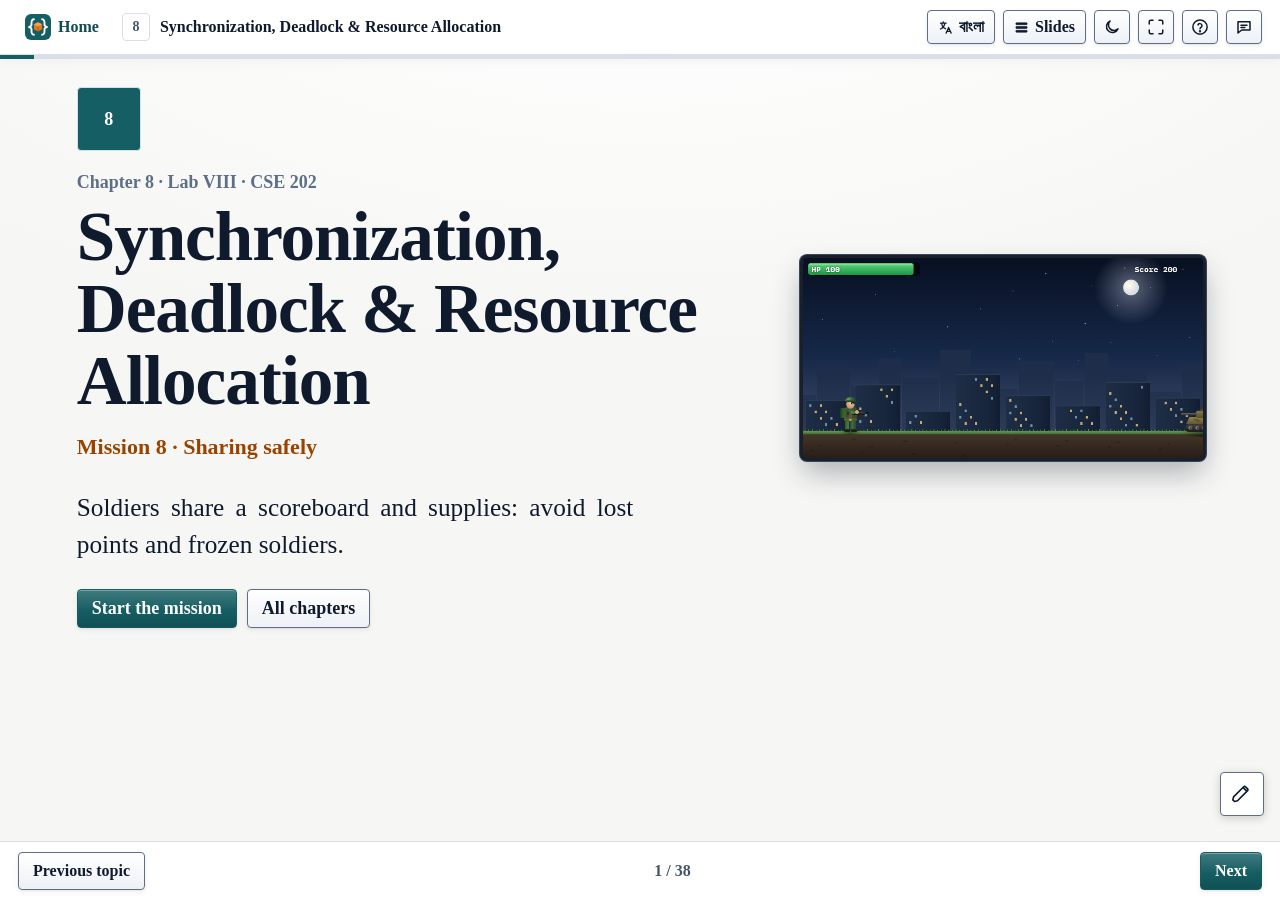
<file: labs/08-synchronization-deadlock.html>
<!DOCTYPE html>
<html lang="en">
<head>
<meta charset="utf-8">
<meta name="viewport" content="width=device-width, initial-scale=1">
<meta name="description" content="Soldiers share a scoreboard and supplies: avoid lost points and frozen soldiers.">
<meta name="keywords" content="java synchronization, race condition, critical section, deadlock, lock ordering, resource allocation graph, wait notify, lab, java game, game programming, cse 202, object oriented programming lab">
<meta name="author" content="Object Oriented Programming Lab Notes">
<meta name="robots" content="index, follow, max-image-preview:large">
<meta name="theme-color" content="#155E63">
<link rel="canonical" href="https://ayan-1829.github.io/CSE-202-Object-Oriented-Programming-Lab/labs/08-synchronization-deadlock.html">
<link rel="icon" type="image/svg+xml" href="../img/logo-mark.svg">
<link rel="icon" type="image/png" sizes="32x32" href="../img/favicon-32.png">
<link rel="icon" type="image/png" sizes="16x16" href="../img/favicon-16.png">
<link rel="apple-touch-icon" href="../img/apple-touch-icon.png">
<link rel="manifest" href="../site.webmanifest">
<meta property="og:type" content="article">
<meta property="og:site_name" content="Object Oriented Programming Lab (CSE 202)">
<meta property="og:title" content="Chapter 8: Synchronization, Deadlock &amp; Resource Allocation | OOP Lab (CSE 202)">
<meta property="og:description" content="Soldiers share a scoreboard and supplies: avoid lost points and frozen soldiers.">
<meta property="og:url" content="https://ayan-1829.github.io/CSE-202-Object-Oriented-Programming-Lab/labs/08-synchronization-deadlock.html">
<meta property="og:locale" content="en_US">
<meta property="og:image" content="https://ayan-1829.github.io/CSE-202-Object-Oriented-Programming-Lab/img/og/08-synchronization-deadlock.png?v=2">
<meta property="og:image:type" content="image/png">
<meta property="og:image:width" content="1200">
<meta property="og:image:height" content="630">
<meta property="og:image:alt" content="Chapter 8 of 10: Synchronization, Deadlock &amp; Resource Allocation – CSE 202 Object Oriented Programming Lab">
<meta name="twitter:card" content="summary_large_image">
<meta name="twitter:title" content="Chapter 8: Synchronization, Deadlock &amp; Resource Allocation | OOP Lab (CSE 202)">
<meta name="twitter:description" content="Soldiers share a scoreboard and supplies: avoid lost points and frozen soldiers.">
<meta name="twitter:image" content="https://ayan-1829.github.io/CSE-202-Object-Oriented-Programming-Lab/img/og/08-synchronization-deadlock.png?v=2">
<meta name="twitter:image:alt" content="Chapter 8 of 10: Synchronization, Deadlock &amp; Resource Allocation – CSE 202 Object Oriented Programming Lab">
<script type="application/ld+json">{"@context": "https://schema.org", "@type": "LearningResource", "name": "Synchronization, Deadlock & Resource Allocation", "description": "Soldiers share a scoreboard and supplies: avoid lost points and frozen soldiers.", "position": 8, "educationalLevel": "Undergraduate", "learningResourceType": "Lab session slides", "inLanguage": "en", "numberOfItems": 38, "isAccessibleForFree": true, "url": "https://ayan-1829.github.io/CSE-202-Object-Oriented-Programming-Lab/labs/08-synchronization-deadlock.html", "image": "https://ayan-1829.github.io/CSE-202-Object-Oriented-Programming-Lab/img/og/08-synchronization-deadlock.png", "isPartOf": {"@type": "Course", "name": "Object Oriented Programming Lab", "courseCode": "CSE 202", "url": "https://ayan-1829.github.io/CSE-202-Object-Oriented-Programming-Lab/"}}</script>
<title>Chapter 8: Synchronization, Deadlock &amp; Resource Allocation | OOP Lab (CSE 202)</title>
<link rel="preconnect" href="https://fonts.googleapis.com">
<link rel="preconnect" href="https://fonts.gstatic.com" crossorigin>
<link href="https://fonts.googleapis.com/css2?family=IBM+Plex+Mono:wght@400;500;600&display=swap" rel="stylesheet">
<link rel="stylesheet" href="../css/style.css">
<link rel="stylesheet" href="../css/lab.css">
<link rel="stylesheet" href="../css/game.css">
</head>
<body class="deck-page">
<div class="sr-only" id="live" aria-live="polite"></div>
<header class="deck-bar">
  <a class="home-link" href="../index.html" aria-label="Home: all chapters"><img src="../img/logo-mark.svg" alt="" width="26" height="26"><span>Home</span></a>
  <div class="deck-title"><span class="badge">8</span><span>Synchronization, Deadlock &amp; Resource Allocation</span></div>
  <div class="deck-actions">
    <button type="button" class="btn sm" id="btn-menu" aria-expanded="false" aria-controls="slide-menu" aria-label="Slides"><svg class="btn-ic" viewBox="0 0 24 24" fill="currentColor" stroke="none" aria-hidden="true"><rect x="3" y="4.5" width="18" height="3" rx="1"></rect><rect x="3" y="10.5" width="18" height="3" rx="1"></rect><rect x="3" y="16.5" width="18" height="3" rx="1"></rect></svg><span>Slides</span></button>
    <button type="button" class="btn sm" id="btn-theme" aria-pressed="false" aria-label="Toggle dark mode"><svg class="btn-ic" viewBox="0 0 24 24" fill="none" stroke-width="2" stroke-linecap="round" stroke-linejoin="round" aria-hidden="true"><path d="M20 14.5A8 8 0 1 1 9.5 4a6.5 6.5 0 0 0 10.5 10.5Z"></path></svg><span>Dark mode</span></button>
    <button type="button" class="btn sm" id="btn-fs" aria-pressed="false" aria-label="Full screen"><svg class="btn-ic" viewBox="0 0 24 24" fill="none" stroke-width="2" stroke-linecap="round" stroke-linejoin="round" aria-hidden="true"><path d="M8 3H5a2 2 0 0 0-2 2v3M16 3h3a2 2 0 0 1 2 2v3M8 21H5a2 2 0 0 1-2-2v-3M16 21h3a2 2 0 0 0 2-2v-3"></path></svg><span>Full screen</span></button>
  </div>
</header>
<div class="deck-progress"><i id="progress-fill"></i></div>
<main class="deck" id="deck">
<section class="slide title-slide" data-title="Synchronization, Deadlock &amp; Resource Allocation" aria-label="Synchronization, Deadlock &amp; Resource Allocation" tabindex="-1"><div class="slide-inner">
<div class="topic-art g-title-art" data-demo="g-title" data-ch="8" aria-hidden="true"></div>
<span class="badge big">8</span>
<p class="kicker">Chapter 8 · Lab VIII · CSE 202</p>
<h1>Synchronization, Deadlock & Resource Allocation</h1>
<p class="g-mission">Mission 8 · Sharing safely</p>
<p class="lead">Soldiers share a scoreboard and supplies: avoid lost points and frozen soldiers.</p>
<div class="row"><a class="btn pri" href="#s=2">Start the mission</a><a class="btn" href="../index.html">All chapters</a></div>
</div></section>
<section class="slide " data-title="Your mission" aria-label="Your mission" tabindex="-1"><div class="slide-inner">
<p class="kicker">Mission 8 · Sharing safely</p><h2>Your mission</h2><div class="hook"><p class="q">Alpha and Bravo each score 100 000 points. The scoreboard says 145 000. Fifty-five thousand points vanished, and nobody cheated.</p><p><code>score = score + 1</code> is three steps, and two threads mixed them up: a <b>race condition</b>. <code>synchronized</code> lets one thread in at a time — but lock carelessly and two soldiers wait for each other forever: a <b>deadlock</b>.</p></div>
</div></section>
<section class="slide " data-title="Chapter at a glance" aria-label="Chapter at a glance" tabindex="-1"><div class="slide-inner">
<p class="kicker">Chapter 8 of 10</p><h2>Chapter at a glance</h2><div class="cols wl"><div><h3>After this chapter you can</h3><ul class=""><li>Explain a race condition on the shared scoreboard</li><li>Fix it with a synchronized method or block</li><li>Describe a deadlock and its four conditions</li><li>Draw a resource allocation graph for the soldiers and their supplies</li><li>Prevent deadlock with a fixed lock order</li><li>Coordinate threads with wait() and notifyAll()</li></ul></div>
<div><h3>Before you start</h3><ul class=""><li>Chapter 7: creating, starting and joining threads</li></ul></div></div>
<p class="note-line"><b>What is marked:</b> the 3 lab tasks (show them during the lab) and the 2 report exercises. The game tasks are practice.</p>
</div></section>
<section class="slide " data-title="Contents" aria-label="Contents" tabindex="-1"><div class="slide-inner">
<p class="kicker">Chapter 8 of 10</p><h2>Contents</h2><p class="muted">Select a part to jump to it.</p><ol class="outline-list"><li><a href="#s=5">Today’s build: the game program</a></li><li><a href="#s=6">The topics: the idea, then the game</a></li><li><a href="#s=23">Run the game</a></li><li><a href="#s=24">Game practice tasks</a></li><li><a href="#s=27">Lab tasks</a></li><li><a href="#s=32">Lab report exercises</a></li><li><a href="#s=35">Viva questions and quiz</a></li></ol>
</div></section>
<section class="slide " data-title="Today’s build" aria-label="Today’s build" tabindex="-1"><div class="slide-inner">
<p class="kicker">Build the game · Chapter 8</p><h2>Today’s build</h2><ul class="pts"><li>Four files: <code>Scoreboard</code> (unsafe and safe adding), <code>SquadMember</code> (a scoring thread), <code>SupplyDepot</code> (wait and notifyAll) and <code>SyncDemo</code>.</li></ul>
<div class="cols wl"><div><h3>What the program does</h3><ol class="flow"><li>Two threads add 100 000 points each with no lock: points go missing</li><li>The same with synchronized: exactly 200 000</li><li>Two soldiers lock the items in opposite orders: deadlock</li><li>The same soldiers lock in one order: both finish</li><li>Two soldiers wait for a supply drop; the helicopter notifies them</li></ol></div><div><h3>Files</h3><ul class="g-files"><li><code>Scoreboard.java</code> <span class="muted">(22 lines)</span></li><li><code>SquadMember.java</code> <span class="muted">(22 lines)</span></li><li><code>SupplyDepot.java</code> <span class="muted">(20 lines)</span></li><li><code>SyncDemo.java</code> <span class="muted">(76 lines)</span></li></ul><p class="muted">140 lines in all. Each topic below shows the part of the program that uses it.</p></div></div>
</div></section>
<section class="slide " data-title="Race condition" aria-label="Race condition" tabindex="-1"><div class="slide-inner">
<p class="kicker">Topic 1 of 6</p><h2>Race condition</h2><div class="g-ingame"><div>In the game:</div><div>Race condition: lost points</div></div><ul class="pts big-list"><li>Two threads change the same variable at the same time.</li><li><code>count++</code> is three steps: read, add, write. Steps from two threads can mix.</li><li>Some updates are lost, and the result changes from run to run.</li></ul>
</div></section>
<section class="slide " data-title="Race condition: lost points" aria-label="Race condition: lost points" tabindex="-1"><div class="slide-inner">
<p class="kicker">Topic 1 of 6 · in the game</p><h2>Race condition: lost points</h2><div data-demo="g-race"></div>
</div></section>
<section class="slide " data-title="SquadMember: a scoring thread" aria-label="SquadMember: a scoring thread" tabindex="-1"><div class="slide-inner">
<p class="kicker">Topic 1 of 6 · our game program · 1 of 1 · <span class="walk-file">SquadMember.java</span></p><h2>SquadMember: a scoring thread</h2><div class="walk-side g-walk"><pre class="code walk-code">// Each squad member is a thread that keeps scoring points
public class SquadMember extends Thread {
    private final Scoreboard board;
    private final boolean safe;

    public SquadMember(String name, Scoreboard board, boolean safe) {
        super(name);
        this.board = board;
        this.safe = safe;
    }

    @Override
    public void run() {
        for (int i = 0; i &lt; 100000; i++) {
            if (safe) {
                board.addSafe(1);
            } else {
                board.addUnsafe(1);
            }
        }
    }
}</pre><ul class="walk-notes"><li>100 000 points per thread, the safe or the unsafe way.</li></ul></div>
</div></section>
<section class="slide " data-title="synchronized" aria-label="synchronized" tabindex="-1"><div class="slide-inner">
<p class="kicker">Topic 2 of 6</p><h2>synchronized</h2><div class="g-ingame"><div>In the game:</div><div>synchronized methods and blocks</div></div><div class="g-codeside"><pre class="code small-code">public synchronized void addSafe(int points) {   // locks this Scoreboard
    score = score + points;
}

synchronized (ammoCrate) {                       // locks one chosen object
    // only one thread at a time in here
}</pre><ul class="pts"><li>A <code>synchronized</code> method lets one thread in at a time; others wait for the lock.</li><li>A <code>synchronized (obj) { … }</code> block locks only the lines that need it.</li><li>Now no update is lost.</li><li>Every object has a lock (a monitor).</li></ul></div>
</div></section>
<section class="slide " data-title="Scoreboard: unsafe and safe" aria-label="Scoreboard: unsafe and safe" tabindex="-1"><div class="slide-inner">
<p class="kicker">Topic 2 of 6 · our game program · 1 of 2 · <span class="walk-file">Scoreboard.java</span></p><h2>Scoreboard: unsafe and safe</h2><div class="walk-side g-walk"><pre class="code walk-code">// One scoreboard shared by the whole squad
public class Scoreboard {
    private int score = 0;

    // Not safe: read, add and write can interleave with another thread
    public void addUnsafe(int points) {
        score = score + points;
    }

    // Safe: only one thread at a time may run this method on this object
    public synchronized void addSafe(int points) {
        score = score + points;
    }

    public synchronized int getScore() {
        return score;
    }

    public synchronized void reset() {
        score = 0;
    }
}</pre><ul class="walk-notes"><li><code>addUnsafe</code> has no lock: updates can be lost.</li><li><code>addSafe</code> is synchronized on the scoreboard.</li></ul></div>
</div></section>
<section class="slide " data-title="Race condition and the fix" aria-label="Race condition and the fix" tabindex="-1"><div class="slide-inner">
<p class="kicker">Topic 2 of 6 · our game program · 2 of 2 · <span class="walk-file">SyncDemo.java</span></p><h2>Race condition and the fix</h2><div class="walk-side g-walk"><pre class="code walk-code">System.out.println(&quot;=== 1. Race condition: two players, one scoreboard ===&quot;);
Scoreboard board = new Scoreboard();
SquadMember a = new SquadMember(&quot;Alpha&quot;, board, false);
SquadMember b = new SquadMember(&quot;Bravo&quot;, board, false);
a.start(); b.start();
a.join(); b.join();
System.out.println(&quot;Unsafe: expected 200000, got &quot; + board.getScore());

System.out.println(&quot;\n=== 2. synchronized fixes it ===&quot;);
board.reset();
a = new SquadMember(&quot;Alpha&quot;, board, true);
b = new SquadMember(&quot;Bravo&quot;, board, true);
a.start(); b.start();
a.join(); b.join();
System.out.println(&quot;Safe:   expected 200000, got &quot; + board.getScore());</pre><ul class="walk-notes"><li>Unsafe: well under 200 000.</li><li>Safe: exactly 200 000.</li></ul></div>
</div></section>
<section class="slide " data-title="Deadlock" aria-label="Deadlock" tabindex="-1"><div class="slide-inner">
<p class="kicker">Topic 3 of 6</p><h2>Deadlock</h2><div class="g-ingame"><div>In the game:</div><div>Deadlock: two soldiers, two items</div></div><ul class="pts big-list"><li>Two threads each hold one lock and wait for the other’s lock.</li><li>Neither can go on, so both wait forever.</li><li>In the game: the Medic holds the med kit and wants the crate; the Gunner holds the crate and wants the kit.</li></ul>
</div></section>
<section class="slide " data-title="Deadlock: two soldiers, two items" aria-label="Deadlock: two soldiers, two items" tabindex="-1"><div class="slide-inner">
<p class="kicker">Topic 3 of 6 · in the game</p><h2>Deadlock: two soldiers, two items</h2><div data-demo="g-deadlock"></div>
</div></section>
<section class="slide " data-title="The soldier thread" aria-label="The soldier thread" tabindex="-1"><div style="zoom:0.93;" class="slide-inner">
<p class="kicker">Topic 3 of 6 · our game program · 1 of 1 · <span class="walk-file">SyncDemo.java</span></p><h2>The soldier thread</h2><div class="walk-side g-walk"><pre class="code walk-code wide">static void pause(int ms) {
    try {
        Thread.sleep(ms);
    } catch (InterruptedException e) {
        Thread.currentThread().interrupt();
    }
}

// Each soldier needs both items; first and second say which lock is taken first
static Thread soldier(String name, Object first, String firstName, Object second, String secondName) {
    Thread t = new Thread(() -&gt; {
        synchronized (first) {
            System.out.println(&quot;[&quot; + name + &quot;] has the &quot; + firstName + &quot;, wants the &quot; + secondName);
            pause(100);
            synchronized (second) {
                System.out.println(&quot;[&quot; + name + &quot;] has both items: patched up and reloaded&quot;);
            }
        }
    }, name);
    t.setDaemon(true);                  // lets the program exit even if it gets stuck
    return t;
}</pre><ul class="walk-notes"><li>Each soldier locks <code>first</code>, then <code>second</code>.</li><li>Daemon threads let the program end even if they stay stuck.</li></ul></div>
</div></section>
<section class="slide " data-title="The four conditions" aria-label="The four conditions" tabindex="-1"><div class="slide-inner">
<p class="kicker">Topic 4 of 6</p><h2>The four conditions</h2><div class="g-ingame"><div>In the game:</div><div>The four conditions and the graph</div></div><ul class="pts big-list"><li><b>Mutual exclusion</b>: a resource is held by one thread at a time.</li><li><b>Hold and wait</b>: a thread keeps one resource while waiting for another.</li><li><b>No preemption</b>: nobody can take a resource away. <b>Circular wait</b>: A waits for B, B waits for A.</li><li>All four together cause a deadlock; break any one to prevent it.</li></ul>
</div></section>
<section class="slide " data-title="The four conditions and the graph" aria-label="The four conditions and the graph" tabindex="-1"><div class="slide-inner">
<p class="kicker">Topic 4 of 6 · in the game</p><h2>The four conditions and the graph</h2><div data-demo="g-rag"></div>
</div></section>
<section class="slide " data-title="Preventing deadlock: lock order" aria-label="Preventing deadlock: lock order" tabindex="-1"><div class="slide-inner">
<p class="kicker">Topic 5 of 6</p><h2>Preventing deadlock: lock order</h2><div class="g-ingame"><div>In the game:</div><div>The fix: one lock order</div></div><div class="g-codeside"><pre class="code small-code">// everyone locks the ammo crate first, then the med kit
synchronized (ammoCrate) {
    synchronized (medKit) {
        // patched up and reloaded
    }
}</pre><ul class="pts"><li>Make every thread take the locks in the <b>same order</b>.</li><li>Then a circle of waiting can never form.</li><li>In the game: both soldiers take the ammo crate first, then the med kit.</li><li>If every thread takes locks in the same order, no cycle can form.</li></ul></div>
</div></section>
<section class="slide " data-title="Deadlock and lock ordering" aria-label="Deadlock and lock ordering" tabindex="-1"><div class="slide-inner">
<p class="kicker">Topic 5 of 6 · our game program · 1 of 1 · <span class="walk-file">SyncDemo.java</span></p><h2>Deadlock and lock ordering</h2><div class="walk-side g-walk"><pre class="code walk-code wide">System.out.println(&quot;\n=== 3. Deadlock: opposite lock order ===&quot;);
Object ammoCrate = new Object();
Object medKit = new Object();
Thread medic = soldier(&quot;Medic&quot;, medKit, &quot;med kit&quot;, ammoCrate, &quot;ammo crate&quot;);
Thread gunner = soldier(&quot;Gunner&quot;, ammoCrate, &quot;ammo crate&quot;, medKit, &quot;med kit&quot;);
medic.start(); gunner.start();
medic.join(1000); gunner.join(1000);    // wait at most one second each
if (medic.isAlive() &amp;&amp; gunner.isAlive()) {
    System.out.println(&quot;DEADLOCK: each soldier holds one item and waits forever for the other&quot;);
    System.out.println(&quot;  Medic is &quot; + medic.getState() + &quot;, Gunner is &quot; + gunner.getState());
}

System.out.println(&quot;\n=== 4. The fix: everyone locks in the same order ===&quot;);
Object crate2 = new Object();       // the stuck soldiers still hold the first pair
Object kit2 = new Object();
Thread medic2 = soldier(&quot;Medic&quot;, crate2, &quot;ammo crate&quot;, kit2, &quot;med kit&quot;);
Thread gunner2 = soldier(&quot;Gunner&quot;, crate2, &quot;ammo crate&quot;, kit2, &quot;med kit&quot;);
medic2.start(); gunner2.start();
medic2.join(); gunner2.join();
System.out.println(&quot;No deadlock: both soldiers finished&quot;);</pre><ul class="walk-notes"><li>join(1000) waits at most a second: they are still stuck, BLOCKED.</li><li>The fix uses a new crate and kit: the stuck soldiers still hold the old ones.</li></ul></div>
</div></section>
<section class="slide " data-title="wait() and notifyAll()" aria-label="wait() and notifyAll()" tabindex="-1"><div class="slide-inner">
<p class="kicker">Topic 6 of 6</p><h2>wait() and notifyAll()</h2><div class="g-ingame"><div>In the game:</div><div>wait() and notifyAll(): supply drops</div></div><div class="g-codeside"><pre class="code small-code">public synchronized void take() throws InterruptedException {
    while (crates == 0) {
        wait();               // release the lock and sleep
    }
    crates--;
}

public synchronized void drop(int count) {
    crates += count;
    notifyAll();              // wake every waiting soldier
}</pre><ul class="pts"><li><code>wait()</code> gives up the lock and sleeps until another thread calls <code>notifyAll()</code>.</li><li>Call both inside <code>synchronized</code> code, and check the condition in a <code>while</code> loop.</li><li>Producer and consumer: one puts things in, the other takes them out.</li><li>wait() releases the lock while it waits; sleep() does not.</li></ul></div>
</div></section>
<section class="slide " data-title="SupplyDepot: wait and notifyAll" aria-label="SupplyDepot: wait and notifyAll" tabindex="-1"><div class="slide-inner">
<p class="kicker">Topic 6 of 6 · our game program · 1 of 2 · <span class="walk-file">SupplyDepot.java</span></p><h2>SupplyDepot: wait and notifyAll</h2><div class="walk-side g-walk"><pre class="code walk-code wide">// Producer-consumer: a helicopter drops crates, soldiers take them
public class SupplyDepot {
    private int crates = 0;

    public synchronized void drop(int count) {
        crates += count;
        System.out.println(&quot;[&quot; + Thread.currentThread().getName() + &quot;] dropped &quot; + count + &quot; -&gt; depot has &quot; + crates);
        notifyAll();                        // wake everyone waiting for a crate
    }

    public synchronized void take() throws InterruptedException {
        String me = Thread.currentThread().getName();
        while (crates == 0) {
            System.out.println(&quot;[&quot; + me + &quot;] depot empty, waiting&quot;);
            wait();                         // releases the lock while waiting
        }
        crates--;
        System.out.println(&quot;[&quot; + me + &quot;] took a crate -&gt; depot has &quot; + crates);
    }
}</pre><ul class="walk-notes"><li><code>take()</code> waits in a while loop until a crate exists.</li><li><code>drop()</code> adds crates and wakes everyone.</li></ul></div>
</div></section>
<section class="slide " data-title="Supply drops" aria-label="Supply drops" tabindex="-1"><div class="slide-inner">
<p class="kicker">Topic 6 of 6 · our game program · 2 of 2 · <span class="walk-file">SyncDemo.java</span></p><h2>Supply drops</h2><pre class="code walk-code wide">System.out.println(&quot;\n=== 5. wait() and notifyAll(): supply drops ===&quot;);
SupplyDepot depot = new SupplyDepot();
Thread s1 = new Thread(() -&gt; { try { depot.take(); } catch (InterruptedException e) { } }, &quot;Soldier-1&quot;);
Thread s2 = new Thread(() -&gt; { try { depot.take(); } catch (InterruptedException e) { } }, &quot;Soldier-2&quot;);
s1.start(); s2.start();
pause(200);                         // both soldiers arrive before the drop
Thread heli = new Thread(() -&gt; depot.drop(2), &quot;Helicopter&quot;);
heli.start();
s1.join(); s2.join(); heli.join();
System.out.println(&quot;Supply run finished&quot;);</pre><ul class="walk-notes"><li>Both soldiers wait first; one drop of 2 crates serves them both.</li></ul>
</div></section>
<section class="slide " data-title="The complete game program" aria-label="The complete game program" tabindex="-1"><div class="slide-inner">
<p class="kicker">Build the game · 4 files</p><h2>The complete game program</h2><div class="codeview"><pre class="code small-code" data-file="Scoreboard.java">// One scoreboard shared by the whole squad
public class Scoreboard {
    private int score = 0;

    // Not safe: read, add and write can interleave with another thread
    public void addUnsafe(int points) {
        score = score + points;
    }

    // Safe: only one thread at a time may run this method on this object
    public synchronized void addSafe(int points) {
        score = score + points;
    }

    public synchronized int getScore() {
        return score;
    }

    public synchronized void reset() {
        score = 0;
    }
}</pre><pre class="code small-code" data-file="SquadMember.java">// Each squad member is a thread that keeps scoring points
public class SquadMember extends Thread {
    private final Scoreboard board;
    private final boolean safe;

    public SquadMember(String name, Scoreboard board, boolean safe) {
        super(name);
        this.board = board;
        this.safe = safe;
    }

    @Override
    public void run() {
        for (int i = 0; i &lt; 100000; i++) {
            if (safe) {
                board.addSafe(1);
            } else {
                board.addUnsafe(1);
            }
        }
    }
}</pre><pre class="code small-code" data-file="SupplyDepot.java">// Producer-consumer: a helicopter drops crates, soldiers take them
public class SupplyDepot {
    private int crates = 0;

    public synchronized void drop(int count) {
        crates += count;
        System.out.println(&quot;[&quot; + Thread.currentThread().getName() + &quot;] dropped &quot; + count + &quot; -&gt; depot has &quot; + crates);
        notifyAll();                        // wake everyone waiting for a crate
    }

    public synchronized void take() throws InterruptedException {
        String me = Thread.currentThread().getName();
        while (crates == 0) {
            System.out.println(&quot;[&quot; + me + &quot;] depot empty, waiting&quot;);
            wait();                         // releases the lock while waiting
        }
        crates--;
        System.out.println(&quot;[&quot; + me + &quot;] took a crate -&gt; depot has &quot; + crates);
    }
}</pre><pre class="code small-code" data-file="SyncDemo.java">public class SyncDemo {

    static void pause(int ms) {
        try {
            Thread.sleep(ms);
        } catch (InterruptedException e) {
            Thread.currentThread().interrupt();
        }
    }

    // Each soldier needs both items; first and second say which lock is taken first
    static Thread soldier(String name, Object first, String firstName, Object second, String secondName) {
        Thread t = new Thread(() -&gt; {
            synchronized (first) {
                System.out.println(&quot;[&quot; + name + &quot;] has the &quot; + firstName + &quot;, wants the &quot; + secondName);
                pause(100);
                synchronized (second) {
                    System.out.println(&quot;[&quot; + name + &quot;] has both items: patched up and reloaded&quot;);
                }
            }
        }, name);
        t.setDaemon(true);                  // lets the program exit even if it gets stuck
        return t;
    }

    public static void main(String[] args) throws InterruptedException {

        System.out.println(&quot;=== 1. Race condition: two players, one scoreboard ===&quot;);
        Scoreboard board = new Scoreboard();
        SquadMember a = new SquadMember(&quot;Alpha&quot;, board, false);
        SquadMember b = new SquadMember(&quot;Bravo&quot;, board, false);
        a.start(); b.start();
        a.join(); b.join();
        System.out.println(&quot;Unsafe: expected 200000, got &quot; + board.getScore());

        System.out.println(&quot;\n=== 2. synchronized fixes it ===&quot;);
        board.reset();
        a = new SquadMember(&quot;Alpha&quot;, board, true);
        b = new SquadMember(&quot;Bravo&quot;, board, true);
        a.start(); b.start();
        a.join(); b.join();
        System.out.println(&quot;Safe:   expected 200000, got &quot; + board.getScore());

        System.out.println(&quot;\n=== 3. Deadlock: opposite lock order ===&quot;);
        Object ammoCrate = new Object();
        Object medKit = new Object();
        Thread medic = soldier(&quot;Medic&quot;, medKit, &quot;med kit&quot;, ammoCrate, &quot;ammo crate&quot;);
        Thread gunner = soldier(&quot;Gunner&quot;, ammoCrate, &quot;ammo crate&quot;, medKit, &quot;med kit&quot;);
        medic.start(); gunner.start();
        medic.join(1000); gunner.join(1000);    // wait at most one second each
        if (medic.isAlive() &amp;&amp; gunner.isAlive()) {
            System.out.println(&quot;DEADLOCK: each soldier holds one item and waits forever for the other&quot;);
            System.out.println(&quot;  Medic is &quot; + medic.getState() + &quot;, Gunner is &quot; + gunner.getState());
        }

        System.out.println(&quot;\n=== 4. The fix: everyone locks in the same order ===&quot;);
        Object crate2 = new Object();       // the stuck soldiers still hold the first pair
        Object kit2 = new Object();
        Thread medic2 = soldier(&quot;Medic&quot;, crate2, &quot;ammo crate&quot;, kit2, &quot;med kit&quot;);
        Thread gunner2 = soldier(&quot;Gunner&quot;, crate2, &quot;ammo crate&quot;, kit2, &quot;med kit&quot;);
        medic2.start(); gunner2.start();
        medic2.join(); gunner2.join();
        System.out.println(&quot;No deadlock: both soldiers finished&quot;);

        System.out.println(&quot;\n=== 5. wait() and notifyAll(): supply drops ===&quot;);
        SupplyDepot depot = new SupplyDepot();
        Thread s1 = new Thread(() -&gt; { try { depot.take(); } catch (InterruptedException e) { } }, &quot;Soldier-1&quot;);
        Thread s2 = new Thread(() -&gt; { try { depot.take(); } catch (InterruptedException e) { } }, &quot;Soldier-2&quot;);
        s1.start(); s2.start();
        pause(200);                         // both soldiers arrive before the drop
        Thread heli = new Thread(() -&gt; depot.drop(2), &quot;Helicopter&quot;);
        heli.start();
        s1.join(); s2.join(); heli.join();
        System.out.println(&quot;Supply run finished&quot;);
    }
}</pre></div><p class="muted">Save every file in one folder, then compile and run: <code>javac *.java</code> → <code>java SyncDemo</code></p>
</div></section>
<section class="slide " data-title="Expected output" aria-label="Expected output" tabindex="-1"><div style="zoom:0.91;" class="slide-inner">
<p class="kicker">Run the game</p><h2>Expected output</h2><div data-demo="g-run" data-cmd="java SyncDemo" data-steps="[{&quot;o&quot;:&quot;=== 1. Race condition: two players, one scoreboard ===&quot;,&quot;f&quot;:[[0,28]]},{&quot;o&quot;:&quot;Unsafe: expected 200000, got 145145&quot;,&quot;f&quot;:[[0,34]]},{&quot;o&quot;:&quot;&quot;,&quot;f&quot;:[[0,36]]},{&quot;o&quot;:&quot;=== 2. synchronized fixes it ===&quot;,&quot;f&quot;:[[0,36]]},{&quot;o&quot;:&quot;Safe:   expected 200000, got 200000&quot;,&quot;f&quot;:[[0,42]]},{&quot;o&quot;:&quot;&quot;,&quot;f&quot;:[[0,44]]},{&quot;o&quot;:&quot;=== 3. Deadlock: opposite lock order ===&quot;,&quot;f&quot;:[[0,44]]},{&quot;o&quot;:&quot;[Medic] has the med kit, wants the ammo crate&quot;,&quot;f&quot;:[[0,15]]},{&quot;o&quot;:&quot;[Gunner] has the ammo crate, wants the med kit&quot;,&quot;f&quot;:[[0,15]]},{&quot;o&quot;:&quot;DEADLOCK: each soldier holds one item and waits forever for the other&quot;,&quot;f&quot;:[[0,52]]},{&quot;o&quot;:&quot;  Medic is BLOCKED, Gunner is BLOCKED&quot;,&quot;f&quot;:[[0,53]]},{&quot;o&quot;:&quot;&quot;,&quot;f&quot;:[[0,56]]},{&quot;o&quot;:&quot;=== 4. The fix: everyone locks in the same order ===&quot;,&quot;f&quot;:[[0,56]]},{&quot;o&quot;:&quot;[Medic] has the ammo crate, wants the med kit&quot;,&quot;f&quot;:[[0,15]]},{&quot;o&quot;:&quot;[Medic] has both items: patched up and reloaded&quot;,&quot;f&quot;:[[0,18]]},{&quot;o&quot;:&quot;[Gunner] has the ammo crate, wants the med kit&quot;,&quot;f&quot;:[[0,15]]},{&quot;o&quot;:&quot;[Gunner] has both items: patched up and reloaded&quot;,&quot;f&quot;:[[0,18]]},{&quot;o&quot;:&quot;No deadlock: both soldiers finished&quot;,&quot;f&quot;:[[0,63]]},{&quot;o&quot;:&quot;&quot;,&quot;f&quot;:[[0,65]]},{&quot;o&quot;:&quot;=== 5. wait() and notifyAll(): supply drops ===&quot;,&quot;f&quot;:[[0,65]]},{&quot;o&quot;:&quot;[Soldier-1] depot empty, waiting&quot;,&quot;f&quot;:[[1,14],[0,67]]},{&quot;o&quot;:&quot;[Soldier-2] depot empty, waiting&quot;,&quot;f&quot;:[[1,14],[0,68]]},{&quot;o&quot;:&quot;[Helicopter] dropped 2 -&gt; depot has 2&quot;,&quot;f&quot;:[[1,7],[0,71]]},{&quot;o&quot;:&quot;[Soldier-1] took a crate -&gt; depot has 1&quot;,&quot;f&quot;:[[1,18],[0,67]]},{&quot;o&quot;:&quot;[Soldier-2] took a crate -&gt; depot has 0&quot;,&quot;f&quot;:[[1,18],[0,68]]},{&quot;o&quot;:&quot;Supply run finished&quot;,&quot;f&quot;:[[0,74]]}]"><pre class="run-file" data-file="SyncDemo.java" hidden>public class SyncDemo {

    static void pause(int ms) {
        try {
            Thread.sleep(ms);
        } catch (InterruptedException e) {
            Thread.currentThread().interrupt();
        }
    }

    // Each soldier needs both items; first and second say which lock is taken first
    static Thread soldier(String name, Object first, String firstName, Object second, String secondName) {
        Thread t = new Thread(() -&gt; {
            synchronized (first) {
                System.out.println(&quot;[&quot; + name + &quot;] has the &quot; + firstName + &quot;, wants the &quot; + secondName);
                pause(100);
                synchronized (second) {
                    System.out.println(&quot;[&quot; + name + &quot;] has both items: patched up and reloaded&quot;);
                }
            }
        }, name);
        t.setDaemon(true);                  // lets the program exit even if it gets stuck
        return t;
    }

    public static void main(String[] args) throws InterruptedException {

        System.out.println(&quot;=== 1. Race condition: two players, one scoreboard ===&quot;);
        Scoreboard board = new Scoreboard();
        SquadMember a = new SquadMember(&quot;Alpha&quot;, board, false);
        SquadMember b = new SquadMember(&quot;Bravo&quot;, board, false);
        a.start(); b.start();
        a.join(); b.join();
        System.out.println(&quot;Unsafe: expected 200000, got &quot; + board.getScore());

        System.out.println(&quot;\n=== 2. synchronized fixes it ===&quot;);
        board.reset();
        a = new SquadMember(&quot;Alpha&quot;, board, true);
        b = new SquadMember(&quot;Bravo&quot;, board, true);
        a.start(); b.start();
        a.join(); b.join();
        System.out.println(&quot;Safe:   expected 200000, got &quot; + board.getScore());

        System.out.println(&quot;\n=== 3. Deadlock: opposite lock order ===&quot;);
        Object ammoCrate = new Object();
        Object medKit = new Object();
        Thread medic = soldier(&quot;Medic&quot;, medKit, &quot;med kit&quot;, ammoCrate, &quot;ammo crate&quot;);
        Thread gunner = soldier(&quot;Gunner&quot;, ammoCrate, &quot;ammo crate&quot;, medKit, &quot;med kit&quot;);
        medic.start(); gunner.start();
        medic.join(1000); gunner.join(1000);    // wait at most one second each
        if (medic.isAlive() &amp;&amp; gunner.isAlive()) {
            System.out.println(&quot;DEADLOCK: each soldier holds one item and waits forever for the other&quot;);
            System.out.println(&quot;  Medic is &quot; + medic.getState() + &quot;, Gunner is &quot; + gunner.getState());
        }

        System.out.println(&quot;\n=== 4. The fix: everyone locks in the same order ===&quot;);
        Object crate2 = new Object();       // the stuck soldiers still hold the first pair
        Object kit2 = new Object();
        Thread medic2 = soldier(&quot;Medic&quot;, crate2, &quot;ammo crate&quot;, kit2, &quot;med kit&quot;);
        Thread gunner2 = soldier(&quot;Gunner&quot;, crate2, &quot;ammo crate&quot;, kit2, &quot;med kit&quot;);
        medic2.start(); gunner2.start();
        medic2.join(); gunner2.join();
        System.out.println(&quot;No deadlock: both soldiers finished&quot;);

        System.out.println(&quot;\n=== 5. wait() and notifyAll(): supply drops ===&quot;);
        SupplyDepot depot = new SupplyDepot();
        Thread s1 = new Thread(() -&gt; { try { depot.take(); } catch (InterruptedException e) { } }, &quot;Soldier-1&quot;);
        Thread s2 = new Thread(() -&gt; { try { depot.take(); } catch (InterruptedException e) { } }, &quot;Soldier-2&quot;);
        s1.start(); s2.start();
        pause(200);                         // both soldiers arrive before the drop
        Thread heli = new Thread(() -&gt; depot.drop(2), &quot;Helicopter&quot;);
        heli.start();
        s1.join(); s2.join(); heli.join();
        System.out.println(&quot;Supply run finished&quot;);
    }
}</pre><pre class="run-file" data-file="SupplyDepot.java" hidden>// Producer-consumer: a helicopter drops crates, soldiers take them
public class SupplyDepot {
    private int crates = 0;

    public synchronized void drop(int count) {
        crates += count;
        System.out.println(&quot;[&quot; + Thread.currentThread().getName() + &quot;] dropped &quot; + count + &quot; -&gt; depot has &quot; + crates);
        notifyAll();                        // wake everyone waiting for a crate
    }

    public synchronized void take() throws InterruptedException {
        String me = Thread.currentThread().getName();
        while (crates == 0) {
            System.out.println(&quot;[&quot; + me + &quot;] depot empty, waiting&quot;);
            wait();                         // releases the lock while waiting
        }
        crates--;
        System.out.println(&quot;[&quot; + me + &quot;] took a crate -&gt; depot has &quot; + crates);
    }
}</pre></div><p class="note-line">The unsafe total is different on every run, and threads that run together may print in another order. The safe total is always 200000.</p>
</div></section>
<section class="slide " data-title="Game task 1: A synchronized block" aria-label="Game task 1: A synchronized block" tabindex="-1"><div class="slide-inner">
<p class="kicker">Game practice · 1 of 3</p><h2>Game task 1: A synchronized block</h2><div class="ex task g-task"><div class="qq">Lock less code.</div>
<div class="chk-head"><span>Requirements</span><span class="chk-count"></span></div><ul class="chk-list"><li><input type="checkbox" id="g8t0r0" data-key="g8t0r0"><label for="g8t0r0">Write <code>addBlock(int points)</code> in Scoreboard using <code>synchronized (this) { … }</code></label></li><li><input type="checkbox" id="g8t0r1" data-key="g8t0r1"><label for="g8t0r1">Run the two squad threads with it</label></li><li><input type="checkbox" id="g8t0r2" data-key="g8t0r2"><label for="g8t0r2">Check that the total is 200 000</label></li><li><input type="checkbox" id="g8t0r3" data-key="g8t0r3"><label for="g8t0r3">Explain in a comment the difference from a synchronized method</label></li></ul><details class="reveal"><summary>Show a hint</summary><div class="ans">A synchronized method is the same as wrapping its whole body in <code>synchronized (this)</code>; a block can lock just the lines that need it.</div></details></div>
</div></section>
<section class="slide " data-title="Game task 2: Three soldiers, three items" aria-label="Game task 2: Three soldiers, three items" tabindex="-1"><div class="slide-inner">
<p class="kicker">Game practice · 2 of 3</p><h2>Game task 2: Three soldiers, three items</h2><div class="ex task g-task"><div class="qq">Deadlock with a longer cycle.</div>
<div class="chk-head"><span>Requirements</span><span class="chk-count"></span></div><ul class="chk-list"><li><input type="checkbox" id="g8t1r0" data-key="g8t1r0"><label for="g8t1r0">Add a third soldier and a third item (a radio)</label></li><li><input type="checkbox" id="g8t1r1" data-key="g8t1r1"><label for="g8t1r1">Make each soldier lock "their" item first and the next one second, so the locks form a circle</label></li><li><input type="checkbox" id="g8t1r2" data-key="g8t1r2"><label for="g8t1r2">Show the deadlock</label></li><li><input type="checkbox" id="g8t1r3" data-key="g8t1r3"><label for="g8t1r3">Fix it with one global order</label></li></ul><details class="reveal"><summary>Show a hint</summary><div class="ans">Number the items 1, 2, 3 and always lock the lower number first.</div></details></div>
</div></section>
<section class="slide " data-title="Game task 3: A depot with a limit" aria-label="Game task 3: A depot with a limit" tabindex="-1"><div class="slide-inner">
<p class="kicker">Game practice · 3 of 3</p><h2>Game task 3: A depot with a limit</h2><div class="ex task g-task"><div class="qq">Producer and consumer both wait.</div>
<div class="chk-head"><span>Requirements</span><span class="chk-count"></span></div><ul class="chk-list"><li><input type="checkbox" id="g8t2r0" data-key="g8t2r0"><label for="g8t2r0">Give SupplyDepot a capacity of 3 crates</label></li><li><input type="checkbox" id="g8t2r1" data-key="g8t2r1"><label for="g8t2r1">drop() waits while the depot is full</label></li><li><input type="checkbox" id="g8t2r2" data-key="g8t2r2"><label for="g8t2r2">Run two helicopters and three soldiers</label></li><li><input type="checkbox" id="g8t2r3" data-key="g8t2r3"><label for="g8t2r3">Print every drop and take; the depot must never go below 0 or above 3</label></li></ul><details class="reveal"><summary>Show a hint</summary><div class="ans">drop() needs its own <code>while (crates + count &gt; CAPACITY) wait();</code> and take() must call notifyAll() too.</div></details></div>
</div></section>
<section class="slide " data-title="Lab tasks" aria-label="Lab tasks" tabindex="-1"><div class="slide-inner">
<p class="kicker">Practice · lab tasks</p><h2>Lab tasks</h2>
<p>These tasks come from the lab manual. They start from its program, not from the game: save these files in one folder, then make the changes each task asks for.</p>
<ul class="g-files"><li><a href="../starter/lab08/BankAccount.java" download><code>BankAccount.java</code></a></li><li><a href="../starter/lab08/DeadlockProneTransfer.java" download><code>DeadlockProneTransfer.java</code></a></li><li><a href="../starter/lab08/Lab8Demo.java" download><code>Lab8Demo.java</code></a></li></ul><p class="muted">Compile and run: <code>javac *.java</code> → <code>java Lab8Demo</code></p>
</div></section>
<section class="slide " data-title="Lab task 1: Synchronized printBalance()" aria-label="Lab task 1: Synchronized printBalance()" tabindex="-1"><div class="slide-inner">
<p class="kicker">Lab task 1 of 3</p><h2>Lab task 1: Synchronized printBalance()</h2><div class="ex task"><div class="qq">Show that the balance stays consistent under concurrent deposits and withdrawals.</div>
<div class="chk-head"><span>Requirements</span><span class="chk-count"></span></div><ul class="chk-list"><li><input type="checkbox" id="l8t0r0" data-key="l8t0r0"><label for="l8t0r0">Add <code>public synchronized void printBalance()</code></label></li><li><input type="checkbox" id="l8t0r1" data-key="l8t0r1"><label for="l8t0r1">One thread repeatedly deposits 100</label></li><li><input type="checkbox" id="l8t0r2" data-key="l8t0r2"><label for="l8t0r2">Another repeatedly withdraws 100 when the balance allows</label></li><li><input type="checkbox" id="l8t0r3" data-key="l8t0r3"><label for="l8t0r3">Call printBalance() after each operation</label></li><li><input type="checkbox" id="l8t0r4" data-key="l8t0r4"><label for="l8t0r4">Verify the balance stays consistent</label></li></ul><details class="reveal"><summary>Show a hint</summary><div class="ans">Check-then-withdraw must happen inside one synchronized region, otherwise another thread can change the balance in between.</div></details></div>
</div></section>
<section class="slide " data-title="Lab task 2: A simple wait()/notify() buffer" aria-label="Lab task 2: A simple wait()/notify() buffer" tabindex="-1"><div class="slide-inner">
<p class="kicker">Lab task 2 of 3</p><h2>Lab task 2: A simple wait()/notify() buffer</h2><div class="ex task"><div class="qq">SharedBuffer holds one integer at a time.</div>
<div class="chk-head"><span>Requirements</span><span class="chk-count"></span></div><ul class="chk-list"><li><input type="checkbox" id="l8t1r0" data-key="l8t1r0"><label for="l8t1r0">Fields: the value and a boolean <code>full</code></label></li><li><input type="checkbox" id="l8t1r1" data-key="l8t1r1"><label for="l8t1r1"><code>synchronized void put(int)</code> and <code>synchronized int take()</code></label></li><li><input type="checkbox" id="l8t1r2" data-key="l8t1r2"><label for="l8t1r2">take() waits while empty; put() waits while full</label></li><li><input type="checkbox" id="l8t1r3" data-key="l8t1r3"><label for="l8t1r3">Call notify() after each change</label></li><li><input type="checkbox" id="l8t1r4" data-key="l8t1r4"><label for="l8t1r4">Producer puts 10 items; consumer takes 10</label></li></ul><details class="reveal"><summary>Show a hint</summary><div class="ans">Use <code>while (!full) wait();</code> — never <code>if</code>.</div></details></div>
</div></section>
<section class="slide " data-title="Lab task 3: Deadlock detection with timeout" aria-label="Lab task 3: Deadlock detection with timeout" tabindex="-1"><div class="slide-inner">
<p class="kicker">Lab task 3 of 3</p><h2>Lab task 3: Deadlock detection with timeout</h2><div class="ex task"><div class="qq">Make the deadlock happen reliably and detect it.</div>
<div class="chk-head"><span>Requirements</span><span class="chk-count"></span></div><ul class="chk-list"><li><input type="checkbox" id="l8t2r0" data-key="l8t2r0"><label for="l8t2r0">Explicit synchronized blocks</label></li><li><input type="checkbox" id="l8t2r1" data-key="l8t2r1"><label for="l8t2r1">Two threads lock in opposite order</label></li><li><input type="checkbox" id="l8t2r2" data-key="l8t2r2"><label for="l8t2r2">Thread.sleep() after the first lock</label></li><li><input type="checkbox" id="l8t2r3" data-key="l8t2r3"><label for="l8t2r3">Wait at most 3 s with <code>join(3000)</code></label></li><li><input type="checkbox" id="l8t2r4" data-key="l8t2r4"><label for="l8t2r4">Print a warning if a thread is still alive</label></li><li><input type="checkbox" id="l8t2r5" data-key="l8t2r5"><label for="l8t2r5">Explain which four conditions held</label></li></ul><details class="reveal"><summary>Show a hint</summary><div class="ans">Mark the threads as daemon (<code>setDaemon(true)</code>) so the program can exit after detecting the deadlock.</div></details></div>
</div></section>
<section class="slide " data-title="Show your work" aria-label="Show your work" tabindex="-1"><div class="slide-inner">
<p class="kicker">Lab tasks</p><h2>Show your work during the lab</h2><p>For each task, show the instructor:</p><ul class="big-list"><li>the source code</li><li>a successful compilation</li><li>the running output</li><li>a short explanation of the logic you used</li></ul>
</div></section>
<section class="slide " data-title="Report exercise 1" aria-label="Report exercise 1" tabindex="-1"><div class="slide-inner">
<p class="kicker">Lab report · exercise 1 of 2</p><h2>Thread-safe bounded queue with wait()/notifyAll()</h2><div class="ex task report"><div class="qq">A generic BoundedQueue shared by one producer and two consumers.</div>
<div class="chk-head"><span>Requirements</span><span class="chk-count"></span></div><ul class="chk-list"><li><input type="checkbox" id="l8e0r0" data-key="l8e0r0"><label for="l8e0r0">Array storage, capacity, front, rear and count</label></li><li><input type="checkbox" id="l8e0r1" data-key="l8e0r1"><label for="l8e0r1">Synchronized <code>put(T item)</code> and <code>T take()</code></label></li><li><input type="checkbox" id="l8e0r2" data-key="l8e0r2"><label for="l8e0r2">wait() when full / empty, inside <b>while</b> loops; notifyAll() after each change</label></li><li><input type="checkbox" id="l8e0r3" data-key="l8e0r3"><label for="l8e0r3">Producer generates 1–50; two consumers remove and print</label></li><li><input type="checkbox" id="l8e0r4" data-key="l8e0r4"><label for="l8e0r4">join() all threads</label></li></ul></div>
</div></section>
<section class="slide " data-title="Report exercise 2" aria-label="Report exercise 2" tabindex="-1"><div class="slide-inner">
<p class="kicker">Lab report · exercise 2 of 2</p><h2>Dining philosophers without deadlock</h2><div class="ex task report"><div class="qq">Five philosophers, five forks, timeout-based acquisition.</div>
<div class="chk-head"><span>Requirements</span><span class="chk-count"></span></div><ul class="chk-list"><li><input type="checkbox" id="l8e1r0" data-key="l8e1r0"><label for="l8e1r0">Fork: forkId, availability; <code>acquire(long timeout)</code>, <code>release()</code></label></li><li><input type="checkbox" id="l8e1r1" data-key="l8e1r1"><label for="l8e1r1">Philosopher implements Runnable: think, then eat with two forks</label></li><li><input type="checkbox" id="l8e1r2" data-key="l8e1r2"><label for="l8e1r2">If the second fork is not acquired in time, release the first and retry</label></li><li><input type="checkbox" id="l8e1r3" data-key="l8e1r3"><label for="l8e1r3">Arrange 5 philosophers and 5 forks in a circle</label></li><li><input type="checkbox" id="l8e1r4" data-key="l8e1r4"><label for="l8e1r4">Run 10 seconds, stop everyone safely and show no deadlock occurred</label></li></ul></div>
</div></section>
<section class="slide " data-title="Writing the lab report" aria-label="Writing the lab report" tabindex="-1"><div class="slide-inner">
<p class="kicker">Lab report</p><h2>Writing the lab report</h2><ul class="big-list"><li>Problem statement and your design (classes, fields, methods)</li><li>Complete source code, formatted and commented</li><li>Sample output or screenshots for normal <b>and</b> edge cases</li><li>A short discussion: what each OOP concept did in your program</li></ul><div class="integrity"><h3>Academic integrity</h3><p>Copying from the internet, classmates, seniors or any other unauthorized source is strictly prohibited. Full marks may be deducted if plagiarism, copied work or academic dishonesty is detected. Complete the tasks, implementation, output analysis and report yourself.</p></div>
</div></section>
<section class="slide " data-title="Viva questions (1 of 2)" aria-label="Viva questions (1 of 2)" tabindex="-1"><div class="slide-inner">
<p class="kicker">Discussion</p><h2>Viva questions (1 of 2)</h2><div class="ex"><div class="qq">Two threads each add 100 000 without a lock. Why is the total less than 200 000?</div><details class="reveal"><summary>Show the answer</summary><div class="ans">score = score + 1 is read, add, write. When the threads interleave those steps, both write the same new value and one point is lost.</div></details></div><div class="ex"><div class="qq">What does a synchronized method lock?</div><details class="reveal"><summary>Show the answer</summary><div class="ans">The object it is called on (this). Another thread calling any synchronized method of the same object must wait.</div></details></div>
</div></section>
<section class="slide " data-title="Viva questions (2 of 2)" aria-label="Viva questions (2 of 2)" tabindex="-1"><div class="slide-inner">
<p class="kicker">Discussion</p><h2>Viva questions (2 of 2)</h2><div class="ex"><div class="qq">Name the four conditions for deadlock.</div><details class="reveal"><summary>Show the answer</summary><div class="ans">Mutual exclusion, hold and wait, no preemption, and circular wait.</div></details></div><div class="ex"><div class="qq">Why does take() use <code>while (crates == 0)</code> and not <code>if</code>?</div><details class="reveal"><summary>Show the answer</summary><div class="ans">When the thread wakes up, another soldier may already have taken the crate, so the condition must be checked again.</div></details></div>
</div></section>
<section class="slide " data-title="Quiz" aria-label="Quiz" tabindex="-1"><div class="slide-inner">
<p class="kicker">Check yourself</p><h2>Quiz</h2><div><div class="quiz-host" data-quiz-key="game8"></div><script type="application/json" class="quiz-json">[{"q": "A race condition happens when\u2026", "o": ["a thread runs too fast", "threads interleave updates to shared data", "a thread is never started", "two threads have the same name"], "a": 1, "w": "Unprotected shared data plus interleaving."}, {"q": "A synchronized method can be run by\u2026", "o": ["any number of threads at once", "one thread at a time per object", "only the main thread", "only daemon threads"], "a": 1, "w": "The object\u2019s lock is held while it runs."}, {"q": "Which removes circular wait?", "o": ["more threads", "locking in one fixed order", "longer sleeps", "calling run() instead of start()"], "a": 1, "w": "No cycle can form."}, {"q": "wait() must be called\u2026", "o": ["anywhere", "while holding the object\u2019s lock", "only in main", "only on Thread objects"], "a": 1, "w": "Otherwise IllegalMonitorStateException."}, {"q": "A thread waiting to enter a synchronized block is\u2026", "o": ["NEW", "BLOCKED", "TERMINATED", "RUNNABLE"], "a": 1, "w": "It is blocked on the lock."}]</script></div>
</div></section>
<section class="slide " data-title="Summary" aria-label="Summary" tabindex="-1"><div class="slide-inner">
<p class="kicker">Mission debrief</p><h2>Summary</h2><ul class="sumlist"><li>Shared data plus interleaving threads gives race conditions.</li><li>synchronized lets one thread at a time into a critical section.</li><li>Deadlock needs four conditions; circular wait is the easiest to break.</li><li>Lock in one fixed order to prevent it.</li><li>wait() releases the lock and sleeps; notifyAll() wakes the waiters.</li><li>Next mission: put the game on screen.</li></ul><div class="nextcard"><a class="btn pri" href="09-gui-swing.html">Next: Mission 9 · Put the game on screen</a><a class="btn" href="../index.html">All chapters</a></div>
</div></section>
</main>
<footer class="deck-foot">
  <button type="button" class="btn" id="prev">Previous</button>
  <span class="counter" id="counter">1 / 38</span>
  <button type="button" class="btn pri" id="next">Next</button>
</footer>
<aside id="slide-menu" hidden aria-label="Slide list"><div class="menu-head"><h3>Slides in this chapter</h3><button type="button" id="btn-menu-close" class="menu-close" aria-label="Close slide list">&#10005;</button></div></aside>
<noscript><p style="padding:20px">This chapter needs JavaScript for the slides, the game scenes and the interactive examples.</p></noscript>
<script src="../js/core.js"></script>
<script src="../js/art.js"></script>
<script src="../js/java.js"></script>
<script src="../js/tracer.js"></script>
<script src="../js/traces.js"></script>
<script src="../js/lab-traces.js"></script>
<script src="../js/figs.js"></script>
<script src="../js/lab-figs.js"></script>
<script src="../js/demos-basics.js"></script>
<script src="../js/demos-oop.js"></script>
<script src="../js/demos-adv.js"></script>
<script src="../js/game-core.js"></script>
<script src="../js/game-scenes-a.js"></script>
<script src="../js/game-scenes-b.js"></script>
<script src="../js/game-scenes-c.js"></script>
<script src="../js/quiz.js"></script>
<script src="../js/page.js"></script>
<script src="../js/lab.js"></script>
<script>window.OOP_TOPIC = {"id": 8, "prev": "07-threads.html", "next": "09-gui-swing.html", "nextLabel": "Next chapter"};</script>
<script>mountPage();</script>
<script src="../js/slides.js"></script>
<script src="../js/annotate.js"></script>
<script src="../js/lang.js"></script>
<script src="../js/analytics.js"
        data-endpoint="https://analytics-proxy.ayansarkar1829.workers.dev"
        data-project="CSE-202 OOP Lab"></script>
<script src="../js/course-events.js"></script>
<!-- help --><script src="../js/help-data.js"></script><script src="../js/help.js"></script><script src="../js/feedback.js"></script><script src="../js/progress.js"></script><!-- /help -->
</body>
</html>
</file>
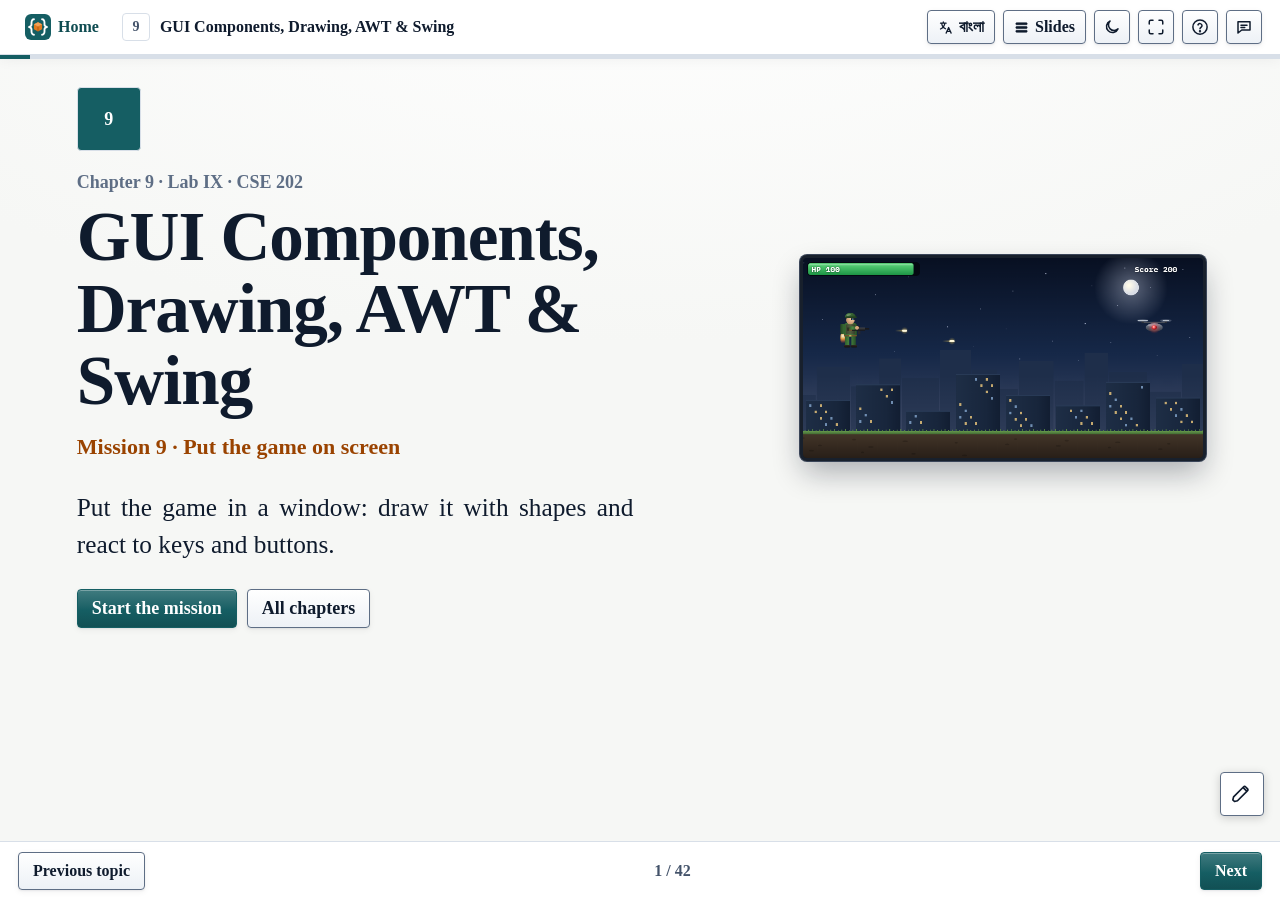
<file: labs/09-gui-swing.html>
<!DOCTYPE html>
<html lang="en">
<head>
<meta charset="utf-8">
<meta name="viewport" content="width=device-width, initial-scale=1">
<meta name="description" content="Put the game in a window: draw it with shapes and react to keys and buttons.">
<meta name="keywords" content="java swing, awt, jframe, jpanel, layout manager, actionlistener, paintComponent, graphics, event dispatch thread, lab, java game, game programming, cse 202, object oriented programming lab">
<meta name="author" content="Object Oriented Programming Lab Notes">
<meta name="robots" content="index, follow, max-image-preview:large">
<meta name="theme-color" content="#155E63">
<link rel="canonical" href="https://ayan-1829.github.io/CSE-202-Object-Oriented-Programming-Lab/labs/09-gui-swing.html">
<link rel="icon" type="image/svg+xml" href="../img/logo-mark.svg">
<link rel="icon" type="image/png" sizes="32x32" href="../img/favicon-32.png">
<link rel="icon" type="image/png" sizes="16x16" href="../img/favicon-16.png">
<link rel="apple-touch-icon" href="../img/apple-touch-icon.png">
<link rel="manifest" href="../site.webmanifest">
<meta property="og:type" content="article">
<meta property="og:site_name" content="Object Oriented Programming Lab (CSE 202)">
<meta property="og:title" content="Chapter 9: GUI Components, Drawing, AWT &amp; Swing | OOP Lab (CSE 202)">
<meta property="og:description" content="Put the game in a window: draw it with shapes and react to keys and buttons.">
<meta property="og:url" content="https://ayan-1829.github.io/CSE-202-Object-Oriented-Programming-Lab/labs/09-gui-swing.html">
<meta property="og:locale" content="en_US">
<meta property="og:image" content="https://ayan-1829.github.io/CSE-202-Object-Oriented-Programming-Lab/img/og/09-gui-swing.png?v=2">
<meta property="og:image:type" content="image/png">
<meta property="og:image:width" content="1200">
<meta property="og:image:height" content="630">
<meta property="og:image:alt" content="Chapter 9 of 10: GUI Components, Drawing, AWT &amp; Swing – CSE 202 Object Oriented Programming Lab">
<meta name="twitter:card" content="summary_large_image">
<meta name="twitter:title" content="Chapter 9: GUI Components, Drawing, AWT &amp; Swing | OOP Lab (CSE 202)">
<meta name="twitter:description" content="Put the game in a window: draw it with shapes and react to keys and buttons.">
<meta name="twitter:image" content="https://ayan-1829.github.io/CSE-202-Object-Oriented-Programming-Lab/img/og/09-gui-swing.png?v=2">
<meta name="twitter:image:alt" content="Chapter 9 of 10: GUI Components, Drawing, AWT &amp; Swing – CSE 202 Object Oriented Programming Lab">
<script type="application/ld+json">{"@context": "https://schema.org", "@type": "LearningResource", "name": "GUI Components, Drawing, AWT & Swing", "description": "Put the game in a window: draw it with shapes and react to keys and buttons.", "position": 9, "educationalLevel": "Undergraduate", "learningResourceType": "Lab session slides", "inLanguage": "en", "numberOfItems": 42, "isAccessibleForFree": true, "url": "https://ayan-1829.github.io/CSE-202-Object-Oriented-Programming-Lab/labs/09-gui-swing.html", "image": "https://ayan-1829.github.io/CSE-202-Object-Oriented-Programming-Lab/img/og/09-gui-swing.png", "isPartOf": {"@type": "Course", "name": "Object Oriented Programming Lab", "courseCode": "CSE 202", "url": "https://ayan-1829.github.io/CSE-202-Object-Oriented-Programming-Lab/"}}</script>
<title>Chapter 9: GUI Components, Drawing, AWT &amp; Swing | OOP Lab (CSE 202)</title>
<link rel="preconnect" href="https://fonts.googleapis.com">
<link rel="preconnect" href="https://fonts.gstatic.com" crossorigin>
<link href="https://fonts.googleapis.com/css2?family=IBM+Plex+Mono:wght@400;500;600&display=swap" rel="stylesheet">
<link rel="stylesheet" href="../css/style.css">
<link rel="stylesheet" href="../css/lab.css">
<link rel="stylesheet" href="../css/game.css">
</head>
<body class="deck-page">
<div class="sr-only" id="live" aria-live="polite"></div>
<header class="deck-bar">
  <a class="home-link" href="../index.html" aria-label="Home: all chapters"><img src="../img/logo-mark.svg" alt="" width="26" height="26"><span>Home</span></a>
  <div class="deck-title"><span class="badge">9</span><span>GUI Components, Drawing, AWT &amp; Swing</span></div>
  <div class="deck-actions">
    <button type="button" class="btn sm" id="btn-menu" aria-expanded="false" aria-controls="slide-menu" aria-label="Slides"><svg class="btn-ic" viewBox="0 0 24 24" fill="currentColor" stroke="none" aria-hidden="true"><rect x="3" y="4.5" width="18" height="3" rx="1"></rect><rect x="3" y="10.5" width="18" height="3" rx="1"></rect><rect x="3" y="16.5" width="18" height="3" rx="1"></rect></svg><span>Slides</span></button>
    <button type="button" class="btn sm" id="btn-theme" aria-pressed="false" aria-label="Toggle dark mode"><svg class="btn-ic" viewBox="0 0 24 24" fill="none" stroke-width="2" stroke-linecap="round" stroke-linejoin="round" aria-hidden="true"><path d="M20 14.5A8 8 0 1 1 9.5 4a6.5 6.5 0 0 0 10.5 10.5Z"></path></svg><span>Dark mode</span></button>
    <button type="button" class="btn sm" id="btn-fs" aria-pressed="false" aria-label="Full screen"><svg class="btn-ic" viewBox="0 0 24 24" fill="none" stroke-width="2" stroke-linecap="round" stroke-linejoin="round" aria-hidden="true"><path d="M8 3H5a2 2 0 0 0-2 2v3M16 3h3a2 2 0 0 1 2 2v3M8 21H5a2 2 0 0 1-2-2v-3M16 21h3a2 2 0 0 0 2-2v-3"></path></svg><span>Full screen</span></button>
  </div>
</header>
<div class="deck-progress"><i id="progress-fill"></i></div>
<main class="deck" id="deck">
<section class="slide title-slide" data-title="GUI Components, Drawing, AWT &amp; Swing" aria-label="GUI Components, Drawing, AWT &amp; Swing" tabindex="-1"><div class="slide-inner">
<div class="topic-art g-title-art" data-demo="g-title" data-ch="9" aria-hidden="true"></div>
<span class="badge big">9</span>
<p class="kicker">Chapter 9 · Lab IX · CSE 202</p>
<h1>GUI Components, Drawing, AWT & Swing</h1>
<p class="g-mission">Mission 9 · Put the game on screen</p>
<p class="lead">Put the game in a window: draw it with shapes and react to keys and buttons.</p>
<div class="row"><a class="btn pri" href="#s=2">Start the mission</a><a class="btn" href="../index.html">All chapters</a></div>
</div></section>
<section class="slide " data-title="Your mission" aria-label="Your mission" tabindex="-1"><div class="slide-inner">
<p class="kicker">Mission 9 · Put the game on screen</p><h2>Your mission</h2><div class="hook"><p class="q">For eight chapters the commando has been a line of text: “Ranger | health 100”. Today he finally gets a body, a helmet and a rifle.</p><p>With <b>Swing</b>, a <code>JFrame</code> is the window, a <code>JPanel</code> is the canvas and <code>paintComponent(Graphics g)</code> draws everything from rectangles and ovals. Buttons and keys send <b>events</b>.</p></div>
</div></section>
<section class="slide " data-title="Chapter at a glance" aria-label="Chapter at a glance" tabindex="-1"><div class="slide-inner">
<p class="kicker">Chapter 9 of 10</p><h2>Chapter at a glance</h2><div class="cols wl"><div><h3>After this chapter you can</h3><ul class=""><li>Tell AWT from Swing</li><li>Build a window from components and containers</li><li>Arrange them with BorderLayout and FlowLayout</li><li>Handle button clicks and key presses with listeners</li><li>Draw the game with Graphics in paintComponent and refresh it with repaint()</li><li>Explain why Swing work belongs on the Event Dispatch Thread</li></ul></div>
<div><h3>Before you start</h3><ul class=""><li>Chapters 2–5: classes, inheritance and interfaces (listeners are interfaces)</li><li>Chapter 7: what a thread is</li></ul></div></div>
<p class="note-line"><b>What is marked:</b> the 3 lab tasks (show them during the lab) and the 2 report exercises. The game tasks are practice.</p>
</div></section>
<section class="slide " data-title="Contents" aria-label="Contents" tabindex="-1"><div class="slide-inner">
<p class="kicker">Chapter 9 of 10</p><h2>Contents</h2><p class="muted">Select a part to jump to it.</p><ol class="outline-list"><li><a href="#s=5">Today’s build: the game program</a></li><li><a href="#s=6">The topics: the idea, then the game</a></li><li><a href="#s=27">Run the game</a></li><li><a href="#s=28">Game practice tasks</a></li><li><a href="#s=31">Lab tasks</a></li><li><a href="#s=36">Lab report exercises</a></li><li><a href="#s=39">Viva questions and quiz</a></li></ol>
</div></section>
<section class="slide " data-title="Today’s build" aria-label="Today’s build" tabindex="-1"><div class="slide-inner">
<p class="kicker">Build the game · Chapter 9</p><h2>Today’s build</h2><ul class="pts"><li>Three files: <code>Sprites</code> draws every character from shapes, <code>GamePanel</code> is the drawing area and key listener, <code>GameFrame</code> is the window with its label and buttons.</li><li>Nothing moves on its own yet: the panel repaints only after a key or a click.</li></ul>
<div class="cols wl"><div><h3>What the program does</h3><ol class="flow"><li>Build the window on the Event Dispatch Thread</li><li>Lay out the score label, the game panel and the buttons</li><li>Draw the sky, the city, the ground, three drones and the commando</li><li>Move with the arrow keys; Space or the Fire button shoots a laser</li><li>The laser stops at the first drone in line and destroys it</li><li>Reset puts everything back</li></ol></div><div><h3>Files</h3><ul class="g-files"><li><code>Sprites.java</code> <span class="muted">(112 lines)</span></li><li><code>GamePanel.java</code> <span class="muted">(107 lines)</span></li><li><code>GameFrame.java</code> <span class="muted">(52 lines)</span></li></ul><p class="muted">271 lines in all. Each topic below shows the part of the program that uses it.</p></div></div>
</div></section>
<section class="slide " data-title="AWT and Swing" aria-label="AWT and Swing" tabindex="-1"><div class="slide-inner">
<p class="kicker">Topic 1 of 6</p><h2>AWT and Swing</h2><div class="scrollx"><table class="doc"><thead><tr><th></th><th>AWT (java.awt)</th><th>Swing (javax.swing)</th></tr></thead><tbody><tr><td>Components</td><td>Frame, Button, Label</td><td>JFrame, JButton, JLabel, JPanel</td></tr><tr><td>Drawn by</td><td>the operating system</td><td>Java itself</td></tr><tr><td>Look</td><td>changes per system</td><td>the same everywhere</td></tr><tr><td>Still used for</td><td>Graphics, Color, Font, events</td><td>every component in this game</td></tr></tbody></table></div><ul class="pts"><li><b>AWT</b> (<code>java.awt</code>): Java’s first GUI toolkit, drawn by the operating system.</li><li><b>Swing</b> (<code>javax.swing</code>): built on AWT, classes start with J: <code>JFrame</code>, <code>JButton</code>.</li><li>This course uses Swing, plus AWT’s <code>Graphics</code>, <code>Color</code> and layouts.</li><li>Swing is built on top of AWT: we use both.</li></ul>
</div></section>
<section class="slide " data-title="A window: JFrame" aria-label="A window: JFrame" tabindex="-1"><div class="slide-inner">
<p class="kicker">Topic 2 of 6</p><h2>A window: JFrame</h2><div class="g-ingame"><div>In the game:</div><div>The game window</div></div><div class="g-codeside g-topic"><div><div class="kicker g-wk"><div class="walk-file">GameFrame.java</div><div>·</div><div>GameFrame: label and panel</div></div><pre class="code small-code">public GameFrame() {
    super(&quot;Code Commando - Chapter 9&quot;);
    setDefaultCloseOperation(JFrame.EXIT_ON_CLOSE);
    setLayout(new BorderLayout());

    scoreLabel.setFont(new Font(&quot;SansSerif&quot;, Font.BOLD, 18));
    scoreLabel.setBorder(BorderFactory.createEmptyBorder(6, 10, 6, 10));
    add(scoreLabel, BorderLayout.NORTH);

    panel = new GamePanel(this);
    add(panel, BorderLayout.CENTER);</pre></div><ul class="pts"><li><code>JFrame</code> is a top-level window with a title bar.</li><li>Set its size, what closing does, and then make it visible.</li><li><code>setLocationRelativeTo(null)</code> centres it on the screen.</li><li>BorderLayout: the label goes NORTH, the panel CENTER.</li></ul></div>
</div></section>
<section class="slide " data-title="The game window" aria-label="The game window" tabindex="-1"><div class="slide-inner">
<p class="kicker">Topic 2 of 6 · in the game</p><h2>The game window</h2><div data-demo="g-swing"></div>
</div></section>
<section class="slide " data-title="Components, containers and layouts" aria-label="Components, containers and layouts" tabindex="-1"><div class="slide-inner">
<p class="kicker">Topic 3 of 6</p><h2>Components, containers and layouts</h2><div class="g-codeside g-topic"><pre class="code small-code">setLayout(new BorderLayout());
add(scoreLabel, BorderLayout.NORTH);
add(panel, BorderLayout.CENTER);

JPanel buttons = new JPanel(new FlowLayout());
buttons.add(fire);
buttons.add(reset);
add(buttons, BorderLayout.SOUTH);
pack();                       // size the window to fit</pre><ul class="pts"><li><b>Components</b>: buttons, labels, text fields.</li><li><b>Containers</b> (<code>JFrame</code>, <code>JPanel</code>) hold components.</li><li>A <b>layout manager</b> places them: <code>BorderLayout</code>, <code>FlowLayout</code>, <code>GridLayout</code>.</li></ul></div>
</div></section>
<section class="slide " data-title="Components, containers and layouts" aria-label="Components, containers and layouts" tabindex="-1"><div class="slide-inner">
<p class="kicker">Topic 3 of 6 · in the game</p><h2>Components, containers and layouts</h2><div data-demo="g-border"></div>
</div></section>
<section class="slide " data-title="GamePanel: fields and the constructor" aria-label="GamePanel: fields and the constructor" tabindex="-1"><div class="slide-inner">
<p class="kicker">Topic 3 of 6 · our game program · 1 of 1 · <span class="walk-file">GamePanel.java</span></p><h2>GamePanel: fields and the constructor</h2><div class="walk-side g-walk"><pre class="code walk-code wide">public class GamePanel extends JPanel implements KeyListener {
    public static final int W = 760, H = 380, GROUND = 330;

    private final GameFrame frame;
    private int playerX, playerY;
    private final ArrayList&lt;Point&gt; drones = new ArrayList&lt;&gt;();
    private int score;
    private int laserY = -1;                // -1 means &quot;no shot on screen&quot;
    private int laserEndX;

    public GamePanel(GameFrame frame) {
        this.frame = frame;
        setPreferredSize(new Dimension(W, H));
        setFocusable(true);                 // so the panel can receive key presses
        addKeyListener(this);
        reset();
    }</pre><ul class="walk-notes"><li>setFocusable(true) lets the panel receive key presses.</li><li>The panel is its own KeyListener.</li></ul></div>
</div></section>
<section class="slide " data-title="Events and listeners" aria-label="Events and listeners" tabindex="-1"><div class="slide-inner">
<p class="kicker">Topic 4 of 6</p><h2>Events and listeners</h2><div class="g-ingame"><div>In the game:</div><div>Events: buttons and keys</div></div><div class="g-codeside"><pre class="code small-code">fire.addActionListener(e -&gt; panel.fire());       // a click

public class GamePanel extends JPanel implements KeyListener {
    @Override
    public void keyPressed(KeyEvent e) {
        if (e.getKeyCode() == KeyEvent.VK_SPACE) {
            fire();
        }
    }
}</pre><ul class="pts"><li>Clicking or typing creates an <b>event</b>.</li><li>A <b>listener</b> is the code that reacts: <code>addActionListener</code> for buttons, <code>KeyListener</code> for keys.</li><li>A lambda is the shortest way to write a listener.</li><li>A <b>listener</b> is an object that Swing calls when something happens.</li></ul></div>
</div></section>
<section class="slide " data-title="Key events" aria-label="Key events" tabindex="-1"><div class="slide-inner">
<p class="kicker">Topic 4 of 6 · our game program · 1 of 2 · <span class="walk-file">GamePanel.java</span></p><h2>Key events</h2><div class="walk-side g-walk"><pre class="code walk-code wide">@Override
public void keyPressed(KeyEvent e) {
    switch (e.getKeyCode()) {
        case KeyEvent.VK_LEFT:  playerX = Math.max(30, playerX - 10); break;
        case KeyEvent.VK_RIGHT: playerX = Math.min(W - 60, playerX + 10); break;
        case KeyEvent.VK_UP:    playerY = Math.max(120, playerY - 10); break;   // jump jets
        case KeyEvent.VK_DOWN:  playerY = Math.min(GROUND, playerY + 10); break;
        case KeyEvent.VK_SPACE: fire(); return;
        default: return;
    }
    laserY = -1;                        // moving clears the last shot
    repaint();
}

@Override
public void keyReleased(KeyEvent e) { }

@Override
public void keyTyped(KeyEvent e) { }</pre><ul class="walk-notes"><li>The arrow keys move the player; Space fires.</li><li>keyReleased and keyTyped must exist, even if empty.</li></ul></div>
</div></section>
<section class="slide " data-title="GameFrame: the buttons" aria-label="GameFrame: the buttons" tabindex="-1"><div class="slide-inner">
<p class="kicker">Topic 4 of 6 · our game program · 2 of 2 · <span class="walk-file">GameFrame.java</span></p><h2>GameFrame: the buttons</h2><div class="walk-side g-walk"><pre class="code walk-code">    JButton fire = new JButton(&quot;Fire&quot;);
    JButton reset = new JButton(&quot;Reset&quot;);
    fire.setFocusable(false);           // keep the keyboard focus on the panel
    reset.setFocusable(false);
    fire.addActionListener(e -&gt; panel.fire());
    reset.addActionListener(e -&gt; panel.reset());
    JPanel buttons = new JPanel(new FlowLayout());
    buttons.add(fire);
    buttons.add(reset);
    buttons.add(new JLabel(&quot;Arrow keys move, Space fires&quot;));
    add(buttons, BorderLayout.SOUTH);

    pack();                             // size the window to fit its parts
    setLocationRelativeTo(null);        // centre it on the screen
}</pre><ul class="walk-notes"><li>Buttons are not focusable, so the keys keep going to the panel.</li><li>pack() sizes the window around its parts.</li></ul></div>
</div></section>
<section class="slide " data-title="Drawing with Graphics" aria-label="Drawing with Graphics" tabindex="-1"><div class="slide-inner">
<p class="kicker">Topic 5 of 6</p><h2>Drawing with Graphics</h2><div class="g-codeside g-topic"><div><div class="kicker g-wk"><div class="walk-file">Sprites.java</div><div>·</div><div>Sprites: the background</div></div><pre class="code small-code">public static void drawBackground(Graphics2D g, int w, int h, int ground) {
    g.setPaint(new GradientPaint(0, 0, SKY_TOP, 0, ground, SKY_BOTTOM));
    g.fillRect(0, 0, w, ground);
    g.setColor(CITY);
    int[] tops = { 60, 90, 40, 110, 70, 50, 95, 65 };
    int bw = w / tops.length;
    for (int i = 0; i &lt; tops.length; i++) {
        g.fillRect(i * bw + 6, ground - tops[i], bw - 12, tops[i]);
    }
    g.setColor(DIRT);
    g.fillRect(0, ground, w, h - ground);
    g.setColor(GRASS);
    g.fillRect(0, ground, w, 4);
}</pre></div><ul class="pts"><li>Extend <code>JPanel</code> and override <code>paintComponent(Graphics g)</code>.</li><li>Draw with <code>setColor</code>, <code>fillRect</code>, <code>fillOval</code>, <code>drawLine</code>, <code>drawString</code>.</li><li>(0, 0) is the top-left corner; y grows downward.</li><li>A GradientPaint fills the sky.</li></ul></div>
</div></section>
<section class="slide " data-title="Drawing with Graphics" aria-label="Drawing with Graphics" tabindex="-1"><div class="slide-inner">
<p class="kicker">Topic 5 of 6 · in the game</p><h2>Drawing with Graphics</h2><div data-demo="g-paint"></div>
</div></section>
<section class="slide " data-title="Sprites: the commando’s body" aria-label="Sprites: the commando’s body" tabindex="-1"><div class="slide-inner">
<p class="kicker">Topic 5 of 6 · our game program · 1 of 5 · <span class="walk-file">Sprites.java</span></p><h2>Sprites: the commando’s body</h2><div class="walk-side g-walk"><pre class="code walk-code">// (x, y) = the point between the boots, on the ground
public static void drawCommando(Graphics2D g, int x, int y, boolean firing) {
    Color dark = new Color(47, 93, 44), green = new Color(62, 123, 58);
    Color skin = new Color(224, 180, 138), metal = new Color(34, 34, 34);
    g.setColor(dark);
    g.fillRect(x - 18, y - 44, 7, 18);                  // backpack
    g.fillRect(x - 10, y - 22, 8, 22);                  // back leg
    g.fillRect(x + 2, y - 22, 8, 22);                   // front leg
    g.setColor(Color.BLACK);
    g.fillRect(x - 12, y - 4, 12, 4);                   // boots
    g.fillRect(x + 1, y - 4, 12, 4);
    g.setColor(green);
    g.fillRect(x - 12, y - 46, 24, 26);                 // body
    g.setColor(new Color(110, 80, 40));
    g.fillRect(x - 12, y - 24, 24, 3);                  // belt
    g.setColor(skin);</pre><ul class="walk-notes"><li>Every part is placed relative to one point (x, y), between the boots.</li><li>Up means y minus something.</li></ul></div>
</div></section>
<section class="slide " data-title="Sprites: head, helmet and rifle" aria-label="Sprites: head, helmet and rifle" tabindex="-1"><div class="slide-inner">
<p class="kicker">Topic 5 of 6 · our game program · 2 of 5 · <span class="walk-file">Sprites.java</span></p><h2>Sprites: head, helmet and rifle</h2><div class="walk-side g-walk"><pre class="code walk-code">    g.fillOval(x - 8, y - 60, 16, 16);                  // head
    g.setColor(dark);
    g.fillArc(x - 10, y - 66, 20, 16, 0, 180);          // helmet
    g.fillRect(x - 10, y - 59, 22, 3);                  // helmet brim
    g.setColor(Color.BLACK);
    g.fillRect(x + 3, y - 55, 4, 3);                    // eye
    g.setColor(metal);
    g.fillRect(x + 2, y - 38, 26, 6);                   // rifle
    g.fillRect(x + 28, y - 37, 8, 3);                   // barrel
    g.setColor(green);
    g.fillRect(x - 2, y - 40, 14, 6);                   // arm
    g.setColor(skin);
    g.fillOval(x + 9, y - 41, 7, 7);                    // hand
    if (firing) {
        g.setColor(new Color(255, 210, 60));
        g.fillOval(x + 36, y - 41, 12, 10);             // muzzle flash
    }
}</pre><ul class="walk-notes"><li>fillArc draws the top half of an oval: the helmet.</li><li>The muzzle flash is drawn only while firing.</li></ul></div>
</div></section>
<section class="slide " data-title="Sprites: drone and tank" aria-label="Sprites: drone and tank" tabindex="-1"><div style="zoom:0.94;" class="slide-inner">
<p class="kicker">Topic 5 of 6 · our game program · 3 of 5 · <span class="walk-file">Sprites.java</span></p><h2>Sprites: drone and tank</h2><div class="walk-side g-walk"><pre class="code walk-code">// (cx, cy) = the centre of the drone
public static void drawDrone(Graphics2D g, int cx, int cy) {
    g.setColor(new Color(58, 63, 71));
    g.fillRect(cx - 24, cy - 10, 48, 3);                // arms
    g.setColor(new Color(170, 178, 189));
    g.fillOval(cx - 30, cy - 14, 16, 4);                // rotors
    g.fillOval(cx + 14, cy - 14, 16, 4);
    g.setColor(new Color(90, 98, 112));
    g.fillOval(cx - 16, cy - 8, 32, 16);                // body
    g.setColor(new Color(255, 77, 77));
    g.fillOval(cx - 5, cy - 4, 10, 8);                  // red eye
}

// (x, y) = the left end of the tracks, on the ground
public static void drawTank(Graphics2D g, int x, int y) {
    g.setColor(new Color(51, 51, 51));
    g.fillRoundRect(x, y - 14, 70, 14, 12, 12);         // tracks
    g.setColor(new Color(122, 106, 58));
    g.fillRect(x + 6, y - 28, 58, 14);                  // hull
    g.setColor(new Color(106, 90, 48));
    g.fillRoundRect(x + 20, y - 40, 28, 14, 8, 8);      // turret
    g.setColor(new Color(68, 68, 68));
    g.fillRect(x - 10, y - 36, 32, 5);                  // cannon, pointing left
}</pre><ul class="walk-notes"><li>The same idea for every character.</li><li>The tank’s cannon points left, at the player.</li></ul></div>
</div></section>
<section class="slide " data-title="Sprites: bullets, explosions and the laser" aria-label="Sprites: bullets, explosions and the laser" tabindex="-1"><div class="slide-inner">
<p class="kicker">Topic 5 of 6 · our game program · 4 of 5 · <span class="walk-file">Sprites.java</span></p><h2>Sprites: bullets, explosions and the laser</h2><div class="walk-side g-walk"><pre class="code walk-code">public static void drawBullet(Graphics2D g, int x, int y, boolean enemy) {
    g.setColor(enemy ? new Color(255, 120, 60) : new Color(255, 214, 90));
    g.fillRoundRect(x - 5, y - 2, 10, 4, 4, 4);
}

// age runs from 0 (bang) to 20 (gone)
public static void drawExplosion(Graphics2D g, int cx, int cy, int age) {
    int r = 6 + age * 2;
    int alpha = Math.max(0, 220 - age * 11);
    g.setColor(new Color(255, 140, 40, alpha));
    g.fillOval(cx - r, cy - r, 2 * r, 2 * r);
    g.setColor(new Color(255, 230, 120, alpha));
    g.fillOval(cx - r / 2, cy - r / 2, r, r);
}

public static void drawLaser(Graphics2D g, int x1, int y, int x2) {
    g.setColor(new Color(255, 220, 80));
    g.setStroke(new BasicStroke(3));
    g.drawLine(x1, y, x2, y);
    g.setStroke(new BasicStroke(1));
}</pre><ul class="walk-notes"><li>The explosion fades by lowering its alpha (transparency).</li><li>Chapter 10 reuses this class unchanged.</li></ul></div>
</div></section>
<section class="slide " data-title="paintComponent(): drawing the scene" aria-label="paintComponent(): drawing the scene" tabindex="-1"><div class="slide-inner">
<p class="kicker">Topic 5 of 6 · our game program · 5 of 5 · <span class="walk-file">GamePanel.java</span></p><h2>paintComponent(): drawing the scene</h2><div class="walk-side g-walk"><pre class="code walk-code wide">@Override
protected void paintComponent(Graphics g0) {
    super.paintComponent(g0);           // clear the old picture first
    Graphics2D g = (Graphics2D) g0;
    g.setRenderingHint(RenderingHints.KEY_ANTIALIASING, RenderingHints.VALUE_ANTIALIAS_ON);
    Sprites.drawBackground(g, W, H, GROUND);
    for (Point d : drones) {
        Sprites.drawDrone(g, d.x, d.y);
    }
    Sprites.drawCommando(g, playerX, playerY, laserY &gt;= 0);
    if (laserY &gt;= 0) {
        Sprites.drawLaser(g, playerX + 36, laserY, laserEndX);
    }
    if (drones.isEmpty()) {
        g.setColor(Color.WHITE);
        g.setFont(new Font(&quot;SansSerif&quot;, Font.BOLD, 32));
        g.drawString(&quot;All drones down!&quot;, W / 2 - 130, H / 2);
    }
}</pre><ul class="walk-notes"><li><code>super.paintComponent</code> clears the old picture.</li><li>Draw order: background, drones, player, laser.</li></ul></div>
</div></section>
<section class="slide " data-title="repaint() and the Event Dispatch Thread" aria-label="repaint() and the Event Dispatch Thread" tabindex="-1"><div class="slide-inner">
<p class="kicker">Topic 6 of 6</p><h2>repaint() and the Event Dispatch Thread</h2><div class="g-codeside"><pre class="code small-code">// never call paintComponent yourself
playerX += 10;
repaint();               // &quot;please redraw soon&quot;

public static void main(String[] args) {
    SwingUtilities.invokeLater(() -&gt; new GameFrame().setVisible(true));
}</pre><ul class="pts"><li>Never call <code>paintComponent</code> yourself: call <code>repaint()</code> and Swing draws soon.</li><li>Swing work happens on one thread, the <b>Event Dispatch Thread</b> (EDT).</li><li>Start the GUI with <code>SwingUtilities.invokeLater(…)</code>.</li><li><code>repaint()</code> asks Swing to call paintComponent on its own thread.</li></ul></div>
</div></section>
<section class="slide " data-title="reset()" aria-label="reset()" tabindex="-1"><div class="slide-inner">
<p class="kicker">Topic 6 of 6 · our game program · 1 of 3 · <span class="walk-file">GamePanel.java</span></p><h2>reset()</h2><div class="walk-side g-walk"><pre class="code walk-code">public void reset() {
    drones.clear();
    drones.add(new Point(560, 120));
    drones.add(new Point(640, 200));
    drones.add(new Point(480, 270));
    playerX = 80;
    playerY = GROUND;
    score = 0;
    laserY = -1;
    frame.updateScore(score, drones.size());
    repaint();                          // ask Swing to call paintComponent soon
    requestFocusInWindow();
}</pre><ul class="walk-notes"><li>Three drones at fixed places, the player back at the start.</li><li>It ends with <code>repaint()</code>.</li></ul></div>
</div></section>
<section class="slide " data-title="fire(): the laser" aria-label="fire(): the laser" tabindex="-1"><div class="slide-inner">
<p class="kicker">Topic 6 of 6 · our game program · 2 of 3 · <span class="walk-file">GamePanel.java</span></p><h2>fire(): the laser</h2><div class="walk-side g-walk"><pre class="code walk-code">// One shot: a laser along the rifle&#x27;s height that stops at the first drone
public void fire() {
    laserY = playerY - 36;
    laserEndX = W;
    Point hit = null;
    for (Point d : drones) {
        boolean ahead = d.x &gt; playerX;
        boolean inLine = Math.abs(d.y - laserY) &lt; 16;
        if (ahead &amp;&amp; inLine &amp;&amp; (hit == null || d.x &lt; hit.x)) {
            hit = d;
        }
    }
    if (hit != null) {
        drones.remove(hit);
        laserEndX = hit.x;
        score += 100;
    }
    frame.updateScore(score, drones.size());
    repaint();
    requestFocusInWindow();
}</pre><ul class="walk-notes"><li>fire() finds the nearest drone ahead, at rifle height.</li><li>A hit removes it from the list and adds 100 points.</li></ul></div>
</div></section>
<section class="slide " data-title="updateScore() and main()" aria-label="updateScore() and main()" tabindex="-1"><div class="slide-inner">
<p class="kicker">Topic 6 of 6 · our game program · 3 of 3 · <span class="walk-file">GameFrame.java</span></p><h2>updateScore() and main()</h2><pre class="code walk-code">public void updateScore(int score, int dronesLeft) {
    scoreLabel.setText(&quot;Score: &quot; + score + &quot;    Drones left: &quot; + dronesLeft);
}

public static void main(String[] args) {
    // Swing must be built and changed on the Event Dispatch Thread
    SwingUtilities.invokeLater(() -&gt; new GameFrame().setVisible(true));
}</pre><ul class="walk-notes"><li>main builds the window with invokeLater, on the EDT.</li></ul>
</div></section>
<section class="slide " data-title="The complete game program" aria-label="The complete game program" tabindex="-1"><div class="slide-inner">
<p class="kicker">Build the game · 3 files</p><h2>The complete game program</h2><div class="codeview"><pre class="code small-code" data-file="Sprites.java">import java.awt.BasicStroke;
import java.awt.Color;
import java.awt.GradientPaint;
import java.awt.Graphics2D;

// Draws every character from simple shapes: rectangles, ovals and arcs
public final class Sprites {
    private Sprites() { }

    static final Color SKY_TOP    = new Color(14, 26, 46);
    static final Color SKY_BOTTOM = new Color(34, 56, 90);
    static final Color CITY       = new Color(26, 42, 64);
    static final Color DIRT       = new Color(59, 47, 37);
    static final Color GRASS      = new Color(76, 122, 58);

    public static void drawBackground(Graphics2D g, int w, int h, int ground) {
        g.setPaint(new GradientPaint(0, 0, SKY_TOP, 0, ground, SKY_BOTTOM));
        g.fillRect(0, 0, w, ground);
        g.setColor(CITY);
        int[] tops = { 60, 90, 40, 110, 70, 50, 95, 65 };
        int bw = w / tops.length;
        for (int i = 0; i &lt; tops.length; i++) {
            g.fillRect(i * bw + 6, ground - tops[i], bw - 12, tops[i]);
        }
        g.setColor(DIRT);
        g.fillRect(0, ground, w, h - ground);
        g.setColor(GRASS);
        g.fillRect(0, ground, w, 4);
    }

    // (x, y) = the point between the boots, on the ground
    public static void drawCommando(Graphics2D g, int x, int y, boolean firing) {
        Color dark = new Color(47, 93, 44), green = new Color(62, 123, 58);
        Color skin = new Color(224, 180, 138), metal = new Color(34, 34, 34);
        g.setColor(dark);
        g.fillRect(x - 18, y - 44, 7, 18);                  // backpack
        g.fillRect(x - 10, y - 22, 8, 22);                  // back leg
        g.fillRect(x + 2, y - 22, 8, 22);                   // front leg
        g.setColor(Color.BLACK);
        g.fillRect(x - 12, y - 4, 12, 4);                   // boots
        g.fillRect(x + 1, y - 4, 12, 4);
        g.setColor(green);
        g.fillRect(x - 12, y - 46, 24, 26);                 // body
        g.setColor(new Color(110, 80, 40));
        g.fillRect(x - 12, y - 24, 24, 3);                  // belt
        g.setColor(skin);
        g.fillOval(x - 8, y - 60, 16, 16);                  // head
        g.setColor(dark);
        g.fillArc(x - 10, y - 66, 20, 16, 0, 180);          // helmet
        g.fillRect(x - 10, y - 59, 22, 3);                  // helmet brim
        g.setColor(Color.BLACK);
        g.fillRect(x + 3, y - 55, 4, 3);                    // eye
        g.setColor(metal);
        g.fillRect(x + 2, y - 38, 26, 6);                   // rifle
        g.fillRect(x + 28, y - 37, 8, 3);                   // barrel
        g.setColor(green);
        g.fillRect(x - 2, y - 40, 14, 6);                   // arm
        g.setColor(skin);
        g.fillOval(x + 9, y - 41, 7, 7);                    // hand
        if (firing) {
            g.setColor(new Color(255, 210, 60));
            g.fillOval(x + 36, y - 41, 12, 10);             // muzzle flash
        }
    }

    // (cx, cy) = the centre of the drone
    public static void drawDrone(Graphics2D g, int cx, int cy) {
        g.setColor(new Color(58, 63, 71));
        g.fillRect(cx - 24, cy - 10, 48, 3);                // arms
        g.setColor(new Color(170, 178, 189));
        g.fillOval(cx - 30, cy - 14, 16, 4);                // rotors
        g.fillOval(cx + 14, cy - 14, 16, 4);
        g.setColor(new Color(90, 98, 112));
        g.fillOval(cx - 16, cy - 8, 32, 16);                // body
        g.setColor(new Color(255, 77, 77));
        g.fillOval(cx - 5, cy - 4, 10, 8);                  // red eye
    }

    // (x, y) = the left end of the tracks, on the ground
    public static void drawTank(Graphics2D g, int x, int y) {
        g.setColor(new Color(51, 51, 51));
        g.fillRoundRect(x, y - 14, 70, 14, 12, 12);         // tracks
        g.setColor(new Color(122, 106, 58));
        g.fillRect(x + 6, y - 28, 58, 14);                  // hull
        g.setColor(new Color(106, 90, 48));
        g.fillRoundRect(x + 20, y - 40, 28, 14, 8, 8);      // turret
        g.setColor(new Color(68, 68, 68));
        g.fillRect(x - 10, y - 36, 32, 5);                  // cannon, pointing left
    }

    public static void drawBullet(Graphics2D g, int x, int y, boolean enemy) {
        g.setColor(enemy ? new Color(255, 120, 60) : new Color(255, 214, 90));
        g.fillRoundRect(x - 5, y - 2, 10, 4, 4, 4);
    }

    // age runs from 0 (bang) to 20 (gone)
    public static void drawExplosion(Graphics2D g, int cx, int cy, int age) {
        int r = 6 + age * 2;
        int alpha = Math.max(0, 220 - age * 11);
        g.setColor(new Color(255, 140, 40, alpha));
        g.fillOval(cx - r, cy - r, 2 * r, 2 * r);
        g.setColor(new Color(255, 230, 120, alpha));
        g.fillOval(cx - r / 2, cy - r / 2, r, r);
    }

    public static void drawLaser(Graphics2D g, int x1, int y, int x2) {
        g.setColor(new Color(255, 220, 80));
        g.setStroke(new BasicStroke(3));
        g.drawLine(x1, y, x2, y);
        g.setStroke(new BasicStroke(1));
    }
}</pre><pre class="code small-code" data-file="GamePanel.java">import java.awt.Color;
import java.awt.Dimension;
import java.awt.Font;
import java.awt.Graphics;
import java.awt.Graphics2D;
import java.awt.Point;
import java.awt.RenderingHints;
import java.awt.event.KeyEvent;
import java.awt.event.KeyListener;
import java.util.ArrayList;
import javax.swing.JPanel;

// The drawing area: a JPanel that paints the arena and listens to the keyboard
public class GamePanel extends JPanel implements KeyListener {
    public static final int W = 760, H = 380, GROUND = 330;

    private final GameFrame frame;
    private int playerX, playerY;
    private final ArrayList&lt;Point&gt; drones = new ArrayList&lt;&gt;();
    private int score;
    private int laserY = -1;                // -1 means &quot;no shot on screen&quot;
    private int laserEndX;

    public GamePanel(GameFrame frame) {
        this.frame = frame;
        setPreferredSize(new Dimension(W, H));
        setFocusable(true);                 // so the panel can receive key presses
        addKeyListener(this);
        reset();
    }

    public void reset() {
        drones.clear();
        drones.add(new Point(560, 120));
        drones.add(new Point(640, 200));
        drones.add(new Point(480, 270));
        playerX = 80;
        playerY = GROUND;
        score = 0;
        laserY = -1;
        frame.updateScore(score, drones.size());
        repaint();                          // ask Swing to call paintComponent soon
        requestFocusInWindow();
    }

    // One shot: a laser along the rifle&#x27;s height that stops at the first drone
    public void fire() {
        laserY = playerY - 36;
        laserEndX = W;
        Point hit = null;
        for (Point d : drones) {
            boolean ahead = d.x &gt; playerX;
            boolean inLine = Math.abs(d.y - laserY) &lt; 16;
            if (ahead &amp;&amp; inLine &amp;&amp; (hit == null || d.x &lt; hit.x)) {
                hit = d;
            }
        }
        if (hit != null) {
            drones.remove(hit);
            laserEndX = hit.x;
            score += 100;
        }
        frame.updateScore(score, drones.size());
        repaint();
        requestFocusInWindow();
    }

    @Override
    protected void paintComponent(Graphics g0) {
        super.paintComponent(g0);           // clear the old picture first
        Graphics2D g = (Graphics2D) g0;
        g.setRenderingHint(RenderingHints.KEY_ANTIALIASING, RenderingHints.VALUE_ANTIALIAS_ON);
        Sprites.drawBackground(g, W, H, GROUND);
        for (Point d : drones) {
            Sprites.drawDrone(g, d.x, d.y);
        }
        Sprites.drawCommando(g, playerX, playerY, laserY &gt;= 0);
        if (laserY &gt;= 0) {
            Sprites.drawLaser(g, playerX + 36, laserY, laserEndX);
        }
        if (drones.isEmpty()) {
            g.setColor(Color.WHITE);
            g.setFont(new Font(&quot;SansSerif&quot;, Font.BOLD, 32));
            g.drawString(&quot;All drones down!&quot;, W / 2 - 130, H / 2);
        }
    }

    @Override
    public void keyPressed(KeyEvent e) {
        switch (e.getKeyCode()) {
            case KeyEvent.VK_LEFT:  playerX = Math.max(30, playerX - 10); break;
            case KeyEvent.VK_RIGHT: playerX = Math.min(W - 60, playerX + 10); break;
            case KeyEvent.VK_UP:    playerY = Math.max(120, playerY - 10); break;   // jump jets
            case KeyEvent.VK_DOWN:  playerY = Math.min(GROUND, playerY + 10); break;
            case KeyEvent.VK_SPACE: fire(); return;
            default: return;
        }
        laserY = -1;                        // moving clears the last shot
        repaint();
    }

    @Override
    public void keyReleased(KeyEvent e) { }

    @Override
    public void keyTyped(KeyEvent e) { }
}</pre><pre class="code small-code" data-file="GameFrame.java">import java.awt.BorderLayout;
import java.awt.FlowLayout;
import java.awt.Font;
import javax.swing.BorderFactory;
import javax.swing.JButton;
import javax.swing.JFrame;
import javax.swing.JLabel;
import javax.swing.JPanel;
import javax.swing.SwingUtilities;

// The window: a score label on top, the arena in the middle, buttons below
public class GameFrame extends JFrame {
    private final JLabel scoreLabel = new JLabel();
    private final GamePanel panel;

    public GameFrame() {
        super(&quot;Code Commando - Chapter 9&quot;);
        setDefaultCloseOperation(JFrame.EXIT_ON_CLOSE);
        setLayout(new BorderLayout());

        scoreLabel.setFont(new Font(&quot;SansSerif&quot;, Font.BOLD, 18));
        scoreLabel.setBorder(BorderFactory.createEmptyBorder(6, 10, 6, 10));
        add(scoreLabel, BorderLayout.NORTH);

        panel = new GamePanel(this);
        add(panel, BorderLayout.CENTER);

        JButton fire = new JButton(&quot;Fire&quot;);
        JButton reset = new JButton(&quot;Reset&quot;);
        fire.setFocusable(false);           // keep the keyboard focus on the panel
        reset.setFocusable(false);
        fire.addActionListener(e -&gt; panel.fire());
        reset.addActionListener(e -&gt; panel.reset());
        JPanel buttons = new JPanel(new FlowLayout());
        buttons.add(fire);
        buttons.add(reset);
        buttons.add(new JLabel(&quot;Arrow keys move, Space fires&quot;));
        add(buttons, BorderLayout.SOUTH);

        pack();                             // size the window to fit its parts
        setLocationRelativeTo(null);        // centre it on the screen
    }

    public void updateScore(int score, int dronesLeft) {
        scoreLabel.setText(&quot;Score: &quot; + score + &quot;    Drones left: &quot; + dronesLeft);
    }

    public static void main(String[] args) {
        // Swing must be built and changed on the Event Dispatch Thread
        SwingUtilities.invokeLater(() -&gt; new GameFrame().setVisible(true));
    }
}</pre></div><p class="muted">Save every file in one folder, then compile and run: <code>javac *.java</code> → <code>java GameFrame</code></p>
</div></section>
<section class="slide " data-title="What you should see" aria-label="What you should see" tabindex="-1"><div class="slide-inner">
<p class="kicker">Run the game</p><h2>What you should see</h2><p>The program opens a window instead of printing. When it works:</p><ul class="pts"><li>A window titled “Code Commando - Chapter 9”</li><li>The score and drones left in a label at the top</li><li>The night city, three drones and the commando in the middle</li><li>Fire and Reset buttons at the bottom</li><li>Arrow keys move the commando (up and down use the jump jets); Space fires</li><li>A yellow laser destroys the first drone in its line</li></ul>
</div></section>
<section class="slide " data-title="Game task 1: A pause button" aria-label="Game task 1: A pause button" tabindex="-1"><div class="slide-inner">
<p class="kicker">Game practice · 1 of 3</p><h2>Game task 1: A pause button</h2><div class="ex task g-task"><div class="qq">More components.</div>
<div class="chk-head"><span>Requirements</span><span class="chk-count"></span></div><ul class="chk-list"><li><input type="checkbox" id="g9t0r0" data-key="g9t0r0"><label for="g9t0r0">Add a JToggleButton “Pause” to the SOUTH panel</label></li><li><input type="checkbox" id="g9t0r1" data-key="g9t0r1"><label for="g9t0r1">While paused, key presses do nothing</label></li><li><input type="checkbox" id="g9t0r2" data-key="g9t0r2"><label for="g9t0r2">Show “PAUSED” in large letters on the panel</label></li><li><input type="checkbox" id="g9t0r3" data-key="g9t0r3"><label for="g9t0r3">Keep the keyboard focus on the panel after clicking it</label></li></ul><details class="reveal"><summary>Show a hint</summary><div class="ans">Store a <code>boolean paused</code> in GamePanel, check it at the top of keyPressed, and draw the text in paintComponent when it is true.</div></details></div>
</div></section>
<section class="slide " data-title="Game task 2: Draw a health pack" aria-label="Game task 2: Draw a health pack" tabindex="-1"><div class="slide-inner">
<p class="kicker">Game practice · 2 of 3</p><h2>Game task 2: Draw a health pack</h2><div class="ex task g-task"><div class="qq">Practise Graphics.</div>
<div class="chk-head"><span>Requirements</span><span class="chk-count"></span></div><ul class="chk-list"><li><input type="checkbox" id="g9t1r0" data-key="g9t1r0"><label for="g9t1r0">Add <code>drawHealthPack(Graphics2D g, int x, int y)</code> to Sprites: a white box with a red cross</label></li><li><input type="checkbox" id="g9t1r1" data-key="g9t1r1"><label for="g9t1r1">Draw one on the ground in paintComponent</label></li><li><input type="checkbox" id="g9t1r2" data-key="g9t1r2"><label for="g9t1r2">When the player walks onto it, show “+25 HP” in the label</label></li></ul><details class="reveal"><summary>Show a hint</summary><div class="ans">Two red fillRect calls make the cross: one tall and thin, one short and wide.</div></details></div>
</div></section>
<section class="slide " data-title="Game task 3: A menu bar" aria-label="Game task 3: A menu bar" tabindex="-1"><div class="slide-inner">
<p class="kicker">Game practice · 3 of 3</p><h2>Game task 3: A menu bar</h2><div class="ex task g-task"><div class="qq">Menus are components too.</div>
<div class="chk-head"><span>Requirements</span><span class="chk-count"></span></div><ul class="chk-list"><li><input type="checkbox" id="g9t2r0" data-key="g9t2r0"><label for="g9t2r0">A JMenuBar with a “Game” menu</label></li><li><input type="checkbox" id="g9t2r1" data-key="g9t2r1"><label for="g9t2r1">Items “New game” (calls reset) and “Quit” (closes the window)</label></li><li><input type="checkbox" id="g9t2r2" data-key="g9t2r2"><label for="g9t2r2">Keyboard shortcuts with setAccelerator</label></li></ul><details class="reveal"><summary>Show a hint</summary><div class="ans">Quit can call <code>dispose()</code> on the frame, or <code>System.exit(0)</code>.</div></details></div>
</div></section>
<section class="slide " data-title="Lab tasks" aria-label="Lab tasks" tabindex="-1"><div class="slide-inner">
<p class="kicker">Practice · lab tasks</p><h2>Lab tasks</h2>
<p>These tasks come from the lab manual. They start from its program, not from the game: save these files in one folder, then make the changes each task asks for.</p>
<ul class="g-files"><li><a href="../starter/lab09/Shape.java" download><code>Shape.java</code></a></li><li><a href="../starter/lab09/RectangleShape.java" download><code>RectangleShape.java</code></a></li><li><a href="../starter/lab09/CircleShape.java" download><code>CircleShape.java</code></a></li><li><a href="../starter/lab09/DrawingPanel.java" download><code>DrawingPanel.java</code></a></li><li><a href="../starter/lab09/DrawingApp.java" download><code>DrawingApp.java</code></a></li><li><a href="../starter/lab09/Lab9Demo.java" download><code>Lab9Demo.java</code></a></li></ul><p class="muted">Compile and run: <code>javac *.java</code> → <code>java Lab9Demo</code></p>
</div></section>
<section class="slide " data-title="Lab task 1: Add a TriangleShape" aria-label="Lab task 1: Add a TriangleShape" tabindex="-1"><div class="slide-inner">
<p class="kicker">Lab task 1 of 3</p><h2>Lab task 1: Add a TriangleShape</h2><div class="ex task"><div class="qq">Support triangles in the drawing app.</div>
<div class="chk-head"><span>Requirements</span><span class="chk-count"></span></div><ul class="chk-list"><li><input type="checkbox" id="l9t0r0" data-key="l9t0r0"><label for="l9t0r0"><code>TriangleShape extends Shape</code></label></li><li><input type="checkbox" id="l9t0r1" data-key="l9t0r1"><label for="l9t0r1">Store three points or compute them from a starting point</label></li><li><input type="checkbox" id="l9t0r2" data-key="l9t0r2"><label for="l9t0r2">Override <code>draw(Graphics g)</code>: filled triangle + black outline</label></li><li><input type="checkbox" id="l9t0r3" data-key="l9t0r3"><label for="l9t0r3">Add an “Add Triangle” button</label></li><li><input type="checkbox" id="l9t0r4" data-key="l9t0r4"><label for="l9t0r4">Update the status label</label></li></ul><details class="reveal"><summary>Show a hint</summary><div class="ans">Use <code>g.fillPolygon(xs, ys, 3)</code> and <code>g.drawPolygon(xs, ys, 3)</code> with two int arrays.</div></details></div>
</div></section>
<section class="slide " data-title="Lab task 2: Mouse-click drawing" aria-label="Lab task 2: Mouse-click drawing" tabindex="-1"><div class="slide-inner">
<p class="kicker">Lab task 2 of 3</p><h2>Lab task 2: Mouse-click drawing</h2><div class="ex task"><div class="qq">Draw where the user clicks.</div>
<div class="chk-head"><span>Requirements</span><span class="chk-count"></span></div><ul class="chk-list"><li><input type="checkbox" id="l9t1r0" data-key="l9t1r0"><label for="l9t1r0">Add a mouse listener to DrawingPanel</label></li><li><input type="checkbox" id="l9t1r1" data-key="l9t1r1"><label for="l9t1r1">Draw a small circle at the clicked point</label></li><li><input type="checkbox" id="l9t1r2" data-key="l9t1r2"><label for="l9t1r2">Use the current colour</label></li><li><input type="checkbox" id="l9t1r3" data-key="l9t1r3"><label for="l9t1r3">Update the shape count</label></li><li><input type="checkbox" id="l9t1r4" data-key="l9t1r4"><label for="l9t1r4">Show the clicked coordinates in the status label</label></li></ul><details class="reveal"><summary>Show a hint</summary><div class="ans">Extend <code>MouseAdapter</code> and override only <code>mouseClicked(MouseEvent e)</code>; read <code>e.getX()</code>, <code>e.getY()</code>.</div></details></div>
</div></section>
<section class="slide " data-title="Lab task 3: Colour picker" aria-label="Lab task 3: Colour picker" tabindex="-1"><div class="slide-inner">
<p class="kicker">Lab task 3 of 3</p><h2>Lab task 3: Colour picker</h2><div class="ex task"><div class="qq">Choose any colour with JColorChooser.</div>
<div class="chk-head"><span>Requirements</span><span class="chk-count"></span></div><ul class="chk-list"><li><input type="checkbox" id="l9t2r0" data-key="l9t2r0"><label for="l9t2r0">Add a “Choose Colour” button</label></li><li><input type="checkbox" id="l9t2r1" data-key="l9t2r1"><label for="l9t2r1">Open <code>JColorChooser</code> on click</label></li><li><input type="checkbox" id="l9t2r2" data-key="l9t2r2"><label for="l9t2r2">Store the result as the current colour</label></li><li><input type="checkbox" id="l9t2r3" data-key="l9t2r3"><label for="l9t2r3">Use it for new shapes</label></li><li><input type="checkbox" id="l9t2r4" data-key="l9t2r4"><label for="l9t2r4">Show its name or RGB value in the status label</label></li></ul><details class="reveal"><summary>Show a hint</summary><div class="ans"><code>JColorChooser.showDialog(this, "Pick a colour", current)</code> returns null if the user cancels.</div></details></div>
</div></section>
<section class="slide " data-title="Show your work" aria-label="Show your work" tabindex="-1"><div class="slide-inner">
<p class="kicker">Lab tasks</p><h2>Show your work during the lab</h2><p>For each task, show the instructor:</p><ul class="big-list"><li>the source code</li><li>a successful compilation</li><li>the running output</li><li>a short explanation of the logic you used</li></ul>
</div></section>
<section class="slide " data-title="Report exercise 1" aria-label="Report exercise 1" tabindex="-1"><div class="slide-inner">
<p class="kicker">Lab report · exercise 1 of 2</p><h2>Undo and redo</h2><div class="ex task report"><div class="qq">Extend the drawing app with history.</div>
<div class="chk-head"><span>Requirements</span><span class="chk-count"></span></div><ul class="chk-list"><li><input type="checkbox" id="l9e0r0" data-key="l9e0r0"><label for="l9e0r0">Undo stack of previous states and redo stack of undone states</label></li><li><input type="checkbox" id="l9e0r1" data-key="l9e0r1"><label for="l9e0r1"><code>undo()</code> and <code>redo()</code> in DrawingPanel</label></li><li><input type="checkbox" id="l9e0r2" data-key="l9e0r2"><label for="l9e0r2">Undo and Redo buttons</label></li><li><input type="checkbox" id="l9e0r3" data-key="l9e0r3"><label for="l9e0r3">Ignore or disable them when there is nothing to undo/redo</label></li><li><input type="checkbox" id="l9e0r4" data-key="l9e0r4"><label for="l9e0r4">Clear the redo stack when a new shape is added</label></li><li><input type="checkbox" id="l9e0r5" data-key="l9e0r5"><label for="l9e0r5">Update the status label after each operation</label></li></ul></div>
</div></section>
<section class="slide " data-title="Report exercise 2" aria-label="Report exercise 2" tabindex="-1"><div class="slide-inner">
<p class="kicker">Lab report · exercise 2 of 2</p><h2>Freehand drawing with mouse drag</h2><div class="ex task report"><div class="qq">Draw by dragging the mouse.</div>
<div class="chk-head"><span>Requirements</span><span class="chk-count"></span></div><ul class="chk-list"><li><input type="checkbox" id="l9e1r0" data-key="l9e1r0"><label for="l9e1r0">Add a MouseMotionListener to DrawingPanel</label></li><li><input type="checkbox" id="l9e1r1" data-key="l9e1r1"><label for="l9e1r1">Store the line segments created while dragging</label></li><li><input type="checkbox" id="l9e1r2" data-key="l9e1r2"><label for="l9e1r2">Draw each segment in the selected colour</label></li><li><input type="checkbox" id="l9e1r3" data-key="l9e1r3"><label for="l9e1r3">Freehand Mode toggle and a brush size selector (Small, Medium, Large)</label></li><li><input type="checkbox" id="l9e1r4" data-key="l9e1r4"><label for="l9e1r4">Use Graphics2D to set the line thickness</label></li><li><input type="checkbox" id="l9e1r5" data-key="l9e1r5"><label for="l9e1r5">Switch between shape mode and freehand mode</label></li></ul></div>
</div></section>
<section class="slide " data-title="Writing the lab report" aria-label="Writing the lab report" tabindex="-1"><div class="slide-inner">
<p class="kicker">Lab report</p><h2>Writing the lab report</h2><ul class="big-list"><li>Problem statement and your design (classes, fields, methods)</li><li>Complete source code, formatted and commented</li><li>Sample output or screenshots for normal <b>and</b> edge cases</li><li>A short discussion: what each OOP concept did in your program</li></ul><div class="integrity"><h3>Academic integrity</h3><p>Copying from the internet, classmates, seniors or any other unauthorized source is strictly prohibited. Full marks may be deducted if plagiarism, copied work or academic dishonesty is detected. Complete the tasks, implementation, output analysis and report yourself.</p></div>
</div></section>
<section class="slide " data-title="Viva questions (1 of 2)" aria-label="Viva questions (1 of 2)" tabindex="-1"><div class="slide-inner">
<p class="kicker">Discussion</p><h2>Viva questions (1 of 2)</h2><div class="ex"><div class="qq">Why does GamePanel override paintComponent instead of drawing in fire()?</div><details class="reveal"><summary>Show the answer</summary><div class="ans">Swing decides when to paint (after resizing, covering, repaint()). Everything drawn must come from paintComponent, or it disappears at the next repaint.</div></details></div><div class="ex"><div class="qq">Why is <code>super.paintComponent(g0)</code> the first line?</div><details class="reveal"><summary>Show the answer</summary><div class="ans">It clears the panel. Without it, the old picture stays and moving objects leave trails.</div></details></div>
</div></section>
<section class="slide " data-title="Viva questions (2 of 2)" aria-label="Viva questions (2 of 2)" tabindex="-1"><div class="slide-inner">
<p class="kicker">Discussion</p><h2>Viva questions (2 of 2)</h2><div class="ex"><div class="qq">Why are the buttons set to <code>setFocusable(false)</code>?</div><details class="reveal"><summary>Show the answer</summary><div class="ans">A clicked button takes the keyboard focus, so the arrow keys would stop reaching the panel.</div></details></div><div class="ex"><div class="qq">Why is the window built inside <code>SwingUtilities.invokeLater</code>?</div><details class="reveal"><summary>Show the answer</summary><div class="ans">Swing is not thread-safe: all Swing work must happen on the Event Dispatch Thread.</div></details></div>
</div></section>
<section class="slide " data-title="Quiz" aria-label="Quiz" tabindex="-1"><div class="slide-inner">
<p class="kicker">Check yourself</p><h2>Quiz</h2><div><div class="quiz-host" data-quiz-key="game9"></div><script type="application/json" class="quiz-json">[{"q": "Which class is the window?", "o": ["JPanel", "JFrame", "JButton", "Graphics"], "a": 1, "w": "JFrame is the top-level window."}, {"q": "In BorderLayout, the game panel goes in\u2026", "o": ["NORTH", "CENTER", "SOUTH", "EAST"], "a": 1, "w": "CENTER takes all the space that is left."}, {"q": "On screen, increasing y moves a shape\u2026", "o": ["up", "down", "left", "right"], "a": 1, "w": "(0, 0) is the top-left corner."}, {"q": "To redraw after a change you call\u2026", "o": ["paintComponent(g)", "repaint()", "draw()", "update()"], "a": 1, "w": "repaint() asks Swing to paint soon."}, {"q": "A button click is delivered to\u2026", "o": ["a KeyListener", "an ActionListener", "paintComponent", "main"], "a": 1, "w": "addActionListener registers it."}]</script></div>
</div></section>
<section class="slide " data-title="Summary" aria-label="Summary" tabindex="-1"><div class="slide-inner">
<p class="kicker">Mission debrief</p><h2>Summary</h2><ul class="sumlist"><li>Swing components (JFrame, JPanel, JButton, JLabel) are placed by layout managers.</li><li>Listeners turn clicks and key presses into method calls.</li><li>paintComponent draws everything; (0, 0) is top-left and y grows down.</li><li>repaint() asks for a redraw; Swing work belongs on the Event Dispatch Thread.</li><li>Next mission: make it move on its own.</li></ul><div class="nextcard"><a class="btn pri" href="10-animation.html">Next: Mission 10 · Bring it to life</a><a class="btn" href="../index.html">All chapters</a></div>
</div></section>
</main>
<footer class="deck-foot">
  <button type="button" class="btn" id="prev">Previous</button>
  <span class="counter" id="counter">1 / 42</span>
  <button type="button" class="btn pri" id="next">Next</button>
</footer>
<aside id="slide-menu" hidden aria-label="Slide list"><div class="menu-head"><h3>Slides in this chapter</h3><button type="button" id="btn-menu-close" class="menu-close" aria-label="Close slide list">&#10005;</button></div></aside>
<noscript><p style="padding:20px">This chapter needs JavaScript for the slides, the game scenes and the interactive examples.</p></noscript>
<script src="../js/core.js"></script>
<script src="../js/art.js"></script>
<script src="../js/java.js"></script>
<script src="../js/tracer.js"></script>
<script src="../js/traces.js"></script>
<script src="../js/lab-traces.js"></script>
<script src="../js/figs.js"></script>
<script src="../js/lab-figs.js"></script>
<script src="../js/demos-basics.js"></script>
<script src="../js/demos-oop.js"></script>
<script src="../js/demos-adv.js"></script>
<script src="../js/game-core.js"></script>
<script src="../js/game-scenes-a.js"></script>
<script src="../js/game-scenes-b.js"></script>
<script src="../js/game-scenes-c.js"></script>
<script src="../js/quiz.js"></script>
<script src="../js/page.js"></script>
<script src="../js/lab.js"></script>
<script>window.OOP_TOPIC = {"id": 9, "prev": "08-synchronization-deadlock.html", "next": "10-animation.html", "nextLabel": "Next chapter"};</script>
<script>mountPage();</script>
<script src="../js/slides.js"></script>
<script src="../js/annotate.js"></script>
<script src="../js/lang.js"></script>
<script src="../js/analytics.js"
        data-endpoint="https://analytics-proxy.ayansarkar1829.workers.dev"
        data-project="CSE-202 OOP Lab"></script>
<script src="../js/course-events.js"></script>
<!-- help --><script src="../js/help-data.js"></script><script src="../js/help.js"></script><script src="../js/feedback.js"></script><script src="../js/progress.js"></script><!-- /help -->
</body>
</html>
</file>
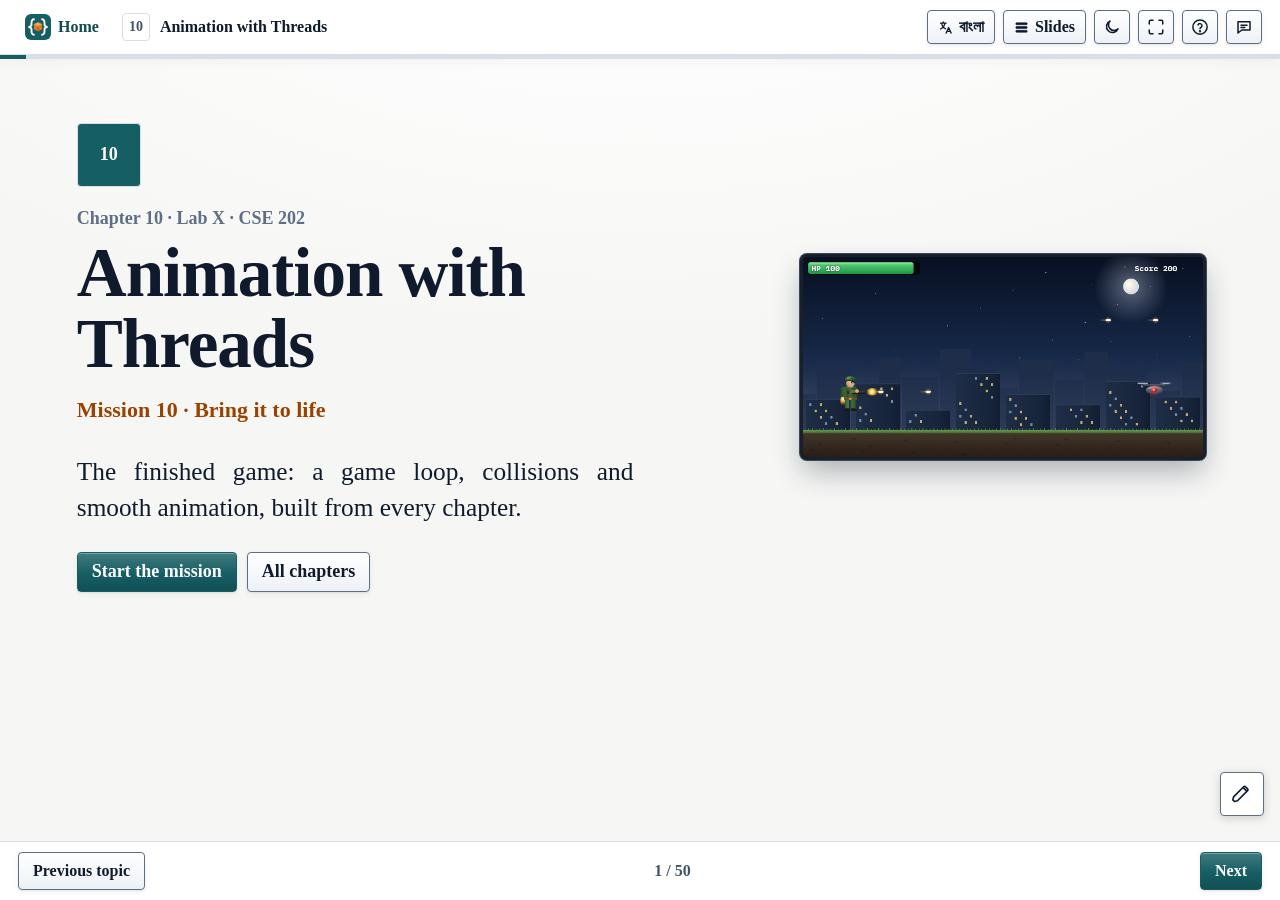
<file: labs/10-animation.html>
<!DOCTYPE html>
<html lang="en">
<head>
<meta charset="utf-8">
<meta name="viewport" content="width=device-width, initial-scale=1">
<meta name="description" content="The finished game: a game loop, collisions and smooth animation, built from every chapter.">
<meta name="keywords" content="java animation, game loop, frame rate, worker thread, double buffering, collision detection, swing, lab, java game, game programming, cse 202, object oriented programming lab">
<meta name="author" content="Object Oriented Programming Lab Notes">
<meta name="robots" content="index, follow, max-image-preview:large">
<meta name="theme-color" content="#155E63">
<link rel="canonical" href="https://ayan-1829.github.io/CSE-202-Object-Oriented-Programming-Lab/labs/10-animation.html">
<link rel="icon" type="image/svg+xml" href="../img/logo-mark.svg">
<link rel="icon" type="image/png" sizes="32x32" href="../img/favicon-32.png">
<link rel="icon" type="image/png" sizes="16x16" href="../img/favicon-16.png">
<link rel="apple-touch-icon" href="../img/apple-touch-icon.png">
<link rel="manifest" href="../site.webmanifest">
<meta property="og:type" content="article">
<meta property="og:site_name" content="Object Oriented Programming Lab (CSE 202)">
<meta property="og:title" content="Chapter 10: Animation with Threads | OOP Lab (CSE 202)">
<meta property="og:description" content="The finished game: a game loop, collisions and smooth animation, built from every chapter.">
<meta property="og:url" content="https://ayan-1829.github.io/CSE-202-Object-Oriented-Programming-Lab/labs/10-animation.html">
<meta property="og:locale" content="en_US">
<meta property="og:image" content="https://ayan-1829.github.io/CSE-202-Object-Oriented-Programming-Lab/img/og/10-animation.png?v=2">
<meta property="og:image:type" content="image/png">
<meta property="og:image:width" content="1200">
<meta property="og:image:height" content="630">
<meta property="og:image:alt" content="Chapter 10 of 10: Animation with Threads – CSE 202 Object Oriented Programming Lab">
<meta name="twitter:card" content="summary_large_image">
<meta name="twitter:title" content="Chapter 10: Animation with Threads | OOP Lab (CSE 202)">
<meta name="twitter:description" content="The finished game: a game loop, collisions and smooth animation, built from every chapter.">
<meta name="twitter:image" content="https://ayan-1829.github.io/CSE-202-Object-Oriented-Programming-Lab/img/og/10-animation.png?v=2">
<meta name="twitter:image:alt" content="Chapter 10 of 10: Animation with Threads – CSE 202 Object Oriented Programming Lab">
<script type="application/ld+json">{"@context": "https://schema.org", "@type": "LearningResource", "name": "Animation with Threads", "description": "The finished game: a game loop, collisions and smooth animation, built from every chapter.", "position": 10, "educationalLevel": "Undergraduate", "learningResourceType": "Lab session slides", "inLanguage": "en", "numberOfItems": 50, "isAccessibleForFree": true, "url": "https://ayan-1829.github.io/CSE-202-Object-Oriented-Programming-Lab/labs/10-animation.html", "image": "https://ayan-1829.github.io/CSE-202-Object-Oriented-Programming-Lab/img/og/10-animation.png", "isPartOf": {"@type": "Course", "name": "Object Oriented Programming Lab", "courseCode": "CSE 202", "url": "https://ayan-1829.github.io/CSE-202-Object-Oriented-Programming-Lab/"}}</script>
<title>Chapter 10: Animation with Threads | OOP Lab (CSE 202)</title>
<link rel="preconnect" href="https://fonts.googleapis.com">
<link rel="preconnect" href="https://fonts.gstatic.com" crossorigin>
<link href="https://fonts.googleapis.com/css2?family=IBM+Plex+Mono:wght@400;500;600&display=swap" rel="stylesheet">
<link rel="stylesheet" href="../css/style.css">
<link rel="stylesheet" href="../css/lab.css">
<link rel="stylesheet" href="../css/game.css">
</head>
<body class="deck-page">
<div class="sr-only" id="live" aria-live="polite"></div>
<header class="deck-bar">
  <a class="home-link" href="../index.html" aria-label="Home: all chapters"><img src="../img/logo-mark.svg" alt="" width="26" height="26"><span>Home</span></a>
  <div class="deck-title"><span class="badge">10</span><span>Animation with Threads</span></div>
  <div class="deck-actions">
    <button type="button" class="btn sm" id="btn-menu" aria-expanded="false" aria-controls="slide-menu" aria-label="Slides"><svg class="btn-ic" viewBox="0 0 24 24" fill="currentColor" stroke="none" aria-hidden="true"><rect x="3" y="4.5" width="18" height="3" rx="1"></rect><rect x="3" y="10.5" width="18" height="3" rx="1"></rect><rect x="3" y="16.5" width="18" height="3" rx="1"></rect></svg><span>Slides</span></button>
    <button type="button" class="btn sm" id="btn-theme" aria-pressed="false" aria-label="Toggle dark mode"><svg class="btn-ic" viewBox="0 0 24 24" fill="none" stroke-width="2" stroke-linecap="round" stroke-linejoin="round" aria-hidden="true"><path d="M20 14.5A8 8 0 1 1 9.5 4a6.5 6.5 0 0 0 10.5 10.5Z"></path></svg><span>Dark mode</span></button>
    <button type="button" class="btn sm" id="btn-fs" aria-pressed="false" aria-label="Full screen"><svg class="btn-ic" viewBox="0 0 24 24" fill="none" stroke-width="2" stroke-linecap="round" stroke-linejoin="round" aria-hidden="true"><path d="M8 3H5a2 2 0 0 0-2 2v3M16 3h3a2 2 0 0 1 2 2v3M8 21H5a2 2 0 0 1-2-2v-3M16 21h3a2 2 0 0 0 2-2v-3"></path></svg><span>Full screen</span></button>
  </div>
</header>
<div class="deck-progress"><i id="progress-fill"></i></div>
<main class="deck" id="deck">
<section class="slide title-slide" data-title="Animation with Threads" aria-label="Animation with Threads" tabindex="-1"><div class="slide-inner">
<div class="topic-art g-title-art" data-demo="g-title" data-ch="10" aria-hidden="true"></div>
<span class="badge big">10</span>
<p class="kicker">Chapter 10 · Lab X · CSE 202</p>
<h1>Animation with Threads</h1>
<p class="g-mission">Mission 10 · Bring it to life</p>
<p class="lead">The finished game: a game loop, collisions and smooth animation, built from every chapter.</p>
<div class="row"><a class="btn pri" href="#s=2">Start the mission</a><a class="btn" href="../index.html">All chapters</a></div>
</div></section>
<section class="slide " data-title="Your mission" aria-label="Your mission" tabindex="-1"><div class="slide-inner">
<p class="kicker">Mission 10 · Bring it to life</p><h2>Your mission</h2><div class="hook"><p class="q">In Chapter 9 the drones only move when you press a key, like statues that shuffle when you blink. Today they fly on their own.</p><p>A separate <b>thread</b> runs the <b>game loop</b>: update everything, check collisions, <code>repaint()</code>, sleep 16 ms — sixty times a second. Each frame is a slightly different picture, and that is <b>animation</b>.</p></div>
</div></section>
<section class="slide " data-title="Chapter at a glance" aria-label="Chapter at a glance" tabindex="-1"><div class="slide-inner">
<p class="kicker">Chapter 10 of 10</p><h2>Chapter at a glance</h2><div class="cols wl"><div><h3>After this chapter you can</h3><ul class=""><li>Explain frame-based animation and the game loop</li><li>Run the loop on a worker thread and paint on the Event Dispatch Thread</li><li>Share the game objects safely between the two threads</li><li>Detect collisions with Rectangle.intersects</li><li>Explain double buffering</li><li>Read and extend the complete Code Commando program</li></ul></div>
<div><h3>Before you start</h3><ul class=""><li>Every earlier chapter: this one uses classes, inheritance, abstract classes, threads, synchronization and Swing</li></ul></div></div>
<p class="note-line"><b>What is marked:</b> the 3 lab tasks (show them during the lab) and the 2 report exercises. The game tasks are practice.</p>
</div></section>
<section class="slide " data-title="Contents" aria-label="Contents" tabindex="-1"><div class="slide-inner">
<p class="kicker">Chapter 10 of 10</p><h2>Contents</h2><p class="muted">Select a part to jump to it.</p><ol class="outline-list"><li><a href="#s=5">Today’s build: the game program</a></li><li><a href="#s=6">The topics: the idea, then the game</a></li><li><a href="#s=35">Run the game</a></li><li><a href="#s=36">Game practice tasks</a></li><li><a href="#s=39">Lab tasks</a></li><li><a href="#s=44">Lab report exercises</a></li><li><a href="#s=47">Viva questions and quiz</a></li></ol>
</div></section>
<section class="slide " data-title="Today’s build" aria-label="Today’s build" tabindex="-1"><div style="zoom:0.95;" class="slide-inner">
<p class="kicker">Build the game · Chapter 10</p><h2>Today’s build</h2><ul class="pts"><li>Ten files: the abstract <code>GameObject</code> with <code>Player</code>, <code>Bullet</code>, <code>Explosion</code> and the abstract <code>Enemy</code> (<code>Drone</code>, <code>Tank</code>). <code>GamePanel</code> runs the loop, <code>CodeCommando</code> opens the window, <code>Sprites</code> comes from Chapter 9.</li></ul>
<div class="cols wl"><div><h3>What the program does</h3><ol class="flow"><li>Open the window and start the GameLoop thread</li><li>Each frame: move the player from the keys, fire when Space is held</li><li>Spawn a drone or a tank now and then, faster as the score grows</li><li>Move every enemy, bullet and explosion</li><li>Check bullets against enemies and the player, and enemies against the player</li><li>Remove finished objects; GAME OVER at 0 HP; R restarts</li></ol></div><div><h3>Files</h3><ul class="g-files"><li><code>GameObject.java</code> <span class="muted">(30 lines)</span></li><li><code>Bullet.java</code> <span class="muted">(27 lines)</span></li><li><code>Player.java</code> <span class="muted">(47 lines)</span></li><li><code>Enemy.java</code> <span class="muted">(35 lines)</span></li><li><code>Drone.java</code> <span class="muted">(24 lines)</span></li><li><code>Tank.java</code> <span class="muted">(30 lines)</span></li><li><code>GamePanel.java</code> <span class="muted">(213 lines)</span></li><li><code>Explosion.java</code> <span class="muted">(22 lines)</span></li><li><code>Sprites.java</code> <span class="muted">(112 lines)</span></li><li><code>CodeCommando.java</code> <span class="muted">(19 lines)</span></li></ul><p class="muted">559 lines in all. Each topic below shows the part of the program that uses it.</p></div></div>
</div></section>
<section class="slide " data-title="The finished game" aria-label="The finished game" tabindex="-1"><div class="slide-inner">
<p class="kicker">Topic 1 of 6 · in the game</p><h2>The finished game</h2><div data-demo="g-play"></div><ul class="pts pts-row"><li>Click the game, then move with the arrow keys and fire with Space.</li><li>Drones are worth 100 points, tanks 300 (they take three hits).</li><li>R restarts after GAME OVER.</li></ul>
</div></section>
<section class="slide " data-title="GameObject: the abstract base" aria-label="GameObject: the abstract base" tabindex="-1"><div class="slide-inner">
<p class="kicker">Topic 1 of 6 · our game program · 1 of 10 · <span class="walk-file">GameObject.java</span></p><h2>GameObject: the abstract base</h2><div class="walk-side g-walk"><pre class="code walk-code">// Everything on screen: it has a box, moves every frame and draws itself
public abstract class GameObject {
    protected double x, y;                  // top-left corner of the box
    protected final int w, h;               // size of the box
    protected boolean active = true;        // false = remove it next frame

    public GameObject(double x, double y, int w, int h) {
        this.x = x;
        this.y = y;
        this.w = w;
        this.h = h;
    }

    public abstract void update();
    public abstract void draw(Graphics2D g);</pre><ul class="walk-notes"><li>A box (x, y, w, h), an active flag, and two abstract methods.</li></ul></div>
</div></section>
<section class="slide " data-title="Bullet" aria-label="Bullet" tabindex="-1"><div style="zoom:0.91;" class="slide-inner">
<p class="kicker">Topic 1 of 6 · our game program · 2 of 10 · <span class="walk-file">Bullet.java</span></p><h2>Bullet</h2><div class="walk-side g-walk"><pre class="code walk-code wide">public class Bullet extends GameObject {
    private final double speed;             // pixels per frame; negative flies left
    private final boolean fromEnemy;

    public Bullet(double x, double y, double speed, boolean fromEnemy) {
        super(x - 5, y - 2, 10, 4);
        this.speed = speed;
        this.fromEnemy = fromEnemy;
    }

    @Override
    public void update() {
        x += speed;
        if (x &lt; -20 || x &gt; GamePanel.W + 20) {
            destroy();                      // left the screen
        }
    }

    @Override
    public void draw(Graphics2D g) {
        Sprites.drawBullet(g, (int) x + 5, (int) y + 2, fromEnemy);
    }

    public boolean isFromEnemy() { return fromEnemy; }
}</pre><ul class="walk-notes"><li>Moves by speed every frame; leaves the screen and is destroyed.</li></ul></div>
</div></section>
<section class="slide " data-title="Player: moving" aria-label="Player: moving" tabindex="-1"><div class="slide-inner">
<p class="kicker">Topic 1 of 6 · our game program · 3 of 10 · <span class="walk-file">Player.java</span></p><h2>Player: moving</h2><div class="walk-side g-walk"><pre class="code walk-code">public class Player extends GameObject {
    private int health = 100;
    private int cooldown = 0;               // frames until the next shot
    private int flash = 0;                  // frames to show the muzzle flash

    public Player(double x, double groundY) {
        super(x, groundY - 66, 40, 66);
    }

    // dx, dy come from the arrow keys: -1, 0 or +1
    public void move(int dx, int dy) {
        x = Math.max(10, Math.min(GamePanel.W / 2.0, x + dx * 4));
        y = Math.max(90, Math.min(GamePanel.GROUND - h, y + dy * 4));
    }</pre><ul class="walk-notes"><li>move() keeps the player in the left half of the arena.</li></ul></div>
</div></section>
<section class="slide " data-title="Player: the rifle" aria-label="Player: the rifle" tabindex="-1"><div class="slide-inner">
<p class="kicker">Topic 1 of 6 · our game program · 4 of 10 · <span class="walk-file">Player.java</span></p><h2>Player: the rifle</h2><div class="walk-side g-walk"><pre class="code walk-code">@Override
public void update() {
    if (cooldown &gt; 0) cooldown--;
    if (flash &gt; 0) flash--;
}

// Returns a new bullet, or null while the rifle is cooling down
public Bullet tryShoot() {
    if (cooldown &gt; 0) {
        return null;
    }
    cooldown = 10;
    flash = 3;
    return new Bullet(x + w / 2.0 + 40, y + h - 36, 9, false);
}</pre><ul class="walk-notes"><li>A cooldown stops the rifle firing every frame.</li><li>tryShoot() returns null while it cools down.</li></ul></div>
</div></section>
<section class="slide " data-title="Player: damage and drawing" aria-label="Player: damage and drawing" tabindex="-1"><div class="slide-inner">
<p class="kicker">Topic 1 of 6 · our game program · 5 of 10 · <span class="walk-file">Player.java</span></p><h2>Player: damage and drawing</h2><div class="walk-side g-walk"><pre class="code walk-code">public void takeDamage(int amount) {
    health = Math.max(0, health - amount);
    if (health == 0) {
        destroy();
    }
}

public int getHealth() { return health; }

@Override
public void draw(Graphics2D g) {
    Sprites.drawCommando(g, (int) x + w / 2, (int) y + h, flash &gt; 0);
}</pre><ul class="walk-notes"><li>At 0 HP the player is destroyed, which ends the game.</li></ul></div>
</div></section>
<section class="slide " data-title="Enemy: the abstract middle class" aria-label="Enemy: the abstract middle class" tabindex="-1"><div class="slide-inner">
<p class="kicker">Topic 1 of 6 · our game program · 6 of 10 · <span class="walk-file">Enemy.java</span></p><h2>Enemy: the abstract middle class</h2><pre class="code walk-code wide">// Shared enemy behaviour; each kind decides how it moves, looks and fights
public abstract class Enemy extends GameObject {
    protected int health;
    protected final int points;
    protected final int touchDamage;

    public Enemy(double x, double y, int w, int h, int health, int points, int touchDamage) {
        super(x, y, w, h);
        this.health = health;
        this.points = points;
        this.touchDamage = touchDamage;
    }</pre><ul class="walk-notes"><li>Health, points and touch damage for every enemy.</li></ul>
</div></section>
<section class="slide " data-title="Enemy: hits, shots and leaving the screen" aria-label="Enemy: hits, shots and leaving the screen" tabindex="-1"><div class="slide-inner">
<p class="kicker">Topic 1 of 6 · our game program · 7 of 10 · <span class="walk-file">Enemy.java</span></p><h2>Enemy: hits, shots and leaving the screen</h2><div class="walk-side g-walk"><pre class="code walk-code">public void takeHit() {
    health--;
    if (health &lt;= 0) {
        destroy();
    }
}

// Most enemies never shoot; Tank overrides this
public Bullet tryShoot() {
    return null;
}

public int getPoints()      { return points; }
public int getTouchDamage() { return touchDamage; }

@Override
public void update() {
    if (x + w &lt; 0) {
        active = false;                 // flew past the player: gone, no points
    }
}</pre><ul class="walk-notes"><li>Most enemies never shoot: tryShoot() returns null.</li><li>An enemy that flies past is removed without points.</li></ul></div>
</div></section>
<section class="slide " data-title="Drone" aria-label="Drone" tabindex="-1"><div class="slide-inner">
<p class="kicker">Topic 1 of 6 · our game program · 8 of 10 · <span class="walk-file">Drone.java</span></p><h2>Drone</h2><div class="walk-side g-walk"><pre class="code walk-code">public class Drone extends Enemy {
    private final double baseY;
    private int age = 0;

    public Drone(double x, double y) {
        super(x, y, 60, 22, 1, 100, 15);    // one hit destroys it
        baseY = y;
    }

    @Override
    public void update() {
        age++;
        x -= 2.6;
        y = baseY + Math.sin(age / 12.0) * 18;   // bobs up and down
        super.update();
    }

    @Override
    public void draw(Graphics2D g) {
        Sprites.drawDrone(g, (int) x + w / 2, (int) y + 14);
    }
}</pre><ul class="walk-notes"><li>A drone bobs on a sine wave while it flies left.</li></ul></div>
</div></section>
<section class="slide " data-title="Tank" aria-label="Tank" tabindex="-1"><div class="slide-inner">
<p class="kicker">Topic 1 of 6 · our game program · 9 of 10 · <span class="walk-file">Tank.java</span></p><h2>Tank</h2><div class="walk-side g-walk"><pre class="code walk-code">public class Tank extends Enemy {
    private int reload = 60;

    public Tank(double x) {
        super(x, GamePanel.GROUND - 40, 80, 40, 3, 300, 30);   // takes 3 hits
    }

    @Override
    public void update() {
        x -= 1.1;
        if (reload &gt; 0) reload--;
        super.update();
    }</pre><ul class="walk-notes"><li>Slow, and three hits to destroy.</li><li>It counts down a reload timer every frame.</li></ul></div>
</div></section>
<section class="slide " data-title="Tank: firing shells" aria-label="Tank: firing shells" tabindex="-1"><div class="slide-inner">
<p class="kicker">Topic 1 of 6 · our game program · 10 of 10 · <span class="walk-file">Tank.java</span></p><h2>Tank: firing shells</h2><div class="walk-side g-walk"><pre class="code walk-code wide">@Override
public Bullet tryShoot() {
    if (reload &gt; 0 || x &gt; GamePanel.W - 40) {
        return null;
    }
    reload = 110;
    return new Bullet(x, y + 6, -5, true);  // a shell from the cannon, flying left
}

@Override
public void draw(Graphics2D g) {
    Sprites.drawTank(g, (int) x + 10, (int) y + h);
}</pre><ul class="walk-notes"><li>It overrides tryShoot() to fire a shell once the reload is done.</li></ul></div>
</div></section>
<section class="slide " data-title="The game loop" aria-label="The game loop" tabindex="-1"><div class="slide-inner">
<p class="kicker">Topic 2 of 6</p><h2>The game loop</h2><div class="g-codeside g-topic"><div><div class="kicker g-wk"><div class="walk-file">GamePanel.java</div><div>·</div><div>Starting and stopping the loop</div></div><pre class="code small-code">public void start() {
    running = true;
    gameThread = new Thread(this, &quot;GameLoop&quot;);
    gameThread.start();
}

public void stop() {
    running = false;
}</pre></div><ul class="pts"><li>A game repeats one cycle many times a second: <b>update</b>, <b>draw</b>, <b>wait</b>.</li><li>Update moves things; draw shows them; the wait (about 16 ms) gives 60 frames per second.</li><li>In the game it runs on its own thread, about 60 times a second.</li><li>start() creates the GameLoop thread.</li></ul></div>
</div></section>
<section class="slide " data-title="The game loop" aria-label="The game loop" tabindex="-1"><div class="slide-inner">
<p class="kicker">Topic 2 of 6 · in the game</p><h2>The game loop</h2><div data-demo="g-loop"></div>
</div></section>
<section class="slide " data-title="The game loop" aria-label="The game loop" tabindex="-1"><div class="slide-inner">
<p class="kicker">Topic 2 of 6 · our game program · 1 of 3 · <span class="walk-file">GamePanel.java</span></p><h2>The game loop</h2><div class="walk-side g-walk"><pre class="code walk-code">// The game loop: update, then repaint, then sleep until the next frame
@Override
public void run() {
    while (running) {
        long begin = System.currentTimeMillis();
        synchronized (lock) {
            update();
        }
        repaint();
        long wait = 16 - (System.currentTimeMillis() - begin);
        try {
            Thread.sleep(Math.max(2, wait));
        } catch (InterruptedException e) {
            return;
        }
    }
}</pre><ul class="walk-notes"><li>update() runs while holding the lock; repaint() asks the EDT to draw.</li><li>The sleep time subtracts the time the frame already took.</li></ul></div>
</div></section>
<section class="slide " data-title="update(): the player" aria-label="update(): the player" tabindex="-1"><div class="slide-inner">
<p class="kicker">Topic 2 of 6 · our game program · 2 of 3 · <span class="walk-file">GamePanel.java</span></p><h2>update(): the player</h2><div class="walk-side g-walk"><pre class="code walk-code wide">private void update() {
    if (gameOver) {
        if (restart) {
            restart = false;
            newGame();
        }
        return;
    }
    frame++;

    // 1. the player
    player.move((right ? 1 : 0) - (left ? 1 : 0), (down ? 1 : 0) - (up ? 1 : 0));
    player.update();
    if (firing) {
        Bullet b = player.tryShoot();
        if (b != null) bullets.add(b);
    }</pre><ul class="walk-notes"><li>After GAME OVER, update() only waits for R.</li><li>The key flags become a direction and a trigger.</li></ul></div>
</div></section>
<section class="slide " data-title="update(): spawning and moving" aria-label="update(): spawning and moving" tabindex="-1"><div class="slide-inner">
<p class="kicker">Topic 2 of 6 · our game program · 3 of 3 · <span class="walk-file">GamePanel.java</span></p><h2>update(): spawning and moving</h2><div class="walk-side g-walk"><pre class="code walk-code">// 2. new enemies, a little faster as the score grows
spawnTimer--;
if (spawnTimer &lt;= 0) {
    if (random.nextInt(4) == 0) {
        enemies.add(new Tank(W + 10));
    } else {
        enemies.add(new Drone(W + 10, 90 + random.nextInt(170)));
    }
    spawnTimer = Math.max(30, 80 - score / 200);
}

// 3. move everything
for (Enemy e : enemies) {
    e.update();
    Bullet shell = e.tryShoot();
    if (shell != null) bullets.add(shell);
}
for (Bullet b : bullets) b.update();
for (Explosion x : explosions) x.update();</pre><ul class="walk-notes"><li>The spawn timer gets shorter as the score grows.</li><li>Each enemy may return a shell.</li></ul></div>
</div></section>
<section class="slide " data-title="Two threads sharing data" aria-label="Two threads sharing data" tabindex="-1"><div class="slide-inner">
<p class="kicker">Topic 3 of 6</p><h2>Two threads sharing data</h2><div class="g-ingame"><div>In the game:</div><div>Two threads: the loop and the EDT</div></div><div class="g-codeside"><pre class="code small-code">public void run() {                       // the game thread
    while (running) {
        synchronized (lock) {
            update();                     // changes the lists
        }
        repaint();                        // the EDT will paint
        Thread.sleep(16);
    }
}

protected void paintComponent(Graphics g0) {   // the EDT
    synchronized (lock) {
        // draw every object
    }
}</pre><ul class="pts"><li>One thread runs the loop; the Swing thread handles keys and painting.</li><li>A flag one thread writes and another reads should be <code>volatile</code>, so the change is seen at once.</li><li>In the game: the key flags and the running flag are volatile.</li><li>The game thread changes the objects; the EDT draws them.</li></ul></div>
</div></section>
<section class="slide " data-title="GamePanel: state shared by two threads" aria-label="GamePanel: state shared by two threads" tabindex="-1"><div style="zoom:0.97;" class="slide-inner">
<p class="kicker">Topic 3 of 6 · our game program · 1 of 3 · <span class="walk-file">GamePanel.java</span></p><h2>GamePanel: state shared by two threads</h2><div class="walk-side g-walk"><pre class="code walk-code wide">public class GamePanel extends JPanel implements Runnable, KeyListener {
    public static final int W = 760, H = 380, GROUND = 330;

    private final Object lock = new Object();           // guards the lists below
    private final ArrayList&lt;Enemy&gt; enemies = new ArrayList&lt;&gt;();
    private final ArrayList&lt;Bullet&gt; bullets = new ArrayList&lt;&gt;();
    private final ArrayList&lt;Explosion&gt; explosions = new ArrayList&lt;&gt;();
    private final Random random = new Random();
    private Player player;
    private int score, frame, spawnTimer;
    private boolean gameOver;

    // Written by the Event Dispatch Thread, read by the game thread
    private volatile boolean left, right, up, down, firing, restart;
    private volatile boolean running;
    private Thread gameThread;

    public GamePanel() {
        setPreferredSize(new Dimension(W, H));
        setFocusable(true);
        addKeyListener(this);
        newGame();
    }</pre><ul class="walk-notes"><li><code>lock</code> guards the lists.</li><li>The key flags are volatile.</li></ul></div>
</div></section>
<section class="slide " data-title="Keys: flags for the game thread" aria-label="Keys: flags for the game thread" tabindex="-1"><div style="zoom:0.94;" class="slide-inner">
<p class="kicker">Topic 3 of 6 · our game program · 2 of 3 · <span class="walk-file">GamePanel.java</span></p><h2>Keys: flags for the game thread</h2><div class="walk-side g-walk"><pre class="code walk-code">@Override
public void keyPressed(KeyEvent e) {
    setKey(e.getKeyCode(), true);
}

@Override
public void keyReleased(KeyEvent e) {
    setKey(e.getKeyCode(), false);
}

private void setKey(int code, boolean down) {
    switch (code) {
        case KeyEvent.VK_LEFT:  left = down; break;
        case KeyEvent.VK_RIGHT: right = down; break;
        case KeyEvent.VK_UP:    up = down; break;
        case KeyEvent.VK_DOWN:  this.down = down; break;
        case KeyEvent.VK_SPACE: firing = down; break;
        case KeyEvent.VK_R:     if (down) restart = true; break;
        default: break;
    }
}

@Override
public void keyTyped(KeyEvent e) { }</pre><ul class="walk-notes"><li>The EDT only sets flags; the game thread reads them every frame.</li></ul></div>
</div></section>
<section class="slide " data-title="Keys and main" aria-label="Keys and main" tabindex="-1"><div class="slide-inner">
<p class="kicker">Topic 3 of 6 · our game program · 3 of 3 · <span class="walk-file">CodeCommando.java</span></p><h2>Keys and main</h2><div class="walk-side g-walk"><pre class="code walk-code">public class CodeCommando {
    public static void main(String[] args) {
        SwingUtilities.invokeLater(() -&gt; {
            JFrame window = new JFrame(&quot;Code Commando&quot;);
            GamePanel game = new GamePanel();
            window.setDefaultCloseOperation(JFrame.EXIT_ON_CLOSE);
            window.add(game);
            window.pack();
            window.setResizable(false);
            window.setLocationRelativeTo(null);
            window.setVisible(true);
            game.requestFocusInWindow();
            game.start();                   // the game thread begins here
        });
    }
}</pre><ul class="walk-notes"><li>The window is built on the EDT; then the game thread starts.</li></ul></div>
</div></section>
<section class="slide " data-title="Collision detection" aria-label="Collision detection" tabindex="-1"><div class="slide-inner">
<p class="kicker">Topic 4 of 6</p><h2>Collision detection</h2><div class="g-ingame"><div>In the game:</div><div>Collisions</div></div><div class="g-codeside g-topic"><div><div class="kicker g-wk"><div class="walk-file">GameObject.java</div><div>·</div><div>GameObject: boxes and collisions</div></div><pre class="code small-code">public Rectangle getBounds() {
    return new Rectangle((int) x, (int) y, w, h);
}

public boolean collidesWith(GameObject other) {
    return getBounds().intersects(other.getBounds());
}

public boolean isActive() { return active; }
public void destroy()     { active = false; }</pre></div><ul class="pts"><li>Give every object a <b>bounding box</b>: a rectangle around it.</li><li>Two objects touch when their boxes overlap: <code>a.intersects(b)</code>.</li><li><code>java.awt.Rectangle</code> takes x, y, width, height.</li><li><code>collidesWith</code> is the whole collision test.</li></ul></div>
</div></section>
<section class="slide " data-title="Collisions" aria-label="Collisions" tabindex="-1"><div class="slide-inner">
<p class="kicker">Topic 4 of 6 · in the game</p><h2>Collisions</h2><div data-demo="g-collide"></div>
</div></section>
<section class="slide " data-title="update(): bullets hit things" aria-label="update(): bullets hit things" tabindex="-1"><div class="slide-inner">
<p class="kicker">Topic 4 of 6 · our game program · 1 of 2 · <span class="walk-file">GamePanel.java</span></p><h2>update(): bullets hit things</h2><div class="walk-side g-walk"><pre class="code walk-code">// 4. collisions
for (Bullet b : bullets) {
    if (!b.isActive()) continue;
    if (b.isFromEnemy()) {
        if (b.collidesWith(player)) {
            b.destroy();
            player.takeDamage(20);
        }
        continue;
    }
    for (Enemy e : enemies) {
        if (e.isActive() &amp;&amp; b.collidesWith(e)) {
            b.destroy();
            e.takeHit();
            if (!e.isActive()) {
                score += e.getPoints();
                explosions.add(new Explosion(e.x + e.w / 2.0, e.y + e.h / 2.0));
            }
            break;
        }
    }
}</pre><ul class="walk-notes"><li>Enemy shells hurt the player; player bullets hurt enemies.</li><li>A destroyed enemy adds points and an explosion.</li></ul></div>
</div></section>
<section class="slide " data-title="update(): crashes and clean-up" aria-label="update(): crashes and clean-up" tabindex="-1"><div class="slide-inner">
<p class="kicker">Topic 4 of 6 · our game program · 2 of 2 · <span class="walk-file">GamePanel.java</span></p><h2>update(): crashes and clean-up</h2><div class="walk-side g-walk"><pre class="code walk-code">    // enemies that crash into the player
    for (Enemy e : enemies) {
        if (e.isActive() &amp;&amp; e.collidesWith(player)) {
            e.destroy();
            player.takeDamage(e.getTouchDamage());
            explosions.add(new Explosion(e.x + e.w / 2.0, e.y + e.h / 2.0));
        }
    }

    // 5. remove what is finished
    enemies.removeIf(e -&gt; !e.isActive());
    bullets.removeIf(b -&gt; !b.isActive());
    explosions.removeIf(x -&gt; !x.isActive());
    if (!player.isActive()) {
        gameOver = true;
    }
}</pre><ul class="walk-notes"><li><code>removeIf</code> drops everything that is no longer active.</li><li>At 0 HP the game is over.</li></ul></div>
</div></section>
<section class="slide " data-title="Double buffering" aria-label="Double buffering" tabindex="-1"><div class="slide-inner">
<p class="kicker">Topic 5 of 6</p><h2>Double buffering</h2><div class="g-ingame"><div>In the game:</div><div>Double buffering and smooth animation</div></div><ul class="pts"><li>Draw the whole frame on a hidden image first, then copy it to the screen in one go.</li><li>The viewer never sees a half-drawn frame, so nothing flickers.</li><li>Swing’s <code>JPanel</code> does this for you, so the game does not flicker.</li><li>Drawing straight onto the screen can flicker: you see half-finished frames.</li></ul>
</div></section>
<section class="slide " data-title="Painting" aria-label="Painting" tabindex="-1"><div class="slide-inner">
<p class="kicker">Topic 5 of 6 · our game program · 1 of 2 · <span class="walk-file">GamePanel.java</span></p><h2>Painting</h2><div class="walk-side g-walk"><pre class="code walk-code wide">@Override
protected void paintComponent(Graphics g0) {
    super.paintComponent(g0);
    Graphics2D g = (Graphics2D) g0;
    g.setRenderingHint(RenderingHints.KEY_ANTIALIASING, RenderingHints.VALUE_ANTIALIAS_ON);
    synchronized (lock) {               // never draw while the game thread changes the lists
        Sprites.drawBackground(g, W, H, GROUND);
        for (Enemy e : enemies) e.draw(g);
        for (Bullet b : bullets) b.draw(g);
        if (player.isActive()) player.draw(g);
        for (Explosion x : explosions) x.draw(g);
        drawHud(g);
    }
}</pre><ul class="walk-notes"><li>Painting holds the same lock as update().</li></ul></div>
</div></section>
<section class="slide " data-title="The HUD" aria-label="The HUD" tabindex="-1"><div class="slide-inner">
<p class="kicker">Topic 5 of 6 · our game program · 2 of 2 · <span class="walk-file">GamePanel.java</span></p><h2>The HUD</h2><div class="walk-side g-walk"><pre class="code walk-code wide">private void drawHud(Graphics2D g) {
    g.setColor(new Color(0, 0, 0, 120));
    g.fillRect(10, 10, 210, 22);
    g.setColor(new Color(220, 60, 60));
    g.fillRect(10, 10, player.getHealth() * 2, 22);
    g.setColor(Color.WHITE);
    g.setFont(new Font(&quot;SansSerif&quot;, Font.BOLD, 16));
    g.drawString(&quot;HP &quot; + player.getHealth(), 16, 27);
    g.drawString(&quot;Score &quot; + score, W - 130, 27);
    if (gameOver) {
        g.setFont(new Font(&quot;SansSerif&quot;, Font.BOLD, 40));
        g.drawString(&quot;GAME OVER&quot;, W / 2 - 120, H / 2 - 10);
        g.setFont(new Font(&quot;SansSerif&quot;, Font.PLAIN, 18));
        g.drawString(&quot;Score &quot; + score + &quot;  -  press R to play again&quot;, W / 2 - 150, H / 2 + 24);
    }
}</pre><ul class="walk-notes"><li>The health bar is 2 pixels per HP.</li></ul></div>
</div></section>
<section class="slide " data-title="How the whole course fits together (in code)" aria-label="How the whole course fits together (in code)" tabindex="-1"><div class="slide-inner">
<p class="kicker">Topic 6 of 6 · in the game, in code</p><h2>How the whole course fits together</h2><div class="scrollx"><table class="doc"><thead><tr><th>Chapter</th><th>Where it is in the game</th></tr></thead><tbody><tr><td>1 Variables, loops</td><td>health, score, the while (running) loop</td></tr><tr><td>2–3 Classes, constructors</td><td>Player, Bullet, Drone, Tank objects</td></tr><tr><td>4 Inheritance</td><td>Drone and Tank extend Enemy, Enemy extends GameObject</td></tr><tr><td>5 Abstract classes</td><td>GameObject with abstract update() and draw()</td></tr><tr><td>6 Exceptions</td><td>InterruptedException in the loop</td></tr><tr><td>7 Threads</td><td>the GameLoop thread</td></tr><tr><td>8 Synchronization</td><td>the lock shared by update() and paintComponent()</td></tr><tr><td>9 Swing</td><td>GamePanel, keys, Graphics drawing</td></tr></tbody></table></div>
</div></section>
<section class="slide " data-title="The complete game program" aria-label="The complete game program" tabindex="-1"><div style="zoom:0.94;" class="slide-inner">
<p class="kicker">Build the game · 10 files</p><h2>The complete game program</h2><div class="codeview"><pre class="code small-code" data-file="GameObject.java">import java.awt.Graphics2D;
import java.awt.Rectangle;

// Everything on screen: it has a box, moves every frame and draws itself
public abstract class GameObject {
    protected double x, y;                  // top-left corner of the box
    protected final int w, h;               // size of the box
    protected boolean active = true;        // false = remove it next frame

    public GameObject(double x, double y, int w, int h) {
        this.x = x;
        this.y = y;
        this.w = w;
        this.h = h;
    }

    public abstract void update();
    public abstract void draw(Graphics2D g);

    public Rectangle getBounds() {
        return new Rectangle((int) x, (int) y, w, h);
    }

    public boolean collidesWith(GameObject other) {
        return getBounds().intersects(other.getBounds());
    }

    public boolean isActive() { return active; }
    public void destroy()     { active = false; }
}</pre><pre class="code small-code" data-file="Bullet.java">import java.awt.Graphics2D;

public class Bullet extends GameObject {
    private final double speed;             // pixels per frame; negative flies left
    private final boolean fromEnemy;

    public Bullet(double x, double y, double speed, boolean fromEnemy) {
        super(x - 5, y - 2, 10, 4);
        this.speed = speed;
        this.fromEnemy = fromEnemy;
    }

    @Override
    public void update() {
        x += speed;
        if (x &lt; -20 || x &gt; GamePanel.W + 20) {
            destroy();                      // left the screen
        }
    }

    @Override
    public void draw(Graphics2D g) {
        Sprites.drawBullet(g, (int) x + 5, (int) y + 2, fromEnemy);
    }

    public boolean isFromEnemy() { return fromEnemy; }
}</pre><pre class="code small-code" data-file="Player.java">import java.awt.Graphics2D;

public class Player extends GameObject {
    private int health = 100;
    private int cooldown = 0;               // frames until the next shot
    private int flash = 0;                  // frames to show the muzzle flash

    public Player(double x, double groundY) {
        super(x, groundY - 66, 40, 66);
    }

    // dx, dy come from the arrow keys: -1, 0 or +1
    public void move(int dx, int dy) {
        x = Math.max(10, Math.min(GamePanel.W / 2.0, x + dx * 4));
        y = Math.max(90, Math.min(GamePanel.GROUND - h, y + dy * 4));
    }

    @Override
    public void update() {
        if (cooldown &gt; 0) cooldown--;
        if (flash &gt; 0) flash--;
    }

    // Returns a new bullet, or null while the rifle is cooling down
    public Bullet tryShoot() {
        if (cooldown &gt; 0) {
            return null;
        }
        cooldown = 10;
        flash = 3;
        return new Bullet(x + w / 2.0 + 40, y + h - 36, 9, false);
    }

    public void takeDamage(int amount) {
        health = Math.max(0, health - amount);
        if (health == 0) {
            destroy();
        }
    }

    public int getHealth() { return health; }

    @Override
    public void draw(Graphics2D g) {
        Sprites.drawCommando(g, (int) x + w / 2, (int) y + h, flash &gt; 0);
    }
}</pre><pre class="code small-code" data-file="Enemy.java">// Shared enemy behaviour; each kind decides how it moves, looks and fights
public abstract class Enemy extends GameObject {
    protected int health;
    protected final int points;
    protected final int touchDamage;

    public Enemy(double x, double y, int w, int h, int health, int points, int touchDamage) {
        super(x, y, w, h);
        this.health = health;
        this.points = points;
        this.touchDamage = touchDamage;
    }

    public void takeHit() {
        health--;
        if (health &lt;= 0) {
            destroy();
        }
    }

    // Most enemies never shoot; Tank overrides this
    public Bullet tryShoot() {
        return null;
    }

    public int getPoints()      { return points; }
    public int getTouchDamage() { return touchDamage; }

    @Override
    public void update() {
        if (x + w &lt; 0) {
            active = false;                 // flew past the player: gone, no points
        }
    }
}</pre><pre class="code small-code" data-file="Drone.java">import java.awt.Graphics2D;

public class Drone extends Enemy {
    private final double baseY;
    private int age = 0;

    public Drone(double x, double y) {
        super(x, y, 60, 22, 1, 100, 15);    // one hit destroys it
        baseY = y;
    }

    @Override
    public void update() {
        age++;
        x -= 2.6;
        y = baseY + Math.sin(age / 12.0) * 18;   // bobs up and down
        super.update();
    }

    @Override
    public void draw(Graphics2D g) {
        Sprites.drawDrone(g, (int) x + w / 2, (int) y + 14);
    }
}</pre><pre class="code small-code" data-file="Tank.java">import java.awt.Graphics2D;

public class Tank extends Enemy {
    private int reload = 60;

    public Tank(double x) {
        super(x, GamePanel.GROUND - 40, 80, 40, 3, 300, 30);   // takes 3 hits
    }

    @Override
    public void update() {
        x -= 1.1;
        if (reload &gt; 0) reload--;
        super.update();
    }

    @Override
    public Bullet tryShoot() {
        if (reload &gt; 0 || x &gt; GamePanel.W - 40) {
            return null;
        }
        reload = 110;
        return new Bullet(x, y + 6, -5, true);  // a shell from the cannon, flying left
    }

    @Override
    public void draw(Graphics2D g) {
        Sprites.drawTank(g, (int) x + 10, (int) y + h);
    }
}</pre><pre class="code small-code" data-file="GamePanel.java">import java.awt.Color;
import java.awt.Dimension;
import java.awt.Font;
import java.awt.Graphics;
import java.awt.Graphics2D;
import java.awt.RenderingHints;
import java.awt.event.KeyEvent;
import java.awt.event.KeyListener;
import java.util.ArrayList;
import java.util.Random;
import javax.swing.JPanel;

// The game: a thread updates the world about 60 times a second, Swing paints it
public class GamePanel extends JPanel implements Runnable, KeyListener {
    public static final int W = 760, H = 380, GROUND = 330;

    private final Object lock = new Object();           // guards the lists below
    private final ArrayList&lt;Enemy&gt; enemies = new ArrayList&lt;&gt;();
    private final ArrayList&lt;Bullet&gt; bullets = new ArrayList&lt;&gt;();
    private final ArrayList&lt;Explosion&gt; explosions = new ArrayList&lt;&gt;();
    private final Random random = new Random();
    private Player player;
    private int score, frame, spawnTimer;
    private boolean gameOver;

    // Written by the Event Dispatch Thread, read by the game thread
    private volatile boolean left, right, up, down, firing, restart;
    private volatile boolean running;
    private Thread gameThread;

    public GamePanel() {
        setPreferredSize(new Dimension(W, H));
        setFocusable(true);
        addKeyListener(this);
        newGame();
    }

    private void newGame() {
        synchronized (lock) {
            enemies.clear();
            bullets.clear();
            explosions.clear();
            player = new Player(70, GROUND);
            score = 0;
            frame = 0;
            spawnTimer = 0;
            gameOver = false;
        }
    }

    public void start() {
        running = true;
        gameThread = new Thread(this, &quot;GameLoop&quot;);
        gameThread.start();
    }

    public void stop() {
        running = false;
    }

    // The game loop: update, then repaint, then sleep until the next frame
    @Override
    public void run() {
        while (running) {
            long begin = System.currentTimeMillis();
            synchronized (lock) {
                update();
            }
            repaint();
            long wait = 16 - (System.currentTimeMillis() - begin);
            try {
                Thread.sleep(Math.max(2, wait));
            } catch (InterruptedException e) {
                return;
            }
        }
    }

    private void update() {
        if (gameOver) {
            if (restart) {
                restart = false;
                newGame();
            }
            return;
        }
        frame++;

        // 1. the player
        player.move((right ? 1 : 0) - (left ? 1 : 0), (down ? 1 : 0) - (up ? 1 : 0));
        player.update();
        if (firing) {
            Bullet b = player.tryShoot();
            if (b != null) bullets.add(b);
        }

        // 2. new enemies, a little faster as the score grows
        spawnTimer--;
        if (spawnTimer &lt;= 0) {
            if (random.nextInt(4) == 0) {
                enemies.add(new Tank(W + 10));
            } else {
                enemies.add(new Drone(W + 10, 90 + random.nextInt(170)));
            }
            spawnTimer = Math.max(30, 80 - score / 200);
        }

        // 3. move everything
        for (Enemy e : enemies) {
            e.update();
            Bullet shell = e.tryShoot();
            if (shell != null) bullets.add(shell);
        }
        for (Bullet b : bullets) b.update();
        for (Explosion x : explosions) x.update();

        // 4. collisions
        for (Bullet b : bullets) {
            if (!b.isActive()) continue;
            if (b.isFromEnemy()) {
                if (b.collidesWith(player)) {
                    b.destroy();
                    player.takeDamage(20);
                }
                continue;
            }
            for (Enemy e : enemies) {
                if (e.isActive() &amp;&amp; b.collidesWith(e)) {
                    b.destroy();
                    e.takeHit();
                    if (!e.isActive()) {
                        score += e.getPoints();
                        explosions.add(new Explosion(e.x + e.w / 2.0, e.y + e.h / 2.0));
                    }
                    break;
                }
            }
        }
        // enemies that crash into the player
        for (Enemy e : enemies) {
            if (e.isActive() &amp;&amp; e.collidesWith(player)) {
                e.destroy();
                player.takeDamage(e.getTouchDamage());
                explosions.add(new Explosion(e.x + e.w / 2.0, e.y + e.h / 2.0));
            }
        }

        // 5. remove what is finished
        enemies.removeIf(e -&gt; !e.isActive());
        bullets.removeIf(b -&gt; !b.isActive());
        explosions.removeIf(x -&gt; !x.isActive());
        if (!player.isActive()) {
            gameOver = true;
        }
    }

    @Override
    protected void paintComponent(Graphics g0) {
        super.paintComponent(g0);
        Graphics2D g = (Graphics2D) g0;
        g.setRenderingHint(RenderingHints.KEY_ANTIALIASING, RenderingHints.VALUE_ANTIALIAS_ON);
        synchronized (lock) {               // never draw while the game thread changes the lists
            Sprites.drawBackground(g, W, H, GROUND);
            for (Enemy e : enemies) e.draw(g);
            for (Bullet b : bullets) b.draw(g);
            if (player.isActive()) player.draw(g);
            for (Explosion x : explosions) x.draw(g);
            drawHud(g);
        }
    }

    private void drawHud(Graphics2D g) {
        g.setColor(new Color(0, 0, 0, 120));
        g.fillRect(10, 10, 210, 22);
        g.setColor(new Color(220, 60, 60));
        g.fillRect(10, 10, player.getHealth() * 2, 22);
        g.setColor(Color.WHITE);
        g.setFont(new Font(&quot;SansSerif&quot;, Font.BOLD, 16));
        g.drawString(&quot;HP &quot; + player.getHealth(), 16, 27);
        g.drawString(&quot;Score &quot; + score, W - 130, 27);
        if (gameOver) {
            g.setFont(new Font(&quot;SansSerif&quot;, Font.BOLD, 40));
            g.drawString(&quot;GAME OVER&quot;, W / 2 - 120, H / 2 - 10);
            g.setFont(new Font(&quot;SansSerif&quot;, Font.PLAIN, 18));
            g.drawString(&quot;Score &quot; + score + &quot;  -  press R to play again&quot;, W / 2 - 150, H / 2 + 24);
        }
    }

    @Override
    public void keyPressed(KeyEvent e) {
        setKey(e.getKeyCode(), true);
    }

    @Override
    public void keyReleased(KeyEvent e) {
        setKey(e.getKeyCode(), false);
    }

    private void setKey(int code, boolean down) {
        switch (code) {
            case KeyEvent.VK_LEFT:  left = down; break;
            case KeyEvent.VK_RIGHT: right = down; break;
            case KeyEvent.VK_UP:    up = down; break;
            case KeyEvent.VK_DOWN:  this.down = down; break;
            case KeyEvent.VK_SPACE: firing = down; break;
            case KeyEvent.VK_R:     if (down) restart = true; break;
            default: break;
        }
    }

    @Override
    public void keyTyped(KeyEvent e) { }
}</pre><pre class="code small-code" data-file="Explosion.java">import java.awt.Graphics2D;

public class Explosion extends GameObject {
    private int age = 0;

    public Explosion(double cx, double cy) {
        super(cx, cy, 0, 0);
    }

    @Override
    public void update() {
        age++;
        if (age &gt; 20) {
            destroy();
        }
    }

    @Override
    public void draw(Graphics2D g) {
        Sprites.drawExplosion(g, (int) x, (int) y, age);
    }
}</pre><pre class="code small-code" data-file="Sprites.java">import java.awt.BasicStroke;
import java.awt.Color;
import java.awt.GradientPaint;
import java.awt.Graphics2D;

// Draws every character from simple shapes: rectangles, ovals and arcs
public final class Sprites {
    private Sprites() { }

    static final Color SKY_TOP    = new Color(14, 26, 46);
    static final Color SKY_BOTTOM = new Color(34, 56, 90);
    static final Color CITY       = new Color(26, 42, 64);
    static final Color DIRT       = new Color(59, 47, 37);
    static final Color GRASS      = new Color(76, 122, 58);

    public static void drawBackground(Graphics2D g, int w, int h, int ground) {
        g.setPaint(new GradientPaint(0, 0, SKY_TOP, 0, ground, SKY_BOTTOM));
        g.fillRect(0, 0, w, ground);
        g.setColor(CITY);
        int[] tops = { 60, 90, 40, 110, 70, 50, 95, 65 };
        int bw = w / tops.length;
        for (int i = 0; i &lt; tops.length; i++) {
            g.fillRect(i * bw + 6, ground - tops[i], bw - 12, tops[i]);
        }
        g.setColor(DIRT);
        g.fillRect(0, ground, w, h - ground);
        g.setColor(GRASS);
        g.fillRect(0, ground, w, 4);
    }

    // (x, y) = the point between the boots, on the ground
    public static void drawCommando(Graphics2D g, int x, int y, boolean firing) {
        Color dark = new Color(47, 93, 44), green = new Color(62, 123, 58);
        Color skin = new Color(224, 180, 138), metal = new Color(34, 34, 34);
        g.setColor(dark);
        g.fillRect(x - 18, y - 44, 7, 18);                  // backpack
        g.fillRect(x - 10, y - 22, 8, 22);                  // back leg
        g.fillRect(x + 2, y - 22, 8, 22);                   // front leg
        g.setColor(Color.BLACK);
        g.fillRect(x - 12, y - 4, 12, 4);                   // boots
        g.fillRect(x + 1, y - 4, 12, 4);
        g.setColor(green);
        g.fillRect(x - 12, y - 46, 24, 26);                 // body
        g.setColor(new Color(110, 80, 40));
        g.fillRect(x - 12, y - 24, 24, 3);                  // belt
        g.setColor(skin);
        g.fillOval(x - 8, y - 60, 16, 16);                  // head
        g.setColor(dark);
        g.fillArc(x - 10, y - 66, 20, 16, 0, 180);          // helmet
        g.fillRect(x - 10, y - 59, 22, 3);                  // helmet brim
        g.setColor(Color.BLACK);
        g.fillRect(x + 3, y - 55, 4, 3);                    // eye
        g.setColor(metal);
        g.fillRect(x + 2, y - 38, 26, 6);                   // rifle
        g.fillRect(x + 28, y - 37, 8, 3);                   // barrel
        g.setColor(green);
        g.fillRect(x - 2, y - 40, 14, 6);                   // arm
        g.setColor(skin);
        g.fillOval(x + 9, y - 41, 7, 7);                    // hand
        if (firing) {
            g.setColor(new Color(255, 210, 60));
            g.fillOval(x + 36, y - 41, 12, 10);             // muzzle flash
        }
    }

    // (cx, cy) = the centre of the drone
    public static void drawDrone(Graphics2D g, int cx, int cy) {
        g.setColor(new Color(58, 63, 71));
        g.fillRect(cx - 24, cy - 10, 48, 3);                // arms
        g.setColor(new Color(170, 178, 189));
        g.fillOval(cx - 30, cy - 14, 16, 4);                // rotors
        g.fillOval(cx + 14, cy - 14, 16, 4);
        g.setColor(new Color(90, 98, 112));
        g.fillOval(cx - 16, cy - 8, 32, 16);                // body
        g.setColor(new Color(255, 77, 77));
        g.fillOval(cx - 5, cy - 4, 10, 8);                  // red eye
    }

    // (x, y) = the left end of the tracks, on the ground
    public static void drawTank(Graphics2D g, int x, int y) {
        g.setColor(new Color(51, 51, 51));
        g.fillRoundRect(x, y - 14, 70, 14, 12, 12);         // tracks
        g.setColor(new Color(122, 106, 58));
        g.fillRect(x + 6, y - 28, 58, 14);                  // hull
        g.setColor(new Color(106, 90, 48));
        g.fillRoundRect(x + 20, y - 40, 28, 14, 8, 8);      // turret
        g.setColor(new Color(68, 68, 68));
        g.fillRect(x - 10, y - 36, 32, 5);                  // cannon, pointing left
    }

    public static void drawBullet(Graphics2D g, int x, int y, boolean enemy) {
        g.setColor(enemy ? new Color(255, 120, 60) : new Color(255, 214, 90));
        g.fillRoundRect(x - 5, y - 2, 10, 4, 4, 4);
    }

    // age runs from 0 (bang) to 20 (gone)
    public static void drawExplosion(Graphics2D g, int cx, int cy, int age) {
        int r = 6 + age * 2;
        int alpha = Math.max(0, 220 - age * 11);
        g.setColor(new Color(255, 140, 40, alpha));
        g.fillOval(cx - r, cy - r, 2 * r, 2 * r);
        g.setColor(new Color(255, 230, 120, alpha));
        g.fillOval(cx - r / 2, cy - r / 2, r, r);
    }

    public static void drawLaser(Graphics2D g, int x1, int y, int x2) {
        g.setColor(new Color(255, 220, 80));
        g.setStroke(new BasicStroke(3));
        g.drawLine(x1, y, x2, y);
        g.setStroke(new BasicStroke(1));
    }
}</pre><pre class="code small-code" data-file="CodeCommando.java">import javax.swing.JFrame;
import javax.swing.SwingUtilities;

public class CodeCommando {
    public static void main(String[] args) {
        SwingUtilities.invokeLater(() -&gt; {
            JFrame window = new JFrame(&quot;Code Commando&quot;);
            GamePanel game = new GamePanel();
            window.setDefaultCloseOperation(JFrame.EXIT_ON_CLOSE);
            window.add(game);
            window.pack();
            window.setResizable(false);
            window.setLocationRelativeTo(null);
            window.setVisible(true);
            game.requestFocusInWindow();
            game.start();                   // the game thread begins here
        });
    }
}</pre></div><p class="muted">Save every file in one folder, then compile and run: <code>javac *.java</code> → <code>java CodeCommando</code></p>
</div></section>
<section class="slide " data-title="What you should see" aria-label="What you should see" tabindex="-1"><div class="slide-inner">
<p class="kicker">Run the game</p><h2>What you should see</h2><p>The program opens a window instead of printing. When it works:</p><ul class="pts"><li>A window titled “Code Commando”</li><li>The commando on the left, drones and tanks coming from the right</li><li>A health bar and the score at the top</li><li>Arrow keys move, Space fires; tanks fire shells back</li><li>GAME OVER at 0 HP; R starts a new game</li></ul>
</div></section>
<section class="slide " data-title="Game task 1: Health packs" aria-label="Game task 1: Health packs" tabindex="-1"><div class="slide-inner">
<p class="kicker">Game practice · 1 of 3</p><h2>Game task 1: Health packs</h2><div class="ex task g-task"><div class="qq">Bring back Chapter 5’s Collectible.</div>
<div class="chk-head"><span>Requirements</span><span class="chk-count"></span></div><ul class="chk-list"><li><input type="checkbox" id="g10t0r0" data-key="g10t0r0"><label for="g10t0r0">A <code>HealthPack</code> class that extends GameObject and floats in from the right</label></li><li><input type="checkbox" id="g10t0r1" data-key="g10t0r1"><label for="g10t0r1">Spawn one every 15 seconds</label></li><li><input type="checkbox" id="g10t0r2" data-key="g10t0r2"><label for="g10t0r2">When the player touches it, heal 25 (never above 100) and remove it</label></li><li><input type="checkbox" id="g10t0r3" data-key="g10t0r3"><label for="g10t0r3">Draw it with a new Sprites method</label></li></ul><details class="reveal"><summary>Show a hint</summary><div class="ans">Keep the packs in their own list, update them in update(), and check <code>player.collidesWith(pack)</code>.</div></details></div>
</div></section>
<section class="slide " data-title="Game task 2: A Sniper enemy" aria-label="Game task 2: A Sniper enemy" tabindex="-1"><div class="slide-inner">
<p class="kicker">Game practice · 2 of 3</p><h2>Game task 2: A Sniper enemy</h2><div class="ex task g-task"><div class="qq">Chapter 4’s third enemy joins the game.</div>
<div class="chk-head"><span>Requirements</span><span class="chk-count"></span></div><ul class="chk-list"><li><input type="checkbox" id="g10t1r0" data-key="g10t1r0"><label for="g10t1r0"><code>Sniper extends Enemy</code>: it stops at x = 600 and fires fast, straight bullets</label></li><li><input type="checkbox" id="g10t1r1" data-key="g10t1r1"><label for="g10t1r1">Worth 200 points, two hits to destroy</label></li><li><input type="checkbox" id="g10t1r2" data-key="g10t1r2"><label for="g10t1r2">Draw it with a new Sprites method</label></li><li><input type="checkbox" id="g10t1r3" data-key="g10t1r3"><label for="g10t1r3">Spawn it as one in five enemies</label></li></ul><details class="reveal"><summary>Show a hint</summary><div class="ans">Override update() so x stops decreasing once it reaches 600, and tryShoot() with a shorter reload than the tank’s.</div></details></div>
</div></section>
<section class="slide " data-title="Game task 3: Levels and a high score" aria-label="Game task 3: Levels and a high score" tabindex="-1"><div class="slide-inner">
<p class="kicker">Game practice · 3 of 3</p><h2>Game task 3: Levels and a high score</h2><div class="ex task g-task"><div class="qq">Game rules on top of the loop.</div>
<div class="chk-head"><span>Requirements</span><span class="chk-count"></span></div><ul class="chk-list"><li><input type="checkbox" id="g10t2r0" data-key="g10t2r0"><label for="g10t2r0">Every 1500 points, show “LEVEL n” for two seconds and make enemies 10% faster</label></li><li><input type="checkbox" id="g10t2r1" data-key="g10t2r1"><label for="g10t2r1">Keep the best score while the program runs</label></li><li><input type="checkbox" id="g10t2r2" data-key="g10t2r2"><label for="g10t2r2">Show both on the HUD</label></li><li><input type="checkbox" id="g10t2r3" data-key="g10t2r3"><label for="g10t2r3">Use a custom exception if a level file cannot be loaded (Chapter 6)</label></li></ul><details class="reveal"><summary>Show a hint</summary><div class="ans">Store a speed multiplier in GamePanel and pass it to the enemies when they are created.</div></details></div>
</div></section>
<section class="slide " data-title="Lab tasks" aria-label="Lab tasks" tabindex="-1"><div class="slide-inner">
<p class="kicker">Practice · lab tasks</p><h2>Lab tasks</h2>
<p>These tasks come from the lab manual. They start from its program, not from the game: save these files in one folder, then make the changes each task asks for.</p>
<ul class="g-files"><li><a href="../starter/lab10/Ball.java" download><code>Ball.java</code></a></li><li><a href="../starter/lab10/AnimationPanel.java" download><code>AnimationPanel.java</code></a></li><li><a href="../starter/lab10/AnimationThread.java" download><code>AnimationThread.java</code></a></li><li><a href="../starter/lab10/AnimationApp.java" download><code>AnimationApp.java</code></a></li><li><a href="../starter/lab10/Lab10Demo.java" download><code>Lab10Demo.java</code></a></li></ul><p class="muted">Compile and run: <code>javac *.java</code> → <code>java Lab10Demo</code></p>
</div></section>
<section class="slide " data-title="Lab task 1: Add a fourth ball" aria-label="Lab task 1: Add a fourth ball" tabindex="-1"><div class="slide-inner">
<p class="kicker">Lab task 1 of 3</p><h2>Lab task 1: Add a fourth ball</h2><div class="ex task"><div class="qq">One more ball in the simulation.</div>
<div class="chk-head"><span>Requirements</span><span class="chk-count"></span></div><ul class="chk-list"><li><input type="checkbox" id="l10t0r0" data-key="l10t0r0"><label for="l10t0r0">Add it in <code>initializeBalls()</code></label></li><li><input type="checkbox" id="l10t0r1" data-key="l10t0r1"><label for="l10t0r1">Use a new colour (yellow or orange)</label></li><li><input type="checkbox" id="l10t0r2" data-key="l10t0r2"><label for="l10t0r2">Give it its own start position and velocity</label></li><li><input type="checkbox" id="l10t0r3" data-key="l10t0r3"><label for="l10t0r3">Check it moves, bounces and collides</label></li><li><input type="checkbox" id="l10t0r4" data-key="l10t0r4"><label for="l10t0r4">Show the correct ball count</label></li></ul><details class="reveal"><summary>Show a hint</summary><div class="ans">Start it away from the other balls so it does not overlap at frame 0.</div></details></div>
</div></section>
<section class="slide " data-title="Lab task 2: Velocity damping" aria-label="Lab task 2: Velocity damping" tabindex="-1"><div class="slide-inner">
<p class="kicker">Lab task 2 of 3</p><h2>Lab task 2: Velocity damping</h2><div class="ex task"><div class="qq">Make the balls slow down gradually.</div>
<div class="chk-head"><span>Requirements</span><span class="chk-count"></span></div><ul class="chk-list"><li><input type="checkbox" id="l10t1r0" data-key="l10t1r0"><label for="l10t1r0">A damping factor such as 0.99</label></li><li><input type="checkbox" id="l10t1r1" data-key="l10t1r1"><label for="l10t1r1">Multiply vx and vy by it after each update</label></li><li><input type="checkbox" id="l10t1r2" data-key="l10t1r2"><label for="l10t1r2">Observe the slowdown</label></li><li><input type="checkbox" id="l10t1r3" data-key="l10t1r3"><label for="l10t1r3">Stop balls whose speed becomes tiny</label></li><li><input type="checkbox" id="l10t1r4" data-key="l10t1r4"><label for="l10t1r4">Explain how damping models friction or air resistance</label></li></ul><details class="reveal"><summary>Show a hint</summary><div class="ans">After damping: <code>if (Math.abs(vx) &lt; 0.05) vx = 0;</code> and the same for vy.</div></details></div>
</div></section>
<section class="slide " data-title="Lab task 3: Frame-rate display" aria-label="Lab task 3: Frame-rate display" tabindex="-1"><div class="slide-inner">
<p class="kicker">Lab task 3 of 3</p><h2>Lab task 3: Frame-rate display</h2><div class="ex task"><div class="qq">Show the actual frames per second.</div>
<div class="chk-head"><span>Requirements</span><span class="chk-count"></span></div><ul class="chk-list"><li><input type="checkbox" id="l10t2r0" data-key="l10t2r0"><label for="l10t2r0">Count frames and track elapsed time</label></li><li><input type="checkbox" id="l10t2r1" data-key="l10t2r1"><label for="l10t2r1">Compute FPS with <code>System.currentTimeMillis()</code></label></li><li><input type="checkbox" id="l10t2r2" data-key="l10t2r2"><label for="l10t2r2">Show it on the panel or status label</label></li><li><input type="checkbox" id="l10t2r3" data-key="l10t2r3"><label for="l10t2r3">Observe it while running</label></li><li><input type="checkbox" id="l10t2r4" data-key="l10t2r4"><label for="l10t2r4">Explain why actual FPS can differ from the target</label></li></ul><details class="reveal"><summary>Show a hint</summary><div class="ans">Every second: fps = frames counted during that second; then reset the counter.</div></details></div>
</div></section>
<section class="slide " data-title="Show your work" aria-label="Show your work" tabindex="-1"><div class="slide-inner">
<p class="kicker">Lab tasks</p><h2>Show your work during the lab</h2><p>For each task, show the instructor:</p><ul class="big-list"><li>the source code</li><li>a successful compilation</li><li>the running output</li><li>a short explanation of the logic you used</li></ul>
</div></section>
<section class="slide " data-title="Report exercise 1" aria-label="Report exercise 1" tabindex="-1"><div class="slide-inner">
<p class="kicker">Lab report · exercise 1 of 2</p><h2>Physics: gravity and bounce</h2><div class="ex task report"><div class="qq">Add gravity and energy loss.</div>
<div class="chk-head"><span>Requirements</span><span class="chk-count"></span></div><ul class="chk-list"><li><input type="checkbox" id="l10e0r0" data-key="l10e0r0"><label for="l10e0r0">Gravity value such as 0.2, applied each frame: <code>vy = vy + gravity</code></label></li><li><input type="checkbox" id="l10e0r1" data-key="l10e0r1"><label for="l10e0r1">Bounce factor such as 0.8 on the floor: reverse vy and multiply by it</label></li><li><input type="checkbox" id="l10e0r2" data-key="l10e0r2"><label for="l10e0r2">Each bounce is lower than the last</label></li><li><input type="checkbox" id="l10e0r3" data-key="l10e0r3"><label for="l10e0r3">Stop a ball when its velocity becomes very small</label></li><li><input type="checkbox" id="l10e0r4" data-key="l10e0r4"><label for="l10e0r4">Test different gravity and bounce values</label></li></ul></div>
</div></section>
<section class="slide " data-title="Report exercise 2" aria-label="Report exercise 2" tabindex="-1"><div class="slide-inner">
<p class="kicker">Lab report · exercise 2 of 2</p><h2>Create balls with the mouse</h2><div class="ex task report"><div class="qq">Click the canvas to add balls.</div>
<div class="chk-head"><span>Requirements</span><span class="chk-count"></span></div><ul class="chk-list"><li><input type="checkbox" id="l10e1r0" data-key="l10e1r0"><label for="l10e1r0">Mouse listener on AnimationPanel</label></li><li><input type="checkbox" id="l10e1r1" data-key="l10e1r1"><label for="l10e1r1">New ball at the click with random velocity and colour</label></li><li><input type="checkbox" id="l10e1r2" data-key="l10e1r2"><label for="l10e1r2">A “Clear User Balls” or “Clear All” button</label></li><li><input type="checkbox" id="l10e1r3" data-key="l10e1r3"><label for="l10e1r3">Maximum of 20 balls; ignore or report extra clicks</label></li><li><input type="checkbox" id="l10e1r4" data-key="l10e1r4"><label for="l10e1r4">User balls take part in wall and ball collisions</label></li></ul></div>
</div></section>
<section class="slide " data-title="Writing the lab report" aria-label="Writing the lab report" tabindex="-1"><div class="slide-inner">
<p class="kicker">Lab report</p><h2>Writing the lab report</h2><ul class="big-list"><li>Problem statement and your design (classes, fields, methods)</li><li>Complete source code, formatted and commented</li><li>Sample output or screenshots for normal <b>and</b> edge cases</li><li>A short discussion: what each OOP concept did in your program</li></ul><div class="integrity"><h3>Academic integrity</h3><p>Copying from the internet, classmates, seniors or any other unauthorized source is strictly prohibited. Full marks may be deducted if plagiarism, copied work or academic dishonesty is detected. Complete the tasks, implementation, output analysis and report yourself.</p></div>
</div></section>
<section class="slide " data-title="Viva questions (1 of 2)" aria-label="Viva questions (1 of 2)" tabindex="-1"><div class="slide-inner">
<p class="kicker">Discussion</p><h2>Viva questions (1 of 2)</h2><div class="ex"><div class="qq">Why does the game loop run on its own thread instead of on the EDT?</div><details class="reveal"><summary>Show the answer</summary><div class="ans">A loop with sleep() on the EDT would freeze the window: it could not handle keys or paint while it sleeps.</div></details></div><div class="ex"><div class="qq">What would go wrong without <code>synchronized (lock)</code> in paintComponent?</div><details class="reveal"><summary>Show the answer</summary><div class="ans">The EDT could draw while the game thread is removing objects from a list, giving a ConcurrentModificationException or a half-updated frame.</div></details></div>
</div></section>
<section class="slide " data-title="Viva questions (2 of 2)" aria-label="Viva questions (2 of 2)" tabindex="-1"><div class="slide-inner">
<p class="kicker">Discussion</p><h2>Viva questions (2 of 2)</h2><div class="ex"><div class="qq">Why are the key flags volatile?</div><details class="reveal"><summary>Show the answer</summary><div class="ans">They are written on the EDT and read on the game thread; volatile makes every write visible to the other thread at once.</div></details></div><div class="ex"><div class="qq">How does the game decide that a bullet hit a drone?</div><details class="reveal"><summary>Show the answer</summary><div class="ans">It checks whether their bounding rectangles overlap with Rectangle.intersects.</div></details></div>
</div></section>
<section class="slide " data-title="Quiz" aria-label="Quiz" tabindex="-1"><div class="slide-inner">
<p class="kicker">Check yourself</p><h2>Quiz</h2><div><div class="quiz-host" data-quiz-key="game10"></div><script type="application/json" class="quiz-json">[{"q": "At about 60 frames a second, one frame lasts about\u2026", "o": ["1 ms", "16 ms", "100 ms", "1 second"], "a": 1, "w": "1000 ms / 60 \u2248 16.7 ms."}, {"q": "Which Swing call asks for the next frame to be drawn?", "o": ["paint()", "repaint()", "update()", "draw()"], "a": 1, "w": "repaint() schedules paintComponent on the EDT."}, {"q": "Two objects collide when\u2026", "o": ["they have the same x", "their bounding boxes intersect", "they are the same class", "one is a Bullet"], "a": 1, "w": "Rectangle.intersects tests for overlap."}, {"q": "Double buffering prevents\u2026", "o": ["deadlock", "flicker", "exceptions", "garbage collection"], "a": 1, "w": "The frame is shown only when it is complete."}, {"q": "Why does Enemy have an abstract parent instead of being drawn directly by GamePanel?", "o": ["it is required by Swing", "so the loop can treat every object the same way through GameObject", "it makes the game faster", "Java needs it for threads"], "a": 1, "w": "Polymorphism: update() and draw() on every object."}]</script></div>
</div></section>
<section class="slide " data-title="Summary" aria-label="Summary" tabindex="-1"><div class="slide-inner">
<p class="kicker">Mission debrief</p><h2>Summary</h2><ul class="sumlist"><li>Animation is many slightly different frames, about 60 a second.</li><li>The game loop: update, collisions, repaint, sleep, on its own thread.</li><li>Painting happens on the EDT; a shared lock keeps the two threads apart.</li><li>Rectangle.intersects decides every hit.</li><li>Swing double-buffers, so the game does not flicker.</li><li>Mission complete: every topic of the course now lives in one working game.</li></ul><div class="nextcard"><a class="btn pri" href="10-animation.html#s=1">Replay the final game</a><a class="btn" href="../index.html">All chapters</a></div>
</div></section>
</main>
<footer class="deck-foot">
  <button type="button" class="btn" id="prev">Previous</button>
  <span class="counter" id="counter">1 / 50</span>
  <button type="button" class="btn pri" id="next">Next</button>
</footer>
<aside id="slide-menu" hidden aria-label="Slide list"><div class="menu-head"><h3>Slides in this chapter</h3><button type="button" id="btn-menu-close" class="menu-close" aria-label="Close slide list">&#10005;</button></div></aside>
<noscript><p style="padding:20px">This chapter needs JavaScript for the slides, the game scenes and the interactive examples.</p></noscript>
<script src="../js/core.js"></script>
<script src="../js/art.js"></script>
<script src="../js/java.js"></script>
<script src="../js/tracer.js"></script>
<script src="../js/traces.js"></script>
<script src="../js/lab-traces.js"></script>
<script src="../js/figs.js"></script>
<script src="../js/lab-figs.js"></script>
<script src="../js/demos-basics.js"></script>
<script src="../js/demos-oop.js"></script>
<script src="../js/demos-adv.js"></script>
<script src="../js/game-core.js"></script>
<script src="../js/game-scenes-a.js"></script>
<script src="../js/game-scenes-b.js"></script>
<script src="../js/game-scenes-c.js"></script>
<script src="../js/quiz.js"></script>
<script src="../js/page.js"></script>
<script src="../js/lab.js"></script>
<script>window.OOP_TOPIC = {"id": 10, "prev": "09-gui-swing.html", "next": null, "nextLabel": "Next chapter"};</script>
<script>mountPage();</script>
<script src="../js/slides.js"></script>
<script src="../js/annotate.js"></script>
<script src="../js/lang.js"></script>
<script src="../js/analytics.js"
        data-endpoint="https://analytics-proxy.ayansarkar1829.workers.dev"
        data-project="CSE-202 OOP Lab"></script>
<script src="../js/course-events.js"></script>
<!-- help --><script src="../js/help-data.js"></script><script src="../js/help.js"></script><script src="../js/feedback.js"></script><script src="../js/progress.js"></script><!-- /help -->
</body>
</html>
</file>
<file: css/style.css>
:root{
  box-sizing:border-box;
  padding-top:env(safe-area-inset-top,0px);
  padding-bottom:env(safe-area-inset-bottom,0px);
  --paper:#F6F7F5; --sheet:#FFFFFF; --sheet-2:#EDF1F6; --line:#D8DFE8; --grid:rgba(15,42,74,.05);
  --ink:#0F1B2D; --ink-2:#44536A; --ink-3:#5E6E85;
  --blue:#155E63; --blue-2:#0E4448; --blue-soft:#DDF0EF; --on-ink:#FFFFFF;
  --hi:#1F7A80; --lo:#8D9AAD;
  --mark:#E8892F; --mark-soft:#FCE6CF; --ok:#15803D; --ok-soft:#DCF3E4; --bad:#A64B00; --bad-soft:#FDEBD0;
  --ac:#155E63; --ac-soft:#E2F1F0; --ac-ink:#0F4C51;
  --accent:#E07A1F; --accent-ink:#9A4300; --accent-soft:#FCE7D5;
  --f-head:Georgia,'Times New Roman',Times,serif;
  --f-body:Georgia,'Times New Roman',Times,serif;
  --f-mono:'IBM Plex Mono',ui-monospace,Menlo,Consolas,monospace;
  --f-accessible:Georgia,'Times New Roman',Times,serif;
  --text-body:18px; --text-small:16px; --text-control:16px; --text-slide:clamp(20px,1.6vw,25px);
}
@media (prefers-color-scheme: dark){
  :root:not([data-theme="light"]){
    --paper:#0B1618; --sheet:#101F22; --sheet-2:#16292D; --line:#24403F; --grid:rgba(124,207,208,.05);
    --ink:#E7EDF7; --ink-2:#A9B7CC; --ink-3:#8494AD;
    --blue:#7CCFD0; --blue-2:#A8E2E2; --blue-soft:#123A3D; --on-ink:#0B1618;
    --hi:#4FB3B5; --lo:#5B6B85;
    --mark:#F29A50; --mark-soft:rgba(242,154,80,.22); --ok:#6BD49A; --ok-soft:rgba(107,212,154,.14); --bad:#F6A65B; --bad-soft:rgba(246,166,91,.16);
    --ac:#2A8C91; --ac-soft:rgba(124,207,208,.13); --ac-ink:#8FDCDD;
    --accent:#F29A50; --accent-ink:#F6B77E; --accent-soft:rgba(242,154,80,.16);
  }
}
:root[data-theme="dark"]{
  --paper:#0B1618; --sheet:#101F22; --sheet-2:#16292D; --line:#24403F; --grid:rgba(124,207,208,.05);
  --ink:#E7EDF7; --ink-2:#A9B7CC; --ink-3:#8494AD;
  --blue:#7CCFD0; --blue-2:#A8E2E2; --blue-soft:#123A3D; --on-ink:#0B1618;
  --hi:#4FB3B5; --lo:#5B6B85;
  --mark:#F29A50; --mark-soft:rgba(242,154,80,.22); --ok:#6BD49A; --ok-soft:rgba(107,212,154,.14); --bad:#F6A65B; --bad-soft:rgba(246,166,91,.16);
  --ac:#2A8C91; --ac-soft:rgba(124,207,208,.13); --ac-ink:#8FDCDD;
  --accent:#F29A50; --accent-ink:#F6B77E; --accent-soft:rgba(242,154,80,.16);
}

*,*::before,*::after{box-sizing:border-box}
html{-webkit-text-size-adjust:100%;scroll-padding-top:calc(76px + env(safe-area-inset-top,0px));scroll-behavior:smooth}
@media (prefers-reduced-motion:reduce){html{scroll-behavior:auto}*{transition:none!important;animation:none!important}}
body{margin:0;background-color:var(--paper);
  background-image:linear-gradient(var(--grid) 1px,transparent 1px),linear-gradient(90deg,var(--grid) 1px,transparent 1px);
  background-size:24px 24px;color:var(--ink);font:400 17px/1.65 var(--f-body);min-height:100%}
h1,h2,h3,h4{font-family:var(--f-head);color:var(--ink);margin:0;letter-spacing:-.015em}
h1{font-size:clamp(32px,4.6vw,52px);line-height:1.06;font-weight:700}
h2{font-size:clamp(24px,3vw,31px);line-height:1.15;font-weight:700}
h3{font-size:20px;line-height:1.25;font-weight:650;margin:0 0 6px}
h4{font-size:16px;font-weight:650;margin:0 0 4px}
p{margin:0 0 1em;text-align:justify;text-justify:inter-word}
a{color:var(--blue);text-underline-offset:3px}
a:hover{color:var(--blue-2)}
:focus-visible{outline:3px solid var(--blue);outline-offset:2px;border-radius:3px}
button{font-family:inherit}

/* ---------- controls ---------- */
.btn{display:inline-flex;align-items:center;justify-content:center;gap:6px;font:600 14px/1.1 var(--f-head);padding:9px 14px;border-radius:4px;border:1.5px solid var(--ink);background:var(--sheet);color:var(--ink);cursor:pointer;text-decoration:none;white-space:nowrap}
.btn:hover{background:var(--sheet-2);color:var(--ink)}
.btn.pri{background:var(--ink);color:var(--on-ink)}
.btn.pri:hover{background:var(--blue-2);color:#fff;border-color:var(--blue-2)}
.btn.sm{padding:6px 10px;font-size:13px}
.btn-ic{width:15px;height:15px;flex:none;stroke:currentColor}
.btn.on{background:var(--blue-soft);border-color:var(--blue);color:var(--blue-2)}
.btn[disabled]{opacity:.45;cursor:not-allowed}
.row{display:flex;flex-wrap:wrap;gap:10px;align-items:center}
.row.tight{gap:6px}
.gap{margin-top:14px}
.seg{display:inline-flex;border:1.5px solid var(--ink);border-radius:4px;overflow:hidden;background:var(--sheet);flex-wrap:wrap}
.seg button{border:0;background:transparent;color:var(--ink);font:600 13.5px var(--f-head);padding:7px 12px;cursor:pointer;border-right:1px solid var(--line)}
.seg button:last-child{border-right:0}
.seg button:hover{background:var(--sheet-2)}
.seg button.on{background:var(--ink);color:var(--on-ink)}
input[type=text],input[type=number],select,textarea{font:500 15px var(--f-mono);color:var(--ink);background:var(--sheet);border:1.5px solid var(--ink);border-radius:4px;padding:7px 10px;min-width:0}
select{font-family:var(--f-head);font-weight:600;font-size:14px}
input[type=range]{accent-color:var(--blue);vertical-align:middle}
label.fld{display:inline-flex;flex-direction:column;gap:3px;font:600 13px var(--f-head);color:var(--ink-2)}
.tsw{display:inline-flex;align-items:center;gap:8px;border:0;background:none;padding:2px;cursor:pointer;color:var(--ink);font:600 15px var(--f-head)}
.tsw .track{width:40px;height:22px;border-radius:11px;background:var(--lo);position:relative;transition:background .12s;border:1.5px solid var(--ink)}
.tsw .knob{position:absolute;top:2px;left:2px;width:15px;height:15px;border-radius:50%;background:#fff;border:1.5px solid var(--ink);transition:left .12s}
.tsw.on .track{background:var(--hi)}
.tsw.on .knob{left:20px}
.tsw .val{font:600 14px var(--f-mono);min-width:1ch}

.panel{background:var(--sheet);border:1px solid var(--line);border-radius:10px;padding:16px 18px}
.demo{background:var(--sheet);border:1.5px solid var(--ink);border-radius:8px;padding:18px;box-shadow:4px 4px 0 var(--line)}
.demo h3{margin-bottom:10px}
.demo .sub{color:var(--ink-2);font:500 14px/1.45 var(--f-head);margin:0 0 12px;max-width:none;text-align:justify;text-justify:inter-word}
.out{font:500 15px/1.5 var(--f-mono);background:var(--sheet-2);border:1px solid var(--line);border-radius:4px;padding:8px 12px;overflow-x:auto}
.out b{color:var(--blue-2)}
.note{border-left:4px solid var(--mark);background:var(--sheet-2);padding:10px 14px;margin:14px 0;font-size:15.5px;max-width:70ch}
.tabs{display:flex;flex-wrap:wrap;gap:4px;margin-bottom:14px;border-bottom:1.5px solid var(--ink)}
.tabs button{border:1.5px solid transparent;border-bottom:0;background:transparent;font:600 14px var(--f-head);color:var(--ink-2);padding:8px 14px;border-radius:5px 5px 0 0;cursor:pointer;margin-bottom:-1.5px}
.tabs button.on{background:var(--sheet);border-color:var(--ink);color:var(--ink)}
.scrollx{overflow-x:auto;max-width:100%}
table.tt{border-collapse:collapse;font:500 14px var(--f-mono)}
table.tt th,table.tt td{border:1px solid var(--line);padding:4px 10px;text-align:center}
table.tt th{background:var(--sheet-2);font-weight:600}
table.tt tr.act td{background:var(--mark-soft);font-weight:600}
table.tt td.hl{background:var(--blue-soft);color:var(--ac-ink);font-weight:600}
table.doc{border-collapse:collapse;width:100%;max-width:100%;font:500 15px/1.45 var(--f-head)}
table.doc th,table.doc td{border-bottom:1px solid var(--line);padding:8px 10px;text-align:left;vertical-align:top;overflow-wrap:anywhere}
table.doc th{font-weight:650;color:var(--ink-2);border-bottom:1.5px solid var(--ink)}
table.doc td.m{font-family:var(--f-mono);font-size:14px}
.steps li{margin-bottom:5px}

/* ---------- chapter ---------- */
.chhead{padding-bottom:6px}
.chnumber{font:600 14px var(--f-head);color:var(--ink-3);margin-bottom:6px}
.chhead .lead{margin:14px 0 18px}
.chstrip{display:flex;flex-wrap:wrap;gap:6px;margin:6px 0 18px}
.chstrip a{font:600 13.5px var(--f-head);padding:5px 11px;border:1.5px solid var(--ink);border-radius:3px;text-decoration:none;color:var(--ink);background:var(--sheet)}
.chstrip a:hover{background:var(--ink);color:var(--on-ink)}
details.covers{max-width:900px;margin-top:6px}
details.covers summary{cursor:pointer;font:600 14.5px var(--f-head);color:var(--blue-2)}
details.covers ul{columns:2;column-gap:28px;margin:10px 0 0;padding-left:20px;font:450 14.5px/1.5 var(--f-head);color:var(--ink-2)}
@media (max-width:640px){details.covers ul{columns:1}}
.concept{margin:0 0 30px;max-width:70ch}
.concept h3{margin-bottom:8px}
.concept ul,.concept ol{padding-left:22px;margin:0 0 1em}
.concept li{margin-bottom:.3em}
.concept table{margin:6px 0 14px}
.formula{font:500 15.5px/1.6 var(--f-mono);background:var(--sheet-2);border:1px solid var(--line);border-radius:4px;padding:8px 12px;margin:8px 0 14px;overflow-x:auto}
.fig{box-sizing:border-box;width:100%;min-width:0;margin:14px 0 22px;padding:14px;background:var(--sheet);border:1px solid var(--line);border-radius:8px;max-width:100%;overflow-x:auto}
.fig figcaption{font:450 13.5px var(--f-head);color:var(--ink-2);margin-top:8px}
.flow{display:flex;flex-wrap:wrap;align-items:center;gap:6px}
.flow span{min-width:0;max-width:100%;overflow-wrap:anywhere;white-space:normal;border:1.5px solid var(--ink);background:var(--sheet-2);padding:8px 12px;border-radius:3px;font:600 14.5px var(--f-head)}
.flow i{font-style:normal;color:var(--ink-3);font-weight:700}
.ex{border:1px solid var(--line);background:var(--sheet);border-radius:8px;padding:14px 18px;margin-bottom:14px}
.ex .qq{font:600 16px/1.4 var(--f-head);margin-bottom:6px}
.ex ol,.ex ul{margin:6px 0 0;padding-left:22px}
.ex li{margin-bottom:3px}
details.reveal{margin-top:8px}
details.reveal summary{cursor:pointer;font:600 14px var(--f-head);color:var(--blue-2)}
details.reveal .ans{margin-top:6px;padding:8px 12px;background:var(--sheet-2);border-left:4px solid var(--hi);font-size:16px}
.sumlist{max-width:70ch;padding-left:22px}
.sumlist li{margin-bottom:.4em}
.pn{display:flex;justify-content:space-between;gap:12px;margin-top:56px;flex-wrap:wrap}
.donebar{display:flex;align-items:center;gap:12px;flex-wrap:wrap;margin-top:34px;padding:14px 16px;border:1.5px solid var(--ink);border-radius:8px;background:var(--sheet)}

/* ---------- quiz ---------- */
.qhead{display:flex;justify-content:space-between;font:600 14px var(--f-head);color:var(--ink-2);margin-bottom:8px}
.qtext{font:600 19px/1.4 var(--f-head);margin-bottom:12px}
.qopt{display:block;width:100%;text-align:left;padding:10px 14px;margin-bottom:8px;border:1.5px solid var(--ink);border-radius:4px;background:var(--sheet);color:var(--ink);font:500 16px/1.4 var(--f-body);cursor:pointer}
.qopt:hover:not([disabled]){background:var(--sheet-2)}
.qopt.right{background:var(--ok-soft);border-color:var(--ok)}
.qopt.wrong{background:var(--bad-soft);border-color:var(--bad)}
.qwhy{margin:10px 0;padding:10px 12px;border-left:4px solid var(--hi);background:var(--sheet-2);font-size:15.5px}
.score{font:700 34px var(--f-head)}
.qlist{display:grid;grid-template-columns:repeat(auto-fill,minmax(230px,1fr));gap:0}
.qlist a{display:block;padding:12px 14px;border:1.5px solid var(--ink);margin:0 -1.5px -1.5px 0;background:var(--sheet);text-decoration:none;color:var(--ink);font:600 15px var(--f-head)}
.qlist a:hover{background:var(--sheet-2)}
.qlist small{display:block;font:450 13px var(--f-head);color:var(--ink-2)}


.knob{stroke:var(--ink);stroke-width:1.6}
.ok{color:var(--ok);font-weight:600}
.bad{color:var(--bad);font-weight:600}
.muted{color:var(--ink-2)}
.small{font-size:14px}
.sr{position:absolute;left:-9999px}
.refsec{margin-bottom:34px;max-width:900px}
.refsec h3{margin-bottom:8px}
.chk-list{list-style:none;padding:0;margin:8px 0}
.chk-list li{display:flex;gap:10px;align-items:flex-start;margin-bottom:6px;font:500 15.5px/1.45 var(--f-head)}
.chk-list input{margin-top:5px;accent-color:var(--blue);width:17px;height:17px}
.proj{margin-bottom:26px;border:1.5px solid var(--ink);border-radius:8px;background:var(--sheet);padding:16px 18px;max-width:920px}
.prg td{padding:8px 10px}


[tabindex="-1"]:focus{outline:none}

/* ===================== theme: teal + coffee orange on neutral ===================== */
body{background-image:none}
.iconbtn{border-width:1px;border-radius:8px}
.hl{background:linear-gradient(transparent 62%,var(--accent-soft) 62%);color:inherit;box-shadow:inset 0 -3px 0 var(--accent);background:none;padding:0 .06em}

.btn{border-width:1px;border-radius:8px;border-color:var(--ink-3)}
.btn:hover{border-color:var(--ac);color:var(--ac-ink);background:var(--ac-soft)}
.btn.pri{background:var(--ac);border-color:var(--ac);color:#fff}
.btn.pri:hover{background:var(--ac);border-color:var(--ac);color:#fff;filter:brightness(1.18)}
.btn.on{background:var(--ac-soft);border-color:var(--ac);color:var(--ac-ink)}
.seg{border-width:1px;border-color:var(--ink-3);border-radius:8px}
.seg button.on{background:var(--ac);color:#fff}
.tabs{border-bottom-width:1px;border-color:var(--line)}
.tabs button.on{border-color:var(--line);border-bottom-color:var(--sheet);border-top:3px solid var(--accent);color:var(--ac-ink)}
input[type=text],input[type=number],select,textarea{border-width:1px;border-color:var(--ink-3);border-radius:8px}
.tsw .track{border-width:1px}

.demo{border:1px solid var(--line);border-top:4px solid var(--ac);border-radius:12px;box-shadow:none}
.demo h3{color:var(--ac-ink)}
.panel,.ex,.proj{border-radius:12px}
.ex{border-left:4px solid var(--ac)}
.note{border-left-color:var(--accent);border-radius:0 8px 8px 0}
.out{border-radius:8px}
.out b{color:var(--ac-ink)}
.sec>h2{display:flex;align-items:center;gap:12px}
.sec>h2::before{content:"";flex:none;width:7px;height:26px;border-radius:4px;background:var(--accent)}
.concept h3{color:var(--ac-ink)}
.concept .formula{border-left:4px solid var(--ac)}
details.reveal summary{color:var(--ac-ink)}
details.reveal .ans{border-left-color:var(--accent)}
.sumlist li::marker{color:var(--accent-ink);font-weight:700}
table.doc th{border-bottom-color:var(--ac);color:var(--ac-ink)}
table.tt th{background:var(--ac-soft)}

.badge{display:inline-grid;place-items:center;width:30px;height:30px;flex:none;border-radius:9px;background:var(--ac-soft);color:var(--ac-ink);font:700 14px var(--f-head)}
.badge.big{width:44px;height:44px;border-radius:13px;font-size:20px;background:var(--ac);color:#fff}
.chhead{background:var(--ac-soft);border-radius:18px;padding:22px 26px 20px;border:1px solid var(--line)}
.chtop{display:flex;align-items:center;gap:12px;margin-bottom:10px}
.chnumber{margin:0;font:600 14px var(--f-head);color:var(--ac-ink)}
.chhead .lead{margin:12px 0 16px}
.chstrip a{border-width:1px;border-color:var(--ac);color:var(--ac-ink);border-radius:99px;background:var(--sheet)}
.chstrip a:hover{background:var(--ac);color:#fff}
details.covers summary{color:var(--ac-ink)}
.donebar{border:1px solid var(--line);border-left:6px solid var(--accent);border-radius:12px}
.hook{background:var(--accent-soft);border:1px solid var(--line);border-left:6px solid var(--accent);border-radius:14px;padding:20px 24px}
.hook .q{font:700 clamp(19px,2.1vw,25px)/1.4 var(--f-head);color:var(--ink);margin:0 0 10px}
.hook p{margin:0;max-width:none}
.hook p:not(.q){text-align:justify;text-justify:inter-word}
.hook p+p{margin-top:8px}
.out.fit{display:inline-block;width:fit-content;max-width:100%}

.hero{gap:40px}
.syl{border:1px solid var(--line);border-radius:14px;overflow:hidden;border-collapse:separate;border-spacing:0}
.syl td{padding:10px 14px}
.syl tr:last-child td{border-bottom:0}
.syl .n{width:56px}
.syl a{color:var(--ink)}
.syl tr:hover td{background:var(--ac-soft)}
.syl .st{color:var(--accent-ink)}

.qlist{gap:12px}
.qlist a{display:flex;align-items:center;gap:12px;margin:0;border:1px solid var(--line);border-radius:12px}
.qlist a:hover{border-color:var(--ac);background:var(--ac-soft)}
.qopt{border-width:1px;border-color:var(--ink-3);border-radius:10px}
.qopt:hover:not([disabled]){border-color:var(--ac);background:var(--ac-soft)}
.qopt.right{background:var(--ok-soft);border-color:var(--ok)}
.qopt.wrong{background:var(--bad-soft);border-color:var(--bad)}
.qhead{color:var(--ac-ink)}
.qwhy{border-left-color:var(--accent)}
.proj{border:1px solid var(--line);border-top:4px solid var(--ac)}
[tabindex="-1"]:focus{outline:none}

/* ---- shared additions ---- */
.outline{margin-top:6px}
.outline h4{font:650 15px var(--f-head);margin:0 0 8px;color:var(--ac-ink,var(--blue-2))}
.outline ol{margin:0;padding-left:26px;columns:2;column-gap:32px;font:500 15px/1.5 var(--f-head)}
.outline li{break-inside:avoid;margin-bottom:3px;text-align:left}
.outline a{text-decoration:none}
.outline a:hover{text-decoration:underline}
@media (max-width:700px){.outline ol{columns:1}}
.tgrid{display:grid;grid-template-columns:repeat(auto-fill,minmax(300px,1fr));gap:18px;align-items:start}
.tgrid-fit{display:flex;flex-wrap:wrap;justify-content:space-between;gap:18px;align-items:flex-start}
.tgrid-fit .tcard{width:auto}
.tcard{background:var(--sheet);border:1px solid var(--line);border-radius:12px;padding:14px 16px}
.tcard h4{margin:0 0 8px;font:650 15.5px var(--f-head)}
.nav .subs{max-height:none}
.nav .subgrp{margin:8px 0 2px 8px;font:600 12px var(--f-head);color:var(--ink-3)}
.nav .subs a.topic{font-size:13px;line-height:1.3;padding:4px 8px;font-weight:450}

/* ===================== slide deck layout ===================== */
html,body{height:100%}
body.deck-page{margin:0;display:flex;flex-direction:column;height:100vh;height:100dvh;overflow:hidden;background:var(--paper)}
.deck-bar{display:flex;align-items:center;gap:12px;padding:8px 18px;background:var(--sheet);border-bottom:1px solid var(--line);flex:none}
.deck-bar .home-link{display:inline-flex;align-items:center;gap:7px;font:600 14px var(--f-head);text-decoration:none;color:var(--ac-ink);white-space:nowrap;padding:5px 10px 5px 6px;border-radius:9px;border:1.5px solid transparent}
.deck-bar .home-link img{display:block;border-radius:6px;flex:none}
.deck-bar .home-link:hover{border-color:var(--line);background:var(--sheet-2);text-decoration:none}
.deck-title{flex:1;min-width:0;display:flex;align-items:center;gap:10px;font:700 16px var(--f-head);white-space:nowrap;overflow:hidden;text-overflow:ellipsis}
.deck-title .badge{width:28px;height:28px;border-radius:8px;font-size:14px}
.deck-actions{display:flex;gap:8px;flex:none}
.deck-progress{height:4px;background:var(--line);flex:none}
.deck-progress i{display:block;height:100%;width:0;background:var(--accent);transition:width .25s}
.deck{flex:1;min-height:0;position:relative}
.slide{position:absolute;inset:0;display:none;overflow:auto;padding:clamp(18px,3.4vw,48px) clamp(16px,6vw,96px) 40px;font-size:clamp(18px,1.6vw,24px);outline:none}
.slide.active{display:block}
.slide-inner{max-width:1120px;margin:0 auto}
.class-object-visual{align-self:start}
.class-object-image{display:block;width:100%;height:auto;min-width:0}
.student-avatar{width:34px;height:34px;flex:none;border-radius:50%;background:var(--sheet);object-fit:cover;vertical-align:middle}
.obj-h{display:flex;align-items:center;gap:8px}
.object-arrive{animation:object-arrive .55s cubic-bezier(.2,.8,.25,1) both}
.object-change{animation:object-change .65s ease-out both}
.motion-paused .obj{animation-play-state:paused!important}
@keyframes object-arrive{from{opacity:0;transform:translateY(12px) scale(.97)}to{opacity:1;transform:translateY(0) scale(1)}}
@keyframes object-change{0%,100%{box-shadow:0 0 0 0 transparent}35%{box-shadow:0 0 0 4px var(--accent-soft)}}
.slide h2{font-size:clamp(28px,3.5vw,46px);line-height:1.12;margin:0 0 18px;display:flex;align-items:center;gap:14px}
.slide h2::before{content:"";flex:none;width:8px;height:1em;border-radius:4px;background:var(--accent)}
.slide h3{font-size:1.15em;color:var(--ac-ink);margin:0 0 8px}
.slide .kicker{font:600 15px var(--f-head);color:var(--ink-3);margin:0 0 6px}
.slide p,.slide li{text-align:justify;text-justify:inter-word}
.slide .outline-list li,.slide .outline li{text-align:left}
.slide .concept{max-width:none;margin:0}
.deck-foot{display:flex;align-items:center;justify-content:space-between;gap:12px;padding:10px 18px;background:var(--sheet);border-top:1px solid var(--line);flex:none}
.deck-foot .counter{font:700 15px var(--f-head);color:var(--ink-2);min-width:70px;text-align:center}
#slide-menu{position:fixed;top:0;right:0;bottom:0;width:min(360px,90vw);z-index:60;background:var(--sheet);border-left:1px solid var(--line);box-shadow:-8px 0 24px rgba(0,0,0,.14);overflow:auto;padding:18px 16px 30px}
#slide-menu[hidden]{display:none}
#slide-menu .menu-head{display:flex;align-items:center;justify-content:space-between;gap:10px;margin-bottom:10px}
#slide-menu .menu-head h3{margin:0}
#slide-menu .menu-close{flex:none;width:34px;height:34px;display:inline-flex;align-items:center;justify-content:center;border:1.5px solid var(--ink);border-radius:8px;background:var(--sheet);color:var(--ink);font-size:16px;line-height:1;cursor:pointer;padding:0}
#slide-menu .menu-close:hover{background:var(--sheet-2)}
#slide-menu ol{margin:0;padding-left:26px}
#slide-menu li{margin-bottom:2px}
#slide-menu a{display:block;padding:5px 8px;border-radius:6px;text-decoration:none;color:var(--ink);font:500 16px/1.35 var(--f-head)}
#slide-menu a:hover{background:var(--ac-soft)}
#slide-menu a.cur{background:var(--ac-soft);font-weight:700;box-shadow:inset 3px 0 0 var(--accent)}
.sr-only{position:absolute;left:-9999px;width:1px;height:1px;overflow:hidden}
body.presenting .deck-bar,body.presenting .deck-foot{display:none}

/* title slide */
.title-slide .slide-inner{min-height:60vh;display:flex;flex-direction:column;justify-content:center}
.title-slide .badge.big{width:64px;height:64px;font-size:30px;border-radius:18px;margin-bottom:18px}
.title-slide h1{font-size:clamp(34px,5.4vw,72px);line-height:1.04;margin:0 0 16px;max-width:18ch}
.title-slide .lead{font-size:clamp(19px,2.1vw,28px);max-width:44ch;margin-bottom:26px}
.hint{font:500 15px var(--f-head);color:var(--ink-3);margin-top:22px}
kbd{font:600 12.5px var(--f-mono);background:var(--sheet-2);border:1px solid var(--line);border-bottom-width:2px;border-radius:5px;padding:1px 6px}

/* outline slide */
.outline-list{columns:2;column-gap:40px;padding-left:28px;margin:0;font:500 clamp(18px,1.9vw,24px)/1.55 var(--f-head)}
.outline-list li{break-inside:avoid;margin-bottom:4px;text-align:left}
.outline-list a{text-decoration:none;color:var(--ink)}
.outline-list a:hover{color:var(--ac-ink);text-decoration:underline}
@media (max-width:760px){.outline-list{columns:1}}

/* tables and misc slide content */
.tgrid{display:grid;grid-template-columns:repeat(auto-fit,minmax(300px,1fr));gap:20px;align-items:start}
.tcard{background:var(--sheet);border:1px solid var(--line);border-radius:12px;padding:14px 16px}
.tcard h4{margin:0 0 8px;font:650 16px var(--f-head)}
.slide table.tt{font-size:clamp(14px,1.3vw,19px)}
.cols{display:grid;grid-template-columns:1fr 1fr;gap:28px}
@media (max-width:860px){.cols{grid-template-columns:1fr}}
.nextcard{display:flex;flex-wrap:wrap;gap:12px;margin-top:24px}


/* topics index */
body.index-page{background:var(--paper)}
.wrap{max-width:1080px;margin:0 auto;padding:36px 22px 80px}
.index-hero{padding:14px 0 26px}
.index-hero h1{margin-bottom:12px}
.tlist{display:grid;grid-template-columns:repeat(auto-fill,minmax(310px,1fr));gap:14px;margin:0;padding:0;list-style:none}
.tlist a{display:flex;gap:14px;align-items:flex-start;padding:16px 18px;border:1px solid var(--line);border-left:6px solid var(--ac);border-radius:12px;background:var(--sheet);text-decoration:none;color:var(--ink);height:100%}
.tlist a:hover{background:var(--ac-soft)}
.tlist .badge{flex:none}
.tlist b{display:block;font:700 17px/1.25 var(--f-head)}
.tlist span.d{display:block;font:450 14.5px/1.4 var(--f-head);color:var(--ink-2);margin-top:3px}
.tlist span.m{display:block;font:600 12.5px var(--f-head);color:var(--accent-ink);margin-top:6px}
.toolbar-links{display:flex;flex-wrap:wrap;gap:10px;margin:18px 0 0}
.page-simple{max-width:1000px;margin:0 auto;padding:28px 22px 80px}
.page-simple .topnav{display:flex;gap:14px;align-items:center;margin-bottom:22px;font:600 14px var(--f-head)}
.site-header{display:flex;align-items:center;justify-content:space-between;gap:18px;flex-wrap:wrap;margin-bottom:26px}
.site-header .topnav{margin-bottom:0}
.brand{display:inline-flex;align-items:center;flex:none}
.brand img{display:block;height:38px;width:auto}
@media (max-width:560px){.site-header{gap:10px}.brand img{height:32px}}

@media (max-width:640px){
  .deck-bar{gap:8px;padding:6px 10px}
  .deck-title span:last-child{display:none}
  .deck-bar .home-link{font-size:13px;padding:5px}
  .deck-bar .home-link span{display:none}
  .deck-actions .btn span{display:none}
  .deck-actions .btn{padding:8px}
  .deck-foot{padding:8px 10px}
  .deck-foot .btn{padding:9px 12px}
  .slide{padding-bottom:28px}
}

/* ===================== slide annotation layer ===================== */
#annoOverlay{touch-action:none;z-index:5}
body.anno-drawing{-webkit-user-select:none;user-select:none}
.anno-wrap{position:fixed;right:16px;bottom:84px;z-index:60;display:flex;flex-direction:column;align-items:flex-end;gap:8px}
.anno-toggle{width:44px;height:44px;border-radius:50%;border:1.5px solid var(--ink-3);background:var(--sheet);color:var(--ink);display:grid;place-items:center;cursor:pointer;box-shadow:0 2px 10px rgba(0,0,0,.18)}
.anno-toggle .btn-ic{width:20px;height:20px}
.anno-toggle[aria-pressed=true]{background:var(--accent);border-color:var(--accent);color:#0F2A4A}
.anno-bar{display:none;flex-direction:column;gap:8px;padding:10px 14px;border-radius:12px;border:1.5px solid var(--line);background:var(--sheet-2);box-shadow:0 6px 22px rgba(0,0,0,.22);width:min(92vw,380px)}
.anno-wrap.open .anno-bar{display:flex}
.anno-row{display:flex;flex-wrap:wrap;align-items:center;gap:6px}
.anno-row.anno-justify{justify-content:space-between}
.anno-row.anno-nowrap{flex-wrap:nowrap}
.anno-tool{width:32px;height:32px;border-radius:8px;border:1.5px solid var(--ink-3);background:var(--sheet);color:var(--ink);display:grid;place-items:center;cursor:pointer;flex:none}
.anno-tool .btn-ic{width:15px;height:15px}
.anno-tool.on{background:var(--accent-soft);border-color:var(--accent);color:var(--accent-ink)}
.anno-clear{width:auto;display:flex;align-items:center;justify-content:center;gap:5px;padding:0 8px;color:var(--bad);white-space:nowrap;flex:none}
.anno-clear span{font:600 12px var(--f-head)}
.anno-colors{gap:10px}
.anno-swatches{display:flex;align-items:center;gap:4px;flex:none}
.anno-swatch{width:20px;height:20px;border-radius:50%;border:2px solid var(--sheet);outline:1.5px solid var(--line);background:var(--sw);cursor:pointer;padding:0;flex:none}
.anno-swatch.on{outline:2px solid var(--ink)}
.anno-swatch-custom{width:20px;height:20px;border-radius:50%;border:none;padding:0;background:none;cursor:pointer;flex:none}
.anno-hist-wrap{display:flex;gap:4px;flex:none}
.anno-hist{width:28px;height:28px}
.anno-hist .btn-ic{width:14px;height:14px}
.anno-hist:disabled{opacity:.35;cursor:default}
.anno-fade{display:flex;align-items:center;gap:4px;font:600 12px var(--f-head);color:var(--ink-2);white-space:nowrap;flex:none}
.anno-fade-input{width:42px;padding:3px 5px;font:600 12px var(--f-mono);-moz-appearance:textfield}
.anno-fade-input::-webkit-outer-spin-button,.anno-fade-input::-webkit-inner-spin-button{-webkit-appearance:none;margin:0}
.anno-stroke{stroke-width:3;stroke-linecap:round;stroke-linejoin:round;fill:none}
.anno-temp{filter:drop-shadow(0 0 5px var(--glow, currentColor))}
.anno-shape{stroke-width:2.4;fill:none;stroke-linecap:round;stroke-linejoin:round}
@media (max-width:640px){
  .anno-wrap{right:10px;bottom:70px}
  .anno-bar{max-width:88vw}
}
/* ===================== OOP: code, tracer, figures, demos ===================== */
:root{
  --code-bg:#FBFAF7; --code-line:#E6E3DA; --code-num:#A3A9B3; --code-cur:#FCE7D5; --code-prev:#EEF6F5;
  --tk-kw:#8B2F9C; --tk-ty:#0F6E74; --tk-str:#A33E0B; --tk-num:#1D5FB0; --tk-com:#6B7A70; --tk-an:#9A6A00; --tk-fn:#2B4A8C; --tk-lit:#B4234A; --tk-cst:#7A4B00;
  --rc0:#0F766E; --rc1:#C2410C; --rc2:#6D28D9; --rc3:#1D4ED8; --rc4:#BE185D; --rc5:#4D7C0F;
}
@media (prefers-color-scheme: dark){
  :root:not([data-theme="light"]){
    --code-bg:#0C191B; --code-line:#1F3538; --code-num:#52696B; --code-cur:rgba(242,154,80,.2); --code-prev:rgba(124,207,208,.08);
    --tk-kw:#D69BE8; --tk-ty:#7CCFD0; --tk-str:#F2B27A; --tk-num:#8DB8F2; --tk-com:#7F968F; --tk-an:#E8C66B; --tk-fn:#A9C4F5; --tk-lit:#F39AB4; --tk-cst:#E8C08A;
    --rc0:#5EEAD4; --rc1:#FDBA74; --rc2:#C4B5FD; --rc3:#93C5FD; --rc4:#F9A8D4; --rc5:#BEF264;
  }
}
:root[data-theme="dark"]{
  --code-bg:#0C191B; --code-line:#1F3538; --code-num:#52696B; --code-cur:rgba(242,154,80,.2); --code-prev:rgba(124,207,208,.08);
  --tk-kw:#D69BE8; --tk-ty:#7CCFD0; --tk-str:#F2B27A; --tk-num:#8DB8F2; --tk-com:#7F968F; --tk-an:#E8C66B; --tk-fn:#A9C4F5; --tk-lit:#F39AB4; --tk-cst:#E8C08A;
  --rc0:#5EEAD4; --rc1:#FDBA74; --rc2:#C4B5FD; --rc3:#93C5FD; --rc4:#F9A8D4; --rc5:#BEF264;
}
code{font-family:var(--f-mono);font-size:.9em;background:var(--sheet-2);border:1px solid var(--line);border-radius:5px;padding:0 .3em}
pre code,.cl code{background:none;border:0;padding:0;font-size:inherit}
.mono{font-family:var(--f-mono)}
pre.code{margin:0 0 14px;background:var(--code-bg);border:1px solid var(--line);border-left:4px solid var(--ac);border-radius:10px;padding:10px 0;overflow-x:auto;font:500 clamp(13px,1.1vw,15.5px)/1.55 var(--f-mono);color:var(--ink);tab-size:4}
pre.code.small-code{font-size:13px;line-height:1.5;margin:0}
.slide pre.code{font-size:clamp(13.5px,1.15vw,17px)}
.cl{display:block;padding:0 14px 0 0;white-space:pre;min-height:1.5em;border-left:3px solid transparent}
.cn{display:inline-block;width:3.2em;padding-right:1em;text-align:right;color:var(--code-num);user-select:none;-webkit-user-select:none}
pre.code.nonum .cl{padding-left:14px}
.cl.mk{background:var(--code-cur);border-left-color:var(--accent)}
.cl.cur{background:var(--code-cur);border-left-color:var(--accent)}
.cl.prev{background:var(--code-prev)}
.cl.ok{background:var(--ok-soft);border-left-color:var(--ok)}
.cl.off{opacity:.45}
.tk-kw{color:var(--tk-kw);font-weight:600}.tk-ty{color:var(--tk-ty)}.tk-str{color:var(--tk-str)}.tk-num{color:var(--tk-num)}
.tk-com{color:var(--tk-com);font-style:italic}.tk-an{color:var(--tk-an)}.tk-fn{color:var(--tk-fn)}.tk-lit{color:var(--tk-lit);font-weight:600}.tk-cst{color:var(--tk-cst)}.tk-op{color:var(--ink-2)}
.console{border:1px solid var(--line);border-radius:10px;overflow:hidden;background:#0E1A1C;margin-top:10px}
.console-h{font:600 12px var(--f-head);color:#9DB6B3;padding:5px 12px;background:#152629;border-bottom:1px solid #22393C;letter-spacing:.04em;text-transform:uppercase}
.console-body{margin:0;padding:10px 14px;min-height:2.6em;color:#E4F2EE;font:500 14px/1.5 var(--f-mono);white-space:pre-wrap;word-break:break-word}
.codeout{display:grid;grid-template-columns:minmax(0,1.35fr) minmax(0,1fr);gap:18px;align-items:start}
.codeout .console{margin-top:0}
@media (max-width:860px){.codeout{grid-template-columns:1fr}}

/* ---- tracer ---- */
.trace{background:var(--sheet);border:1px solid var(--line);border-top:4px solid var(--accent);border-radius:12px;padding:14px}
.trace-title{font:700 15px var(--f-head);color:var(--ac-ink);margin-bottom:8px}
.trace-scen{display:flex;flex-wrap:wrap;gap:8px;align-items:center;margin-bottom:10px}
.trace-body{display:grid;grid-template-columns:minmax(0,1.25fr) minmax(0,1fr);gap:16px;align-items:start}
.trace.no-heap .trace-body{grid-template-columns:minmax(0,1.4fr) minmax(0,.8fr)}
@media (max-width:900px){.trace-body,.trace.no-heap .trace-body{grid-template-columns:1fr}}
.trace-code{max-height:430px;overflow:auto;font-size:13.5px!important;margin:0!important}
.trace-note{margin-top:10px;padding:10px 14px;border-left:4px solid var(--accent);background:var(--accent-soft);border-radius:0 8px 8px 0;font:500 15px/1.5 var(--f-head);min-height:3em;text-align:left}
.trace-state{display:flex;flex-direction:column;gap:10px}
.mem-sec{border:1px dashed var(--line);border-radius:10px;padding:8px 10px;background:var(--sheet-2)}
.mem-sec h5{margin:0 0 6px;font:700 13px var(--f-head);color:var(--ac-ink);display:flex;gap:8px;align-items:baseline;flex-wrap:wrap}
.mem-sec h5 small{font-weight:450;color:var(--ink-3)}
.stack{display:flex;flex-direction:column-reverse;gap:6px}
.heap{display:flex;flex-wrap:wrap;gap:8px}
.statics{display:flex;flex-wrap:wrap;gap:8px}
.frame{border:1px solid var(--line);border-radius:8px;background:var(--sheet);overflow:hidden}
.frame.top{border-color:var(--ac);box-shadow:0 0 0 2px var(--ac-soft)}
.frame.static{border-style:dashed}
.frame-h{display:flex;justify-content:space-between;gap:8px;padding:3px 10px;background:var(--ac-soft);font:700 13px var(--f-mono);color:var(--ac-ink)}
.frame-h small{font:600 11px var(--f-head);color:var(--accent-ink)}
.frame-empty{font:450 13px var(--f-head);color:var(--ink-3);padding:6px 10px}
table.vars{border-collapse:collapse;width:100%;font:500 13.5px var(--f-mono)}
table.vars td{padding:2px 10px;border-top:1px solid var(--line)}
table.vars td.vn{color:var(--ink-2);width:1%;white-space:nowrap}
table.vars tr.chg td{background:var(--mark-soft)}
.obj{border:1.5px solid var(--line);border-radius:10px;background:var(--sheet);min-width:120px;max-width:100%;overflow:hidden;transition:opacity .2s}
.obj.fresh{animation:pop .35s ease-out}
@keyframes pop{from{transform:scale(.92);opacity:.3}to{transform:none;opacity:1}}
.obj.garbage{opacity:.55;border-style:dashed}
.obj-h{padding:3px 10px;font:600 13px var(--f-mono);color:#fff;display:flex;gap:6px;align-items:baseline}
.obj-h small{font:600 10.5px var(--f-head);opacity:.85;margin-left:auto}
.obj-h.rc0{background:var(--rc0)}.obj-h.rc1{background:var(--rc1)}.obj-h.rc2{background:var(--rc2)}.obj-h.rc3{background:var(--rc3)}.obj-h.rc4{background:var(--rc4)}.obj-h.rc5{background:var(--rc5)}
:root[data-theme="dark"] .obj-h{color:#0B1618}
@media (prefers-color-scheme: dark){:root:not([data-theme="light"]) .obj-h{color:#0B1618}}
.obj-str{padding:6px 10px}
.gc-tag{font:600 11.5px var(--f-head);color:var(--bad);padding:3px 10px;border-top:1px dashed var(--line)}
table.arr{border-collapse:collapse;font:500 13.5px var(--f-mono);margin:6px 8px 0}
table.arr td{border:1px solid var(--line);min-width:36px;text-align:center;padding:2px 6px}
table.arr tr:first-child td{border:0;color:var(--ink-3);font-size:11px;padding:0}
table.arr td.hl{background:var(--mark-soft);font-weight:700}
.arr-len{font:500 11.5px var(--f-mono);color:var(--ink-3);padding:2px 10px 6px}
.v-num{color:var(--tk-num)}.v-str{color:var(--tk-str)}.v-bool{color:var(--tk-lit)}.v-null{color:var(--ink-3);font-style:italic}.v-none{color:var(--ink-3)}
.v-ref{font-weight:700}
.v-ref.rc0{color:var(--rc0)}.v-ref.rc1{color:var(--rc1)}.v-ref.rc2{color:var(--rc2)}.v-ref.rc3{color:var(--rc3)}.v-ref.rc4{color:var(--rc4)}.v-ref.rc5{color:var(--rc5)}
.trace-bottom{display:grid;grid-template-columns:minmax(0,1fr) auto;gap:14px;align-items:end;margin-top:10px}
.trace-bottom .console{margin:0}
@media (max-width:760px){.trace-bottom{grid-template-columns:1fr}}
.trace-ctl{display:flex;flex-wrap:wrap;gap:6px;align-items:center;justify-content:flex-end}
.trace-ctl input[type=range]{width:100%;flex-basis:100%}
.trace-count{font:600 13px var(--f-head);color:var(--ink-2);min-width:88px;text-align:center}
.trace-ctl .speed{min-width:3.2em;font-variant-numeric:tabular-nums}
/* reference arrows */
.trace-state{position:relative}
.trace.has-arrows .trace-state{padding-right:22px}
.trace.has-arrows .heap{padding-top:9px}
.trace-arrows{position:absolute;left:0;top:0;pointer-events:none;overflow:visible;z-index:3}
.trace-arrows.back{z-index:1}
.trace.has-arrows .obj{position:relative;z-index:2}
.arw path{fill:none;stroke-width:2;stroke-linecap:round;opacity:.9}
.arw polygon,.arw circle{opacity:.95}
.arw.dim{opacity:.4}
.arw.rc0 path{stroke:var(--rc0)}.arw.rc1 path{stroke:var(--rc1)}.arw.rc2 path{stroke:var(--rc2)}.arw.rc3 path{stroke:var(--rc3)}.arw.rc4 path{stroke:var(--rc4)}.arw.rc5 path{stroke:var(--rc5)}
.arw.rc0 polygon,.arw.rc0 circle{fill:var(--rc0)}.arw.rc1 polygon,.arw.rc1 circle{fill:var(--rc1)}.arw.rc2 polygon,.arw.rc2 circle{fill:var(--rc2)}.arw.rc3 polygon,.arw.rc3 circle{fill:var(--rc3)}.arw.rc4 polygon,.arw.rc4 circle{fill:var(--rc4)}.arw.rc5 polygon,.arw.rc5 circle{fill:var(--rc5)}
.arw.draw path{stroke-dasharray:1;stroke-dashoffset:1;animation:arw-draw .55s ease-out forwards}
.arw.draw polygon{opacity:0;animation:arw-head .2s .45s ease-out forwards}
@keyframes arw-draw{to{stroke-dashoffset:0}}
@keyframes arw-head{to{opacity:.95}}
/* motion cues */
.cl.arrive{animation:line-arrive .35s ease-out}
@keyframes line-arrive{from{box-shadow:inset 8px 0 0 var(--accent)}to{box-shadow:inset 0 0 0 var(--accent)}}
.frame.fresh{animation:pop .3s ease-out}
.obj.changed{animation:object-change .7s ease-out}
.console.flash .console-body{animation:console-flash .6s ease-out}
@keyframes console-flash{0%{box-shadow:inset 0 0 0 2px var(--accent)}100%{box-shadow:inset 0 0 0 2px transparent}}
/* threads: one stack per thread */
.threads{display:flex;flex-direction:column;gap:8px}
.thread{border:1px solid var(--line);border-radius:9px;padding:6px;background:var(--sheet);transition:box-shadow .2s,border-color .2s}
.thread.active{border-color:var(--accent);box-shadow:0 0 0 2px var(--accent-soft)}
.thread.chg .ts{animation:object-change .7s ease-out}
.thread-h{display:flex;align-items:center;gap:10px;margin-bottom:6px;font:700 13px var(--f-mono);color:var(--ink)}
.ts{font:700 10.5px var(--f-head);letter-spacing:.03em;padding:2px 7px;border-radius:99px;background:var(--sheet-2);color:var(--ink-2);border:1px solid var(--line)}
.ts-runnable{background:var(--ok-soft);color:var(--ok);border-color:transparent}
.ts-blocked{background:var(--bad-soft);color:var(--bad);border-color:transparent}
.ts-waiting,.ts-timedwaiting{background:var(--accent-soft);color:var(--accent-ink);border-color:transparent}
.ts-terminated{opacity:.75}
.thread.empty .thread-h{margin-bottom:0}
.tnote{font:450 12.5px var(--f-head);color:var(--ink-3)}
.slide .tnote{font-size:15px}
.slide .thread-h{font-size:17px}.slide .ts{font-size:14px}

/* ---- figures ---- */
.fig-box{overflow-x:auto}
.figsvg{display:block;width:100%;height:auto;margin:0 auto}
.fig{text-align:left}
.fg-box{fill:var(--sheet);stroke:var(--ink-3);stroke-width:1.4}
.fg-c0{fill:var(--sheet)}.fg-c1{fill:var(--ac-soft)}.fg-c2{fill:var(--accent-soft)}.fg-c3{fill:var(--ok-soft)}.fg-c4{fill:var(--sheet-2)}
.fg-gc{fill:var(--sheet-2);stroke:var(--bad);stroke-dasharray:5 4}
.fg-dashbox{stroke-dasharray:6 4}
.fg-cellhl{fill:var(--mark-soft);stroke:var(--accent)}
.fg-region{fill:none;stroke:var(--line);stroke-width:1.5;stroke-dasharray:6 5}
.fg-head{fill:var(--ac-soft)}.fg-ifhead{fill:var(--ok-soft)}.fg-objhead{fill:var(--accent-soft)}
.fg-sep{stroke:var(--ink-3);stroke-width:1}
.fg-hl .fg-box{stroke:var(--accent);stroke-width:2.6}
.fg-dim{opacity:.4}
.fg-t{font:700 14px var(--f-head);fill:var(--ink)}
.fg-s{font:500 12.5px var(--f-head);fill:var(--ink-2)}
.fg-m{font:500 12.5px var(--f-mono);fill:var(--ink)}
.fg-i{font-style:italic}
.fg-acc-t{fill:var(--accent-ink);font-weight:700}
.fg-edge{fill:none;stroke:var(--ink-2);stroke-width:1.6}
.fg-edge.fg-thin{stroke-width:1.1;stroke:var(--ink-3)}
.fg-edge.fg-ref{stroke:var(--ac);stroke-width:1.8}
.fg-acc{stroke:var(--accent)!important;stroke-width:2.2}
.fg-dash{stroke-dasharray:6 4}
.fg-ah{fill:var(--ink-2)}.fg-ah-acc{fill:var(--accent)}
.fg-tri,.fg-diam{fill:var(--sheet);stroke:var(--ink-2);stroke-width:1.4}
.fg-dot{fill:var(--ac)}
.fg-lblbg{fill:var(--sheet);stroke:var(--line)}
.fg-node .fg-box{stroke-width:1.4}

/* ---- slide content helpers ---- */
.fig2{display:grid;grid-template-columns:repeat(auto-fit,minmax(320px,1fr));gap:18px;align-items:start}
.fig2 .fig{margin:0}
.callout{border:1px solid var(--line);border-left:5px solid var(--ac);background:var(--ac-soft);border-radius:0 10px 10px 0;padding:10px 16px;margin:12px 0;font-size:.92em}
.callout.warn{border-left-color:var(--accent);background:var(--accent-soft)}
.callout b:first-child{color:var(--ac-ink)}
.callout.warn b:first-child{color:var(--accent-ink)}
.vs{display:grid;grid-template-columns:1fr 1fr;gap:18px}
@media (max-width:860px){.vs{grid-template-columns:1fr}}
.vs>div{border:1px solid var(--line);border-radius:12px;padding:12px 16px;background:var(--sheet)}
.vs>div h4{font:700 16px var(--f-head);color:var(--ac-ink);margin-bottom:6px}
.vs ul{margin:0;padding-left:20px}
.pill{display:inline-block;font:600 12px var(--f-head);padding:1px 9px;border-radius:99px;background:var(--ac-soft);color:var(--ac-ink);border:1px solid var(--line)}
.kv{display:inline-flex;flex-direction:column;border:1px solid var(--line);border-radius:8px;padding:3px 10px;background:var(--sheet);min-width:64px}
.kv small{font:600 11px var(--f-head);color:var(--ink-3)}
.kv b{font:600 15px var(--f-mono)}
.kv.warn{border-color:var(--accent);background:var(--accent-soft)}
.kv.ok b{color:var(--ok)}.kv.bad b{color:var(--bad)}
.verdict{margin:6px 0;padding:8px 12px;border-radius:8px;font:600 14.5px/1.45 var(--f-head);border:1px solid var(--line);text-align:left}
.verdict.ok{background:var(--ok-soft);border-color:var(--ok);color:var(--ink)}
.verdict.bad{background:var(--bad-soft);border-color:var(--bad);color:var(--ink)}
.eqbig{font:700 26px var(--f-mono);word-break:break-all}
.eqbig.ok{color:var(--ok)}.eqbig.bad{color:var(--bad)}
.demo .cols{margin-top:12px;gap:18px}
.demo p,.demo li{text-align:left}
.demo table.tt{font-size:13.5px}

/* sorting bars / search cells / 2-D grid */
.bars{display:flex;align-items:flex-end;gap:6px;min-height:200px;padding:8px 0;overflow-x:auto}
.bar{display:flex;flex-direction:column;align-items:center;gap:3px;min-width:34px}
.bar i{display:block;width:30px;border-radius:5px 5px 2px 2px;background:var(--lo);transition:height .25s,background .2s}
.bar .bv{font:600 13px var(--f-mono)}
.bar small{font:500 11px var(--f-mono);color:var(--ink-3)}
.bar.cmp i{background:var(--accent)}.bar.swp i{background:var(--bad)}.bar.min i{background:var(--rc2)}.bar.done i{background:var(--ac)}
.cells{display:flex;flex-wrap:wrap;gap:4px;padding:6px 0}
.cell{display:flex;flex-direction:column;align-items:center;min-width:46px;border:1px solid var(--line);border-radius:8px;padding:4px 4px 2px;background:var(--sheet)}
.cell b{font:600 16px var(--f-mono)}
.cell small{font:500 11px var(--f-mono);color:var(--ink-3)}
.cell .ptr{font:700 10.5px var(--f-head);color:var(--accent-ink);min-height:14px}
.cell.cmp{border-color:var(--accent);background:var(--accent-soft)}
.cell.found{border-color:var(--ok);background:var(--ok-soft)}
.cell.out{opacity:.35}.cell.seen{background:var(--sheet-2)}
.grid2d{display:inline-grid;gap:4px;margin:8px 0}
.g2h{font:600 12px var(--f-mono);color:var(--ink-3);display:flex;align-items:center;justify-content:center;padding:0 6px}
.g2c{height:44px;display:flex;align-items:center;justify-content:center;border:1px solid var(--line);border-radius:6px;font:600 15px var(--f-mono);background:var(--sheet)}
.g2c.seen{background:var(--ac-soft)}.g2c.cur{background:var(--accent);color:#fff;border-color:var(--accent)}
.g2c.none{border-style:dashed;background:transparent;opacity:.5}

/* object factory, access matrix, predictions, interface checker */
.objctl{display:flex;flex-direction:column;gap:8px;margin-bottom:10px}
.objctl code{background:none;border:0;font-size:14px}
.objview{display:grid;grid-template-columns:minmax(120px,.7fr) minmax(0,1.5fr) minmax(0,1fr);gap:12px;margin-top:10px}
@media (max-width:900px){.objview{grid-template-columns:1fr}}
table.accm td{min-width:84px}
table.accm td.ok{background:var(--ok-soft);color:var(--ok)}
table.accm td.bad{background:var(--bad-soft);color:var(--bad)}
.predict{display:flex;flex-direction:column;gap:10px}
.prow{display:grid;grid-template-columns:minmax(0,1.6fr) auto minmax(0,1.2fr);gap:12px;align-items:center;border:1px solid var(--line);border-radius:10px;padding:8px 10px;background:var(--sheet)}
@media (max-width:860px){.prow{grid-template-columns:1fr}}
.pcode pre.code{margin:0}
.pres{text-align:left}
.ifctl{display:flex;flex-direction:column;gap:6px}
.chips{display:inline-flex;flex-wrap:wrap;gap:6px}
.chip{display:inline-flex;align-items:center;gap:4px;font:600 13px var(--f-mono);border:1px solid var(--ac);background:var(--ac-soft);color:var(--ac-ink);border-radius:99px;padding:2px 4px 2px 10px}
.chip button{border:0;background:transparent;color:inherit;cursor:pointer;font-size:12px;padding:1px 5px;border-radius:99px}
.chip button:hover{background:var(--sheet)}

/* threads */
.tlog{margin-top:10px;border:1px solid var(--line);border-radius:10px;padding:8px 12px;background:var(--sheet-2);font:500 14px/1.55 var(--f-mono);max-height:260px;overflow:auto}
.tl-A{color:var(--rc0)}.tl-B{color:var(--rc1)}.tl-main{color:var(--ink-2);font-weight:700}
.lanes{display:grid;grid-template-columns:1fr 1fr;gap:12px;margin-top:10px}
@media (max-width:700px){.lanes{grid-template-columns:1fr}}
.lane{border:1px solid var(--line);border-radius:10px;padding:8px 12px;background:var(--sheet);display:flex;flex-direction:column;gap:6px}
.lane.blocked{border-color:var(--bad);background:var(--bad-soft)}
.lane.done{opacity:.7}
.lane-h{display:flex;justify-content:space-between;align-items:center}
.lane-op{padding:1px 6px;border-radius:5px;font-size:14px;white-space:pre}
.lane-op.next{background:var(--accent-soft);box-shadow:inset 3px 0 0 var(--accent)}
.shared{display:flex;flex-wrap:wrap;gap:10px;margin-top:10px}
.shared-box{display:flex;flex-direction:column;border:1.5px solid var(--ac);border-radius:10px;padding:6px 14px;background:var(--ac-soft)}
.shared-box small{font:600 11px var(--f-head);color:var(--ink-3)}
.shared-box b{font:700 18px var(--f-mono)}
.shared-box.lock{border-color:var(--accent);background:var(--accent-soft)}
.buffer{display:flex;gap:8px;margin:10px 0}
.slot{width:56px;height:56px;border:2px dashed var(--line);border-radius:10px;display:flex;align-items:center;justify-content:center;font:700 20px var(--f-mono)}
.slot.full{border:2px solid var(--ac);background:var(--ac-soft);color:var(--ac-ink)}

/* strings, big numbers */
.ruler{display:flex;flex-wrap:wrap;gap:2px;margin:12px 0}
.ruler .rc{display:flex;flex-direction:column;align-items:center;min-width:26px;border:1px solid var(--line);border-radius:5px;background:var(--sheet);padding:2px 2px 0}
.ruler .rc b{font:600 16px var(--f-mono)}
.ruler .rc small{font:500 10.5px var(--f-mono);color:var(--ink-3)}
.ruler .rc.hl{background:var(--accent-soft);border-color:var(--accent)}
.bigadd{display:inline-flex;flex-direction:column;gap:2px;font:600 20px var(--f-mono);padding:10px 14px;border:1px solid var(--line);border-radius:10px;background:var(--sheet);max-width:100%;overflow-x:auto}
.brow{display:flex}
.brow span{display:inline-block;width:1.05em;text-align:center;border-radius:4px}
.brow span.hl{background:var(--accent-soft);box-shadow:inset 0 -3px 0 var(--accent)}
.brow.bres{color:var(--ac-ink)}
.bline{border-top:2px solid var(--ink);margin:2px 0}

/* JavaFX mock window, canvas, database */
.fxwin{border:1px solid var(--ink-3);border-radius:10px;overflow:hidden;background:var(--sheet);box-shadow:0 6px 18px rgba(0,0,0,.08);max-width:420px}
.fxbar{display:flex;align-items:center;gap:6px;padding:6px 10px;background:var(--sheet-2);border-bottom:1px solid var(--line);font:600 12.5px var(--f-head);color:var(--ink-2)}
.fxbar i{width:10px;height:10px;border-radius:50%;background:var(--line)}
.fxbar i:first-child{background:#EF6B5E}.fxbar i:nth-child(2){background:#F4BF4F}.fxbar i:nth-child(3){background:#61C454}
.fxbar span{margin-left:8px}
.fxbody{min-height:220px;padding:12px;display:flex}
.fxbtn{font:500 16px var(--f-accessible);padding:5px 12px;border:1px solid #9AA3AD;border-radius:4px;background:linear-gradient(#FDFDFD,#E4E7EA);color:#1B1F24;cursor:pointer}
.fxbtn:active{background:#D5DAE0}
.fx-hbox{flex-direction:row}
.fx-vbox{flex-direction:column}
.fx-flowpane{flex-wrap:wrap;align-content:flex-start}
.fx-hbox.al-top_left,.fx-flowpane.al-top_left{align-items:flex-start;justify-content:flex-start}
.fx-hbox.al-center,.fx-flowpane.al-center{align-items:center;justify-content:center;align-content:center}
.fx-hbox.al-bottom_right,.fx-flowpane.al-bottom_right{align-items:flex-end;justify-content:flex-end;align-content:flex-end}
.fx-vbox.al-top_left{align-items:flex-start;justify-content:flex-start}
.fx-vbox.al-center{align-items:center;justify-content:center}
.fx-vbox.al-bottom_right{align-items:flex-end;justify-content:flex-end}
.fx-gridpane{display:grid;align-content:start;justify-content:start;grid-auto-columns:max-content}
.fx-stackpane{display:grid;place-items:center}
.fx-borderpane{display:grid;grid-template:"top top top" auto "left center right" 1fr "bottom bottom bottom" auto/auto 1fr auto;gap:6px!important}
.fx-borderpane>div{display:flex;align-items:center;justify-content:center;border:1px dashed var(--line);border-radius:6px;padding:6px}
.bp-top{grid-area:top}.bp-left{grid-area:left}.bp-center{grid-area:center}.bp-right{grid-area:right}.bp-bottom{grid-area:bottom}
.anim-canvas{display:block;width:100%;max-width:420px;height:auto;border-radius:10px;border:1px solid var(--line)}
table.dbt tr.match td{background:var(--ac-soft)}
table.dbt tr.act td{background:var(--accent-soft);font-weight:700;box-shadow:inset 0 0 0 1px var(--accent)}

/* index cards etc. */
.lec{font:600 12px var(--f-head);color:var(--ink-3)}
.fig figcaption{text-align:left}
.slide .vs li,.slide .vs p,.slide .cols>div>ul li,.slide .cols>div>ol li,.slide .cols>div>p,.slide .codeout+ul li{font-size:.86em}
.slide .cols>div>ul,.slide .cols>div>ol{padding-left:22px}
.slide pre.code.small-code{font-size:clamp(13px,1vw,15px)}
.ruler .rc.hl,table.arr td.hl,table.tt td.hl,.cell.hl{box-shadow:none}
.lane-h b{font:700 18px var(--f-head)}
.tlog:empty{display:none}
.cols>div,.codeout>*,.trace-body>*,.fig2>*{min-width:0}
.fig2.r2{grid-template-columns:minmax(0,1fr) minmax(0,1.5fr)}@media (max-width:860px){.fig2.r2{grid-template-columns:1fr}}
.cols.wl{grid-template-columns:minmax(0,1.55fr) minmax(0,1fr)}@media (max-width:860px){.cols.wl{grid-template-columns:1fr}}
.fg-hdr{font:700 17px var(--f-head);fill:var(--ink)}
@media (max-width:560px){.site-header .topnav{flex-wrap:wrap;gap:8px 12px}}
.refsec,.proj{max-width:none}

/* Consistent type roles and classroom-readable slide scale */
body{font-size:var(--text-body)}
.small{font-size:var(--text-small)}
.btn{font-size:var(--text-control)}
.btn.sm{font-size:var(--text-control)}
.seg button{font-size:var(--text-control)}
input[type=text],input[type=number],select,textarea{font-size:var(--text-control)}
.fig figcaption,.small,.muted,.hint,.trace-note,.trace-title,.verdict,.qhead,.qwhy,.demo .sub,.kicker,.lec,.fxbar,.fxbtn{font-family:var(--f-accessible)}
.fig figcaption,.trace-note,.trace-title,.verdict,.qhead,.qwhy,.demo .sub,.lec,.fxbar{font-size:var(--text-small)}
.tlist b{font-size:18px}
.tlist span.d,.tlist span.m,.page-simple .topnav{font-size:var(--text-small)}
.note,.out{font-size:var(--text-small)}
.trace-code{font-size:16px!important}
.mem-sec h5,.frame-h,.frame-empty,.obj-h,.gc-tag,table.vars,table.arr,.trace-count{font-size:16px}
.mem-sec h5 small,.frame-h small,.obj-h small,.arr-len{font-size:16px}
.slide{font-size:var(--text-slide)}
.slide .kicker{font-size:18px}
.slide .kicker{font-family:var(--f-accessible)}
.slide .muted,.slide .small,.slide .hint,.slide figcaption{font-size:17px}
.slide .cols>div>ul li,.slide .cols>div>ol li,.slide .cols>div>p,.slide .vs li,.slide .vs p,.slide .codeout+ul li{font-size:1em}
.slide pre.code,.slide pre.code.small-code{font-size:clamp(17px,1.2vw,20px)}
.slide .trace-code{font-size:17px!important}
.slide .trace-title,.slide .trace-note,.slide .verdict,.slide .demo .sub,.slide .console-body,.slide .mem-sec h5,.slide .frame-empty,.slide .gc-tag,.slide .obj-h,.slide .trace-count{font-size:17px}
.slide .console-h,.slide .obj-h small,.slide .mem-sec h5 small,.slide small{font-size:16px}
.slide table.vars,.slide table.arr,.slide .tlog,.slide table.tt,.slide .demo table.tt{font-size:16px}
.slide table.arr tr:first-child td{font-size:15px}
.slide .fg-t{font-size:18px}
.slide .fg-s,.slide .fg-m{font-size:16px}
.slide .pill,.slide .kv small,.slide .bar small,.slide .cell small,.slide .cell .ptr,.slide .g2h,.slide .arr-len,.slide .lane-op{font-size:16px}
.slide .btn,.slide .btn.sm,.slide .seg button,.slide input[type=text],.slide input[type=number],.slide select,.slide textarea,.slide kbd{font-size:16px}
.slide .objctl code{font-size:16px}
.title-slide .lead{font-size:clamp(21px,2.1vw,30px)}
.title-slide .hint{font-size:16px}
.deck-bar .home-link,.deck-foot .counter{font-size:16px}

/* ===================== annotation: Page button and scratch page ===================== */
.anno-bar.anno-has-page{width:max-content;max-width:94vw}
.anno-wrap.open .anno-bar.anno-has-page{flex-direction:row;align-items:stretch;gap:10px}
.anno-rows{display:flex;flex-direction:column;gap:8px;min-width:0}
.anno-page-btn{flex:none;width:54px;display:flex;flex-direction:column;align-items:center;justify-content:center;gap:4px;border-radius:10px;border:1.5px solid var(--ink-3);background:var(--sheet);color:var(--ink);cursor:pointer;padding:4px 2px;font:700 13px var(--f-ui, var(--f-accessible, system-ui))}
.anno-page-btn .btn-ic{width:24px;height:24px}
.anno-page-btn:hover{border-color:var(--accent)}
.anno-page-btn.on{background:var(--accent-soft);border-color:var(--accent);color:var(--accent-ink)}
.anno-page{position:fixed;z-index:58;top:62px;left:24px;right:24px;bottom:84px;display:none;flex-direction:column;background:var(--sheet);border:1.5px solid var(--line);border-radius:14px;box-shadow:0 18px 50px rgba(0,0,0,.35);overflow:hidden}
.anno-page.open{display:flex}
.anno-page-head{flex:none;display:flex;align-items:center;gap:12px;padding:8px 10px 8px 16px;background:var(--sheet-2);border-bottom:1px solid var(--line);font:600 15px var(--f-ui, var(--f-accessible, system-ui));color:var(--ink)}
.anno-page-head b{font-size:16px}
.anno-page-hint{flex:1;min-width:0;color:var(--ink-3);font-weight:500;white-space:nowrap;overflow:hidden;text-overflow:ellipsis}
.anno-page-close{flex:none;width:34px;height:34px;display:grid;place-items:center;border-radius:8px;border:1.5px solid var(--ink-3);background:var(--sheet);color:var(--ink);font-size:16px;cursor:pointer}
.anno-page-close:hover{border-color:var(--accent)}
.anno-page-scroll{flex:1;min-height:0;overflow:auto;overscroll-behavior:contain;background:var(--sheet)}
.anno-page-svg{display:block;touch-action:none}
body.anno-drawing .anno-page-svg{touch-action:none}
@media (max-width:640px){
  .anno-page{top:52px;left:8px;right:8px;bottom:70px}
  .anno-page-hint{display:none}
  .anno-page-btn{width:46px}
}

/* ---------- classroom sizes: slide text readable from the back of a long room ---------- */
/* worked examples and practice: question at full slide size, answers just below it */
.slide .ex{padding:18px 22px;margin-bottom:18px}
.slide .ex .qq{font-size:1em;line-height:1.4;margin-bottom:10px}
.slide details.reveal summary{font-size:21px;padding:4px 0}
.slide details.reveal .ans,.slide .ex li{font-size:.95em;line-height:1.45}
.slide details.reveal .ans{padding:12px 16px}
.slide details.reveal .ans pre.code{font-size:clamp(19px,1.25vw,22px)}
/* quiz */
.slide .qtext{font-size:1.05em}
.slide .qopt{font-size:22px;padding:12px 18px}
.slide .qhead{font-size:19px}
.slide .qwhy{font-size:21px}
/* tables, captions and side notes */
.slide table.doc{font-size:21px}
.slide table.doc td.m{font-size:20px}
.slide .muted,.slide .small,.slide .hint,.slide figcaption{font-size:20px}
.slide .kicker{font-size:19px}
.slide .sumlist li{font-size:1em}
/* code, traces and demos */
.slide pre.code,.slide pre.code.small-code{font-size:clamp(18px,1.25vw,21px)}
.slide .trace-code{font-size:19px!important}
.slide .trace-title,.slide .trace-note,.slide .verdict,.slide .demo .sub,.slide .console-body,.slide .mem-sec h5,.slide .frame-empty,.slide .gc-tag,.slide .obj-h,.slide .trace-count{font-size:19px}
.slide .console-h,.slide .obj-h small,.slide .mem-sec h5 small,.slide small{font-size:18px}
.slide table.vars,.slide table.arr,.slide .tlog,.slide table.tt,.slide .demo table.tt{font-size:19px}
.slide table.arr tr:first-child td{font-size:18px}
.slide .pill,.slide .kv small,.slide .bar small,.slide .cell small,.slide .cell .ptr,.slide .g2h,.slide .arr-len,.slide .lane-op{font-size:18px}
.slide .kv b,.slide .cell b,.slide .g2c,.slide .bar .bv{font-size:19px}
.slide label.fld,.slide .tsw,.slide .tsw .val{font-size:18px}
.slide .btn,.slide .btn.sm,.slide .seg button,.slide input[type=text],.slide input[type=number],.slide select,.slide textarea,.slide kbd{font-size:18px}
.slide .objctl code{font-size:18px}
.title-slide .hint{font-size:18px}
.slide h4,.slide .tcard h4,.slide .vs>div h4,.slide .outline h4{font-size:22px}
.slide .tabs button{font-size:19px}
.slide .chip{font-size:18px}.slide .chip button{font-size:18px}
.slide .frame-h,.slide .frame-h small{font-size:19px}
.slide .ruler .rc{min-width:34px}.slide .ruler .rc b{font-size:20px}.slide .ruler .rc small{font-size:18px}
.slide .fxbar,.slide .fxbtn{font-size:18px}
.slide td code,.slide .trace-note code,.slide .verdict code{font-size:1em}

/* ---------- topic illustrations (js/art.js): title slides and the topic list ---------- */
.ta-svg{display:block;width:100%;height:auto;overflow:visible}
.ta-bg{fill:var(--ac-soft)}
.ta-card{fill:var(--sheet);stroke:var(--ink);stroke-width:2.5}
.ta-ac{fill:var(--ac)}.ta-acc{fill:var(--accent)}.ta-ok{fill:var(--ok)}.ta-soft1{fill:var(--ac-soft);stroke:var(--ink);stroke-width:2.5}
.ta-soft2{fill:var(--accent-soft);stroke:var(--ink);stroke-width:2.5}
.ta-paper{fill:var(--sheet)}.ta-faint{fill:var(--line)}.ta-fill-ink{fill:var(--ink)}
.ta-coffee{fill:var(--ink);opacity:.85}
.ta-line,.ta-line-thin,.ta-line-acc,.ta-dash,.ta-steam,.ta-ring,.ta-stroke-acc,.ta-shackle,.ta-handle,.ta-cable,.ta-vein{fill:none;stroke-linecap:round;stroke-linejoin:round}
.ta-line{stroke:var(--ink);stroke-width:3}.ta-line-thin{stroke:var(--ink);stroke-width:2;opacity:.6}
.ta-line-acc{stroke:var(--accent);stroke-width:5}.ta-dash{stroke:var(--ink-2);stroke-width:3;stroke-dasharray:8 7}
.ta-steam{stroke:var(--ac);stroke-width:6}.ta-ring{stroke:var(--ac);stroke-width:18}
.ta-stroke-acc{stroke:var(--accent);stroke-width:14}.ta-shackle{stroke:var(--ink-2);stroke-width:18}
.ta-handle{stroke:var(--ink);stroke-width:12}.ta-cable{stroke:var(--ink-2);stroke-width:6}
.ta-lens{fill:var(--sheet);fill-opacity:.55;stroke:var(--ink);stroke-width:6}
.ta-folder{fill:var(--accent-soft);stroke:var(--ink);stroke-width:2.5;stroke-linejoin:round}
.ta-warn{fill:var(--accent);stroke:var(--accent);stroke-width:22;stroke-linejoin:round}
.ta-ok-line{fill:var(--ok-soft);stroke:var(--ok);stroke-width:4;stroke-linejoin:round}
.ta-ok-fill{fill:var(--ok-soft);stroke:var(--ink);stroke-width:2.5}
.ta-strand-ac,.ta-strand-acc,.ta-strand-ok{fill:none;stroke-width:11;stroke-linecap:round}
.ta-strand-ac{stroke:var(--ac)}.ta-strand-acc{stroke:var(--accent)}.ta-strand-ok{stroke:var(--ok)}
.ta-tip-ac{fill:var(--ac)}.ta-tip-acc{fill:var(--accent)}.ta-tip-ok{fill:var(--ok)}
.ta-bar{fill:var(--sheet-2);stroke:var(--ink);stroke-width:2.5}
.ta-dot1{fill:#EF6B5E}.ta-dot2{fill:#F4BF4F}.ta-dot3{fill:#61C454}
.ta-leaf{fill:var(--ok)}.ta-vein{stroke:var(--sheet);stroke-width:3}
.ta-t{font:700 22px var(--f-head);fill:var(--ink);text-anchor:middle}
.ta-on-ac{fill:#fff}
.ta-m{font:600 20px var(--f-mono);fill:var(--ink);text-anchor:middle}
.ta-big{font-size:28px}
.ta-s{font:600 16px var(--f-head);fill:var(--ink-2);text-anchor:middle}
.ta-quote{font:700 120px var(--f-head);fill:var(--accent);text-anchor:middle}
/* title slide: text on the left, illustration on the right */
.title-slide .slide-inner{display:grid;grid-template-columns:minmax(0,1fr) minmax(240px,400px);column-gap:48px;align-content:center}
.title-slide .slide-inner>*{grid-column:1}
.title-slide .slide-inner>.topic-art{grid-column:2;grid-row:1 / span 20;align-self:center;display:block}
@media (max-width:860px){
  .title-slide .slide-inner{grid-template-columns:1fr}
  .title-slide .slide-inner>.topic-art{grid-column:1;grid-row:auto;width:min(220px,60vw);margin-bottom:8px}
}
/* topic list: small illustration on each card */
.tlist a>span:not(.badge):not(.tart){flex:1;min-width:0}
.tlist .tart{flex:none;width:84px;align-self:center;margin-left:4px}

/* ===================== Shared projector type scale =====================
   The same block ends the stylesheet of every course site (CSE-201, CSE-202, CSE-203, CSE-308, CSE-309),
   so slides read the same size in every course. It applies to slide decks only (body.deck-page) and is
   sized for a projector seen from the back of a classroom:
                     1366 px wide     1920 px wide
     small text         18 px            22 px     captions, labels, tables, buttons, tool text
     code               18 px            23 px
     body text          22 px            30 px     bullets, paragraphs, quiz and example questions
     h3                 24 px            33 px
     slide title h2     48 px            54 px
     title-slide h1     74 px            80 px
   Nothing on a slide is smaller than the small size. Change the six values here, in every course. */
body.deck-page{
  --pj-sm:clamp(18px,1.15vw,22px);
  --pj-code:clamp(18px,1.2vw,23px);
  --pj-body:clamp(22px,1.6vw,30px);
  --pj-h3:clamp(24px,1.75vw,33px);
  --pj-h2:clamp(32px,3.5vw,54px);
  --pj-h1:clamp(36px,5.4vw,80px);
}
body.deck-page .slide-inner{max-width:min(1440px,100%)}
body.deck-page .slide{font-size:var(--pj-body);line-height:1.45;padding-top:clamp(14px,2.2vw,34px)}
/* tighter vertical rhythm than the reading pages, so the larger text still fits on one screen */
body.deck-page .slide :where(p,li,.callout,.ans){line-height:1.45}
body.deck-page .slide :where(li){margin-bottom:.12em}
body.deck-page .slide h2{margin-bottom:.4em!important}
/* body text */
body.deck-page .slide :where(p,li,dd,dt,blockquote,.callout,.note,.qq,.qtext,.qopt,.ans,.lead,.outline-list a,.res b,.concept){font-size:var(--pj-body)!important}
body.deck-page .slide :where(.title-slide .lead,.hook .q){font-size:calc(var(--pj-body) * 1.15)!important}
/* small text */
body.deck-page .slide :where(.kicker,figcaption,.hint,.small,.muted,label,.fld,summary,.btn,.seg button,.tabs button,input,select,textarea,
  table th,table td,.out,.verdict,.qhead,.qwhy,.gwhy,.kv small,.kv b,.console-h,.res span,.res small,.lec,.co-h,.co-note,.src-note,.trace-note,.trace-title,.badge,.pill,.flow span,.tsw,.os-tag,.os-count){font-size:var(--pj-sm)!important}
body.deck-page .slide :where(kbd){font-size:.85em!important}
/* columns inside a column (e.g. strengths | weaknesses beside a figure) are narrow: step down to 85% */
body.deck-page .slide .cols :where(.vs,.cols,.tgrid) :where(p,li,h4){font-size:calc(var(--pj-body) * .85)!important}
/* interactive tools: their own text is small, their questions are body text */
body.deck-page .slide .demo :where(p,li,dd,.sub,h4,td,th){font-size:var(--pj-sm)!important}
body.deck-page .slide .demo :where(.gq,.qtext,.qopt){font-size:var(--pj-body)!important}
/* code */
body.deck-page .slide :where(pre.code,.trace-code,.console-body,.cl,.os-code){font-size:var(--pj-code)!important}
body.deck-page .slide :where(p,li,td,.callout) code{font-size:.9em!important}
/* headings */
body.deck-page .slide h2{font-size:var(--pj-h2)!important}
body.deck-page .slide :where(h3){font-size:var(--pj-h3)!important}
body.deck-page .slide :where(h4){font-size:var(--pj-body)!important}
body.deck-page .title-slide h1{font-size:var(--pj-h1)!important}

/* ===== projector layout (shared by all course sites) =====
   Interactive boxes show their controls first, right under the title; figures that used to sit
   in a half-width column are stacked full width (see _tools/paginate) and capped in height. */
.demo{display:flex;flex-direction:column}
.demo>*{min-width:0}
.demo>h3,.demo>.sub{order:-3}
.demo>.row:has(button,select),.demo>.row.os-ctl{order:-2;margin-bottom:12px}
.demo>label.fld,.demo>input,.demo>.bits{align-self:flex-start}
.trace>.trace-ctl{justify-content:flex-start;margin:0 0 10px}
.slide .trace-code{max-height:min(36vh,385px)}
.lab>.lab-ctl{margin:0 0 8px}
.slide-inner>figure.fig svg.dg{max-height:min(60vh,640px)}
/* long code lines wrap (with a hanging indent past the line number) instead of scrolling sideways */
.slide pre.code .cl{white-space:pre-wrap;overflow-wrap:anywhere;padding-left:4.2em;text-indent:-4.2em}
.slide pre.code .cl .cn{text-indent:0}
.slide pre.code.nonum .cl{padding-left:14px;text-indent:0}
/* "Explore further" strip: links to Inside the Computer and Gate Forge (see _tools/applinks) */
.applinks{display:flex;flex-wrap:wrap;align-items:center;gap:8px 10px;margin:20px 0 0;padding-top:12px;border-top:1px dashed var(--line)}
.applinks .al-h{font-weight:700;font-size:15px;font-family:var(--f-head,var(--f-ui,system-ui,sans-serif));color:var(--ink-3);text-transform:uppercase;letter-spacing:.05em;margin-right:4px}
.applinks .al{display:inline-flex;align-items:center;gap:8px;padding:6px 12px 6px 6px;border:1px solid var(--line);border-radius:999px;background:var(--sheet);color:var(--ink);text-decoration:none;font-weight:600;font-size:17px;line-height:1.25;font-family:var(--f-head,var(--f-ui,system-ui,sans-serif))}
.applinks .al:hover,.applinks .al:focus-visible{border-color:var(--ac);color:var(--ac)}
.applinks .al-app{font-size:11.5px;font-weight:700;letter-spacing:.04em;text-transform:uppercase;color:#fff;border-radius:999px;padding:3px 8px;white-space:nowrap}
.applinks .al-itc .al-app{background:#2557c7}
.applinks .al-gf .al-app{background:#0d7a5f}
.applinks .al-n{font-size:13.5px;font-weight:500;color:var(--ink-3)}
/* developer section at the bottom of each home page (see _tools/devfooter) */
.devcard{margin:48px 0 8px;padding:24px 26px;border:1px solid var(--line);border-radius:14px;background:var(--sheet)}
.dev-top{display:flex;gap:22px;align-items:flex-start}
.dev-photo{width:96px;height:96px;border-radius:50%;object-fit:cover;flex:none;border:3px solid var(--ac)}
.dev-k{font-size:12.5px;font-weight:700;letter-spacing:.07em;text-transform:uppercase;color:var(--ink-3);margin:0 0 2px}
.devcard h2{font-size:26px;line-height:1.15;margin:0 0 4px}
.dev-role{margin:0 0 6px;color:var(--ink-2);font-weight:600}
.dev-about{margin:0 0 12px;color:var(--ink-2);max-width:72ch}
.dev-links{display:flex;flex-wrap:wrap;gap:8px}
.dev-links a{padding:5px 13px;border:1px solid var(--line);border-radius:999px;text-decoration:none;font-size:14.5px;font-weight:600;color:var(--ink)}
.dev-links a:hover,.dev-links a:focus-visible{border-color:var(--ac);color:var(--ac)}
.dev-cols{display:grid;grid-template-columns:1fr 1fr;gap:26px;margin-top:22px;padding-top:18px;border-top:1px solid var(--line)}
.devcard h3{font-size:13px;font-weight:700;text-transform:uppercase;letter-spacing:.06em;color:var(--ink-3);margin:0 0 10px}
.devcard ul{list-style:none;padding:0;margin:0}
.dev-apps li{margin-bottom:10px}.dev-apps span{display:block;color:var(--ink-2);font-size:14.5px}
.dev-courses li{margin-bottom:6px}
.dev-here{color:var(--ink-2)}.dev-tag{font-size:11.5px;font-weight:700;text-transform:uppercase;letter-spacing:.04em;color:#fff;background:var(--ac);border-radius:999px;padding:2px 8px;margin-left:4px}
.dev-note{margin:18px 0 0;font-size:14px;color:var(--ink-3)}
.devcard p,.devcard li{text-align:left}
@media (max-width:720px){.dev-cols{grid-template-columns:1fr}.dev-top{flex-direction:column;gap:14px}.devcard{padding:20px 18px}}
/* ===== end projector layout ===== */
/* step-through code: the box glides to the running line instead of jumping */
.trace-code,.slide pre.code{scroll-behavior:smooth}
/* ===== Phones: code and its output / preview stack top-to-bottom =====
   Applies below 900px wide, and on phones turned sideways (a touch screen no taller than 540px):
   big phones are 850-950px wide in landscape, so a width test alone kept the panes side by side.
   Laptops, desktops and tablets keep the side-by-side layout. */
@media (max-width:900px),(pointer:coarse) and (max-height:540px){
  .cols,.cols.wl,.codeout,.trace-body,.trace.no-heap .trace-body{grid-template-columns:1fr}
}
@media (pointer:coarse) and (max-height:540px){.slide .trace-code{max-height:60vh}}

/* look: plain styling */
.panel{border-radius:4px}
.demo{border-radius:4px}
.note{border:1px solid var(--line);border-left:1px solid var(--line)}
.fig{border-radius:4px}
.ex{border-radius:4px}
details.reveal .ans{border:1px solid var(--line);border-left:1px solid var(--line)}
.donebar{border-radius:4px}
.qwhy{border:1px solid var(--line);border-left:1px solid var(--line)}
.proj{border-radius:4px}
.iconbtn{border-radius:4px}
.btn{border-radius:4px}
.seg{border-radius:4px}
input[type=text],input[type=number],select,textarea{border-radius:4px}
.demo{border-radius:4px;border-top:1px solid var(--line)}
.panel,.ex,.proj{border-radius:4px}
.ex{border:1px solid var(--line);border-left:1px solid var(--line)}
.note{border-radius:4px;border-left-color:var(--line)}
.out{border-radius:4px}
.concept .formula{border:1px solid var(--line);border-left:1px solid var(--line)}
details.reveal .ans{border-left-color:var(--line)}
.badge{border-radius:4px}
.badge.big{border-radius:4px}
.chhead{border-radius:4px}
.chstrip a{border-radius:3px}
.donebar{border-radius:4px;border-left:1px solid var(--line)}
.hook{border-radius:4px;border-left:1px solid var(--line)}
.syl{border-radius:4px}
.qlist a{border-radius:4px}
.qopt{border-radius:4px}
.qwhy{border-left-color:var(--line)}
.proj{border-top:1px solid var(--line)}
.tcard{border-radius:4px}
.deck-bar .home-link{border-radius:4px}
.deck-bar .home-link img{border-radius:4px}
.deck-title .badge{border-radius:4px}
#slide-menu .menu-close{border-radius:4px}
#slide-menu a{border-radius:4px}
.title-slide .badge.big{border-radius:4px}
.tcard{border-radius:4px}
.tlist a{border-radius:4px;border-left:1px solid var(--line)}
.anno-bar{border-radius:4px}
.anno-tool{border-radius:4px}
pre.code{border-radius:4px;border-left:1px solid var(--line)}
.console{border-radius:4px}
.trace{border-radius:4px;border-top:1px solid var(--line)}
.trace-note{border-radius:4px;border:1px solid var(--line);border-left:1px solid var(--line)}
.mem-sec{border-radius:4px}
.frame{border-radius:4px}
.obj{border-radius:4px}
.thread{border-radius:4px}
.callout{border-radius:4px;border-left:1px solid var(--line)}
.callout.warn{border-left-color:var(--line)}
.vs>div{border-radius:4px}
.pill{border-radius:3px}
.kv{border-radius:4px}
.verdict{border-radius:4px}
.cell{border-radius:4px}
.g2c{border-radius:4px}
.prow{border-radius:4px}
.chip{border-radius:3px}
.chip button{border-radius:3px}
.tlog{border-radius:4px}
.lane{border-radius:4px}
.lane-op.next{box-shadow:none}
.shared-box{border-radius:4px}
.slot{border-radius:4px}
.bigadd{border-radius:4px}
.fxwin{border-radius:4px}
.fx-borderpane>div{border-radius:4px}
.anim-canvas{border-radius:4px}
.anno-page-btn{border-radius:4px}
.anno-page{border-radius:4px}
.anno-page-close{border-radius:4px}
.applinks .al{border-radius:3px}
.applinks .al-app{border-radius:3px}
.devcard{border-radius:4px}
.dev-links a{border-radius:3px}
.dev-tag{border-radius:3px}
/* -- by hand -- */
/* headings: no coloured bar beside slide titles and section titles; a hairline under section titles */
.slide h2::before,.sec>h2::before{display:none}
.slide h2{gap:0}
.sec>h2{display:block;padding-bottom:8px;border-bottom:1px solid var(--line);margin-bottom:16px}
/* topic cards: one hairline border, small corners, plain number, quiet meta line */
.tlist a{border:1px solid var(--line);border-radius:4px;background:var(--sheet);transition:border-color .15s,box-shadow .15s}
.tlist a:hover{background:var(--sheet);border-color:var(--ac);box-shadow:0 1px 3px rgba(15,27,45,.08)}
.badge{background:transparent;border:1px solid var(--line);border-radius:3px;color:var(--ink-2)}
.tlist span.m{color:var(--ink-2);font-weight:500;margin-top:10px}
.tlist span.d{margin-top:4px}
.tlist .prog{display:inline-block;margin-top:8px;padding:2px 8px;font:600 13px var(--f-head,var(--f-ui,Georgia,serif));background:var(--sheet-2);color:var(--ink-2);border:1px solid var(--line);border-radius:3px}
.tlist .prog:empty{display:none}
/* the journey on a home page (GUB/_tools/look/home.py): a vertical numbered path, not boxes */
.journey{display:grid;grid-template-columns:minmax(0,1fr) minmax(0,1.55fr);gap:24px 56px;margin:40px 0 36px;padding:30px 0;border-top:1px solid var(--line);border-bottom:1px solid var(--line)}
.jr-intro h2{margin:0 0 12px}
.jr-intro p{color:var(--ink-2);text-align:left;margin:0 0 16px;max-width:46ch}
.jr{list-style:none;margin:0;padding:0;counter-reset:jr}
.jr li{position:relative;counter-increment:jr;padding:0 0 22px 56px;min-height:36px}
.jr li:last-child{padding-bottom:0}
.jr li::before{content:counter(jr);position:absolute;left:0;top:0;width:34px;height:34px;display:grid;place-items:center;font:700 15px var(--f-mono);color:var(--ac);background:var(--paper);border:1.5px solid var(--ac);border-radius:50%;z-index:1}
.jr li::after{content:"";position:absolute;left:16.5px;top:34px;bottom:0;width:1.5px;background:var(--line)}
.jr li:last-child::after{display:none}
.jr li:first-child::before{background:var(--ac);color:var(--on-ink)}
.jr a.jr-main{display:block;text-decoration:none;color:var(--ink)}
.jr-k{display:block;font:600 12px var(--f-mono);letter-spacing:.06em;text-transform:uppercase;color:var(--ink-3);margin-bottom:2px}
.jr b{display:block;font:700 19px/1.3 var(--f-head,var(--f-display))}
.jr-d{display:block;color:var(--ink-2);font-size:var(--text-small,16px);line-height:1.45;margin-top:3px}
.jr a.jr-main:hover b{color:var(--ac);text-decoration:underline;text-underline-offset:3px}
.jr-ex{display:block;margin-top:3px;font-size:var(--text-small,16px);line-height:1.45;color:var(--ink-2);text-decoration:none}
.jr-ex:hover{color:var(--ac-ink);text-decoration:underline;text-underline-offset:3px}
@media (max-width:820px){.journey{grid-template-columns:1fr;gap:18px}}
/* a line under the home-page buttons (Thesis: what the worked thesis offers) */
.toolbar-links+.tl-note{margin:10px 0 0;font-size:15px;color:var(--ink-2)}
/* a menu button beside "Start" on a home page (CSE-308: the example documents) */
.docmenu{position:relative;display:inline-block}
.docmenu>summary{list-style:none;cursor:pointer;gap:9px}
.docmenu>summary::-webkit-details-marker{display:none}
.docmenu>summary::after{content:"";width:7px;height:7px;border-right:1.5px solid currentColor;border-bottom:1.5px solid currentColor;transform:translateY(-2px) rotate(45deg)}
.docmenu[open]>summary::after{transform:translateY(2px) rotate(-135deg)}
.dm-list{position:absolute;z-index:30;top:calc(100% + 6px);left:0;width:min(340px,calc(100vw - 40px));background:var(--sheet);border:1px solid var(--line);border-radius:4px;box-shadow:0 12px 32px -12px rgba(0,0,0,.3);padding:6px}
.dm-list p{margin:6px 10px 8px;font-size:14px;line-height:1.4;color:var(--ink-2);text-align:left}
.dm-list a{display:flex;justify-content:space-between;align-items:baseline;gap:12px;padding:8px 10px;border-radius:3px;text-decoration:none;color:var(--ink);font:600 15px var(--f-head,var(--f-ui,Georgia,serif))}
.dm-list a:hover,.dm-list a:focus-visible{background:var(--sheet-2);color:var(--ac-ink)}
.dm-list a span{font:500 13px var(--f-mono);color:var(--ink-3);white-space:nowrap}
/* slide decks: Dark/Light mode, Full screen, Help and Feedback are icon buttons; their names stay
   for screen readers and appear as tooltips (help.js copies each name into the title) */
.deck-actions :is(#btn-theme,#btn-fs,#btn-help,#btn-feedback){position:relative;padding:7px;min-width:36px;justify-content:center}
.deck-actions :is(#btn-theme,#btn-fs,#btn-help,#btn-feedback)>span{position:absolute;width:1px;height:1px;overflow:hidden;clip:rect(0 0 0 0);white-space:nowrap}
.deck-actions :is(#btn-theme,#btn-fs,#btn-help,#btn-feedback) .btn-ic{width:18px;height:18px}
/* buttons: square-cornered, one weight of border */
.btn,.seg,.seg button,.iconbtn,select,input[type=text],input[type=number],textarea{border-radius:4px}
/* the deck progress bar uses the course colour, not the second accent */
.deck-progress i{background:var(--ac)}
/* callouts: a plain bordered box. Information is tinted with the course colour, warnings with the accent */
.callout{background:color-mix(in srgb,var(--ac) 5%,var(--sheet));border:1px solid color-mix(in srgb,var(--ac) 30%,var(--line));border-radius:4px}
.callout.warn,.integrity{background:color-mix(in srgb,var(--accent) 7%,var(--sheet));border:1px solid color-mix(in srgb,var(--accent) 35%,var(--line));border-radius:4px}
.callout.ok{border-color:color-mix(in srgb,var(--ok) 35%,var(--line))}
.note,.qwhy,.gwhy:not(:empty),details.reveal .ans,.trace-note,.concept .formula,.tex-task{border:1px solid var(--line);border-radius:4px}
.note{border-radius:4px}
.hook{background:var(--sheet);border:1px solid var(--line);border-radius:4px}
.donebar,.excard,.vcard,.task-card,.idea,.res{border:1px solid var(--line);border-radius:4px}
pre.code{border:1px solid var(--line);border-radius:4px}
/* menus and step lists: the current item is shown by its background only */
#slide-menu a.cur{box-shadow:none}
.anno-toggle{border-radius:4px;border-width:1px}
/* headings on the ordinary pages had no space under them; slides set their own */
.page-simple :is(h2,h3):not(.devcard *,.tlist *){margin-bottom:12px}
.page-simple h3:not(.devcard *,.tlist *){margin-bottom:8px}
/* spacing: text that follows a table, code, list, figure or column block gets room of its own;
   labels and titles stay close to the text they belong to; the output boxes of demos keep their own spacing */
:is(.scrollx,.codeview,.console,.codeout,.cols,.vs,.tgrid,figure,.fig,.demo,.g-files,.flow,table,ul,ol,pre)+p:not(.demo *,.out *,.g-scene *){margin-top:.8em}
:is(.scrollx,.codeview,.console,.vs,.demo,ul,ol,p)+:is(.cols,.vs,.callout,.note):not(.demo *){margin-top:.8em}
:is(.slide-inner,.ans,.hook,.callout,.note,.panel,.integrity,.excard,.vcard,.idea,.task-card,.doc-sec,.refsec,.concept)>p+p:not(.demo *){margin-top:.65em}
:is(div,table,pre,figure)+p.small:not(.demo *,.g-scene *){margin-top:.7em}
:is(.slide-inner,.ans)>div+p:not(.demo *){margin-top:.8em}
.page-simple main>h1+.lead{margin-top:10px}
/* /look */

/* help: header tools */
.site-header .brand{order:1}
.site-header .head-tools{order:2;display:flex;align-items:center;gap:8px;margin-left:auto}
.site-header .topnav{order:3;flex:1 1 100%}
.site-header{row-gap:14px}
@media (max-width:480px){.head-tools .btn{padding-left:9px;padding-right:9px}.head-tools .btn span{position:absolute;width:1px;height:1px;overflow:hidden;clip:rect(0 0 0 0);white-space:nowrap}}
/* /help */
</file>
<file: css/lab.css>
/* ===================== lab.css : CSE 202 lab-deck additions ===================== */
.slide .plan, .slide .flow{padding-left:1.3em}
.slide .plan li, .slide .flow li{margin-bottom:.35em}
.slide .flow{counter-reset:none}
.slide .note-line{margin-top:14px;padding:10px 14px;border-left:4px solid var(--accent);background:var(--accent-soft);border-radius:6px;font-size:20px}
.slide .big-list li{margin-bottom:.4em}
/* code viewer */
.codeview{border:1px solid var(--line);border-radius:10px;overflow:hidden;background:var(--sheet)}
.cv-bar{display:flex;flex-wrap:wrap;gap:8px;align-items:center;justify-content:space-between;padding:8px 10px;background:var(--sheet-2);border-bottom:1px solid var(--line)}
.cv-tabs{display:flex;flex-wrap:wrap;gap:4px}
.cv-tabs button{border:1px solid var(--line);background:var(--sheet);color:var(--ink);border-radius:6px;padding:6px 10px;cursor:pointer;font:600 18px var(--f-mono)}
.cv-tabs button.on{background:var(--ac);border-color:var(--ac);color:#fff}
.cv-actions{display:flex;gap:8px;align-items:center}
.cv-note{font:500 16px var(--f-head);color:var(--ink-3)}
.codeview pre.code{margin:0;border:0;border-radius:0;max-height:52vh;overflow:auto}
/* code walkthrough */
.walk-file{font-family:var(--f-mono);text-transform:none;letter-spacing:0}
.slide pre.code.walk-code{margin:6px 0 14px}
.slide .walk-notes li{margin-bottom:.3em;text-align:left;hyphens:none}
.slide pre.code.wide{font-size:clamp(15px,1vw,18px)}
.walk-side{display:grid;grid-template-columns:minmax(0,1fr) 360px;gap:24px;align-items:start}
@media (max-width:900px){.walk-side{grid-template-columns:1fr}}
/* setup slides */
.slide .setup-steps li{margin-bottom:.45em}
.slide .setup-cmd{margin-top:12px}
.slide .setup-cmd .console-body{font-size:clamp(17px,1.2vw,20px);white-space:pre;overflow-x:auto}
/* run console */
.runbox .row{margin-bottom:8px}
.runbox .console-body.run-body{max-height:56vh;overflow:auto;font-size:18px;min-height:8em}
.slide .runbox .console-h{font-size:15px}
/* tasks and checklists */
.chk-head{display:flex;justify-content:space-between;align-items:baseline;margin:14px 0 4px;font:700 18px var(--f-head);color:var(--ac-ink)}
.chk-count{font:600 16px var(--f-head);color:var(--ink-3)}
.chk-count.all{color:var(--ok)}
.slide .chk-list li{font-size:21px;line-height:1.45;margin-bottom:8px}
.slide .chk-list input{width:22px;height:22px;margin-top:6px;flex:none}
.task.report{border-left-color:var(--accent)}
.integrity{margin-top:18px;padding:14px 18px;border:1px solid var(--line);border-left:4px solid var(--bad);border-radius:10px;background:var(--sheet)}
.integrity h3{margin:0 0 6px;font-size:20px;color:var(--bad)}
.integrity p{margin:0;font-size:19px}
/* installation guides */
.os-bar{display:flex;flex-wrap:wrap;gap:10px;align-items:center;justify-content:space-between;margin:4px 0 14px}
.os-tabs{display:flex;gap:6px}
.os-tab{font:700 20px var(--f-head);padding:8px 20px;border:2px solid var(--line);border-radius:999px;background:var(--sheet);color:var(--ink);cursor:pointer}
.os-tab.on{background:var(--ac);border-color:var(--ac);color:#fff}
.btn.yt{background:#CC0000;border-color:#CC0000;color:#fff}
.os-dl{display:flex;flex-wrap:wrap;gap:8px;margin:-4px 0 16px}
.os-dl .btn{font-size:18px}
.os-grid{display:grid;grid-template-columns:minmax(0,1fr) minmax(0,1.35fr);gap:24px;align-items:start}
.os-grid.one{grid-template-columns:1fr}
@media (max-width:900px){.os-grid{grid-template-columns:1fr}}
.slide .os-steps{margin:0;padding-left:1.4em}
.slide .os-steps li{font-size:21px;line-height:1.45;margin-bottom:10px;text-align:left;hyphens:none}
.os-shot{margin:0}
.slide .os-steps.pick li{cursor:pointer;padding:6px 10px;border-radius:8px;color:var(--ink-3);margin-bottom:6px}
.slide .os-steps.pick li.on{color:var(--ink);background:var(--ac-soft)}
.os-nav{display:flex;gap:10px;align-items:center;margin-top:10px}
.os-right{display:flex;flex-direction:column;gap:10px;min-width:0}
.os-right .os-nav.os-nav-top{margin:0;justify-content:center;gap:14px}
.os-right .os-nav.os-nav-top .os-count{flex:none;margin:0}
.os-count{font:600 16px var(--f-head);color:var(--ink-3);flex:1;text-align:center}
.os-zoom{display:block;padding:0;border:0;background:none;cursor:zoom-in;width:100%}
.os-lightbox{position:fixed;inset:0;z-index:1000;background:rgba(0,0,0,.82);display:flex;align-items:center;justify-content:center;padding:24px;cursor:zoom-out}
.os-lightbox img{max-width:100%;max-height:100%;border-radius:8px;box-shadow:0 10px 40px rgba(0,0,0,.5)}
.os-shot img{display:block;width:100%;height:auto;border:1px solid var(--line);border-radius:10px;box-shadow:0 6px 18px rgba(0,0,0,.12)}
.os-shot figcaption{margin-top:8px;font-size:16px;color:var(--ink-3)}
/* browser versions of the Swing programs */
.swing-frame{border:1px solid #9AA3AD;border-radius:10px;overflow:hidden;background:#EEEEEE;color:#111;max-width:800px}
.swing-title{display:flex;align-items:center;gap:6px;padding:7px 10px;background:linear-gradient(#F4F4F4,#DADADA);border-bottom:1px solid #B5B5B5;font:600 15px system-ui,sans-serif}
.swing-title i{width:11px;height:11px;border-radius:50%;background:#EF6B5E}.swing-title i:nth-child(2){background:#F4BF4F}.swing-title i:nth-child(3){background:#61C454}
.swing-title span{margin-left:8px}
.swing-body{padding:10px}
.swing-north{font:700 17px Arial,sans-serif;margin:0 0 8px}
.lab-canvas{display:block;width:100%;height:auto;border:2px solid #000;background:#fff}
.swing-south{display:flex;flex-wrap:wrap;gap:8px;align-items:center;margin-top:10px;font:500 17px Arial,sans-serif}
.swing-south select{font-size:17px}
.swing-btn{font:500 17px Arial,sans-serif;padding:6px 14px;border:1px solid #8A8F96;border-radius:4px;background:linear-gradient(#FFFFFF,#E2E5E8);color:#111;cursor:pointer}
.swing-btn:active{background:#D5DAE0}
.swing-status{margin-top:6px;font:500 16px Arial,sans-serif;color:#222}

/* look: plain styling */
.slide .note-line{border-radius:4px;border:1px solid var(--line);border-left:1px solid var(--line)}
.codeview{border-radius:4px}
.cv-tabs button{border-radius:4px}
.task.report{border-left-color:var(--line)}
.integrity{border-radius:4px;border-left:1px solid var(--line)}
.os-tab{border-radius:3px}
.slide .os-steps.pick li{border-radius:4px}
.os-lightbox img{border-radius:4px}
.os-shot img{border-radius:4px}
.swing-frame{border-radius:4px}

/* /look */
</file>
<file: css/game.css>
/* ===================== game.css : Code Commando scenes and the v2 chapter layout ===================== */
/* game canvases */
.g-cvs{display:block;width:100%;height:auto;border-radius:10px;background:#0E1A2E;outline:none}
.g-cvs:focus-visible{box-shadow:0 0 0 3px var(--accent)}
.g-scene{min-width:0}
.slide .g-cvs{max-width:min(100%, calc(40vh * var(--ar, 2)));margin-left:auto;margin-right:auto}
/* a scene is one centred block: canvas, its buttons and its caption share the canvas width */
.slide .g-scene{max-width:min(100%, calc(40vh * var(--ar, 2)));margin-left:auto;margin-right:auto}
.slide .g-scene .g-cvs{max-width:100%}
.slide .g-scene>.g-ctrl,.g-center{justify-content:center}
.slide .g-scene>.g-cap{text-align:center}
.slide .g-swingframe .g-cvs{max-width:min(100%, calc(32vh * var(--ar, 2)))}
.slide .g-swingframe{width:fit-content;max-width:100%;margin:0 auto}
.g-hero .g-cvs{max-width:min(100%, calc(46vh * var(--ar, 2)))}
.g-ctrl{margin-top:10px}
.g-cap{margin:8px 0 0;color:var(--ink-2);font-size:16px;line-height:1.45;text-align:left}
.g-stepn{font:600 15px var(--f-head,Georgia,serif);color:var(--ink-3);margin-left:4px}
.g-split{display:grid;grid-template-columns:minmax(0,1.55fr) minmax(0,1fr);gap:20px;align-items:start}
@media (max-width:980px){.g-split{grid-template-columns:1fr}}
.g-side{min-width:0;display:flex;flex-direction:column;gap:10px}
.g-side h4{margin:0}
.g-side pre.code{margin:0}
.g-status{margin:0;padding:8px 12px;border-left:4px solid var(--accent);background:var(--accent-soft);border-radius:0 8px 8px 0;text-align:left}
.g-status:empty{display:none}
.g-kv{margin:0}
.g-console .console-body{min-height:3.2em;max-height:16em;overflow:auto;white-space:pre-wrap}
/* Chapter 1: the variables beside the game */
.g-vars{list-style:none;margin:0;padding:0;display:grid;gap:4px}
.g-vars li{padding:4px 10px;border-radius:6px;background:var(--sheet-2);text-align:left}
.g-vars code{background:none;padding:0}
.g-vars .g-t{color:var(--ac-ink);font-weight:700}
.g-vars b{font-family:var(--f-mono)}
.g-vars li.chg{animation:g-chg .9s ease-out}
@keyframes g-chg{0%{background:var(--accent-soft);box-shadow:inset 4px 0 0 var(--accent)}}
/* Chapter 2: objects on the heap */
.g-heap{display:grid;grid-template-columns:repeat(auto-fill,minmax(150px,1fr));gap:8px}
.g-obj{display:flex;flex-direction:column;gap:2px;padding:8px 10px;border:1px solid var(--line);border-radius:8px;background:var(--sheet);text-align:left}
.g-obj code{background:none;padding:0;font-size:.95em}
.g-obj.on{border-color:var(--accent);box-shadow:0 0 0 2px var(--accent-soft)}
.g-obj.dead{opacity:.55}
.g-selrow{display:flex;flex-wrap:wrap;gap:8px;align-items:center;margin-top:8px}
/* Chapter 4: the members of the selected class */
.g-members{margin-top:12px}
.g-mcols{display:grid;grid-template-columns:repeat(auto-fit,minmax(170px,1fr));gap:10px;margin-top:10px}
.g-mcol{border:1px solid var(--line);border-radius:10px;padding:10px 12px;background:var(--sheet)}
.g-mcol h5{margin:0 0 6px;font:700 15px var(--f-head,Georgia,serif);color:var(--ink-2)}
.g-mcol ul{margin:0;padding-left:1.1em}
.g-mcol li{text-align:left}
.g-mcol.own{border-top:4px solid var(--ok)}.g-mcol.over{border-top:4px solid var(--accent)}.g-mcol.inh{border-top:4px solid var(--ac)}
/* Chapter 6: the call stack and the exception chain */
.g-stack{display:flex;flex-direction:column;gap:6px}
.g-stack h5{margin:0;font:700 15px var(--f-head,Georgia,serif);color:var(--ink-2)}
.g-frame{display:flex;flex-direction:column;gap:2px;padding:8px 12px;border:1px solid var(--line);border-radius:8px;background:var(--sheet);transition:background .2s,border-color .2s;text-align:left}
.g-frame code{background:none;padding:0;white-space:normal}
.g-frame.on{border-color:var(--ok);background:var(--ok-soft)}
.g-frame.ex{border-color:var(--bad);background:var(--bad-soft)}
.g-chain{display:flex;flex-direction:column;gap:6px}
.g-link{display:flex;flex-direction:column;padding:8px 12px;border-left:4px solid var(--ac);background:var(--sheet-2);border-radius:0 8px 8px 0;text-align:left}
.g-link.ex{border-left-color:var(--bad)}.g-link.ok{border-left-color:var(--ok)}
/* Chapter 7: thread state legend */
.g-legend{margin-top:8px}
.g-legend span{display:inline-flex;align-items:center;gap:6px;font:600 14px var(--f-head,Georgia,serif);color:var(--ink-2)}
.g-legend i{width:14px;height:14px;border-radius:3px;display:inline-block}
/* Chapter 10: the game loop */
.g-loopdiag{display:grid;grid-template-columns:1fr 1fr;gap:8px}
.g-ph{display:flex;flex-direction:column;gap:2px;padding:10px 12px;border:2px solid var(--line);border-radius:10px;background:var(--sheet);transition:background .15s,border-color .15s;text-align:left}
.g-ph b{font-family:var(--f-mono)}
.g-ph.on{border-color:var(--accent);background:var(--accent-soft)}
/* Swing frames */
.g-swingframe{max-width:none}
.g-swingframe .swing-body{position:relative}
.g-north{margin:0 0 6px;padding:2px 4px}
.g-pad{min-width:44px;touch-action:none;user-select:none}
.g-best{margin-left:auto}
.g-parts .g-part{position:relative;outline:2px dashed #E07A1F;outline-offset:3px;margin-bottom:12px}
.g-parts .g-part::before{content:attr(data-part);position:absolute;right:6px;top:-11px;z-index:2;background:#E07A1F;color:#fff;font:700 12px Georgia,serif;padding:2px 8px;border-radius:999px}
/* title slide art, home page hero */
.title-slide .g-title-art{grid-column:2;grid-row:1 / span 20;align-self:center;display:block}
.g-title-art .g-cvs{border-radius:16px;box-shadow:0 10px 30px rgba(10,20,40,.25)}
.g-hero{margin:18px 0 22px}
.g-hero .g-cap{font-size:16px}
.slide .g-mission{font:700 22px var(--f-head,Georgia,serif);color:var(--accent-ink);margin:-2px 0 10px}
.g-cardmission{display:block;font-weight:700;color:var(--accent-ink);margin:2px 0 4px}
/* key points instead of paragraphs */
.slide ul.pts{list-style:none;padding:0;margin:14px 0 0;display:grid;gap:8px}
.slide ul.pts li{position:relative;padding-left:26px;text-align:left;hyphens:none}
.slide ul.pts li::before{content:"";position:absolute;left:4px;top:.55em;width:10px;height:10px;border-radius:50%;background:var(--accent)}
.g-codeside{display:grid;grid-template-columns:minmax(0,1.3fr) minmax(0,1fr);gap:24px;align-items:start}
.g-codeside pre.code{margin:0}
.g-codeside ul.pts{margin-top:0}
@media (max-width:900px){.g-codeside{grid-template-columns:1fr}}
.g-files{list-style:none;padding:0;margin:0;display:flex;flex-wrap:wrap;gap:8px}
.g-files li{padding:4px 10px;border:1px solid var(--line);border-radius:999px;background:var(--sheet)}
.task.g-task{border-left-color:var(--ok)}
.slide .g-official{padding:12px 16px;border:1px solid var(--line);border-left:5px solid var(--ac);border-radius:0 10px 10px 0;background:var(--ac-soft);text-align:left}
.walk-side.g-walk{grid-template-columns:minmax(0,1fr) 300px}
body.deck-page .slide .g-walk pre.code.walk-code,body.deck-page .slide .g-walk pre.code.walk-code .cl,body.deck-page .slide .g-codeside pre.code,body.deck-page .slide .g-codeside pre.code .cl{font-size:clamp(15px,1vw,19px)!important;line-height:1.36!important}
/* projector sizes: captions and side panels are small text */
body.deck-page .slide :where(.g-cap,.g-status,.g-vars li,.g-obj,.g-mcol li,.g-frame,.g-link,.g-ph,.g-files li,.g-legend span,.g-stepn){font-size:var(--pj-sm)!important}
body.deck-page .slide .g-side pre.code,body.deck-page .slide .g-side pre.code .cl{font-size:clamp(14px,.92vw,18px)!important;line-height:1.36!important}
.g-heap{grid-template-columns:repeat(auto-fill,minmax(130px,1fr))}
.g-obj{padding:6px 8px}
/* home page: the playable opening battle */
.g-heroscene{max-width:min(100%, calc(56vh * var(--ar, 2)));margin:0 auto}
.g-heropad{display:flex;flex-wrap:wrap;align-items:center;justify-content:center;gap:12px 18px;margin-top:12px}
.g-dpad{display:grid;grid-template-columns:repeat(3,48px);grid-template-rows:repeat(2,44px);gap:6px}
.g-dpad .g-pad{width:48px;height:44px;padding:0;font-size:18px}
.g-pad.g-fire{min-width:96px;height:56px;font:700 18px Georgia,serif;background:linear-gradient(#FFB070,#E0701F);border-color:#B3541A;color:#fff}
.g-heroinfo{font:600 15px var(--f-head,Georgia,serif);color:var(--ink-2);flex-basis:100%;text-align:center}
.g-heroscene .g-cap{text-align:center}
/* topic slides: the everyday example and its output beside the key points */
.g-excode{display:flex;flex-direction:column;gap:10px;min-width:0}
.g-excode pre.code{margin:0}
.g-exout .console-body{white-space:pre;overflow:auto;max-height:30vh;margin:0}
.g-topic .note-line{margin-top:12px}
body.deck-page .slide .g-exout .console-body{font-size:clamp(14px,.92vw,18px)!important;line-height:1.36!important}
/* Chapter 4 family tree: a shorter canvas and the member lists as chips, so it fits one slide */
.slide [data-demo="g-family"] .g-scene{max-width:min(100%, calc(36vh * var(--ar, 2)))}
.g-members .g-mcol ul{list-style:none;padding:0;display:flex;flex-wrap:wrap;gap:4px 8px}
.g-members .g-mcol li::before{content:none}
.slide [data-demo="g-family"] .g-scene{max-width:min(100%, 1100px)}
.slide [data-demo="g-family"] .g-scene .g-cvs{max-width:min(100%, calc(28vh * var(--ar, 2)))}
/* key points under a game scene sit side by side, so the scene keeps its room */
.slide ul.pts.pts-row{grid-template-columns:repeat(auto-fit,minmax(300px,1fr));gap:8px 28px;margin-top:12px}
body.deck-page .slide ul.pts.pts-row li{font-size:clamp(19px,1.3vw,25px)!important;line-height:1.4!important}
.slide [data-demo="g-blueprint"] .g-cvs{max-width:min(100%, calc(34vh * var(--ar, 2)))}
/* numbered program steps: one per line (the shared .flow rule is a flex row for chips) */
.slide ol.flow{display:block}
.g-codeside.g-topic{grid-template-columns:minmax(0,1.75fr) minmax(0,1fr)}
@media (max-width:900px){.g-codeside.g-topic{grid-template-columns:1fr}}
.slide .g-ingame{font:700 20px var(--f-head,Georgia,serif);color:var(--accent-ink);margin:-4px 0 12px}
.g-heap.g-heap2{grid-template-columns:repeat(2,minmax(0,1fr));gap:6px}
.g-heap2 .g-obj{padding:5px 8px}
/* buttons sit above the scene, so text that grows below never moves them */
.slide .g-scene>.g-ctrl{margin:0 0 10px}
.g-side>.g-ctrl:first-child{margin:0}
.slide .g-ingame,.slide .g-wk{display:flex;flex-wrap:wrap;gap:0 .4em}
.slide .g-wk{margin:0 0 8px}
/* home page: the playable game sits in the middle */
.g-hero .g-cvs{margin-left:auto;margin-right:auto}

/* ===================== a more lifelike finish (v3) =====================
   Depth instead of flat boxes: soft layered shadows, raised buttons that press down, framed
   game screens and code that sits on the page like a card. Nothing here changes sizes or layout. */
:root{--lift-1:0 1px 2px rgba(16,24,40,.06),0 2px 6px rgba(16,24,40,.06);--lift-2:0 2px 4px rgba(16,24,40,.06),0 10px 24px rgba(16,24,40,.10);--press:inset 0 1px 2px rgba(16,24,40,.18)}
@media (prefers-color-scheme:dark){:root:not([data-theme="light"]){--lift-1:0 1px 2px rgba(0,0,0,.35),0 2px 6px rgba(0,0,0,.25);--lift-2:0 2px 4px rgba(0,0,0,.35),0 12px 26px rgba(0,0,0,.4)}}
:root[data-theme="dark"]{--lift-1:0 1px 2px rgba(0,0,0,.35),0 2px 6px rgba(0,0,0,.25);--lift-2:0 2px 4px rgba(0,0,0,.35),0 12px 26px rgba(0,0,0,.4)}
/* the page: a faint light from the top, like paper under a lamp */
body.deck-page,body.index-page{background:radial-gradient(120% 80% at 50% -10%,var(--sheet) 0%,var(--paper) 60%) fixed}
/* buttons: raised, with a highlight on top; they sink when pressed */
.btn{background:linear-gradient(180deg,var(--sheet) 0%,var(--sheet-2) 100%);box-shadow:var(--lift-1),inset 0 1px 0 rgba(255,255,255,.55);transition:transform .08s,box-shadow .12s,filter .12s}
.btn:hover{box-shadow:var(--lift-2),inset 0 1px 0 rgba(255,255,255,.55)}
.btn:active:not(:disabled){transform:translateY(1px);box-shadow:var(--press)}
.btn.pri{background:linear-gradient(180deg,color-mix(in srgb,var(--ac) 82%,#fff) 0%,var(--ac) 55%,color-mix(in srgb,var(--ac) 85%,#000) 100%);box-shadow:var(--lift-1),inset 0 1px 0 rgba(255,255,255,.3)}
.btn:disabled{box-shadow:none;filter:saturate(.4)}
/* game screens: a dark bezel around the canvas, like a monitor */
.slide .g-cvs,.g-hero .g-cvs{box-shadow:0 0 0 3px #18202C,0 0 0 4px #3A4558,0 14px 30px rgba(8,16,32,.32)}
/* code, panels and cards lift off the page */
.slide pre.code,.codeview{box-shadow:var(--lift-1)}
.slide .g-obj,.slide .g-mcol,.slide .g-frame,.slide .g-ph,.slide .ex,.slide .task,.slide .runbox,.slide .console,.card,.mcard{box-shadow:var(--lift-1)}
.slide .g-obj.on,.slide .g-frame.on,.slide .g-ph.on{box-shadow:var(--lift-2)}
.slide .g-status{box-shadow:inset 0 1px 0 rgba(255,255,255,.4)}
.deck-bar{box-shadow:0 1px 0 var(--line),0 4px 14px rgba(16,24,40,.06)}
/* a Swing window is drawn flat, as Java draws it: no monitor bezel inside the frame */
.slide .g-swingframe .g-cvs,.swing-body .g-cvs{box-shadow:none;border-radius:0}
/* stepping through code: the highlight only changes the background, never the letters' width,
   so wrapped lines do not reflow; side-panel code scrolls inside its own box */
.slide .cl.cur,.slide .cl.prev,.slide .cl.ok,.slide .cl.off{font-weight:inherit}
.slide .g-side pre.code{max-height:min(46vh,520px);overflow:auto;scroll-behavior:smooth}
.slide .g-side pre.code .cl{transition:background-color .15s}
/* ===== home page game: full screen with a keyboard-style keypad ===== */
.g-fsbtn{font:700 15px Georgia,serif}
.g-keypad{display:none}
.g-heroscene:fullscreen,.g-heroscene.g-fake-fs{position:fixed;inset:0;z-index:9999;max-width:none;width:100vw;height:100vh;height:100dvh;margin:0;padding:16px 16px 18px;box-sizing:border-box;
  display:flex;flex-direction:column;align-items:center;justify-content:center;gap:16px;background:radial-gradient(120% 90% at 50% 0%,#1B2A44 0%,#0A111D 70%)}
.g-heroscene:-webkit-full-screen{width:100vw;height:100vh;max-width:none;display:flex;flex-direction:column;align-items:center;justify-content:center;gap:16px;background:#0A111D}
.g-heroscene:fullscreen .g-cvs,.g-heroscene.g-fake-fs .g-cvs{width:min(calc(100vw - 32px),calc((100vh - 190px) * var(--ar)),calc((100dvh - 190px) * var(--ar)));max-width:none;flex:none}
.g-heroscene:fullscreen>.g-heropad,.g-heroscene.g-fake-fs>.g-heropad,.g-heroscene:fullscreen>.g-cap,.g-heroscene.g-fake-fs>.g-cap{display:none}
.g-heroscene:fullscreen>.g-keypad,.g-heroscene.g-fake-fs>.g-keypad{display:flex}
html.g-noscroll,html.g-noscroll body{overflow:hidden}
.g-keypad{align-items:flex-end;justify-content:center;gap:22px;flex-wrap:wrap}
.g-arrows{display:grid;grid-template-columns:repeat(3,64px);grid-template-rows:repeat(2,60px);gap:6px}
.g-keyside{display:flex;flex-direction:column;gap:6px}
/* keycaps: light plastic with a darker base, pressed = pushed down and lit */
.g-key{display:flex;flex-direction:column;align-items:center;justify-content:center;gap:2px;min-width:64px;height:60px;padding:0 10px;border:1px solid #9AA3AF;border-radius:9px;
  background:linear-gradient(180deg,#FFFFFF 0%,#E6E9EE 70%,#D3D8DF 100%);color:#1B2330;box-shadow:0 5px 0 #8C95A3,0 7px 12px rgba(0,0,0,.45);
  cursor:pointer;touch-action:none;user-select:none;-webkit-user-select:none;transition:transform .05s,box-shadow .05s,background .05s;font-family:Georgia,serif}
.g-key b{font:700 24px Georgia,serif;line-height:1}
.g-key small{font:600 12px Georgia,serif;color:#4A5566}
.g-key.down,.g-key:active{transform:translateY(4px);box-shadow:0 1px 0 #8C95A3,0 2px 4px rgba(0,0,0,.4);background:linear-gradient(180deg,#FFE2B8 0%,#FFC27A 100%)}
.g-key.g-space{width:min(42vw,340px);height:60px}
.g-key.g-space b{font-size:18px;letter-spacing:.08em}
.g-key.g-small{min-width:72px;height:44px}
.g-key.g-small b{font-size:16px}
@media (max-width:640px){.g-arrows{grid-template-columns:repeat(3,54px);grid-template-rows:repeat(2,50px)}.g-key{min-width:54px;height:50px}.g-key.g-space{width:60vw}}
.g-enter{font:700 20px Georgia,serif;padding:12px 30px;border-radius:12px}
/* home game: Enter sits on the picture; the Chapters menu appears in full screen */
.g-herostage{position:relative}
.g-herostage>.g-enter{position:absolute;left:50%;top:50%;transform:translate(-50%,-50%);font-size:24px;padding:14px 36px;box-shadow:0 8px 24px rgba(0,0,0,.45),inset 0 1px 0 rgba(255,255,255,.3)}
.g-herostage>.g-enter:active:not(:disabled){transform:translate(-50%,calc(-50% + 1px))}
.g-heroscene:fullscreen .g-enter,.g-heroscene.g-fake-fs .g-enter{display:none}
.g-heroscene>.g-heropad{display:none}
.g-chapters{display:none}
.g-heroscene:fullscreen .g-chapters,.g-heroscene.g-fake-fs .g-chapters{display:block;position:absolute;top:12px;left:50%;transform:translateX(-50%);z-index:3}
.g-chbtn{font:700 16px Georgia,serif;color:#F4F7FB;background:rgba(10,18,32,.78);border:1px solid rgba(255,255,255,.35);border-radius:999px;padding:8px 18px;cursor:pointer;box-shadow:0 4px 14px rgba(0,0,0,.4)}
.g-chbtn:hover,.g-chbtn[aria-expanded="true"]{background:rgba(20,34,58,.92);border-color:#FFC27A}
.g-chmenu{position:absolute;top:calc(100% + 8px);left:50%;transform:translateX(-50%);width:min(420px,86vw);max-height:min(60vh,520px);overflow:auto;
  background:rgba(12,20,36,.96);border:1px solid rgba(255,255,255,.18);border-radius:12px;padding:6px;box-shadow:0 14px 34px rgba(0,0,0,.55)}
.g-chmenu[hidden]{display:none}
.g-chitem{display:flex;align-items:center;gap:10px;padding:9px 10px;border-radius:8px;color:#E7EEF8;text-decoration:none;font:600 15px/1.3 Georgia,serif}
.g-chitem:hover,.g-chitem:focus-visible{background:rgba(255,194,122,.16);color:#fff}
.g-chn{flex:none;width:26px;height:26px;border-radius:50%;display:grid;place-items:center;background:#FFC27A;color:#1B2330;font:700 13px Georgia,serif}
/* home page: room between the two buttons and the chapter list */
.index-page .toolbar-links{margin-bottom:28px}
/* full-screen game: keys on the left, Enter course on the right, both lined up under the game */
.g-heroscene:fullscreen>.g-keypad,.g-heroscene.g-fake-fs>.g-keypad{width:min(calc(100vw - 32px),calc((100vh - 190px) * var(--ar)),calc((100dvh - 190px) * var(--ar)));justify-content:space-between;align-items:flex-end;flex-wrap:nowrap}
.g-keyleft{display:flex;align-items:flex-end;gap:18px;flex-wrap:wrap}
.g-keypad .g-key.g-space{width:min(30vw,300px)}
.g-entercourse{flex:none;font:700 20px Georgia,serif;padding:16px 26px;border-radius:12px;box-shadow:0 6px 18px rgba(0,0,0,.45)}
@media (max-width:760px){.g-heroscene:fullscreen>.g-keypad,.g-heroscene.g-fake-fs>.g-keypad{flex-wrap:wrap;justify-content:center;gap:12px}}

/* ---- "Run the game" (data-demo="g-run"): the code on the left, the console on the right ---- */
.g-run .trace-ctl{justify-content:center;margin-bottom:12px}
.g-run .g-run-body{align-items:stretch}
.g-run-left{display:flex;flex-direction:column;min-width:0}
.g-run-bar{display:flex;align-items:center;justify-content:space-between;gap:10px;margin-bottom:6px;min-height:32px}
.g-run-bar .cv-tabs{margin:0;flex-wrap:wrap}
.g-run-file{font:600 14px var(--f-mono);color:var(--ink-2)}
.g-run-where{font:600 13px var(--f-head);color:var(--ac-ink);white-space:nowrap}
.slide .g-run .g-run-code,.slide .g-run .g-run-out{height:min(40vh,400px);max-height:none}
.g-run .g-run-code,.g-run .g-run-out{height:400px;max-height:none;overflow:auto}
.g-run-console{margin-top:0;display:flex;flex-direction:column}
.g-run-out{flex:none}
.g-run-prompt,.g-run-line{display:block}
.g-run-prompt{color:#8FB3AE}
.g-run-line{padding:0 6px;margin:0 -6px;border-radius:4px;transition:background .25s}
.g-run-line.new{background:rgba(255,214,102,.16);box-shadow:inset 3px 0 0 #FFD666}
@media (max-width:900px){.g-run .g-run-body{grid-template-columns:1fr}.slide .g-run .g-run-code,.slide .g-run .g-run-out,.g-run .g-run-code,.g-run .g-run-out{height:min(34vh,300px)}}
.g-run-tabs button{font-size:14px;padding:4px 9px}
body.deck-page .slide .g-run :where(.g-run-code,.g-run-code .cl,.g-run-out){font-size:calc(var(--pj-code) * .84)!important}
/* ===== Phones: code and its output / preview stack top-to-bottom =====
   Applies below 900px wide, and on phones turned sideways (a touch screen no taller than 540px):
   big phones are 850-950px wide in landscape, so a width test alone kept the panes side by side.
   Laptops, desktops and tablets keep the side-by-side layout. */
@media (max-width:900px),(pointer:coarse) and (max-height:540px){
  .g-run .g-run-body,.g-codeside,.g-codeside.g-topic,.g-split,.walk-side,.walk-side.g-walk,.os-grid{grid-template-columns:1fr}
}
@media (pointer:coarse) and (max-height:540px){
  .slide .g-run .g-run-code,.slide .g-run .g-run-out,.g-run .g-run-code,.g-run .g-run-out{height:60vh}
  .slide .g-side pre.code{max-height:60vh}
}

/* ---- "Read it line by line" (data-demo="g-explain"): the code on the left, one step at a time on the right ---- */
.g-explain{display:grid;grid-template-columns:minmax(0,1fr) minmax(260px,31%);gap:22px;align-items:start}
.g-explain .g-ex-code{max-height:min(64vh,620px);overflow:auto;margin:0}
.g-ex-panel{display:flex;flex-direction:column;gap:10px;min-width:0;text-align:left}
.g-ex-panel *{text-align:left}
.g-ex-ctl{display:flex;flex-wrap:wrap;gap:6px;align-items:center;margin:0}
.g-ex-ctl .trace-count{margin-left:auto;font:600 13px var(--f-head);color:var(--ink-2)}
.g-ex-where{margin:4px 0 0;font:600 13px var(--f-head);color:var(--ac-ink);text-transform:uppercase;letter-spacing:.04em}
.g-ex-text{font-size:1.06em;line-height:1.55}
.g-ex-text > div > p{margin:0}
.g-ex-sum b{display:block;margin-bottom:6px}
.g-ex-sum .walk-notes{margin:0;padding-left:1.1em}
.g-ex-sum .walk-notes li+li{margin-top:6px}
.g-ex-all{margin:0;padding-left:1.3em;font-size:.92em;max-height:min(52vh,520px);overflow:auto}
.g-ex-all li+li{margin-top:10px}
.g-ex-jump{display:block;border:0;background:none;padding:0;margin:0 0 2px;font:600 12px var(--f-head);color:var(--ac-ink);text-transform:uppercase;letter-spacing:.04em;cursor:pointer}
.g-ex-jump:hover{text-decoration:underline}
@media (max-width:900px),(pointer:coarse) and (max-height:540px){.g-explain{grid-template-columns:1fr}.g-explain .g-ex-code{max-height:min(40vh,360px)}}

/* "Check your answer" under a lab task: a sample result, visible before the hint */
.task-check{margin:12px 0 6px;padding:8px 12px;border:1px solid var(--line);border-radius:4px;font-size:.8em}

/* setup slides with a step list beside a screenshot (Your first project in NetBeans: 7 steps): keep it on one screen */
body.deck-page .slide .os-steps.pick li{font-size:var(--pj-sm)!important;line-height:1.4;padding:4px 10px;margin-bottom:3px}
.slide .os-right .os-shot img{max-height:calc(100vh - 490px);width:auto;max-width:100%;margin:0 auto}

/* look: plain styling */
.g-cvs{border-radius:4px}
.g-status{border-radius:4px;border:1px solid var(--line);border-left:1px solid var(--line)}
.g-vars li{border-radius:4px}
.g-obj{border-radius:4px}
.g-mcol{border-radius:4px}
.g-frame{border-radius:4px}
.g-link{border-radius:4px;border:1px solid var(--line);border-left:1px solid var(--line)}
.g-link.ex{border-left-color:var(--line)}
.g-link.ok{border-left-color:var(--line)}
.g-ph{border-radius:4px}
.g-title-art .g-cvs{border-radius:4px}
.g-files li{border-radius:3px}
.task.g-task{border-left-color:var(--line)}
.slide .g-official{border-radius:4px;border-left:1px solid var(--line)}
.g-key{border-radius:4px}
.g-enter{border-radius:4px}
.g-chbtn{border-radius:3px}
.g-chmenu{border-radius:4px}
.g-chitem{border-radius:4px}
.g-entercourse{border-radius:4px}
.g-run-line.new{box-shadow:none}
/* -- by hand -- */
/* headings: no coloured bar beside slide titles and section titles; a hairline under section titles */
.slide h2::before,.sec>h2::before{display:none}
.slide h2{gap:0}
.sec>h2{display:block;padding-bottom:8px;border-bottom:1px solid var(--line);margin-bottom:16px}
/* topic cards: one hairline border, small corners, plain number, quiet meta line */
.tlist a{border:1px solid var(--line);border-radius:4px;background:var(--sheet);transition:border-color .15s,box-shadow .15s}
.tlist a:hover{background:var(--sheet);border-color:var(--ac);box-shadow:0 1px 3px rgba(15,27,45,.08)}
.badge{background:transparent;border:1px solid var(--line);border-radius:3px;color:var(--ink-2)}
.tlist span.m{color:var(--ink-2);font-weight:500;margin-top:10px}
.tlist span.d{margin-top:4px}
.tlist .prog{display:inline-block;margin-top:8px;padding:2px 8px;font:600 13px var(--f-head,var(--f-ui,Georgia,serif));background:var(--sheet-2);color:var(--ink-2);border:1px solid var(--line);border-radius:3px}
.tlist .prog:empty{display:none}
/* the journey on a home page (GUB/_tools/look/home.py): a vertical numbered path, not boxes */
.journey{display:grid;grid-template-columns:minmax(0,1fr) minmax(0,1.55fr);gap:24px 56px;margin:40px 0 36px;padding:30px 0;border-top:1px solid var(--line);border-bottom:1px solid var(--line)}
.jr-intro h2{margin:0 0 12px}
.jr-intro p{color:var(--ink-2);text-align:left;margin:0 0 16px;max-width:46ch}
.jr{list-style:none;margin:0;padding:0;counter-reset:jr}
.jr li{position:relative;counter-increment:jr;padding:0 0 22px 56px;min-height:36px}
.jr li:last-child{padding-bottom:0}
.jr li::before{content:counter(jr);position:absolute;left:0;top:0;width:34px;height:34px;display:grid;place-items:center;font:700 15px var(--f-mono);color:var(--ac);background:var(--paper);border:1.5px solid var(--ac);border-radius:50%;z-index:1}
.jr li::after{content:"";position:absolute;left:16.5px;top:34px;bottom:0;width:1.5px;background:var(--line)}
.jr li:last-child::after{display:none}
.jr li:first-child::before{background:var(--ac);color:var(--on-ink)}
.jr a.jr-main{display:block;text-decoration:none;color:var(--ink)}
.jr-k{display:block;font:600 12px var(--f-mono);letter-spacing:.06em;text-transform:uppercase;color:var(--ink-3);margin-bottom:2px}
.jr b{display:block;font:700 19px/1.3 var(--f-head,var(--f-display))}
.jr-d{display:block;color:var(--ink-2);font-size:var(--text-small,16px);line-height:1.45;margin-top:3px}
.jr a.jr-main:hover b{color:var(--ac);text-decoration:underline;text-underline-offset:3px}
.jr-ex{display:block;margin-top:3px;font-size:var(--text-small,16px);line-height:1.45;color:var(--ink-2);text-decoration:none}
.jr-ex:hover{color:var(--ac-ink);text-decoration:underline;text-underline-offset:3px}
@media (max-width:820px){.journey{grid-template-columns:1fr;gap:18px}}
/* a line under the home-page buttons (Thesis: what the worked thesis offers) */
.toolbar-links+.tl-note{margin:10px 0 0;font-size:15px;color:var(--ink-2)}
/* a menu button beside "Start" on a home page (CSE-308: the example documents) */
.docmenu{position:relative;display:inline-block}
.docmenu>summary{list-style:none;cursor:pointer;gap:9px}
.docmenu>summary::-webkit-details-marker{display:none}
.docmenu>summary::after{content:"";width:7px;height:7px;border-right:1.5px solid currentColor;border-bottom:1.5px solid currentColor;transform:translateY(-2px) rotate(45deg)}
.docmenu[open]>summary::after{transform:translateY(2px) rotate(-135deg)}
.dm-list{position:absolute;z-index:30;top:calc(100% + 6px);left:0;width:min(340px,calc(100vw - 40px));background:var(--sheet);border:1px solid var(--line);border-radius:4px;box-shadow:0 12px 32px -12px rgba(0,0,0,.3);padding:6px}
.dm-list p{margin:6px 10px 8px;font-size:14px;line-height:1.4;color:var(--ink-2);text-align:left}
.dm-list a{display:flex;justify-content:space-between;align-items:baseline;gap:12px;padding:8px 10px;border-radius:3px;text-decoration:none;color:var(--ink);font:600 15px var(--f-head,var(--f-ui,Georgia,serif))}
.dm-list a:hover,.dm-list a:focus-visible{background:var(--sheet-2);color:var(--ac-ink)}
.dm-list a span{font:500 13px var(--f-mono);color:var(--ink-3);white-space:nowrap}
/* slide decks: Dark/Light mode, Full screen, Help and Feedback are icon buttons; their names stay
   for screen readers and appear as tooltips (help.js copies each name into the title) */
.deck-actions :is(#btn-theme,#btn-fs,#btn-help,#btn-feedback){position:relative;padding:7px;min-width:36px;justify-content:center}
.deck-actions :is(#btn-theme,#btn-fs,#btn-help,#btn-feedback)>span{position:absolute;width:1px;height:1px;overflow:hidden;clip:rect(0 0 0 0);white-space:nowrap}
.deck-actions :is(#btn-theme,#btn-fs,#btn-help,#btn-feedback) .btn-ic{width:18px;height:18px}
/* buttons: square-cornered, one weight of border */
.btn,.seg,.seg button,.iconbtn,select,input[type=text],input[type=number],textarea{border-radius:4px}
/* the deck progress bar uses the course colour, not the second accent */
.deck-progress i{background:var(--ac)}
/* callouts: a plain bordered box. Information is tinted with the course colour, warnings with the accent */
.callout{background:color-mix(in srgb,var(--ac) 5%,var(--sheet));border:1px solid color-mix(in srgb,var(--ac) 30%,var(--line));border-radius:4px}
.callout.warn,.integrity{background:color-mix(in srgb,var(--accent) 7%,var(--sheet));border:1px solid color-mix(in srgb,var(--accent) 35%,var(--line));border-radius:4px}
.callout.ok{border-color:color-mix(in srgb,var(--ok) 35%,var(--line))}
.note,.qwhy,.gwhy:not(:empty),details.reveal .ans,.trace-note,.concept .formula,.tex-task{border:1px solid var(--line);border-radius:4px}
.note{border-radius:4px}
.hook{background:var(--sheet);border:1px solid var(--line);border-radius:4px}
.donebar,.excard,.vcard,.task-card,.idea,.res{border:1px solid var(--line);border-radius:4px}
pre.code{border:1px solid var(--line);border-radius:4px}
/* menus and step lists: the current item is shown by its background only */
#slide-menu a.cur{box-shadow:none}
.anno-toggle{border-radius:4px;border-width:1px}
/* headings on the ordinary pages had no space under them; slides set their own */
.page-simple :is(h2,h3):not(.devcard *,.tlist *){margin-bottom:12px}
.page-simple h3:not(.devcard *,.tlist *){margin-bottom:8px}
/* spacing: text that follows a table, code, list, figure or column block gets room of its own;
   labels and titles stay close to the text they belong to; the output boxes of demos keep their own spacing */
:is(.scrollx,.codeview,.console,.codeout,.cols,.vs,.tgrid,figure,.fig,.demo,.g-files,.flow,table,ul,ol,pre)+p:not(.demo *,.out *,.g-scene *){margin-top:.8em}
:is(.scrollx,.codeview,.console,.vs,.demo,ul,ol,p)+:is(.cols,.vs,.callout,.note):not(.demo *){margin-top:.8em}
:is(.slide-inner,.ans,.hook,.callout,.note,.panel,.integrity,.excard,.vcard,.idea,.task-card,.doc-sec,.refsec,.concept)>p+p:not(.demo *){margin-top:.65em}
:is(div,table,pre,figure)+p.small:not(.demo *,.g-scene *){margin-top:.7em}
:is(.slide-inner,.ans)>div+p:not(.demo *){margin-top:.8em}
.page-simple main>h1+.lead{margin-top:10px}
/* /look */
</file>
